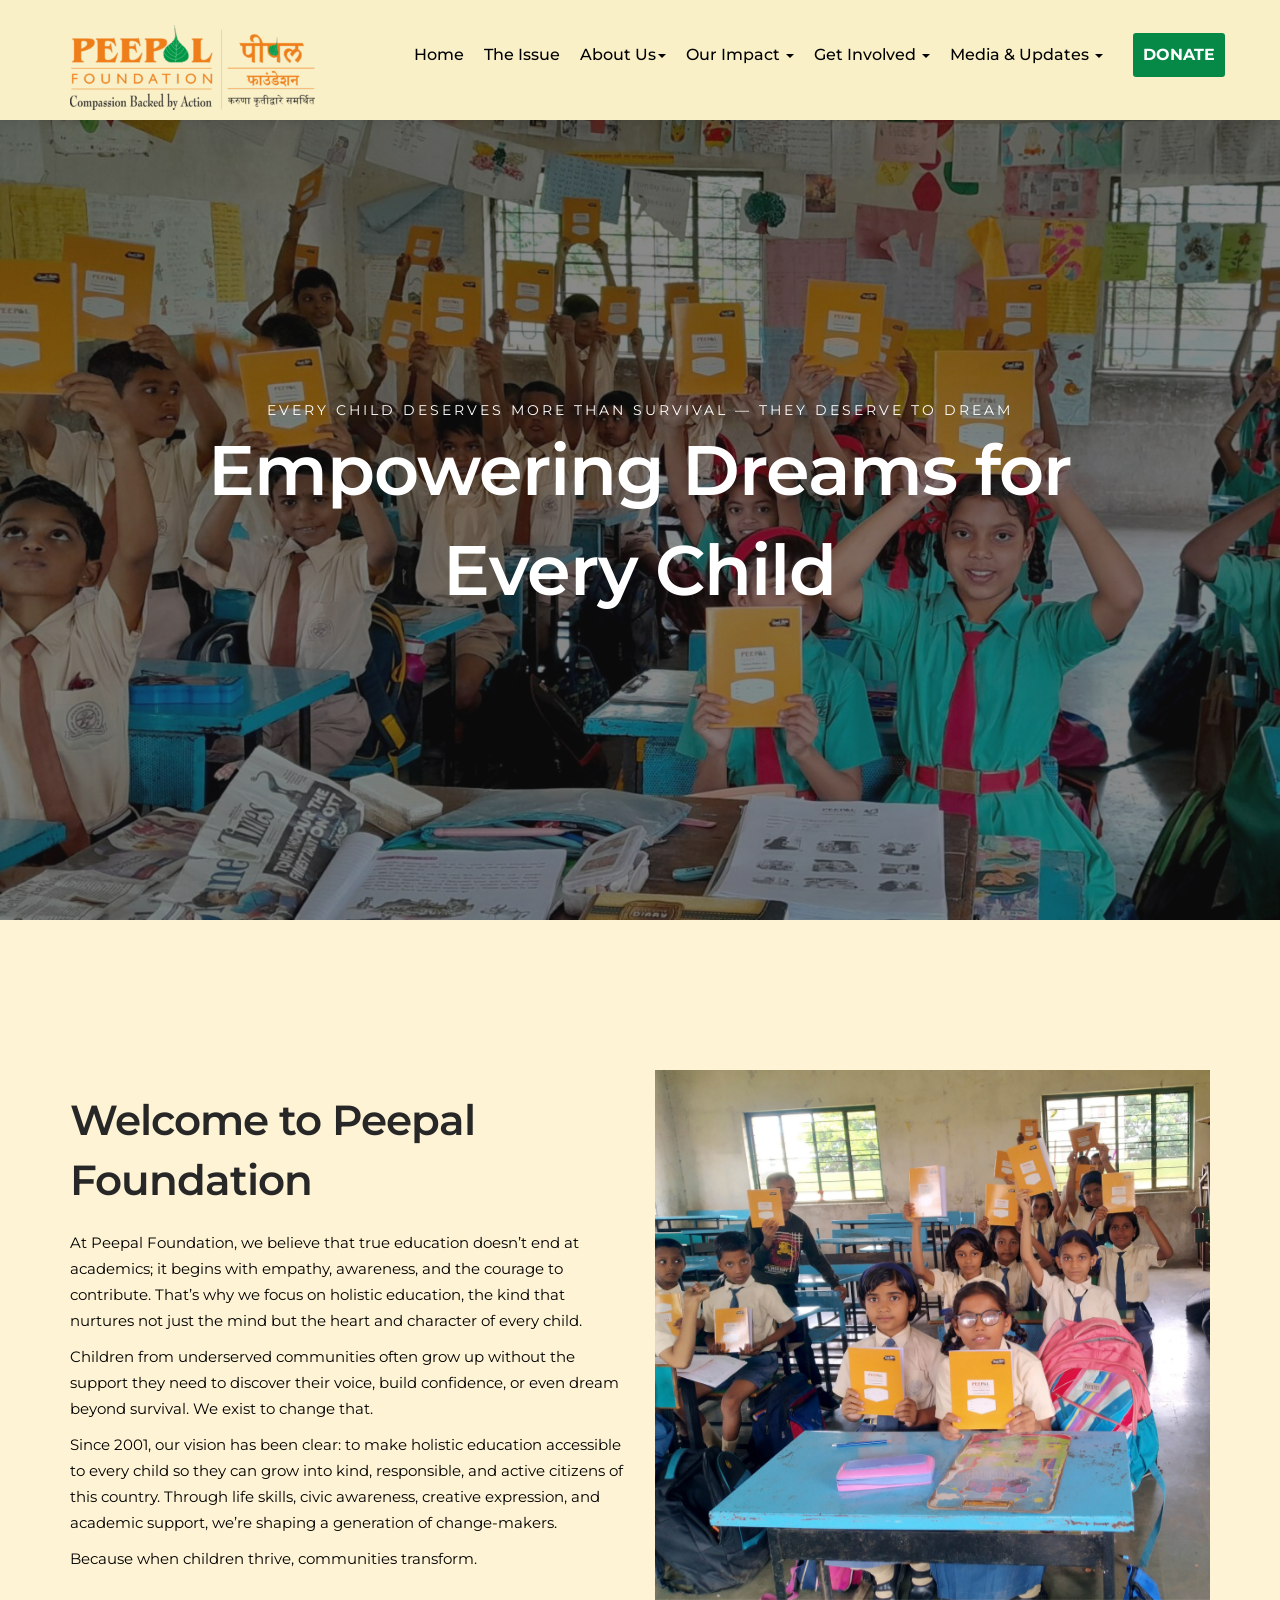
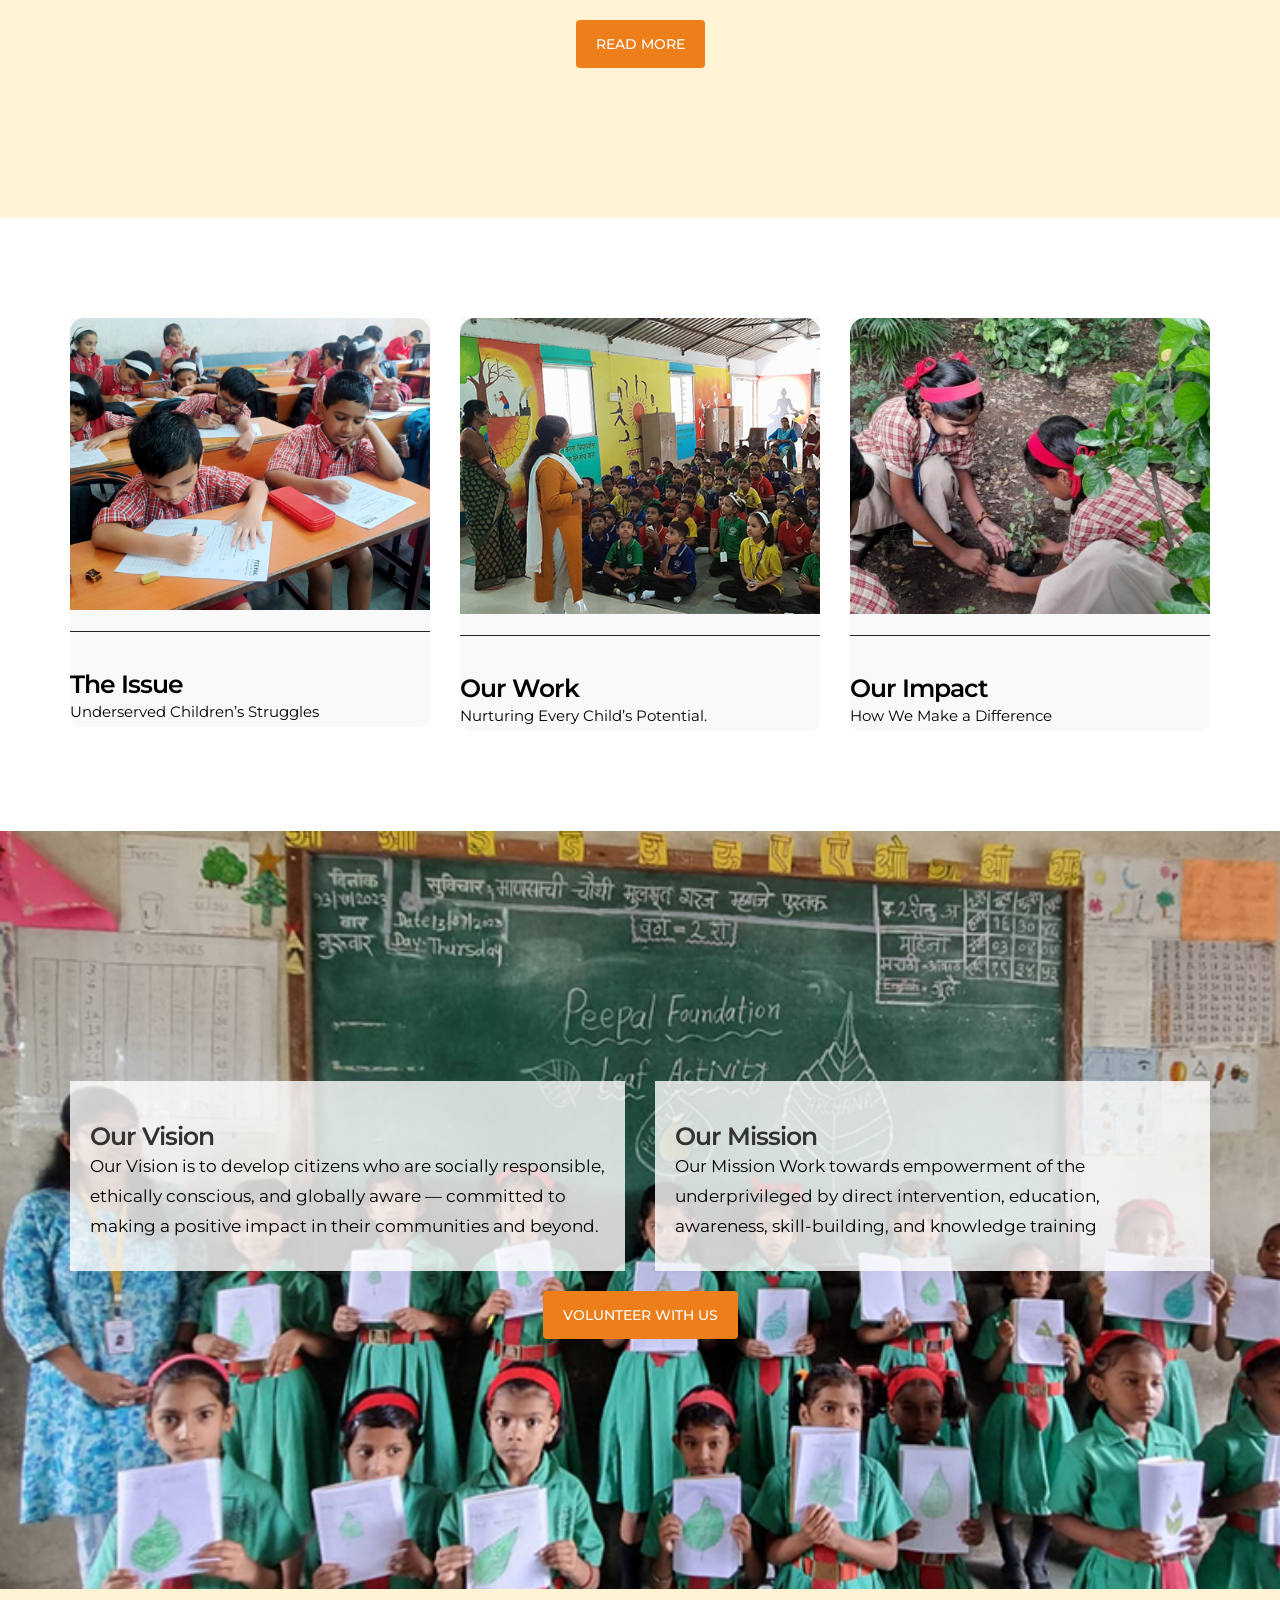
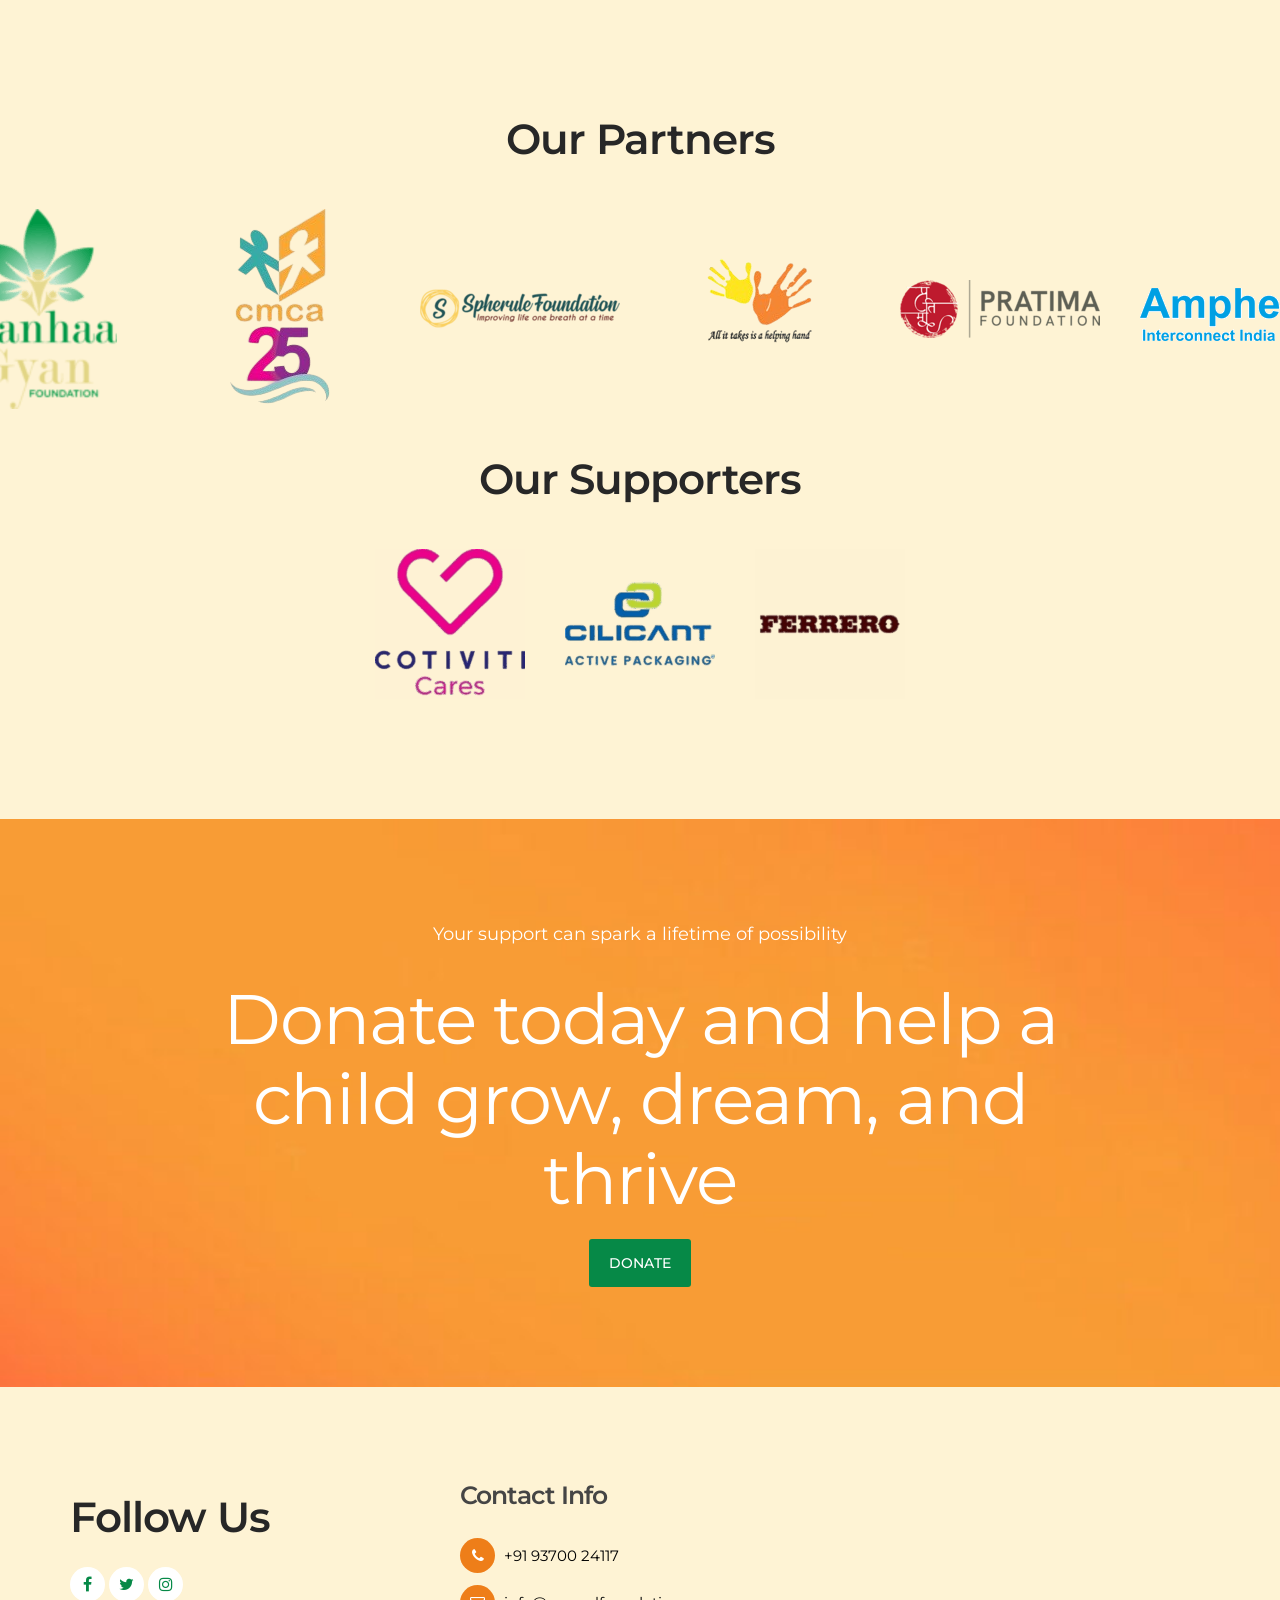
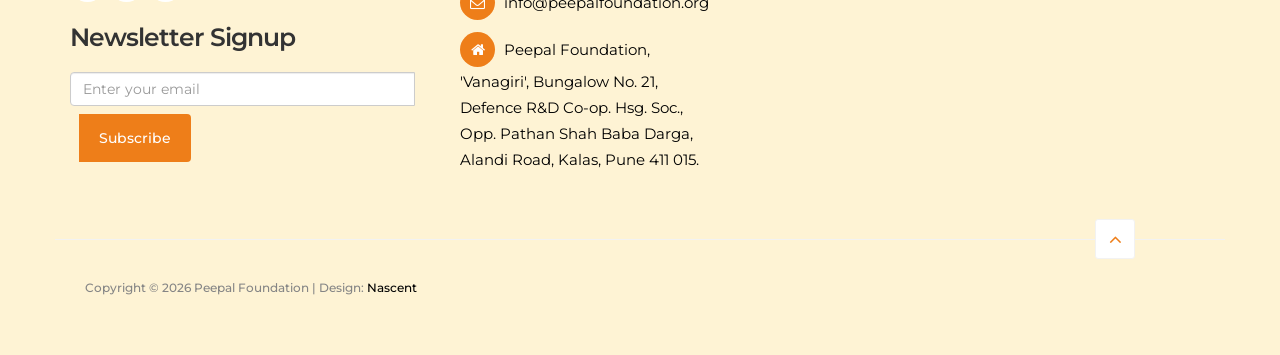
<file: index.html>
<!DOCTYPE html>
<html lang="en">

<head>

     <title>Peepal Foundation</title>
     <!--

Template 2098 Health

http://www.tooplate.com/view/2098-health

-->
     <meta charset="UTF-8">
     <meta http-equiv="X-UA-Compatible" content="IE=Edge">
     <meta name="description" content="">
     <meta name="keywords" content="">
     <meta name="author" content="Nascent">
     <meta name="viewport" content="width=device-width, initial-scale=1, maximum-scale=1">

     <link rel="stylesheet" href="css/bootstrap.min.css">
     <link rel="stylesheet" href="css/font-awesome.min.css">
     <link rel="stylesheet" href="css/animate.css">
     <link rel="stylesheet" href="css/owl.carousel.css">
     <link rel="stylesheet" href="css/owl.theme.default.min.css">

     <!-- MAIN CSS -->
     <link rel="stylesheet" href="css/peepal-style.css">

     <link rel="icon" type="image/x-icon" href="images/icon-01-1.png">


</head>

<body id="top" data-spy="scroll" data-target=".navbar-collapse" data-offset="50">

     <!-- PRE LOADER -->
     <section class="preloader">
          <div class="spinner">

               <span class="spinner-rotate"></span>

          </div>
     </section>


     <!-- MENU -->
     <section class="navbar navbar-default navbar-static-top" role="navigation">
          <div class="container">

               <div class="navbar-header">
                    <button class="navbar-toggle" data-toggle="collapse" data-target=".navbar-collapse">
                         <span class="icon icon-bar"></span>
                         <span class="icon icon-bar"></span>
                         <span class="icon icon-bar"></span>
                    </button>

                    <!-- lOGO TEXT HERE -->
                    <a href="index.html" class="navbar-brand"><img src="images/Peepal-Eng_Mar-Logo-scaled-245x85.png"
                              class="img-responsive" alt="Peepal Foundation"></a>
               </div>

               <!-- MENU LINKS -->
               <div class="collapse navbar-collapse">
                    <ul class="nav navbar-nav navbar-right">
                         <li><a href="index.html" class="smoothScroll">Home</a></li>
                         <li><a href="the-issue.html" class="smoothScroll">The Issue</a></li>
                         <li class="dropdown">
                              <a href="#" class="dropdown-toggle" data-toggle="dropdown" role="button"
                                   aria-haspopup="true" aria-expanded="false">About Us<span class="caret"></span></a>
                              <ul class="dropdown-menu">
                                   <li><a href="our-journey.html">Our Journey</a></li>
                                   <li role="separator" class="divider"></li>
                                   <li><a href="our-focus.html">Our Focus</a></li>
                                   <li role="separator" class="divider"></li>
                                   <li><a href="our-partners.html">Our Partner</a></li>
                                   <li role="separator" class="divider"></li>
                                   <li><a href="our-leadership.html">Our Leadership</a></li>
                                   <li role="separator" class="divider"></li>
                                   <li><a href="our-team.html">Our Team</a></li>
                                   <li role="separator" class="divider"></li>
                                   <li class="dropdown-submenu">
                                        <a href="#" class="dropdown-toggle">Our Policies</a>
                                        <ul class="dropdown-menu">
                                             <li><a href="Downloads/PF-CHILD-PROTECTION-POLICY.pdf"
                                                       target="_blank">Child Protection</a></li>
                                             <li role="separator" class="divider"></li>
                                             <li><a href="Downloads/PF-Sexual-harrasment-policy.pdf"
                                                       target="_blank">Sextual Harassment</a></li>
                                        </ul>
                                   </li>
                              </ul>
                         </li>
                         <li class="dropdown">
                              <a href="#" class="dropdown-toggle" data-toggle="dropdown" role="button"
                                   aria-haspopup="true" aria-expanded="false">Our Impact <span class="caret"></span></a>
                              <ul class="dropdown-menu">
                                   <li><a href="our-stories.html">Our Stories</a></li>
                                   <li role="separator" class="divider"></li>
                                   <li><a href="our-work.html">Our Work</a></li>
                              </ul>
                         </li>
                         <li class="dropdown">
                              <a href="#" class="dropdown-toggle" data-toggle="dropdown" role="button"
                                   aria-haspopup="true" aria-expanded="false">Get Involved <span
                                        class="caret"></span></a>
                              <ul class="dropdown-menu">
                                   <li><a href="donate.html">Donate</a></li>
                                   <li role="separator" class="divider"></li>
                                   <li><a href="volunteer.html">Volunteer With Us</a></li>
                              </ul>
                         </li>
                         <li class="dropdown">
                              <a href="#" class="dropdown-toggle" data-toggle="dropdown" role="button"
                                   aria-haspopup="true" aria-expanded="false">Media & Updates <span
                                        class="caret"></span></a>
                              <ul class="dropdown-menu">
                                   <li><a href="annual-reports.html">Annual Report</a></li>
                                   <li role="separator" class="divider"></li>
                                   <li><a href="newsletter.html">Newsletter</a></li>
                                   <li role="separator" class="divider"></li>
                                   <li><a href="papper-cuttings.html">Paper Cuttings</a></li>
                              </ul>
                         </li>
                         <li class="appointment-btn"><a href="donate.html">DONATE</a></li>
                    </ul>
               </div>

          </div>
     </section>


     <!-- HOME -->
     <section id="home" class="slider" data-stellar-background-ratio="0.5">
          <div class="container">
               <div class="row">

                    <div class="owl-carousel owl-theme">
                         <div class="item item-first">
                              <div class="caption">
                                   <div class="col-md-offset-1 col-md-10">
                                        <h3>Every child deserves more than survival — they deserve to dream</h3>
                                        <h1>Empowering Dreams for Every Child</h1>
                                        <!-- <a href="donate.html" class="section-btn btn btn-default smoothScroll">DONATE</a> -->
                                   </div>
                              </div>
                         </div>

                         <!-- <div class="item item-second">
                                   <div class="caption">
                                        <div class="col-md-offset-1 col-md-10">
                                             <h3>Aenean luctus lobortis tellus</h3>
                                             <h1>New Lifestyle</h1>
                                             <a href="#about" class="section-btn btn btn-default btn-gray smoothScroll">DONATE</a>
                                        </div>
                                   </div>
                              </div>

                              <div class="item item-third">
                                   <div class="caption">
                                        <div class="col-md-offset-1 col-md-10">
                                             <h3>Pellentesque nec libero nisi</h3>
                                             <h1>Your Health Benefits</h1>
                                             <a href="#news" class="section-btn btn btn-default btn-blue smoothScroll">Read Stories</a>
                                        </div>
                                   </div>
                              </div> -->
                    </div>

               </div>
          </div>
     </section>


     <!-- ABOUT -->
     <section id="about">
          <div class="container">
               <div class="row">
                    <div class="col-md-6 col-sm-6">
                         <div class="about-info">
                              <h2 class="wow fadeInUp" data-wow-delay="0.6s">Welcome to Peepal Foundation</h2>
                              <div class="wow fadeInUp" data-wow-delay="0.8s">
                                   <p>At Peepal Foundation, we believe that true education doesn’t end at academics; it
                                        begins with empathy, awareness, and the courage to contribute. That’s why we
                                        focus on holistic education, the kind that nurtures not just the mind but the
                                        heart and character of every child.</p>
                                   <p>Children from underserved communities often grow up without the support they need
                                        to discover their voice, build confidence, or even dream beyond survival. We
                                        exist to change that.</p>
                                   <p>Since 2001, our vision has been clear: to make holistic education accessible to
                                        every child so they can grow into kind, responsible, and active citizens of this
                                        country. Through life skills, civic awareness, creative expression, and academic
                                        support, we’re shaping a generation of change-makers.</p>
                                   <p>Because when children thrive, communities transform.</p>
                              </div>

                         </div>
                    </div>
                    <div class="col-md-6 col-sm-6">
                         <div class="wow fadeInUp" data-wow-delay="1s">
                              <img src="images/home-about-peepal-foundation.jpg" class="img-responsive" alt="">
                         </div>
                    </div>
               </div>
               <div class="row" style="margin-top: 20px;">
                    <div class="col-md-12 col-sm-12 wow fadeInUp" data-wow-delay="1.2s">
                         <center><a href="our-journey.html" class="btn btn-warning smoothScroll">READ MORE</a></center>
                    </div>
               </div>
          </div>
     </section>


     <section id="strategy" data-stellar-background-ratio="1">
          <div class="container">
               <div class="row">

                    <div class="col-md-4 col-sm-4">
                         <div class="strategy-thumb wow fadeInUp" data-wow-delay="0.2s">
                              <img src="images/strategy-image1.jpg" class="img-responsive" alt="">
                              <div class="strategy-info">
                                   <h3>The Issue</h3>
                                   <p>Underserved Children’s Struggles</p>
                              </div>
                         </div>
                    </div>
                    <div class="col-md-4 col-sm-4">
                         <div class="strategy-thumb wow fadeInUp" data-wow-delay="0.4s">
                              <img src="images/strategy-image2.jpg" class="img-responsive" alt="">
                              <div class="strategy-info">
                                   <h3>Our Work</h3>
                                   <p>Nurturing Every Child’s Potential.</p>
                              </div>
                         </div>
                    </div>
                    <div class="col-md-4 col-sm-4">
                         <div class="strategy-thumb wow fadeInUp" data-wow-delay="0.6s">
                              <img src="images/strategy-image3.jpg" class="img-responsive" alt="">
                              <div class="strategy-info">
                                   <h3>Our Impact</h3>
                                   <p>How We Make a Difference</p>
                              </div>
                         </div>
                    </div>
               </div>
          </div>
     </section>

     <section id="vision">
          <div class="container">
               <div class="row">
                    <div class="col-md-6 col-sm-6">
                         <div class="vision-info wow fadeInUp" data-wow-delay="0.2s">
                              <h3>Our Vision</h3>
                              <p>Our Vision is to develop citizens who are socially responsible, ethically conscious,
                                   and globally aware — committed to making a positive impact in their communities and
                                   beyond.</p>
                         </div>
                    </div>
                    <div class="col-md-6 col-sm-6">
                         <div class="vision-info wow fadeInUp" data-wow-delay="0.2s">
                              <h3>Our Mission</h3>
                              <p>Our Mission Work towards empowerment of the underprivileged by direct intervention,
                                   education, awareness, skill-building, and knowledge training</p>
                         </div>
                    </div>
               </div>
               <div class="row" style="margin-top: 20px;">
                    <div class="col-md-12 col-sm-12 wow fadeInUp" data-wow-delay="1.2s">
                         <center><a href="volunteer.html" class="btn btn-warning smoothScroll">VOLUNTEER WITH US</a>
                         </center>
                    </div>
               </div>
          </div>
     </section>


     <section id="partner">
          <div class="container">
               <center>
                    <h2 class="wow fadeInUp" data-wow-delay="0.2s">Our Partners</h2>
               </center>

               <div class="row">
                    <div class="partner-info">
                         <img src="images/partner/01_Nanhagyan-Foundation-2.png" class="img-responsive" alt="">
                         <img src="images/partner/02_CMCA-removebg-preview-1.png" class="img-responsive" alt="">
                         <img src="images/partner/03_Spherule-Foundation-1.png" class="img-responsive" alt="">
                         <img src="images/partner/04_Dr._Anjali_Morris_Foundation-removebg-preview-1.png"
                              class="img-responsive" alt="">
                         <img src="images/partner/05_Pratima-Foundation-2.png" class="img-responsive" alt="">
                         <img src="images/partner/06_Amphenol.png" class="img-responsive" alt="">
                    </div>
               </div>
               <center>
                    <h2 class="wow fadeInUp" data-wow-delay="0.2s">Our Supporters</h2>
                    </h2>
               </center>
               <div class="row">
                    <div class="partner-info">
                         <img src="images/supporter/8cf21d88-74ba-4789-96ed-d6de599c7d9a_removalai_preview-150x150.png"
                              class="img-responsive" alt="">
                         <img src="images/supporter/26da1ec6-cbab-4dba-9e02-1f4559dbd733_removalai_preview-150x150.png"
                              class="img-responsive" alt="">
                         <img src="images/supporter/132671f1-fcc9-4948-8b4f-b00dd2eeade1_removalai_preview-150x150.png"
                              class="img-responsive" alt="">
                    </div>
               </div>
          </div>
     </section>

     <section id="donate">
          <div class="container" style="display: flex;justify-content: center;align-items: center;">

               <div style="width: 80%;">
                    <center>
                         <p>
                              Your support can spark a lifetime of possibility</p>
                         <h2 class="wow fadeInUp" data-wow-delay="0.2s">Donate today and help a child grow, dream, and
                              thrive</h2>
                         <a href="donate.html" class="section-btn btn btn-default smoothScroll">DONATE</a>
                    </center>
               </div>
          </div>
     </section>


     <!-- FOOTER -->
     <footer data-stellar-background-ratio="5">
          <div class="container">
               <div class="row">

                    <div class="col-md-4 col-sm-4">
                         <div class="footer-thumb">
                              <div class="opening-hours">
                                   <h2 class="wow fadeInUp" data-wow-delay="0.4s">Follow Us</h2>
                              </div>

                              <ul class="social-icon">
                                   <li><a href="https://www.facebook.com/PeepalFoundationpune" class="fa fa-facebook"
                                             attr="facebook icon"></a></li>
                                   <li><a href="https://www.instagram.com/_peepalfoundation_official/"
                                             class="fa fa-twitter"></a></li>
                                   <li><a href="https://www.youtube.com/@peepalfoundation/featured"
                                             class="fa fa-instagram"></a></li>
                              </ul>
                              <div class="opening-hours">
                                   <h3 class="wow fadeInUp" data-wow-delay="0.4s">Newsletter Signup</h3>
                                   <div class="row">
                                        <div class="col-md-12">
                                             <form id="newsletterForm" action="#" method="get" class="wow fadeInUp"
                                                  data-wow-delay="0.8s">
                                                  <div class="input-group">
                                                       <input type="email" class="form-control"
                                                            placeholder="Enter your email" aria-label="Email Address"
                                                            aria-describedby="subscribe-button">
                                                       <span class="input-group-btn">
                                                            <button class="btn btn-warning" type="button"
                                                                 id="subscribe-button">Subscribe</button>
                                                       </span>
                                                  </div>
                                             </form>
                                        </div>
                                   </div>
                              </div>
                         </div>
                    </div>


                    <div class="col-md-4 col-sm-4">
                         <div class="footer-thumb">
                              <h4 class="wow fadeInUp" data-wow-delay="0.4s">Contact Info</h4>

                              <div class="contact-info">
                                   <p><i class="fa fa-phone"></i> <a hre="tel:+91937024117">+91 93700 24117</a></p>
                                   <p><i class="fa fa-envelope-o"></i> <a
                                             href="mailto:info@peepalfoundation.org">info@peepalfoundation.org</a></p>

                                   <p style="color:#000000;"><i class="fa fa-home"></i> Peepal Foundation,<br />
                                        'Vanagiri', Bungalow No. 21,<br />
                                        Defence R&D Co-op. Hsg. Soc.,<br />
                                        Opp. Pathan Shah Baba Darga,<br />
                                        Alandi Road, Kalas, Pune 411 015.</p>
                              </div>
                         </div>
                    </div>

                    <div class="col-md-4 col-sm-4">
                         <iframe
                              src="https://www.google.com/maps/embed?pb=!1m18!1m12!1m3!1d3781.8095839204148!2d73.87503267604535!3d18.582621482523063!2m3!1f0!2f0!3f0!3m2!1i1024!2i768!4f13.1!3m3!1m2!1s0x3bc2bf51898a632d%3A0xffb5db7c22df99db!2sPeepal%20Foundation!5e0!3m2!1sen!2sin!4v1781786557194!5m2!1sen!2sin"
                              width="100%" height="250" style="border:0;" allowfullscreen="" loading="lazy"
                              referrerpolicy="no-referrer-when-downgrade"></iframe>
                    </div>

                    <div class="col-md-12 col-sm-12 border-top">
                         <div class="col-md-4 col-sm-6">
                              <div class="copyright-text">
                                   <p>Copyright &copy;
                                        <script>document.write(new Date().getFullYear());</script> Peepal Foundation

                                        | Design: <a href="https://www.nascent.co.in" target="_parent">Nascent</a>
                                   </p>
                              </div>
                         </div>
                         <div class="col-md-6 col-sm-6">
                              <!-- <div class="footer-link"> 
                                   <a href="#">Laboratory Tests</a>
                                   <a href="#">Departments</a>
                                   <a href="#">Insurance Policy</a>
                                   <a href="#">Careers</a>
                              </div> -->
                         </div>
                         <div class="col-md-2 col-sm-2 text-align-center">
                              <div class="angle-up-btn">
                                   <a href="#top" class="smoothScroll wow fadeInUp" data-wow-delay="1.2s"><i
                                             class="fa fa-angle-up"></i></a>
                              </div>
                         </div>
                    </div>

               </div>
          </div>
     </footer>

     <!-- SCRIPTS -->
     <script src="js/jquery.js"></script>
     <script src="js/bootstrap.min.js"></script>
     <!-- <script src="js/jquery.sticky.js"></script> -->
     <script src="js/jquery.stellar.min.js"></script>
     <script src="js/wow.min.js"></script>
     <script src="js/smoothscroll.js"></script>
     <script src="js/owl.carousel.min.js"></script>
     <script src="js/custom.js"></script>

     <!--Menu Related Scripts-->
     <!-- <script src="https://ajax.googleapis.com/ajax/libs/jquery/1.12.4/jquery.min.js"></script>
          <script>
    // Enable click-to-open for submenu on mobile
    $('.dropdown-submenu a').on("click", function(e) {
        var submenu = $(this).next('.dropdown-menu');
        if (submenu.is(':visible')) {
            submenu.hide();
        } else {
            submenu.show();
        }
        e.stopPropagation();
        e.preventDefault();
    });
</script> -->

</body>

</html>
</file>
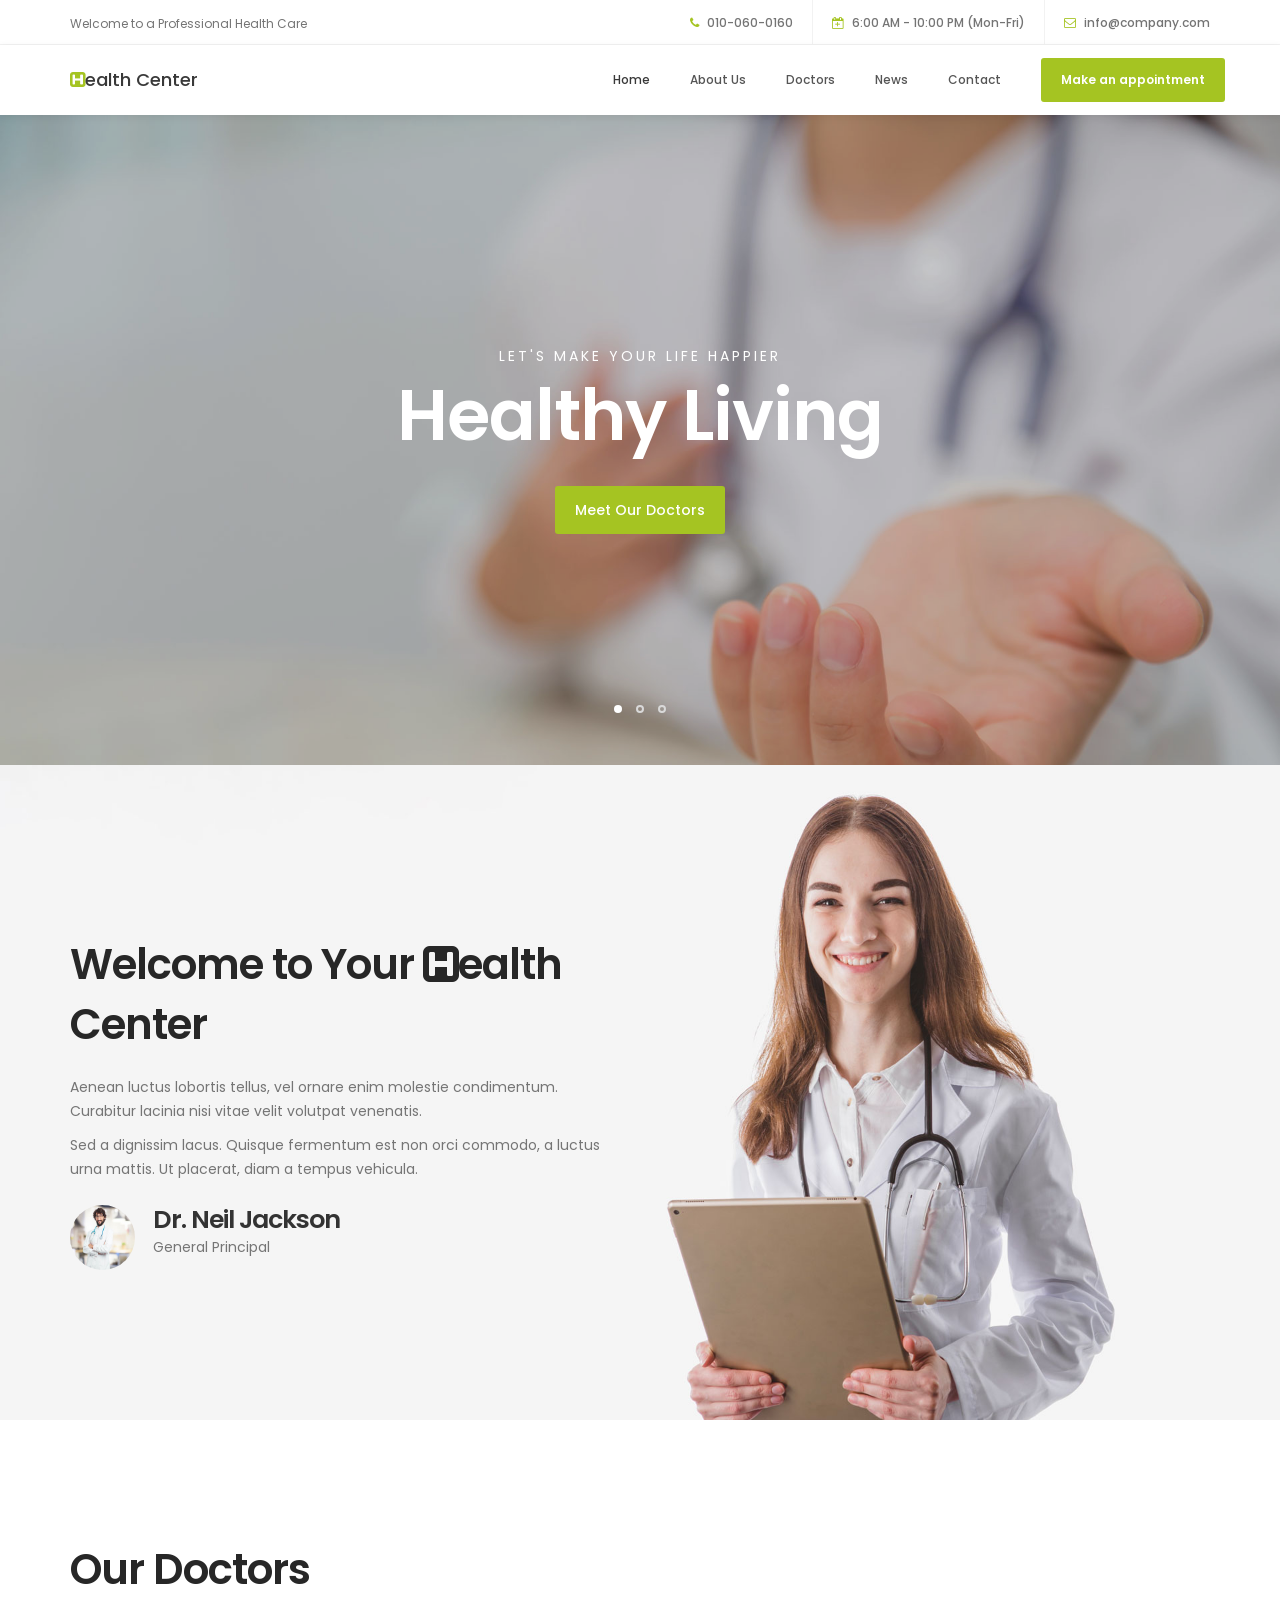
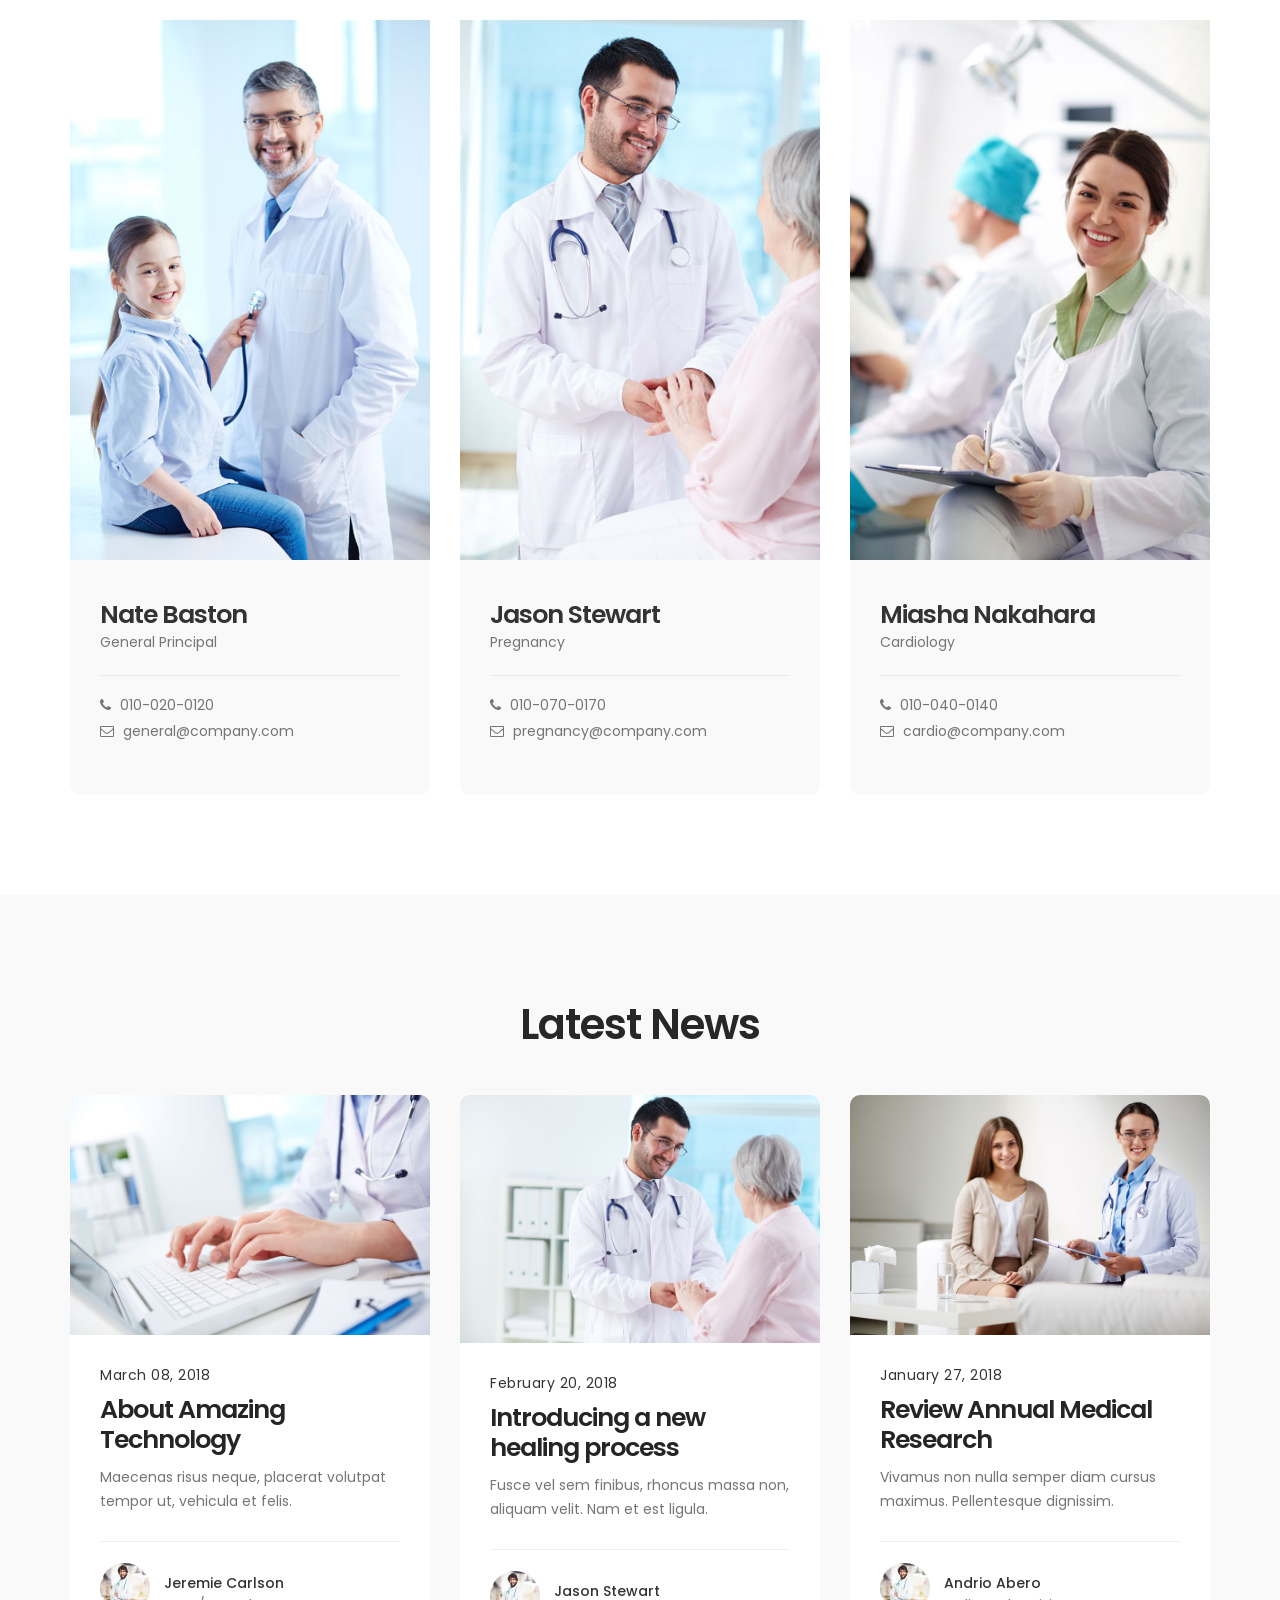
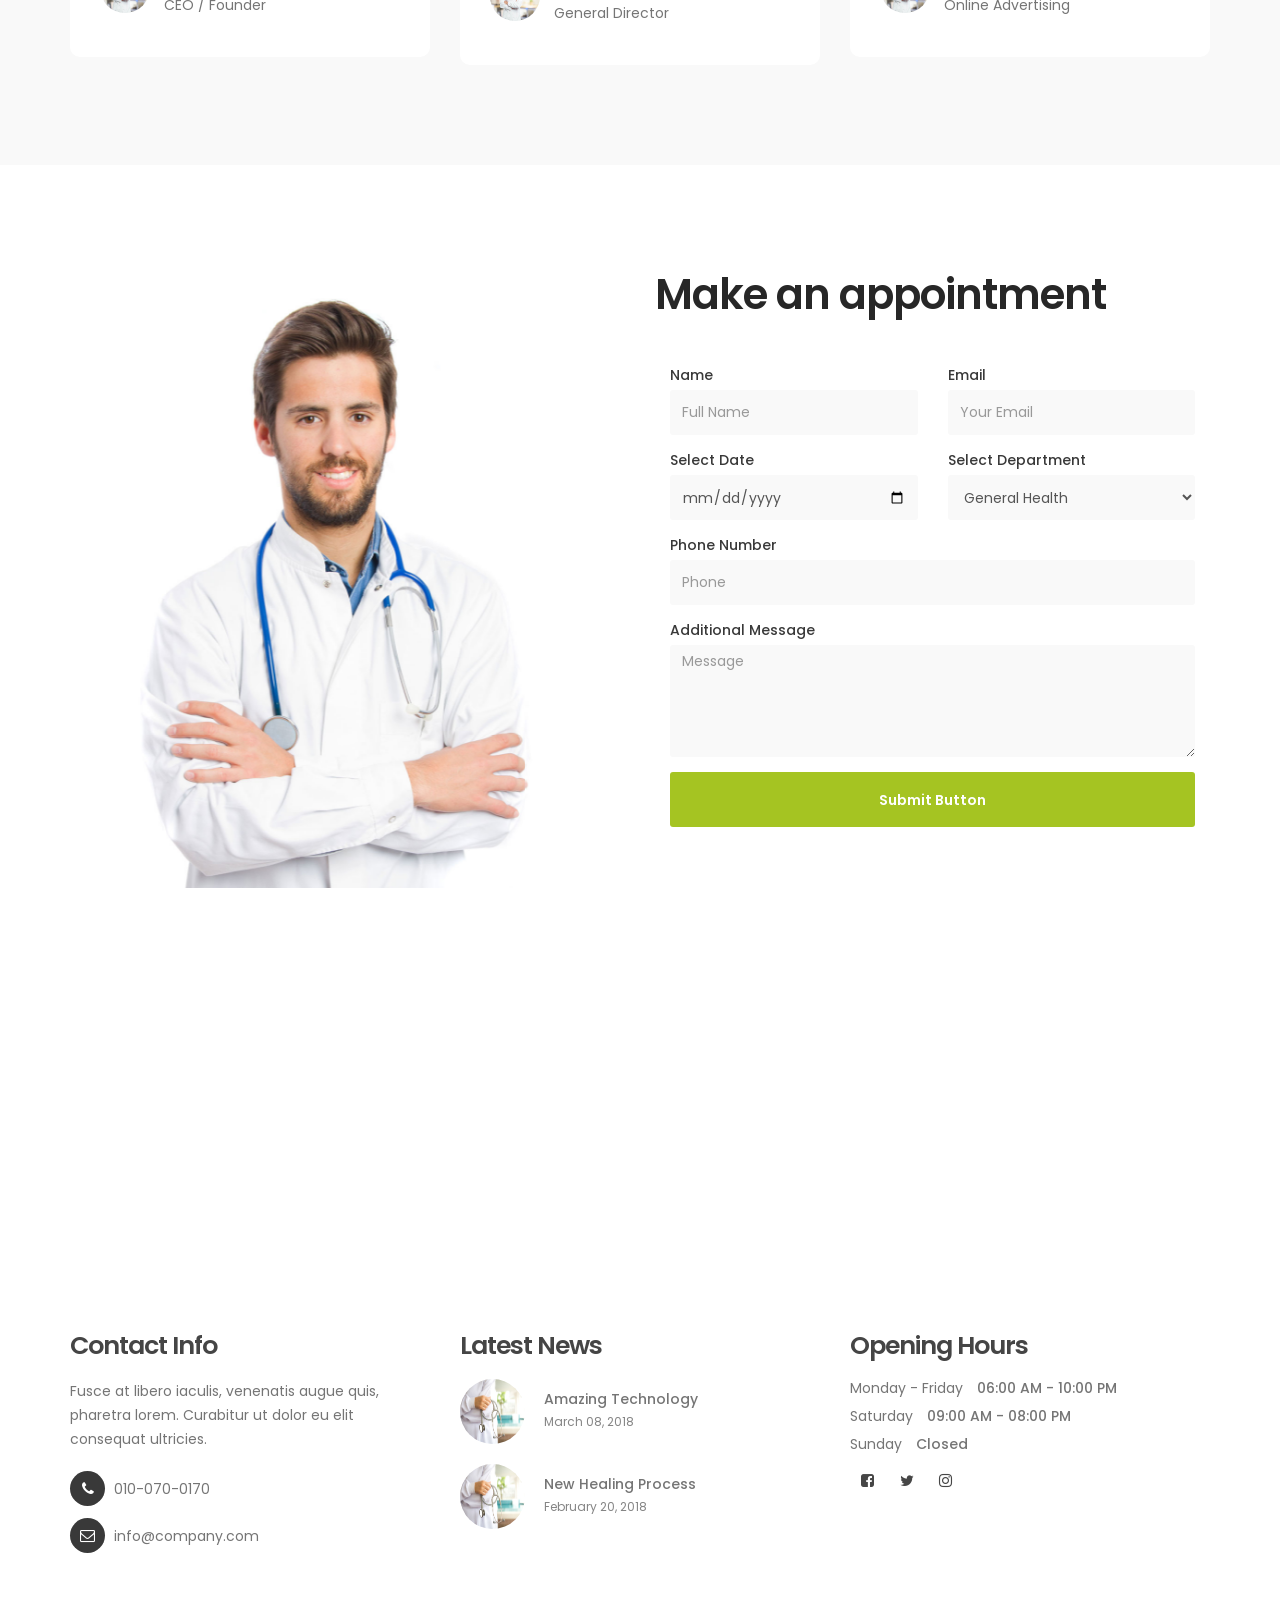
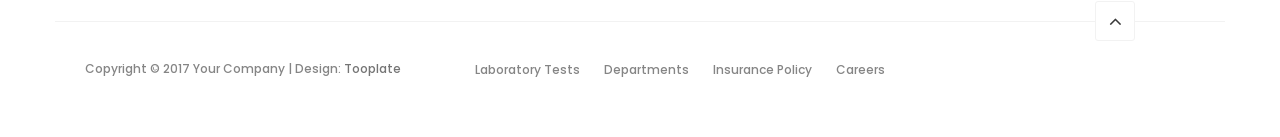
<file: Template/health-center-master/index.html>
<!DOCTYPE html>
<html lang="en">
<head>

     <title>Health - Medical Website Template</title>
<!--

Template 2098 Health

http://www.tooplate.com/view/2098-health

-->
     <meta charset="UTF-8">
     <meta http-equiv="X-UA-Compatible" content="IE=Edge">
     <meta name="description" content="">
     <meta name="keywords" content="">
     <meta name="author" content="Tooplate">
     <meta name="viewport" content="width=device-width, initial-scale=1, maximum-scale=1">

     <link rel="stylesheet" href="css/bootstrap.min.css">
     <link rel="stylesheet" href="css/font-awesome.min.css">
     <link rel="stylesheet" href="css/animate.css">
     <link rel="stylesheet" href="css/owl.carousel.css">
     <link rel="stylesheet" href="css/owl.theme.default.min.css">

     <!-- MAIN CSS -->
     <link rel="stylesheet" href="css/tooplate-style.css">

</head>
<body id="top" data-spy="scroll" data-target=".navbar-collapse" data-offset="50">

     <!-- PRE LOADER -->
     <section class="preloader">
          <div class="spinner">

               <span class="spinner-rotate"></span>
               
          </div>
     </section>


     <!-- HEADER -->
     <header>
          <div class="container">
               <div class="row">

                    <div class="col-md-4 col-sm-5">
                         <p>Welcome to a Professional Health Care</p>
                    </div>
                         
                    <div class="col-md-8 col-sm-7 text-align-right">
                         <span class="phone-icon"><i class="fa fa-phone"></i> 010-060-0160</span>
                         <span class="date-icon"><i class="fa fa-calendar-plus-o"></i> 6:00 AM - 10:00 PM (Mon-Fri)</span>
                         <span class="email-icon"><i class="fa fa-envelope-o"></i> <a href="#">info@company.com</a></span>
                    </div>

               </div>
          </div>
     </header>


     <!-- MENU -->
     <section class="navbar navbar-default navbar-static-top" role="navigation">
          <div class="container">

               <div class="navbar-header">
                    <button class="navbar-toggle" data-toggle="collapse" data-target=".navbar-collapse">
                         <span class="icon icon-bar"></span>
                         <span class="icon icon-bar"></span>
                         <span class="icon icon-bar"></span>
                    </button>

                    <!-- lOGO TEXT HERE -->
                    <a href="index.html" class="navbar-brand"><i class="fa fa-h-square"></i>ealth Center</a>
               </div>

               <!-- MENU LINKS -->
               <div class="collapse navbar-collapse">
                    <ul class="nav navbar-nav navbar-right">
                         <li><a href="#top" class="smoothScroll">Home</a></li>
                         <li><a href="#about" class="smoothScroll">About Us</a></li>
                         <li><a href="#team" class="smoothScroll">Doctors</a></li>
                         <li><a href="#news" class="smoothScroll">News</a></li>
                         <li><a href="#google-map" class="smoothScroll">Contact</a></li>
                         <li class="appointment-btn"><a href="#appointment">Make an appointment</a></li>
                    </ul>
               </div>

          </div>
     </section>


     <!-- HOME -->
     <section id="home" class="slider" data-stellar-background-ratio="0.5">
          <div class="container">
               <div class="row">

                         <div class="owl-carousel owl-theme">
                              <div class="item item-first">
                                   <div class="caption">
                                        <div class="col-md-offset-1 col-md-10">
                                             <h3>Let's make your life happier</h3>
                                             <h1>Healthy Living</h1>
                                             <a href="#team" class="section-btn btn btn-default smoothScroll">Meet Our Doctors</a>
                                        </div>
                                   </div>
                              </div>

                              <div class="item item-second">
                                   <div class="caption">
                                        <div class="col-md-offset-1 col-md-10">
                                             <h3>Aenean luctus lobortis tellus</h3>
                                             <h1>New Lifestyle</h1>
                                             <a href="#about" class="section-btn btn btn-default btn-gray smoothScroll">More About Us</a>
                                        </div>
                                   </div>
                              </div>

                              <div class="item item-third">
                                   <div class="caption">
                                        <div class="col-md-offset-1 col-md-10">
                                             <h3>Pellentesque nec libero nisi</h3>
                                             <h1>Your Health Benefits</h1>
                                             <a href="#news" class="section-btn btn btn-default btn-blue smoothScroll">Read Stories</a>
                                        </div>
                                   </div>
                              </div>
                         </div>

               </div>
          </div>
     </section>


     <!-- ABOUT -->
     <section id="about">
          <div class="container">
               <div class="row">

                    <div class="col-md-6 col-sm-6">
                         <div class="about-info">
                              <h2 class="wow fadeInUp" data-wow-delay="0.6s">Welcome to Your <i class="fa fa-h-square"></i>ealth Center</h2>
                              <div class="wow fadeInUp" data-wow-delay="0.8s">
                                   <p>Aenean luctus lobortis tellus, vel ornare enim molestie condimentum. Curabitur lacinia nisi vitae velit volutpat venenatis.</p>
                                   <p>Sed a dignissim lacus. Quisque fermentum est non orci commodo, a luctus urna mattis. Ut placerat, diam a tempus vehicula.</p>
                              </div>
                              <figure class="profile wow fadeInUp" data-wow-delay="1s">
                                   <img src="images/author-image.jpg" class="img-responsive" alt="">
                                   <figcaption>
                                        <h3>Dr. Neil Jackson</h3>
                                        <p>General Principal</p>
                                   </figcaption>
                              </figure>
                         </div>
                    </div>
                    
               </div>
          </div>
     </section>


     <!-- TEAM -->
     <section id="team" data-stellar-background-ratio="1">
          <div class="container">
               <div class="row">

                    <div class="col-md-6 col-sm-6">
                         <div class="about-info">
                              <h2 class="wow fadeInUp" data-wow-delay="0.1s">Our Doctors</h2>
                         </div>
                    </div>

                    <div class="clearfix"></div>

                    <div class="col-md-4 col-sm-6">
                         <div class="team-thumb wow fadeInUp" data-wow-delay="0.2s">
                              <img src="images/team-image1.jpg" class="img-responsive" alt="">

                                   <div class="team-info">
                                        <h3>Nate Baston</h3>
                                        <p>General Principal</p>
                                        <div class="team-contact-info">
                                             <p><i class="fa fa-phone"></i> 010-020-0120</p>
                                             <p><i class="fa fa-envelope-o"></i> <a href="#">general@company.com</a></p>
                                        </div>
                                        <ul class="social-icon">
                                             <li><a href="#" class="fa fa-linkedin-square"></a></li>
                                             <li><a href="#" class="fa fa-envelope-o"></a></li>
                                        </ul>
                                   </div>

                         </div>
                    </div>

                    <div class="col-md-4 col-sm-6">
                         <div class="team-thumb wow fadeInUp" data-wow-delay="0.4s">
                              <img src="images/team-image2.jpg" class="img-responsive" alt="">

                                   <div class="team-info">
                                        <h3>Jason Stewart</h3>
                                        <p>Pregnancy</p>
                                        <div class="team-contact-info">
                                             <p><i class="fa fa-phone"></i> 010-070-0170</p>
                                             <p><i class="fa fa-envelope-o"></i> <a href="#">pregnancy@company.com</a></p>
                                        </div>
                                        <ul class="social-icon">
                                             <li><a href="#" class="fa fa-facebook-square"></a></li>
                                             <li><a href="#" class="fa fa-envelope-o"></a></li>
                                             <li><a href="#" class="fa fa-flickr"></a></li>
                                        </ul>
                                   </div>

                         </div>
                    </div>

                    <div class="col-md-4 col-sm-6">
                         <div class="team-thumb wow fadeInUp" data-wow-delay="0.6s">
                              <img src="images/team-image3.jpg" class="img-responsive" alt="">

                                   <div class="team-info">
                                        <h3>Miasha Nakahara</h3>
                                        <p>Cardiology</p>
                                        <div class="team-contact-info">
                                             <p><i class="fa fa-phone"></i> 010-040-0140</p>
                                             <p><i class="fa fa-envelope-o"></i> <a href="#">cardio@company.com</a></p>
                                        </div>
                                        <ul class="social-icon">
                                             <li><a href="#" class="fa fa-twitter"></a></li>
                                             <li><a href="#" class="fa fa-envelope-o"></a></li>
                                        </ul>
                                   </div>

                         </div>
                    </div>
                    
               </div>
          </div>
     </section>


     <!-- NEWS -->
     <section id="news" data-stellar-background-ratio="2.5">
          <div class="container">
               <div class="row">

                    <div class="col-md-12 col-sm-12">
                         <!-- SECTION TITLE -->
                         <div class="section-title wow fadeInUp" data-wow-delay="0.1s">
                              <h2>Latest News</h2>
                         </div>
                    </div>

                    <div class="col-md-4 col-sm-6">
                         <!-- NEWS THUMB -->
                         <div class="news-thumb wow fadeInUp" data-wow-delay="0.4s">
                              <a href="news-detail.html">
                                   <img src="images/news-image1.jpg" class="img-responsive" alt="">
                              </a>
                              <div class="news-info">
                                   <span>March 08, 2018</span>
                                   <h3><a href="news-detail.html">About Amazing Technology</a></h3>
                                   <p>Maecenas risus neque, placerat volutpat tempor ut, vehicula et felis.</p>
                                   <div class="author">
                                        <img src="images/author-image.jpg" class="img-responsive" alt="">
                                        <div class="author-info">
                                             <h5>Jeremie Carlson</h5>
                                             <p>CEO / Founder</p>
                                        </div>
                                   </div>
                              </div>
                         </div>
                    </div>

                    <div class="col-md-4 col-sm-6">
                         <!-- NEWS THUMB -->
                         <div class="news-thumb wow fadeInUp" data-wow-delay="0.6s">
                              <a href="news-detail.html">
                                   <img src="images/news-image2.jpg" class="img-responsive" alt="">
                              </a>
                              <div class="news-info">
                                   <span>February 20, 2018</span>
                                   <h3><a href="news-detail.html">Introducing a new healing process</a></h3>
                                   <p>Fusce vel sem finibus, rhoncus massa non, aliquam velit. Nam et est ligula.</p>
                                   <div class="author">
                                        <img src="images/author-image.jpg" class="img-responsive" alt="">
                                        <div class="author-info">
                                             <h5>Jason Stewart</h5>
                                             <p>General Director</p>
                                        </div>
                                   </div>
                              </div>
                         </div>
                    </div>

                    <div class="col-md-4 col-sm-6">
                         <!-- NEWS THUMB -->
                         <div class="news-thumb wow fadeInUp" data-wow-delay="0.8s">
                              <a href="news-detail.html">
                                   <img src="images/news-image3.jpg" class="img-responsive" alt="">
                              </a>
                              <div class="news-info">
                                   <span>January 27, 2018</span>
                                   <h3><a href="news-detail.html">Review Annual Medical Research</a></h3>
                                   <p>Vivamus non nulla semper diam cursus maximus. Pellentesque dignissim.</p>
                                   <div class="author">
                                        <img src="images/author-image.jpg" class="img-responsive" alt="">
                                        <div class="author-info">
                                             <h5>Andrio Abero</h5>
                                             <p>Online Advertising</p>
                                        </div>
                                   </div>
                              </div>
                         </div>
                    </div>

               </div>
          </div>
     </section>


     <!-- MAKE AN APPOINTMENT -->
     <section id="appointment" data-stellar-background-ratio="3">
          <div class="container">
               <div class="row">

                    <div class="col-md-6 col-sm-6">
                         <img src="images/appointment-image.jpg" class="img-responsive" alt="">
                    </div>

                    <div class="col-md-6 col-sm-6">
                         <!-- CONTACT FORM HERE -->
                         <form id="appointment-form" role="form" method="post" action="#">

                              <!-- SECTION TITLE -->
                              <div class="section-title wow fadeInUp" data-wow-delay="0.4s">
                                   <h2>Make an appointment</h2>
                              </div>

                              <div class="wow fadeInUp" data-wow-delay="0.8s">
                                   <div class="col-md-6 col-sm-6">
                                        <label for="name">Name</label>
                                        <input type="text" class="form-control" id="name" name="name" placeholder="Full Name">
                                   </div>

                                   <div class="col-md-6 col-sm-6">
                                        <label for="email">Email</label>
                                        <input type="email" class="form-control" id="email" name="email" placeholder="Your Email">
                                   </div>

                                   <div class="col-md-6 col-sm-6">
                                        <label for="date">Select Date</label>
                                        <input type="date" name="date" value="" class="form-control">
                                   </div>

                                   <div class="col-md-6 col-sm-6">
                                        <label for="select">Select Department</label>
                                        <select class="form-control">
                                             <option>General Health</option>
                                             <option>Cardiology</option>
                                             <option>Dental</option>
                                             <option>Medical Research</option>
                                        </select>
                                   </div>

                                   <div class="col-md-12 col-sm-12">
                                        <label for="telephone">Phone Number</label>
                                        <input type="tel" class="form-control" id="phone" name="phone" placeholder="Phone">
                                        <label for="Message">Additional Message</label>
                                        <textarea class="form-control" rows="5" id="message" name="message" placeholder="Message"></textarea>
                                        <button type="submit" class="form-control" id="cf-submit" name="submit">Submit Button</button>
                                   </div>
                              </div>
                        </form>
                    </div>

               </div>
          </div>
     </section>


     <!-- GOOGLE MAP -->
     <section id="google-map">
     <!-- How to change your own map point
            1. Go to Google Maps
            2. Click on your location point
            3. Click "Share" and choose "Embed map" tab
            4. Copy only URL and paste it within the src="" field below
	-->
          <iframe src="https://www.google.com/maps/embed?pb=!1m18!1m12!1m3!1d3647.3030413476204!2d100.5641230193719!3d13.757206847615207!2m3!1f0!2f0!3f0!3m2!1i1024!2i768!4f13.1!3m3!1m2!1s0x0%3A0xf51ce6427b7918fc!2sG+Tower!5e0!3m2!1sen!2sth!4v1510722015945" width="100%" height="350" frameborder="0" style="border:0" allowfullscreen></iframe>
     </section>           


     <!-- FOOTER -->
     <footer data-stellar-background-ratio="5">
          <div class="container">
               <div class="row">

                    <div class="col-md-4 col-sm-4">
                         <div class="footer-thumb"> 
                              <h4 class="wow fadeInUp" data-wow-delay="0.4s">Contact Info</h4>
                              <p>Fusce at libero iaculis, venenatis augue quis, pharetra lorem. Curabitur ut dolor eu elit consequat ultricies.</p>

                              <div class="contact-info">
                                   <p><i class="fa fa-phone"></i> 010-070-0170</p>
                                   <p><i class="fa fa-envelope-o"></i> <a href="#">info@company.com</a></p>
                              </div>
                         </div>
                    </div>

                    <div class="col-md-4 col-sm-4"> 
                         <div class="footer-thumb"> 
                              <h4 class="wow fadeInUp" data-wow-delay="0.4s">Latest News</h4>
                              <div class="latest-stories">
                                   <div class="stories-image">
                                        <a href="#"><img src="images/news-image.jpg" class="img-responsive" alt=""></a>
                                   </div>
                                   <div class="stories-info">
                                        <a href="#"><h5>Amazing Technology</h5></a>
                                        <span>March 08, 2018</span>
                                   </div>
                              </div>

                              <div class="latest-stories">
                                   <div class="stories-image">
                                        <a href="#"><img src="images/news-image.jpg" class="img-responsive" alt=""></a>
                                   </div>
                                   <div class="stories-info">
                                        <a href="#"><h5>New Healing Process</h5></a>
                                        <span>February 20, 2018</span>
                                   </div>
                              </div>
                         </div>
                    </div>

                    <div class="col-md-4 col-sm-4"> 
                         <div class="footer-thumb">
                              <div class="opening-hours">
                                   <h4 class="wow fadeInUp" data-wow-delay="0.4s">Opening Hours</h4>
                                   <p>Monday - Friday <span>06:00 AM - 10:00 PM</span></p>
                                   <p>Saturday <span>09:00 AM - 08:00 PM</span></p>
                                   <p>Sunday <span>Closed</span></p>
                              </div> 

                              <ul class="social-icon">
                                   <li><a href="https://www.facebook.com/tooplate" class="fa fa-facebook-square" attr="facebook icon"></a></li>
                                   <li><a href="#" class="fa fa-twitter"></a></li>
                                   <li><a href="#" class="fa fa-instagram"></a></li>
                              </ul>
                         </div>
                    </div>

                    <div class="col-md-12 col-sm-12 border-top">
                         <div class="col-md-4 col-sm-6">
                              <div class="copyright-text"> 
                                   <p>Copyright &copy; 2017 Your Company 
                                   
                                   | Design: <a href="http://www.tooplate.com" target="_parent">Tooplate</a></p>
                              </div>
                         </div>
                         <div class="col-md-6 col-sm-6">
                              <div class="footer-link"> 
                                   <a href="#">Laboratory Tests</a>
                                   <a href="#">Departments</a>
                                   <a href="#">Insurance Policy</a>
                                   <a href="#">Careers</a>
                              </div>
                         </div>
                         <div class="col-md-2 col-sm-2 text-align-center">
                              <div class="angle-up-btn"> 
                                  <a href="#top" class="smoothScroll wow fadeInUp" data-wow-delay="1.2s"><i class="fa fa-angle-up"></i></a>
                              </div>
                         </div>   
                    </div>
                    
               </div>
          </div>
     </footer>

     <!-- SCRIPTS -->
     <script src="js/jquery.js"></script>
     <script src="js/bootstrap.min.js"></script>
     <script src="js/jquery.sticky.js"></script>
     <script src="js/jquery.stellar.min.js"></script>
     <script src="js/wow.min.js"></script>
     <script src="js/smoothscroll.js"></script>
     <script src="js/owl.carousel.min.js"></script>
     <script src="js/custom.js"></script>

</body>
</html>
</file>
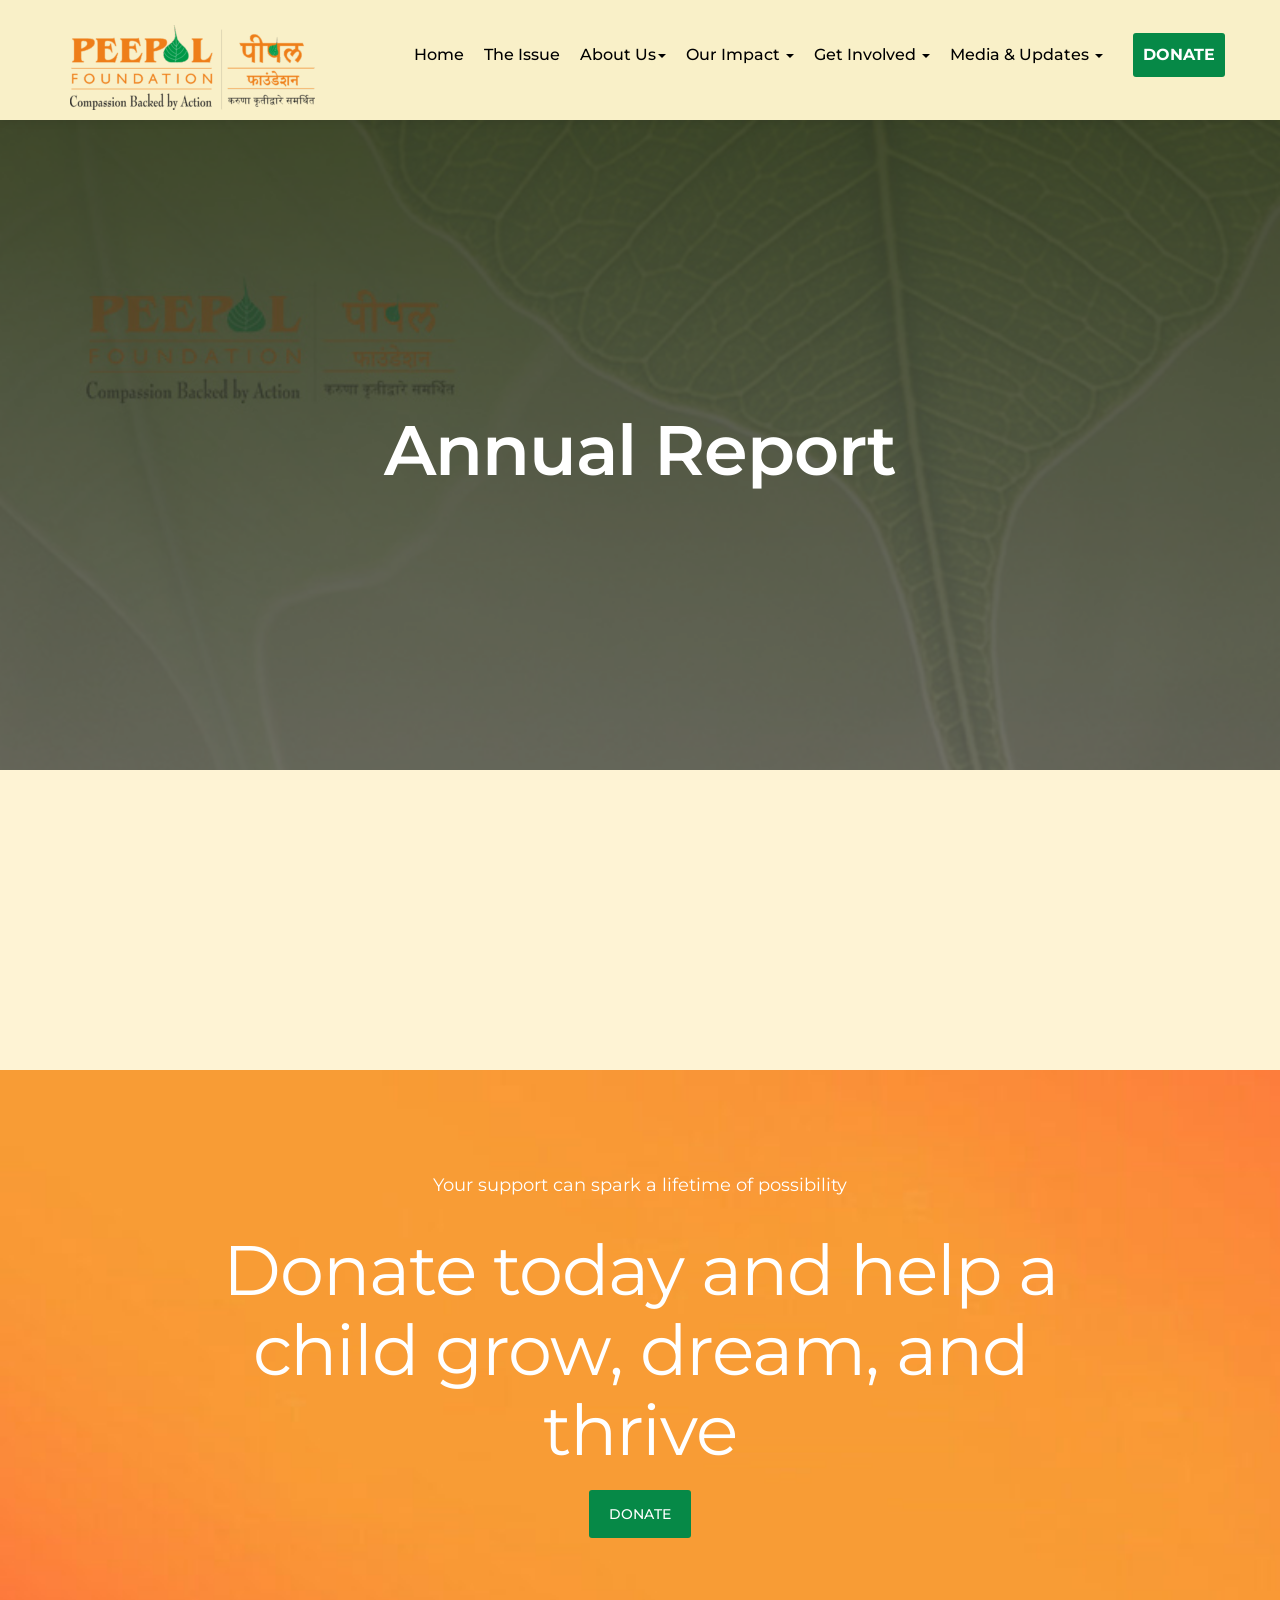
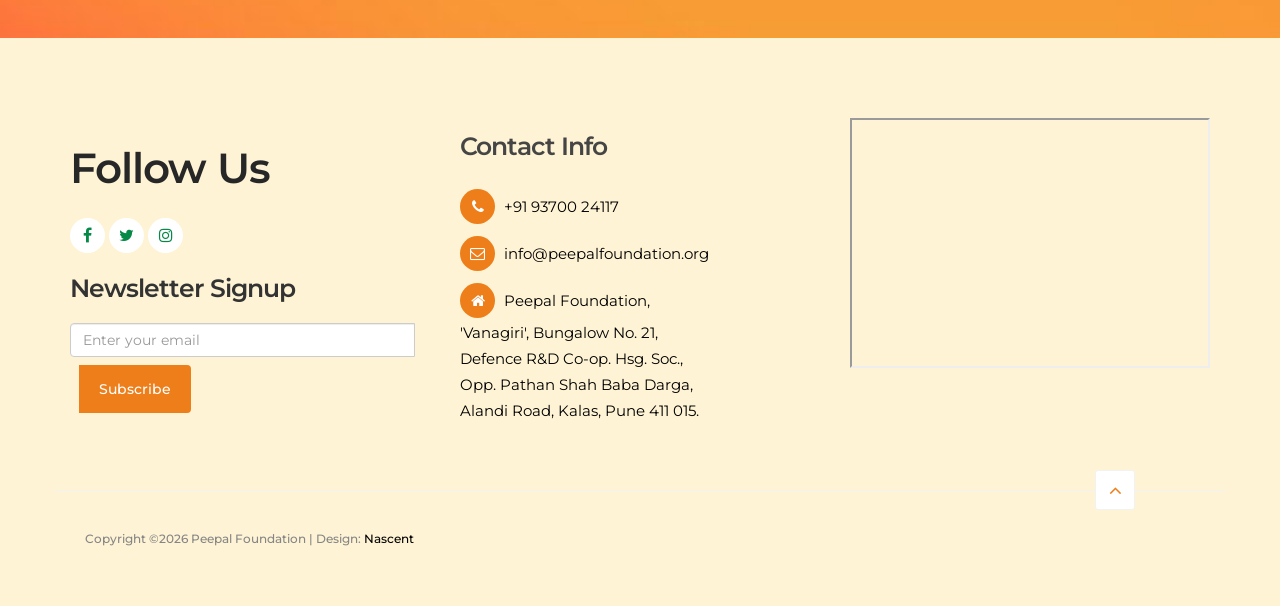
<file: annual-reports.html>
<!DOCTYPE html>
<html lang="en">
<head>

     <title>Annual Report - Peepal Foundation</title>
<!--

Template 2098 Health

http://www.tooplate.com/view/2098-health

-->
     <meta charset="UTF-8">
     <meta http-equiv="X-UA-Compatible" content="IE=Edge">
     <meta name="description" content="">
     <meta name="keywords" content="">
     <meta name="author" content="Nascent">
     <meta name="viewport" content="width=device-width, initial-scale=1, maximum-scale=1">

     <link rel="stylesheet" href="css/bootstrap.min.css">
     <link rel="stylesheet" href="css/font-awesome.min.css">
     <link rel="stylesheet" href="css/animate.css">
     <link rel="stylesheet" href="css/owl.carousel.css">
     <link rel="stylesheet" href="css/owl.theme.default.min.css">

     <!-- MAIN CSS -->
     <link rel="stylesheet" href="css/peepal-style.css">

     <link rel="icon" type="image/x-icon" href="images/icon-01-1.png">


</head>
<body id="top" data-spy="scroll" data-target=".navbar-collapse" data-offset="50">

     <!-- PRE LOADER -->
     <section class="preloader">
          <div class="spinner">

               <span class="spinner-rotate"></span>
               
          </div>
     </section>


     <!-- MENU -->
     <section class="navbar navbar-default navbar-static-top" role="navigation">
          <div class="container">

               <div class="navbar-header">
                    <button class="navbar-toggle" data-toggle="collapse" data-target=".navbar-collapse">
                         <span class="icon icon-bar"></span>
                         <span class="icon icon-bar"></span>
                         <span class="icon icon-bar"></span>
                    </button>

                    <!-- lOGO TEXT HERE -->
                    <a href="index.html" class="navbar-brand"><img src="images/Peepal-Eng_Mar-Logo-scaled-245x85.png"
                              class="img-responsive" alt="Peepal Foundation"></a>
               </div>

               <!-- MENU LINKS -->
               <div class="collapse navbar-collapse">
                    <ul class="nav navbar-nav navbar-right">
                         <li><a href="index.html" class="smoothScroll">Home</a></li>
                         <li><a href="the-issue.html" class="smoothScroll">The Issue</a></li>
                         <li class="dropdown">
                              <a href="#" class="dropdown-toggle" data-toggle="dropdown" role="button"
                                   aria-haspopup="true" aria-expanded="false">About Us<span class="caret"></span></a>
                              <ul class="dropdown-menu">
                                   <li><a href="our-journey.html">Our Journey</a></li>
                                   <li role="separator" class="divider"></li>
                                   <li><a href="our-focus.html">Our Focus</a></li>
                                   <li role="separator" class="divider"></li>
                                   <li><a href="our-partners.html">Our Partner</a></li>
                                   <li role="separator" class="divider"></li>
                                   <li><a href="our-leadership.html">Our Leadership</a></li>
                                   <li role="separator" class="divider"></li>
                                   <li><a href="our-team.html">Our Team</a></li>
                                   <li role="separator" class="divider"></li>
                                   <li class="dropdown-submenu">
                                        <a href="#" class="dropdown-toggle">Our Policies</a>
                                        <ul class="dropdown-menu">
                                             <li><a href="Downloads/PF-CHILD-PROTECTION-POLICY.pdf"
                                                       target="_blank">Child Protection</a></li>
                                             <li role="separator" class="divider"></li>
                                             <li><a href="Downloads/PF-Sexual-harrasment-policy.pdf"
                                                       target="_blank">Sextual Harassment</a></li>
                                        </ul>
                                   </li>
                              </ul>
                         </li>
                         <li class="dropdown">
                              <a href="#" class="dropdown-toggle" data-toggle="dropdown" role="button"
                                   aria-haspopup="true" aria-expanded="false">Our Impact <span class="caret"></span></a>
                              <ul class="dropdown-menu">
                                   <li><a href="our-stories.html">Our Stories</a></li>
                                   <li role="separator" class="divider"></li>
                                   <li><a href="our-work.html">Our Work</a></li>
                              </ul>
                         </li>
                         <li class="dropdown">
                              <a href="#" class="dropdown-toggle" data-toggle="dropdown" role="button"
                                   aria-haspopup="true" aria-expanded="false">Get Involved <span
                                        class="caret"></span></a>
                              <ul class="dropdown-menu">
                                   <li><a href="donate.html">Donate</a></li>
                                   <li role="separator" class="divider"></li>
                                   <li><a href="volunteer.html">Volunteer With Us</a></li>
                              </ul>
                         </li>
                         <li class="dropdown">
                              <a href="#" class="dropdown-toggle" data-toggle="dropdown" role="button"
                                   aria-haspopup="true" aria-expanded="false">Media & Updates <span
                                        class="caret"></span></a>
                              <ul class="dropdown-menu">
                                   <li><a href="annual-reports.html">Annual Report</a></li>
                                   <li role="separator" class="divider"></li>
                                   <li><a href="newsletter.html">Newsletter</a></li>
                                   <li role="separator" class="divider"></li>
                                   <li><a href="papper-cuttings.html">Paper Cuttings</a></li>
                              </ul>
                         </li>
                         <li class="appointment-btn"><a href="donate.html">DONATE</a></li>
                    </ul>
               </div>

          </div>
     </section>


     <!-- Content Header -->
    <section id="content-header" class="content-slider">
    <div class="container">
        <div class="row">
            <div class="item" style="background-image: url('images/banner/MEDIA-UPDATES-2.jpg');">               
                <div class="caption">
                    <div class="col-md-offset-1 col-md-10">
                         <!-- <p>From 30 Children to 35,000+ Lives Transformed</p> -->
                        <h1 class="row wow fadeInUp" data-wow-delay="0.4s">
                            Annual Report</h1>
                    </div>
                </div>
            </div>
        </div>
    </div>
</section>


     <!-- ABOUT -->
     <section id="about">
          <div class="container">
               <div class="row">
                    <div class="about-info">
                         
                    </div>
               </div>
          </div>
     </section>

     <section id="donate">
          <div class="container" style="display: flex;justify-content: center;align-items: center;">
               
               <div style="width: 80%;"><center><p>
Your support can spark a lifetime of possibility</p>
               <h2 class="wow fadeInUp" data-wow-delay="0.2s">Donate today and help a child grow, dream, and thrive</h2>
                               <a href="donate.html" class="section-btn btn btn-default smoothScroll">DONATE</a>   
                    </center>
          </div>
          </div>
          </section>
     

     <!-- FOOTER -->
     <footer data-stellar-background-ratio="5">
          <div class="container">
               <div class="row">

                    <div class="col-md-4 col-sm-4"> 
                         <div class="footer-thumb">
                              <div class="opening-hours">
                                   <h2 class="wow fadeInUp" data-wow-delay="0.4s">Follow Us</h2>
                              </div> 

                              <ul class="social-icon">
                                   <li><a href="https://www.facebook.com/PeepalFoundationpune" class="fa fa-facebook" attr="facebook icon"></a></li>
                                   <li><a href="https://www.instagram.com/_peepalfoundation_official/" class="fa fa-twitter"></a></li>
                                   <li><a href="https://www.youtube.com/@peepalfoundation/featured" class="fa fa-instagram"></a></li>
                              </ul>
                              <div class="opening-hours">
                                   <h3 class="wow fadeInUp" data-wow-delay="0.4s">Newsletter Signup</h3>
                                   <div class="row">
                                        <div class="col-md-12">
                                             <form id="newsletterForm" action="#" method="get" class="wow fadeInUp" data-wow-delay="0.8s">
                                                  <div class="input-group">
                                                       <input type="email" class="form-control" placeholder="Enter your email" aria-label="Email Address" aria-describedby="subscribe-button">
                                                       <span class="input-group-btn">
                                                            <button class="btn btn-warning" type="button" id="subscribe-button">Subscribe</button>
                                                       </span>
                                                  </div>
                                             </form>                                             
                                        </div>
                                   </div>
                              </div> 
                         </div>
                    </div>


                    <div class="col-md-4 col-sm-4">
                         <div class="footer-thumb"> 
                              <h4 class="wow fadeInUp" data-wow-delay="0.4s">Contact Info</h4>
                              
                              <div class="contact-info">
                                   <p><i class="fa fa-phone"></i> <a hre="tel:+91937024117">+91 93700 24117</a></p>
                                   <p><i class="fa fa-envelope-o"></i> <a href="mailto:info@peepalfoundation.org">info@peepalfoundation.org</a></p>
                                   
                              <p style="color:#000000;"><i class="fa fa-home"></i> Peepal Foundation,<br/>
'Vanagiri', Bungalow No. 21,<br/>
Defence R&D Co-op. Hsg. Soc.,<br/>
Opp. Pathan Shah Baba Darga,<br/>
Alandi Road, Kalas, Pune 411 015.</p>
                              </div>
                         </div>
                    </div>

                    <div class="col-md-4 col-sm-4"> 
                         <iframe style="width: 100%; height: 250px;" loading="lazy"
        src="https://maps.google.com/maps?q=%E2%80%98Vanagiri%E2%80%99%20Bungalow%20No.%2021%2C%20Defence%20R%26D%20Co-Op.Hsg.Soc.%2C%20Opp.%20Pathanshah%20Baba%20Darga%2C%20Alandi%20Road%2C%20Kalas%2C%20Pune%20411%20015&amp;t=m&amp;z=10&amp;output=embed&amp;iwloc=near"
        title="‘Vanagiri’ Bungalow No. 21, Defence R&amp;D Co-Op.Hsg.Soc., Opp. Pathanshah Baba Darga, Alandi Road, Kalas, Pune 411 015"
        aria-label="‘Vanagiri’ Bungalow No. 21, Defence R&amp;D Co-Op.Hsg.Soc., Opp. Pathanshah Baba Darga, Alandi Road, Kalas, Pune 411 015"></iframe>
                    </div>

                    <div class="col-md-12 col-sm-12 border-top">
                         <div class="col-md-4 col-sm-6">
                              <div class="copyright-text"> 
                                   <p>Copyright &copy;<script>document.write(new Date().getFullYear());</script> Peepal Foundation 
                                   
                                   | Design: <a href="https://www.nascent.co.in" target="_parent">Nascent</a></p>
                              </div>
                         </div>
                         <div class="col-md-6 col-sm-6">
                              <!-- <div class="footer-link"> 
                                   <a href="#">Laboratory Tests</a>
                                   <a href="#">Departments</a>
                                   <a href="#">Insurance Policy</a>
                                   <a href="#">Careers</a>
                              </div> -->
                         </div>
                         <div class="col-md-2 col-sm-2 text-align-center">
                              <div class="angle-up-btn"> 
                                  <a href="#top" class="smoothScroll wow fadeInUp" data-wow-delay="1.2s"><i class="fa fa-angle-up"></i></a>
                              </div>
                         </div>   
                    </div>
                    
               </div>
          </div>
     </footer>

     <!-- SCRIPTS -->
     <script src="js/jquery.js"></script>
     <script src="js/bootstrap.min.js"></script>
     <script src="js/jquery.sticky.js"></script>
     <script src="js/jquery.stellar.min.js"></script>
     <script src="js/wow.min.js"></script>
     <script src="js/smoothscroll.js"></script>
     <script src="js/owl.carousel.min.js"></script>
     <script src="js/custom.js"></script>

</body>
</html>
</file>
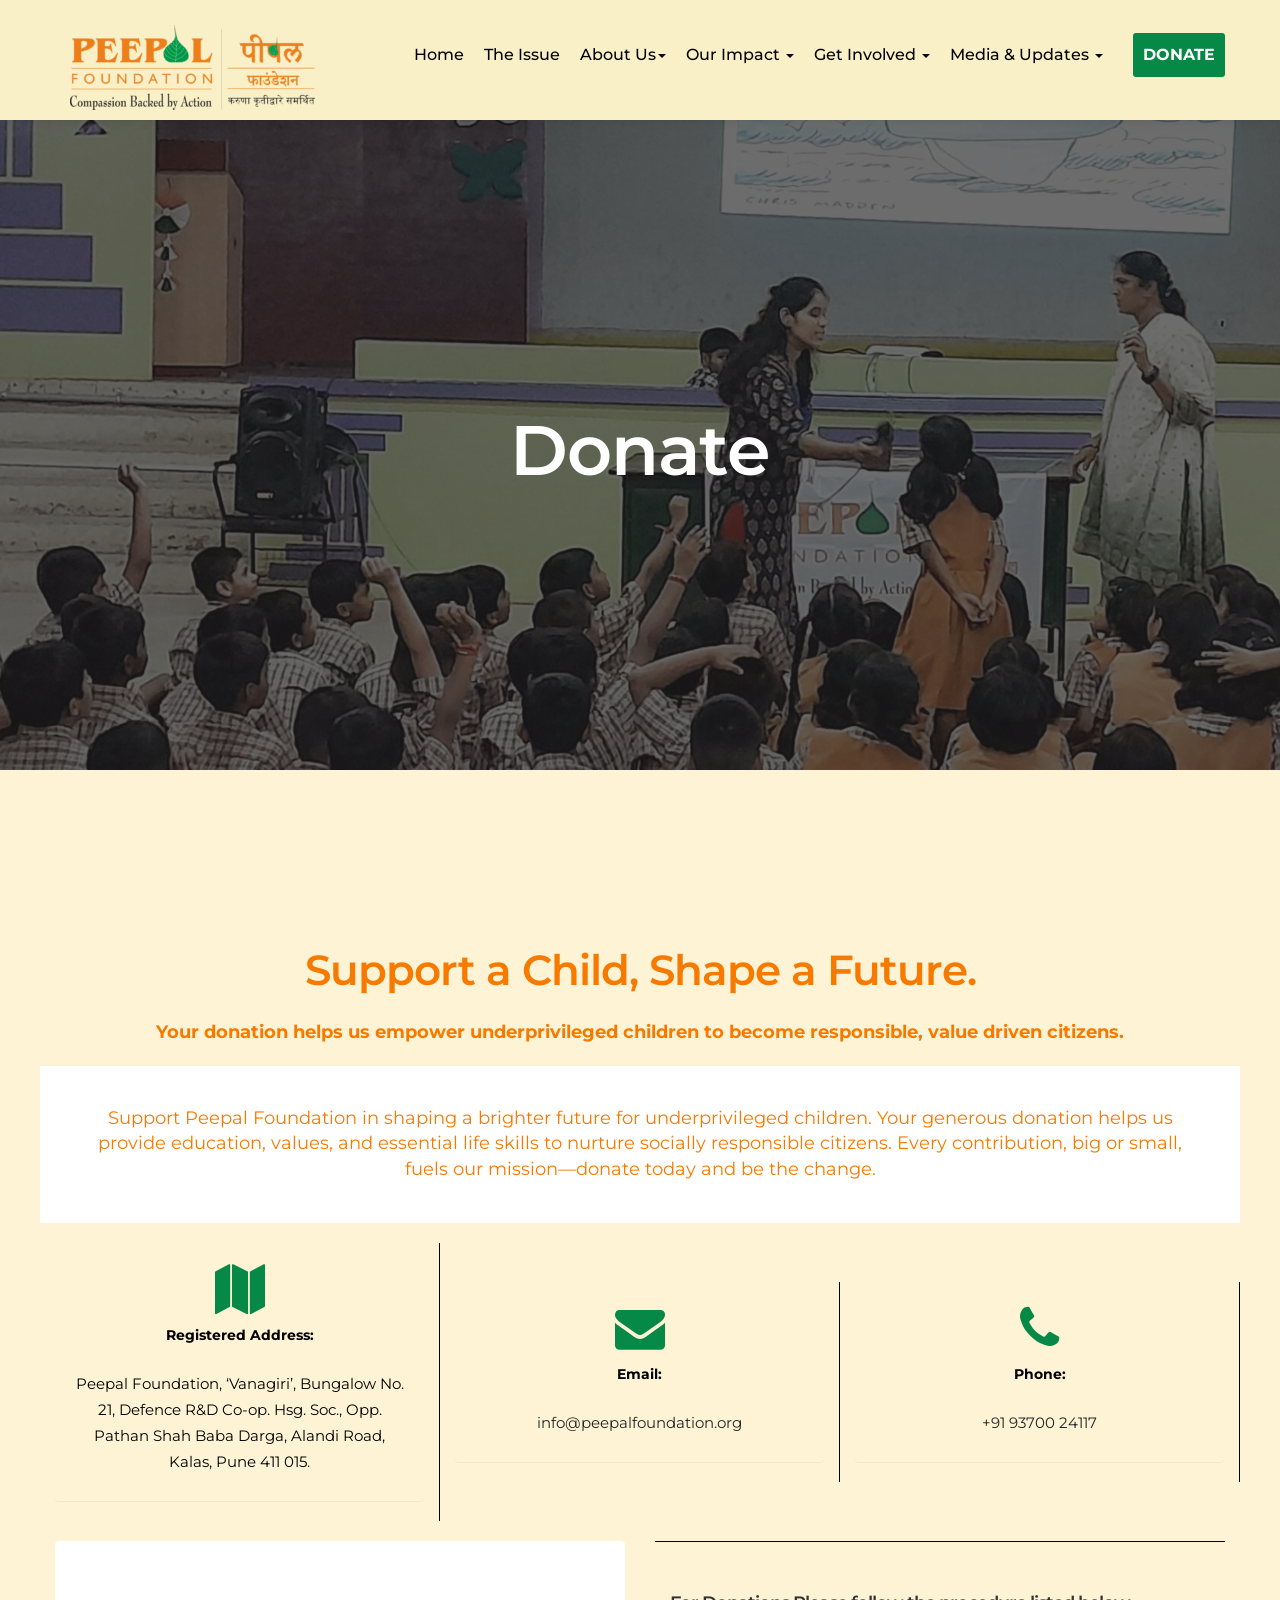
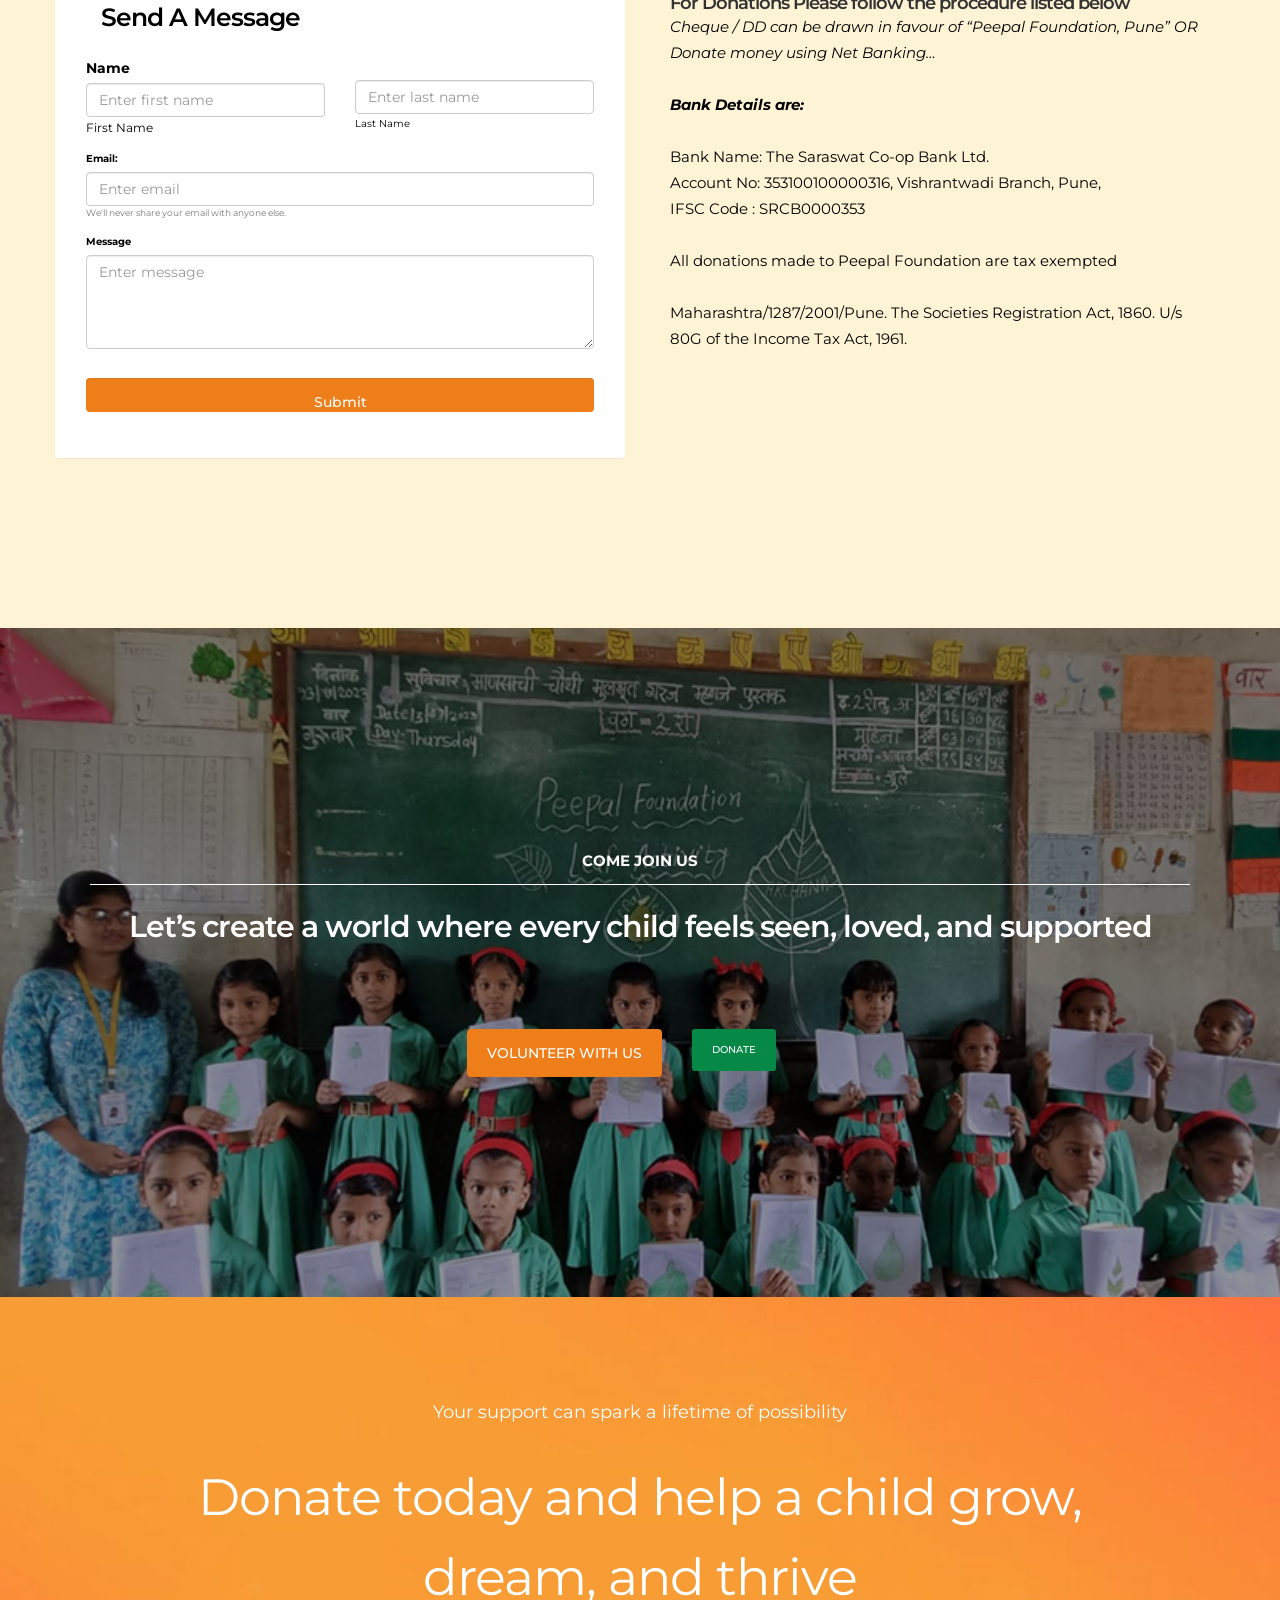
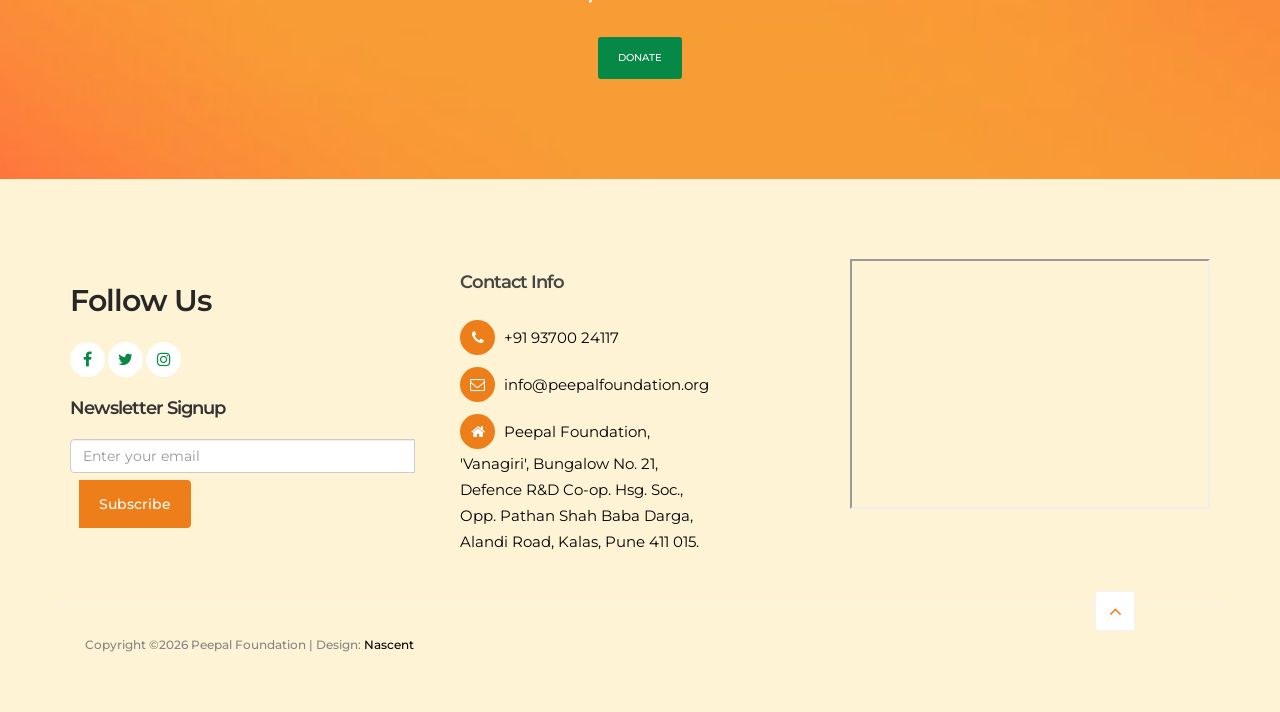
<file: donate.html>
<!DOCTYPE html>
<html lang="en">
<head>

     <title>Donate - Peepal Foundation</title>
<!--

Template 2098 Health

http://www.tooplate.com/view/2098-health

-->
     <meta charset="UTF-8">
     <meta http-equiv="X-UA-Compatible" content="IE=Edge">
     <meta name="description" content="">
     <meta name="keywords" content="">
     <meta name="author" content="Nascent">
     <meta name="viewport" content="width=device-width, initial-scale=1, maximum-scale=1">

     <link rel="stylesheet" href="css/bootstrap.min.css">
     <link rel="stylesheet" href="css/font-awesome.min.css">
     <link rel="stylesheet" href="css/animate.css">
     <link rel="stylesheet" href="css/owl.carousel.css">
     <link rel="stylesheet" href="css/owl.theme.default.min.css">

     <!-- MAIN CSS -->
     <link rel="stylesheet" href="css/peepal-style.css">

     <link rel="icon" type="image/x-icon" href="images/icon-01-1.png">

     <script src="https://challenges.cloudflare.com/turnstile/v0/api.js" async defer></script>
</head>
<body id="top" data-spy="scroll" data-target=".navbar-collapse" data-offset="50">

     <!-- PRE LOADER -->
     <section class="preloader">
          <div class="spinner">

               <span class="spinner-rotate"></span>
               
          </div>
     </section>


     <!-- MENU -->
     <section class="navbar navbar-default navbar-static-top" role="navigation">
          <div class="container">

               <div class="navbar-header">
                    <button class="navbar-toggle" data-toggle="collapse" data-target=".navbar-collapse">
                         <span class="icon icon-bar"></span>
                         <span class="icon icon-bar"></span>
                         <span class="icon icon-bar"></span>
                    </button>

                    <!-- lOGO TEXT HERE -->
                    <a href="index.html" class="navbar-brand"><img src="images/Peepal-Eng_Mar-Logo-scaled-245x85.png"
                              class="img-responsive" alt="Peepal Foundation"></a>
               </div>

               <!-- MENU LINKS -->
               <div class="collapse navbar-collapse">
                    <ul class="nav navbar-nav navbar-right">
                         <li><a href="index.html" class="smoothScroll">Home</a></li>
                         <li><a href="the-issue.html" class="smoothScroll">The Issue</a></li>
                         <li class="dropdown">
                              <a href="#" class="dropdown-toggle" data-toggle="dropdown" role="button"
                                   aria-haspopup="true" aria-expanded="false">About Us<span class="caret"></span></a>
                              <ul class="dropdown-menu">
                                   <li><a href="our-journey.html">Our Journey</a></li>
                                   <li role="separator" class="divider"></li>
                                   <li><a href="our-focus.html">Our Focus</a></li>
                                   <li role="separator" class="divider"></li>
                                   <li><a href="our-partners.html">Our Partner</a></li>
                                   <li role="separator" class="divider"></li>
                                   <li><a href="our-leadership.html">Our Leadership</a></li>
                                   <li role="separator" class="divider"></li>
                                   <li><a href="our-team.html">Our Team</a></li>
                                   <li role="separator" class="divider"></li>
                                   <li class="dropdown-submenu">
                                        <a href="#" class="dropdown-toggle">Our Policies</a>
                                        <ul class="dropdown-menu">
                                             <li><a href="Downloads/PF-CHILD-PROTECTION-POLICY.pdf"
                                                       target="_blank">Child Protection</a></li>
                                             <li role="separator" class="divider"></li>
                                             <li><a href="Downloads/PF-Sexual-harrasment-policy.pdf"
                                                       target="_blank">Sextual Harassment</a></li>
                                        </ul>
                                   </li>
                              </ul>
                         </li>
                         <li class="dropdown">
                              <a href="#" class="dropdown-toggle" data-toggle="dropdown" role="button"
                                   aria-haspopup="true" aria-expanded="false">Our Impact <span class="caret"></span></a>
                              <ul class="dropdown-menu">
                                   <li><a href="our-stories.html">Our Stories</a></li>
                                   <li role="separator" class="divider"></li>
                                   <li><a href="our-work.html">Our Work</a></li>
                              </ul>
                         </li>
                         <li class="dropdown">
                              <a href="#" class="dropdown-toggle" data-toggle="dropdown" role="button"
                                   aria-haspopup="true" aria-expanded="false">Get Involved <span
                                        class="caret"></span></a>
                              <ul class="dropdown-menu">
                                   <li><a href="donate.html">Donate</a></li>
                                   <li role="separator" class="divider"></li>
                                   <li><a href="volunteer.html">Volunteer With Us</a></li>
                              </ul>
                         </li>
                         <li class="dropdown">
                              <a href="#" class="dropdown-toggle" data-toggle="dropdown" role="button"
                                   aria-haspopup="true" aria-expanded="false">Media & Updates <span
                                        class="caret"></span></a>
                              <ul class="dropdown-menu">
                                   <li><a href="annual-reports.html">Annual Report</a></li>
                                   <li role="separator" class="divider"></li>
                                   <li><a href="newsletter.html">Newsletter</a></li>
                                   <li role="separator" class="divider"></li>
                                   <li><a href="papper-cuttings.html">Paper Cuttings</a></li>
                              </ul>
                         </li>
                         <li class="appointment-btn"><a href="donate.html">DONATE</a></li>
                    </ul>
               </div>

          </div>
     </section>


     <!-- Content Header -->
    <section id="content-header" class="content-slider">
    <div class="container">
        <div class="row">
            <div class="item" style="background-image: url('images/banner/OUR-WORK.jpg');">
                <div class="caption">
                    <div class="col-md-offset-1 col-md-10">
                         <!-- <p>From 30 Children to 35,000+ Lives Transformed</p> -->
                        <h1 class="row wow fadeInUp" data-wow-delay="0.4s">
                            Donate</h1>
                    </div>
                </div>
            </div>
        </div>
    </div>
</section>


     <!-- ABOUT -->
     <section id="about">
          <div class="container">
               <div class="row">
                    <div class="about-info">
                         <div class="row">
                              <center>
                                   <div class="wow fadeInUp" data-wow-delay="0.6s">
                                        <h2 style="color:#f77a00">Support a Child, Shape a Future.</h2>
                                        <span style="color:#f77a00;font-size: 18px;"><b>Your donation helps us empower underprivileged children to become responsible, value driven citizens.</b></span>                                        
                                   </div>
                                   <div style="background-color: #ffffff; padding: 40px 40px; margin-top:20px; margin-bottom: 20px;">

                                        <span style="color:#f77a00;font-size: 18px;">Support Peepal Foundation in shaping a brighter future for underprivileged children. Your generous donation helps us provide education, values, and essential life skills to nurture socially responsible citizens. Every contribution, big or small, fuels our mission—donate today and be the change.</span>
                                   </div>
                              </center>                              
                         </div>        
                         <div class="row wow fadeInUp" data-wow-delay="0.16s">
                              <div style="display: flex;justify-content: center;align-items: center;">
                                   <div class="col-md-4 col-sm-4" style="border-right: #000000 solid 1px;">
                                        <div class="panel" style="background-color: transparent;">
                                             <div class="panel-heading"><center>
                                                  <span style="color: #068947; font-size: 50px;"><i class="fa fa-map"></i></span><br>
                                                  <b>Registered Address:</b></center></div>
                                             <div class="panel-body">
                                        <center>                                             
                                             <p>Peepal Foundation, ‘Vanagiri’, Bungalow No. 21, Defence R&D Co-op. Hsg. Soc., Opp. Pathan Shah Baba Darga, Alandi Road, Kalas, Pune 411 015.</p>
                                        </center>
                                        </div>
                                        </div>
                                   </div>
                                   <div class="col-md-4 col-sm-4" style="border-right: #000000 solid 1px;">
                                        <div class="panel"style="background-color: transparent;">
                                             <div class="panel-heading"><center>
                                                  <span style="color: #068947; font-size: 50px;"><i class="fa fa-envelope"></i></span><br>
                                                  <b>Email:</b></center></div>
                                             <div class="panel-body">
                                        <center>                                             
                                             <p><a href="mailto:info@peepalfoundation.org">info@peepalfoundation.org</a></p>
                                        </center>
                                        </div>
                                        </div>
                                   </div>
                                   <div class="col-md-4 col-sm-4" style="border-right: #000000 solid 1px;">
                                        <div class="panel"style="background-color: transparent;">
                                             <div class="panel-heading"><center>
                                                  <span style="color: #068947; font-size: 50px;"><i class="fa fa-phone"></i></span><br>
                                                  <b>Phone:</b></center></div>
                                             <div class="panel-body">
                                        <center>                                             
                                             <p><a href="tel:+919370024117">+91 93700 24117</a></p>
                                        </center>
                                        </div>
                                        </div>
                                   </div>
                              </div>
                         </div>                                               
                         <br/>
                         <div class="row">
                              <div class="col-md-6 col-sm-6">
                                   <div class="panel donate-form wow fadeInUp" data-wow-delay="0.26s">
                                        <div class="panel-heading">
                                             <h3>Send A Message</h3>
                                        </div>
                                        <div class="panel-body">
                                             <form id="appointment-form" role="form" method="post" >
                                                  <div class="row">
                                                  
                                                       <div class="row">                                                       
                                                            <div class="col-md-6 col-sm-6">
                                                                 <div class="form-group">
                                                                      <label>Name</label>
                                                                      <input type="text" id="txtFirstName" class="form-control" placeholder="Enter first name" required/>                                                                 
                                                                      <small>First Name</sma>
                                                                 </div>
                                                            </div>
                                                            <div class="col-md-6 col-sm-6">
                                                                 <div class="form-group">
                                                                      <label>&nbsp;</label>
                                                                      <input type="text" id="txtLastName" class="form-control" placeholder="Enter last name"  required/>
                                                                      <small>Last Name</sma>
                                                                 </div>
                                                            </div>
                                                       </div>
                                                       <div class="row">
                                                            <div class="col-md-12 col-sm-12">
                                                                 <div class="form-group">
                                                                      <label>Email:</label>
                                                                      <input type="email" id="txtEmail" class="form-control" placeholder="Enter email"  required />
                                                                      <small id="FirstNameHelp" class="form-text text-muted">We'll never share your email with anyone else.</small>
                                                                 </div>
                                                            </div>
                                                       </div>
                                                       <div class="row">
                                                            <div class="col-md-12 col-sm-12">
                                                                 <div class="form-group">
                                                                      <label>Message</label>
                                                                      <textarea id="txtMessage" rows="4" class="form-control" placeholder="Enter message" required></textarea>
                                                                 </div>
                                                            </div>
                                                       </div>
                                                       <div class="row">
                                                            <div class="col-md-12 col-sm-12">
                                                                 <div class="cf-turnstile"
                                                                      data-sitekey="1x00000000000000000000AA">
                                                                 </div>
                                                                 <br/>
                                                            </div>
                                                       </div>
                                                       <div class="row">
                                                            <div class="col-md-12 col-sm-12">
                                                                 <button type="submit" class="btn btn-warning form-control">Submit</button>
                                                            </div>
                                                       </div>
                                                  </div>
                                             </form>
                                        </div>
                                   </div>
                              </div>
                              <div class="col-md-6 col-sm-6">
                                   <div class="wow fadeInUp" data-wow-delay="0.6s" style="background-color: #000000; height: 1px;" ></div>
                                   <div class="row">
                                        <div style="padding: 30px;" class="wow fadeInUp" data-wow-delay="0.6s"">

                                        <h3>For Donations Please follow the procedure listed below</h3>
                                        <p><i>Cheque / DD can be drawn in favour of “Peepal Foundation, Pune” OR<br/>

Donate money using Net Banking…<br/><br/>
<b>Bank Details are:</b></i><br/><br/>
Bank Name: The Saraswat Co-op Bank Ltd.<br/>
Account No: 353100100000316, Vishrantwadi Branch, Pune,<br/>
IFSC Code : SRCB0000353<br/>
<br/>
All donations made to Peepal Foundation are tax exempted<br/>
<br/>
Maharashtra/1287/2001/Pune. The Societies Registration Act, 1860. U/s 80G of the Income Tax Act, 1961.
</p></div>
                                   </div>
                              </div>
                         </div>
                              
                              
                               
                         </div>
               </div>
          </div>
     </section>

     <section id="joinus">
          <div class="container">
               <div class="row">
                    <div class="col-md-12 col-sm-12">
                         <div class="joinus-info wow fadeInUp" data-wow-delay="0.2s" style="text-align: center;"> 
                              <p> <b>COME JOIN US</b></p>
                              <div style="background-color: #ffffff; height: 1px;" ></div>
                              <h2>Let’s create a world where every child feels seen, loved, and supported</h2>
                         </div>
                    </div>                    
               </div>
               <div class="joinus-info wow fadeInUp" data-wow-delay="0.2s" style="text-align: center;">
                    <div class="row" style="margin-top: 20px; display: flex;   justify-content: center ;">
                         <div class="col-md-2 col-sm-2 wow fadeInUp" data-wow-delay="1.2s">
                              <a href="volunteer.html" class="btn btn-warning smoothScroll">VOLUNTEER WITH US</a>
</div><div class="col-md-2 col-sm-2 wow fadeInUp" data-wow-delay="1.2s">
                              <a href="donate.html" class="section-btn btn btn-default smoothScroll">DONATE</a>
                         </div>
                    </div>
                    </div>
               
          </div>
     </section>

     <section id="donate">
          <div class="container" style="display: flex;justify-content: center;align-items: center;">
               
               <div style="width: 80%;"><center><p>
Your support can spark a lifetime of possibility</p>
               <h2 class="wow fadeInUp" data-wow-delay="0.2s">Donate today and help a child grow, dream, and thrive</h2>
                               <a href="donate.html" class="section-btn btn btn-default smoothScroll">DONATE</a>   
                    </center>
          </div>
          </div>
          </section>
     

     <!-- FOOTER -->
     <footer data-stellar-background-ratio="5">
          <div class="container">
               <div class="row">

                    <div class="col-md-4 col-sm-4"> 
                         <div class="footer-thumb">
                              <div class="opening-hours">
                                   <h2 class="wow fadeInUp" data-wow-delay="0.4s">Follow Us</h2>
                              </div> 

                              <ul class="social-icon">
                                   <li><a href="https://www.facebook.com/PeepalFoundationpune" class="fa fa-facebook" attr="facebook icon"></a></li>
                                   <li><a href="https://www.instagram.com/_peepalfoundation_official/" class="fa fa-twitter"></a></li>
                                   <li><a href="https://www.youtube.com/@peepalfoundation/featured" class="fa fa-instagram"></a></li>
                              </ul>
                              <div class="opening-hours">
                                   <h3 class="wow fadeInUp" data-wow-delay="0.4s">Newsletter Signup</h3>
                                   <div class="row">
                                        <div class="col-md-12">
                                             <form id="newsletterForm" action="#" method="get" class="wow fadeInUp" data-wow-delay="0.8s">
                                                  <div class="input-group">
                                                       <input type="email" class="form-control" placeholder="Enter your email" aria-label="Email Address" aria-describedby="subscribe-button">
                                                       <span class="input-group-btn">
                                                            <button class="btn btn-warning" type="button" id="subscribe-button">Subscribe</button>
                                                       </span>
                                                  </div>
                                             </form>                                             
                                        </div>
                                   </div>
                              </div> 
                         </div>
                    </div>


                    <div class="col-md-4 col-sm-4">
                         <div class="footer-thumb"> 
                              <h4 class="wow fadeInUp" data-wow-delay="0.4s">Contact Info</h4>
                              
                              <div class="contact-info">
                                   <p><i class="fa fa-phone"></i> <a hre="tel:+91937024117">+91 93700 24117</a></p>
                                   <p><i class="fa fa-envelope-o"></i> <a href="mailto:info@peepalfoundation.org">info@peepalfoundation.org</a></p>
                                   
                              <p style="color:#000000;"><i class="fa fa-home"></i> Peepal Foundation,<br/>
'Vanagiri', Bungalow No. 21,<br/>
Defence R&D Co-op. Hsg. Soc.,<br/>
Opp. Pathan Shah Baba Darga,<br/>
Alandi Road, Kalas, Pune 411 015.</p>
                              </div>
                         </div>
                    </div>

                    <div class="col-md-4 col-sm-4"> 
                         <iframe style="width: 100%; height: 250px;" loading="lazy"
        src="https://maps.google.com/maps?q=%E2%80%98Vanagiri%E2%80%99%20Bungalow%20No.%2021%2C%20Defence%20R%26D%20Co-Op.Hsg.Soc.%2C%20Opp.%20Pathanshah%20Baba%20Darga%2C%20Alandi%20Road%2C%20Kalas%2C%20Pune%20411%20015&amp;t=m&amp;z=10&amp;output=embed&amp;iwloc=near"
        title="‘Vanagiri’ Bungalow No. 21, Defence R&amp;D Co-Op.Hsg.Soc., Opp. Pathanshah Baba Darga, Alandi Road, Kalas, Pune 411 015"
        aria-label="‘Vanagiri’ Bungalow No. 21, Defence R&amp;D Co-Op.Hsg.Soc., Opp. Pathanshah Baba Darga, Alandi Road, Kalas, Pune 411 015"></iframe>
                    </div>

                    <div class="col-md-12 col-sm-12 border-top">
                         <div class="col-md-4 col-sm-6">
                              <div class="copyright-text"> 
                                   <p>Copyright &copy;<script>document.write(new Date().getFullYear());</script> Peepal Foundation 
                                   
                                   | Design: <a href="https://www.nascent.co.in" target="_parent">Nascent</a></p>
                              </div>
                         </div>
                         <div class="col-md-6 col-sm-6">
                              <!-- <div class="footer-link"> 
                                   <a href="#">Laboratory Tests</a>
                                   <a href="#">Departments</a>
                                   <a href="#">Insurance Policy</a>
                                   <a href="#">Careers</a>
                              </div> -->
                         </div>
                         <div class="col-md-2 col-sm-2 text-align-center">
                              <div class="angle-up-btn"> 
                                  <a href="#top" class="smoothScroll wow fadeInUp" data-wow-delay="1.2s"><i class="fa fa-angle-up"></i></a>
                              </div>
                         </div>   
                    </div>
                    
               </div>
          </div>
     </footer>

     <!-- SCRIPTS -->
     <script src="js/jquery.js"></script>
     <script src="js/bootstrap.min.js"></script>
     <script src="js/jquery.sticky.js"></script>
     <script src="js/jquery.stellar.min.js"></script>
     <script src="js/wow.min.js"></script>
     <script src="js/smoothscroll.js"></script>
     <script src="js/owl.carousel.min.js"></script>
     <script src="js/custom.js"></script>

</body>
</html>
</file>
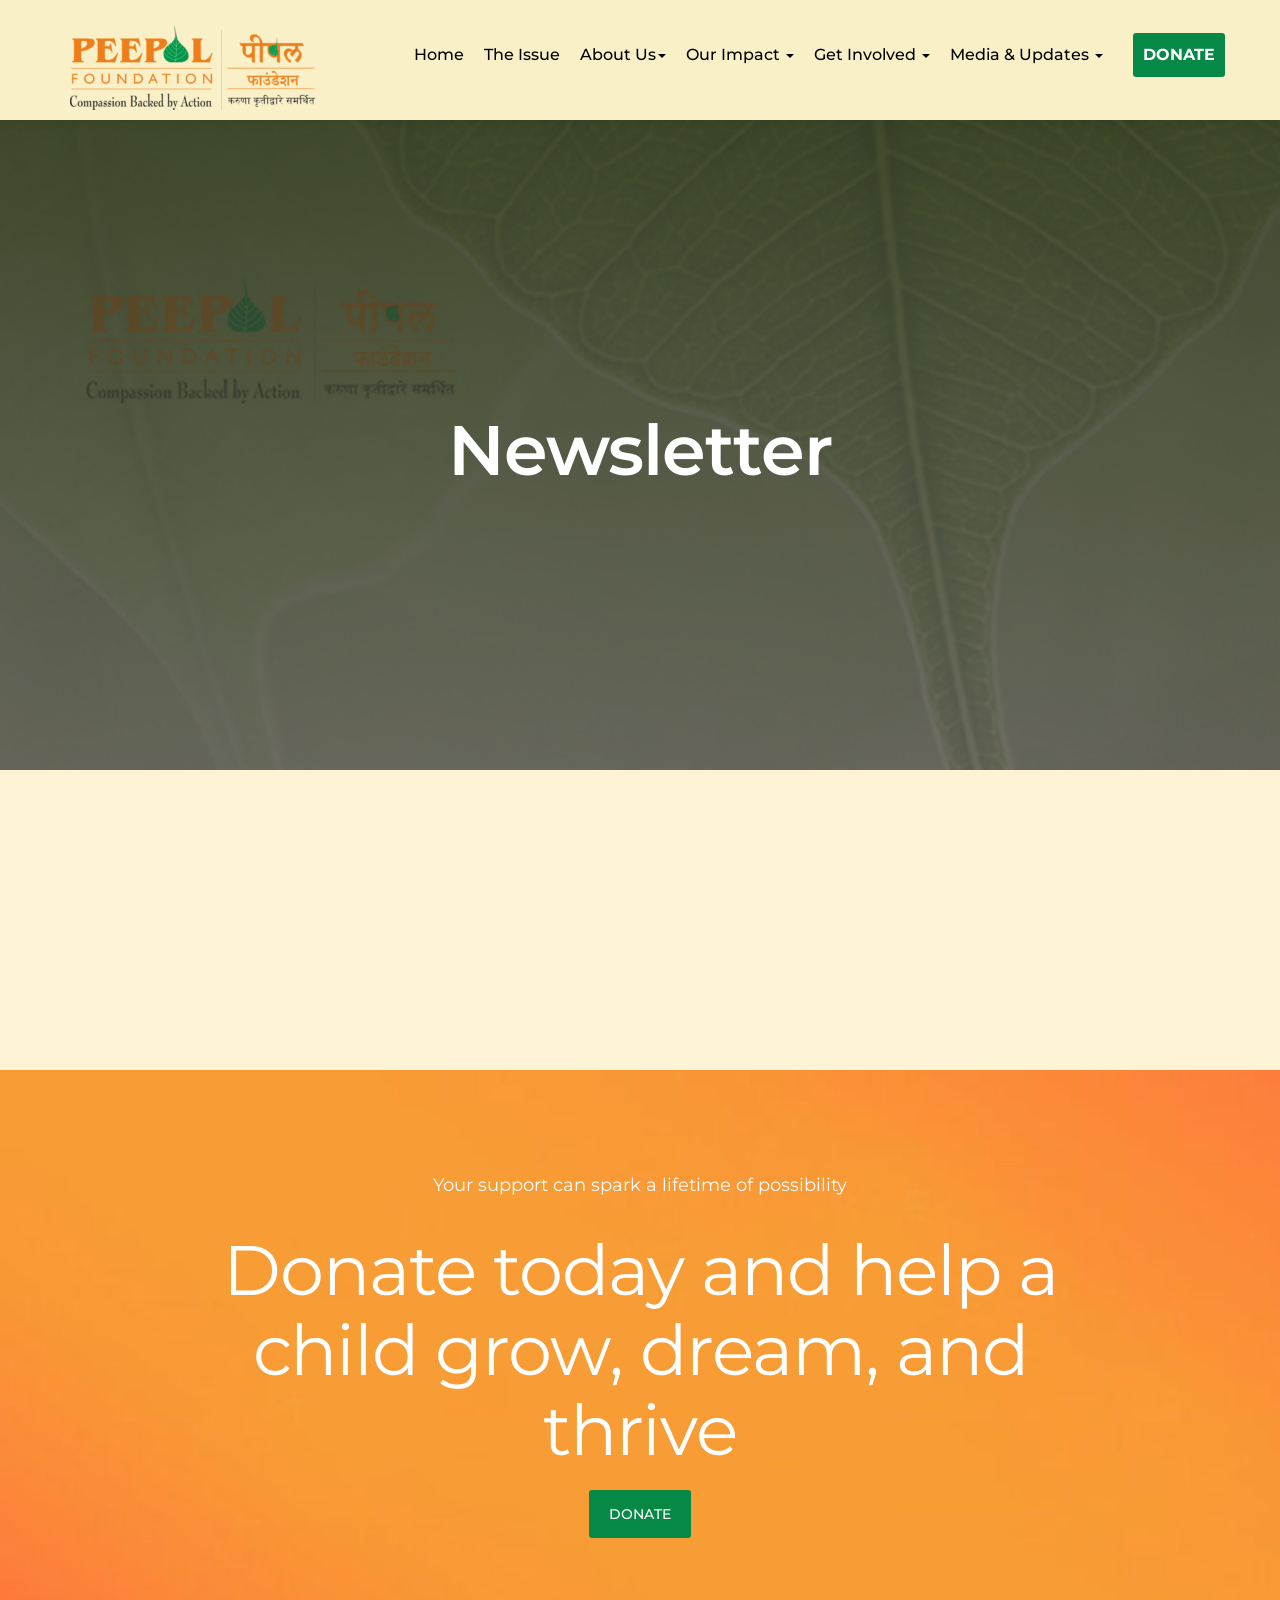
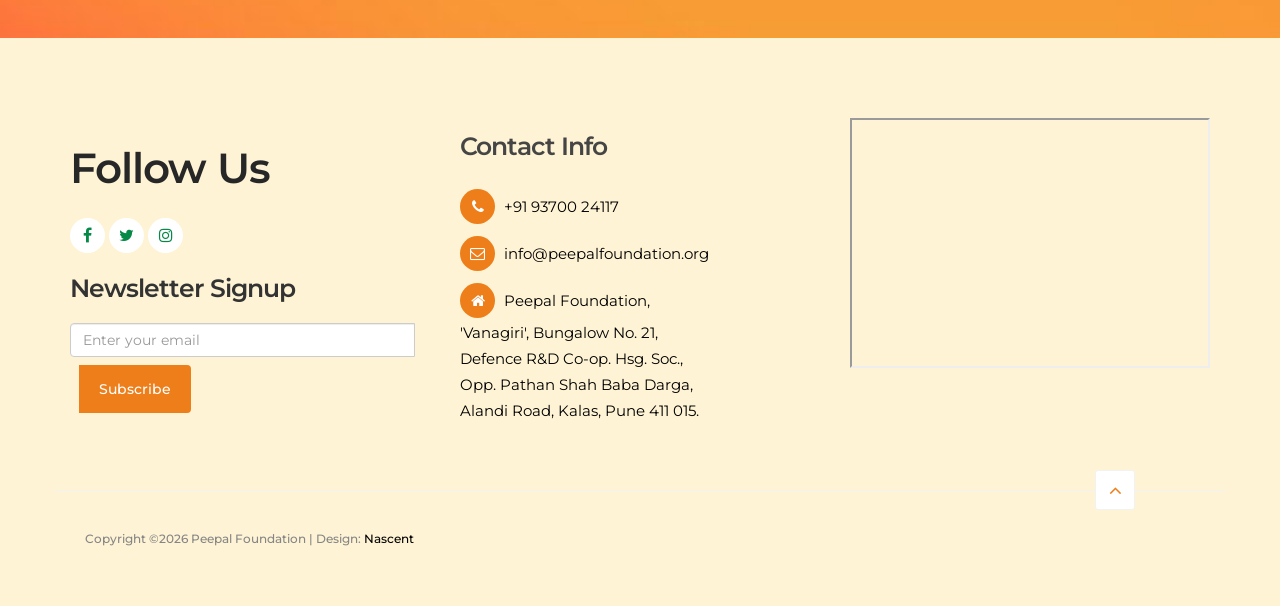
<file: newsletter.html>
<!DOCTYPE html>
<html lang="en">
<head>

     <title>Newsletter - Peepal Foundation</title>
<!--

Template 2098 Health

http://www.tooplate.com/view/2098-health

-->
     <meta charset="UTF-8">
     <meta http-equiv="X-UA-Compatible" content="IE=Edge">
     <meta name="description" content="">
     <meta name="keywords" content="">
     <meta name="author" content="Nascent">
     <meta name="viewport" content="width=device-width, initial-scale=1, maximum-scale=1">

     <link rel="stylesheet" href="css/bootstrap.min.css">
     <link rel="stylesheet" href="css/font-awesome.min.css">
     <link rel="stylesheet" href="css/animate.css">
     <link rel="stylesheet" href="css/owl.carousel.css">
     <link rel="stylesheet" href="css/owl.theme.default.min.css">

     <!-- MAIN CSS -->
     <link rel="stylesheet" href="css/peepal-style.css">

     <link rel="icon" type="image/x-icon" href="images/icon-01-1.png">


</head>
<body id="top" data-spy="scroll" data-target=".navbar-collapse" data-offset="50">

     <!-- PRE LOADER -->
     <section class="preloader">
          <div class="spinner">

               <span class="spinner-rotate"></span>
               
          </div>
     </section>


     <!-- MENU -->
     <section class="navbar navbar-default navbar-static-top" role="navigation">
          <div class="container">

               <div class="navbar-header">
                    <button class="navbar-toggle" data-toggle="collapse" data-target=".navbar-collapse">
                         <span class="icon icon-bar"></span>
                         <span class="icon icon-bar"></span>
                         <span class="icon icon-bar"></span>
                    </button>

                    <!-- lOGO TEXT HERE -->
                    <a href="index.html" class="navbar-brand"><img src="images/Peepal-Eng_Mar-Logo-scaled-245x85.png"
                              class="img-responsive" alt="Peepal Foundation"></a>
               </div>

               <!-- MENU LINKS -->
               <div class="collapse navbar-collapse">
                    <ul class="nav navbar-nav navbar-right">
                         <li><a href="index.html" class="smoothScroll">Home</a></li>
                         <li><a href="the-issue.html" class="smoothScroll">The Issue</a></li>
                         <li class="dropdown">
                              <a href="#" class="dropdown-toggle" data-toggle="dropdown" role="button"
                                   aria-haspopup="true" aria-expanded="false">About Us<span class="caret"></span></a>
                              <ul class="dropdown-menu">
                                   <li><a href="our-journey.html">Our Journey</a></li>
                                   <li role="separator" class="divider"></li>
                                   <li><a href="our-focus.html">Our Focus</a></li>
                                   <li role="separator" class="divider"></li>
                                   <li><a href="our-partners.html">Our Partner</a></li>
                                   <li role="separator" class="divider"></li>
                                   <li><a href="our-leadership.html">Our Leadership</a></li>
                                   <li role="separator" class="divider"></li>
                                   <li><a href="our-team.html">Our Team</a></li>
                                   <li role="separator" class="divider"></li>
                                   <li class="dropdown-submenu">
                                        <a href="#" class="dropdown-toggle">Our Policies</a>
                                        <ul class="dropdown-menu">
                                             <li><a href="Downloads/PF-CHILD-PROTECTION-POLICY.pdf"
                                                       target="_blank">Child Protection</a></li>
                                             <li role="separator" class="divider"></li>
                                             <li><a href="Downloads/PF-Sexual-harrasment-policy.pdf"
                                                       target="_blank">Sextual Harassment</a></li>
                                        </ul>
                                   </li>
                              </ul>
                         </li>
                         <li class="dropdown">
                              <a href="#" class="dropdown-toggle" data-toggle="dropdown" role="button"
                                   aria-haspopup="true" aria-expanded="false">Our Impact <span class="caret"></span></a>
                              <ul class="dropdown-menu">
                                   <li><a href="our-stories.html">Our Stories</a></li>
                                   <li role="separator" class="divider"></li>
                                   <li><a href="our-work.html">Our Work</a></li>
                              </ul>
                         </li>
                         <li class="dropdown">
                              <a href="#" class="dropdown-toggle" data-toggle="dropdown" role="button"
                                   aria-haspopup="true" aria-expanded="false">Get Involved <span
                                        class="caret"></span></a>
                              <ul class="dropdown-menu">
                                   <li><a href="donate.html">Donate</a></li>
                                   <li role="separator" class="divider"></li>
                                   <li><a href="volunteer.html">Volunteer With Us</a></li>
                              </ul>
                         </li>
                         <li class="dropdown">
                              <a href="#" class="dropdown-toggle" data-toggle="dropdown" role="button"
                                   aria-haspopup="true" aria-expanded="false">Media & Updates <span
                                        class="caret"></span></a>
                              <ul class="dropdown-menu">
                                   <li><a href="annual-reports.html">Annual Report</a></li>
                                   <li role="separator" class="divider"></li>
                                   <li><a href="newsletter.html">Newsletter</a></li>
                                   <li role="separator" class="divider"></li>
                                   <li><a href="papper-cuttings.html">Paper Cuttings</a></li>
                              </ul>
                         </li>
                         <li class="appointment-btn"><a href="donate.html">DONATE</a></li>
                    </ul>
               </div>

          </div>
     </section>


     <!-- Content Header -->
    <section id="content-header" class="content-slider">
    <div class="container">
        <div class="row">
            <div class="item" style="background-image: url('images/banner/MEDIA-UPDATES-2.jpg');">
                <div class="caption">
                    <div class="col-md-offset-1 col-md-10">
                         <!-- <p>From 30 Children to 35,000+ Lives Transformed</p> -->
                        <h1 class="row wow fadeInUp" data-wow-delay="0.4s">
                            Newsletter</h1>
                    </div>
                </div>
            </div>
        </div>
    </div>
</section>


     <!-- ABOUT -->
     <section id="about">
          <div class="container">
               <div class="row">
                    <div class="about-info">
                         
                    </div>
               </div>
          </div>
     </section>

     <section id="donate">
          <div class="container" style="display: flex;justify-content: center;align-items: center;">
               
               <div style="width: 80%;"><center><p>
Your support can spark a lifetime of possibility</p>
               <h2 class="wow fadeInUp" data-wow-delay="0.2s">Donate today and help a child grow, dream, and thrive</h2>
                               <a href="donate.html" class="section-btn btn btn-default smoothScroll">DONATE</a>   
                    </center>
          </div>
          </div>
          </section>
     

     <!-- FOOTER -->
     <footer data-stellar-background-ratio="5">
          <div class="container">
               <div class="row">

                    <div class="col-md-4 col-sm-4"> 
                         <div class="footer-thumb">
                              <div class="opening-hours">
                                   <h2 class="wow fadeInUp" data-wow-delay="0.4s">Follow Us</h2>
                              </div> 

                              <ul class="social-icon">
                                   <li><a href="https://www.facebook.com/PeepalFoundationpune" class="fa fa-facebook" attr="facebook icon"></a></li>
                                   <li><a href="https://www.instagram.com/_peepalfoundation_official/" class="fa fa-twitter"></a></li>
                                   <li><a href="https://www.youtube.com/@peepalfoundation/featured" class="fa fa-instagram"></a></li>
                              </ul>
                              <div class="opening-hours">
                                   <h3 class="wow fadeInUp" data-wow-delay="0.4s">Newsletter Signup</h3>
                                   <div class="row">
                                        <div class="col-md-12">
                                             <form id="newsletterForm" action="#" method="get" class="wow fadeInUp" data-wow-delay="0.8s">
                                                  <div class="input-group">
                                                       <input type="email" class="form-control" placeholder="Enter your email" aria-label="Email Address" aria-describedby="subscribe-button">
                                                       <span class="input-group-btn">
                                                            <button class="btn btn-warning" type="button" id="subscribe-button">Subscribe</button>
                                                       </span>
                                                  </div>
                                             </form>                                             
                                        </div>
                                   </div>
                              </div> 
                         </div>
                    </div>


                    <div class="col-md-4 col-sm-4">
                         <div class="footer-thumb"> 
                              <h4 class="wow fadeInUp" data-wow-delay="0.4s">Contact Info</h4>
                              
                              <div class="contact-info">
                                   <p><i class="fa fa-phone"></i> <a hre="tel:+91937024117">+91 93700 24117</a></p>
                                   <p><i class="fa fa-envelope-o"></i> <a href="mailto:info@peepalfoundation.org">info@peepalfoundation.org</a></p>
                                   
                              <p style="color:#000000;"><i class="fa fa-home"></i> Peepal Foundation,<br/>
'Vanagiri', Bungalow No. 21,<br/>
Defence R&D Co-op. Hsg. Soc.,<br/>
Opp. Pathan Shah Baba Darga,<br/>
Alandi Road, Kalas, Pune 411 015.</p>
                              </div>
                         </div>
                    </div>

                    <div class="col-md-4 col-sm-4"> 
                         <iframe style="width: 100%; height: 250px;" loading="lazy"
        src="https://maps.google.com/maps?q=%E2%80%98Vanagiri%E2%80%99%20Bungalow%20No.%2021%2C%20Defence%20R%26D%20Co-Op.Hsg.Soc.%2C%20Opp.%20Pathanshah%20Baba%20Darga%2C%20Alandi%20Road%2C%20Kalas%2C%20Pune%20411%20015&amp;t=m&amp;z=10&amp;output=embed&amp;iwloc=near"
        title="‘Vanagiri’ Bungalow No. 21, Defence R&amp;D Co-Op.Hsg.Soc., Opp. Pathanshah Baba Darga, Alandi Road, Kalas, Pune 411 015"
        aria-label="‘Vanagiri’ Bungalow No. 21, Defence R&amp;D Co-Op.Hsg.Soc., Opp. Pathanshah Baba Darga, Alandi Road, Kalas, Pune 411 015"></iframe>
                    </div>

                    <div class="col-md-12 col-sm-12 border-top">
                         <div class="col-md-4 col-sm-6">
                              <div class="copyright-text"> 
                                   <p>Copyright &copy;<script>document.write(new Date().getFullYear());</script> Peepal Foundation 
                                   
                                   | Design: <a href="https://www.nascent.co.in" target="_parent">Nascent</a></p>
                              </div>
                         </div>
                         <div class="col-md-6 col-sm-6">
                              <!-- <div class="footer-link"> 
                                   <a href="#">Laboratory Tests</a>
                                   <a href="#">Departments</a>
                                   <a href="#">Insurance Policy</a>
                                   <a href="#">Careers</a>
                              </div> -->
                         </div>
                         <div class="col-md-2 col-sm-2 text-align-center">
                              <div class="angle-up-btn"> 
                                  <a href="#top" class="smoothScroll wow fadeInUp" data-wow-delay="1.2s"><i class="fa fa-angle-up"></i></a>
                              </div>
                         </div>   
                    </div>
                    
               </div>
          </div>
     </footer>

     <!-- SCRIPTS -->
     <script src="js/jquery.js"></script>
     <script src="js/bootstrap.min.js"></script>
     <script src="js/jquery.sticky.js"></script>
     <script src="js/jquery.stellar.min.js"></script>
     <script src="js/wow.min.js"></script>
     <script src="js/smoothscroll.js"></script>
     <script src="js/owl.carousel.min.js"></script>
     <script src="js/custom.js"></script>

</body>
</html>
</file>
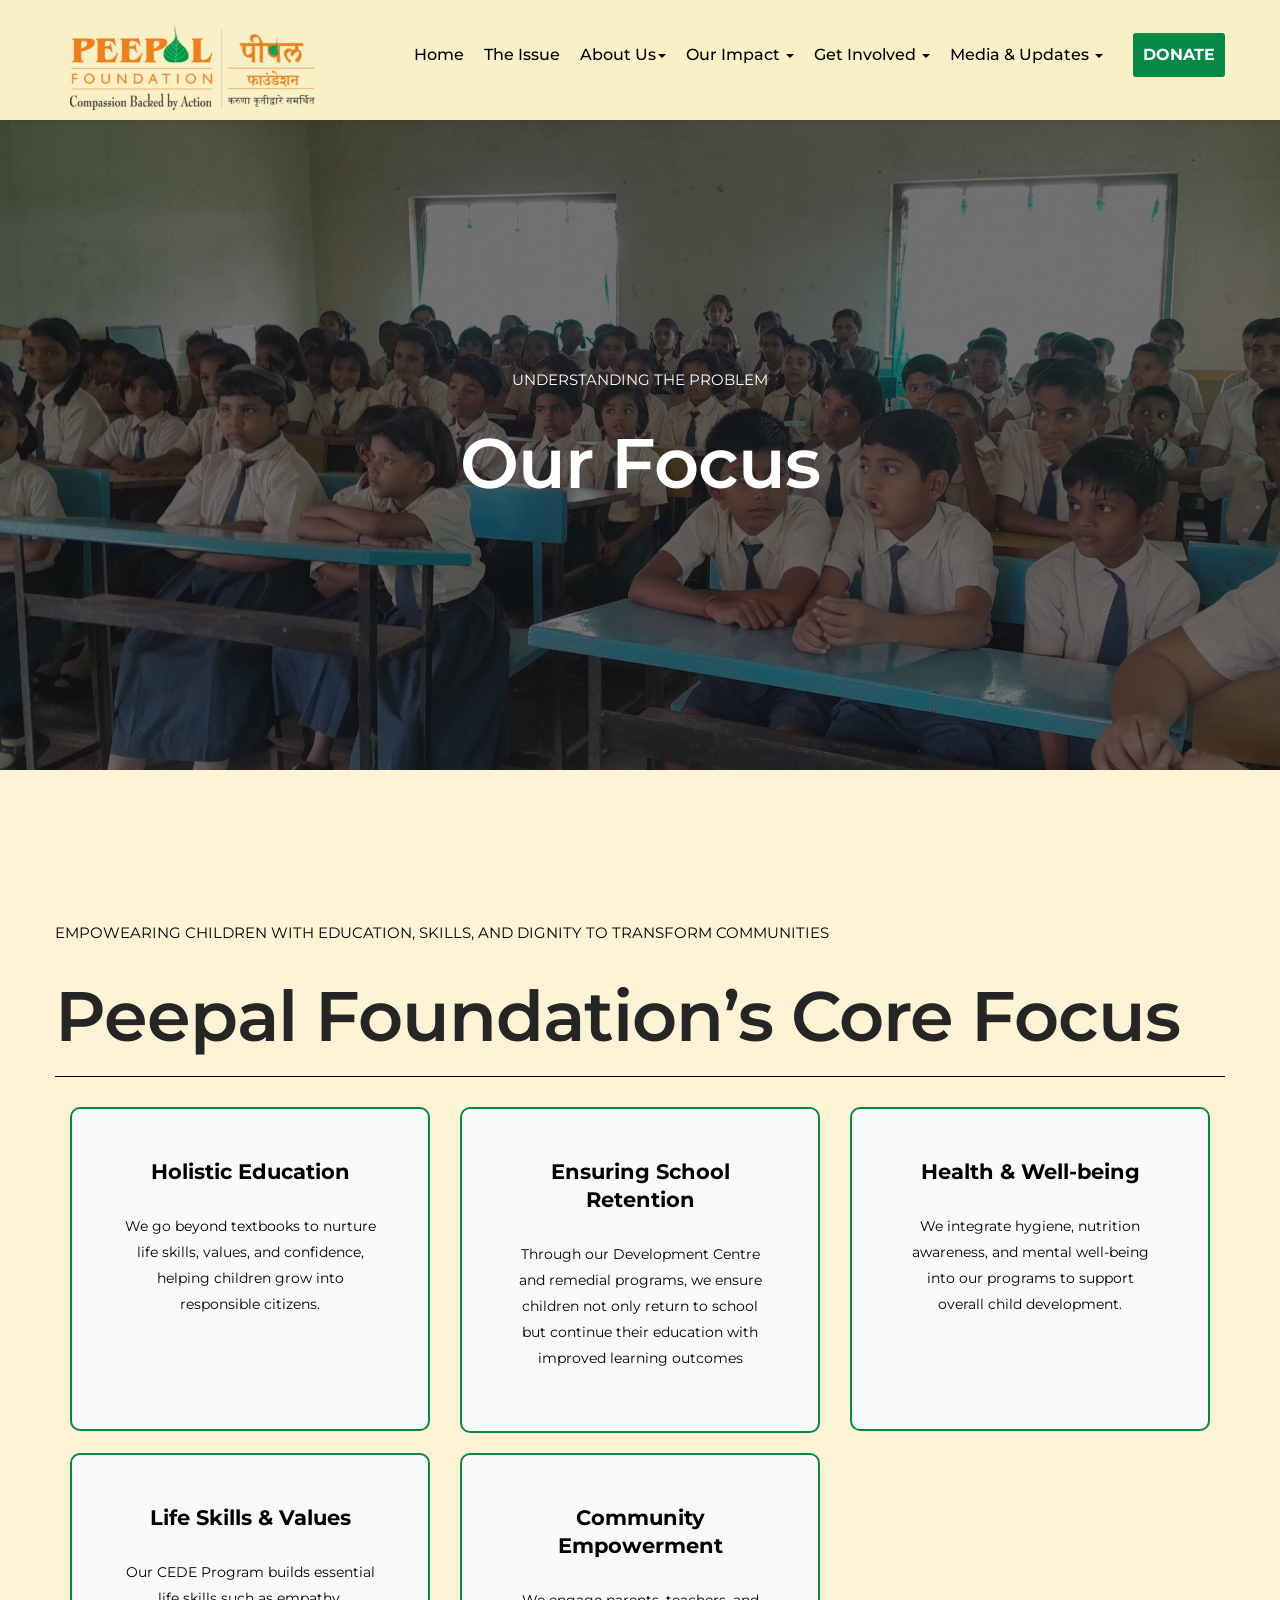
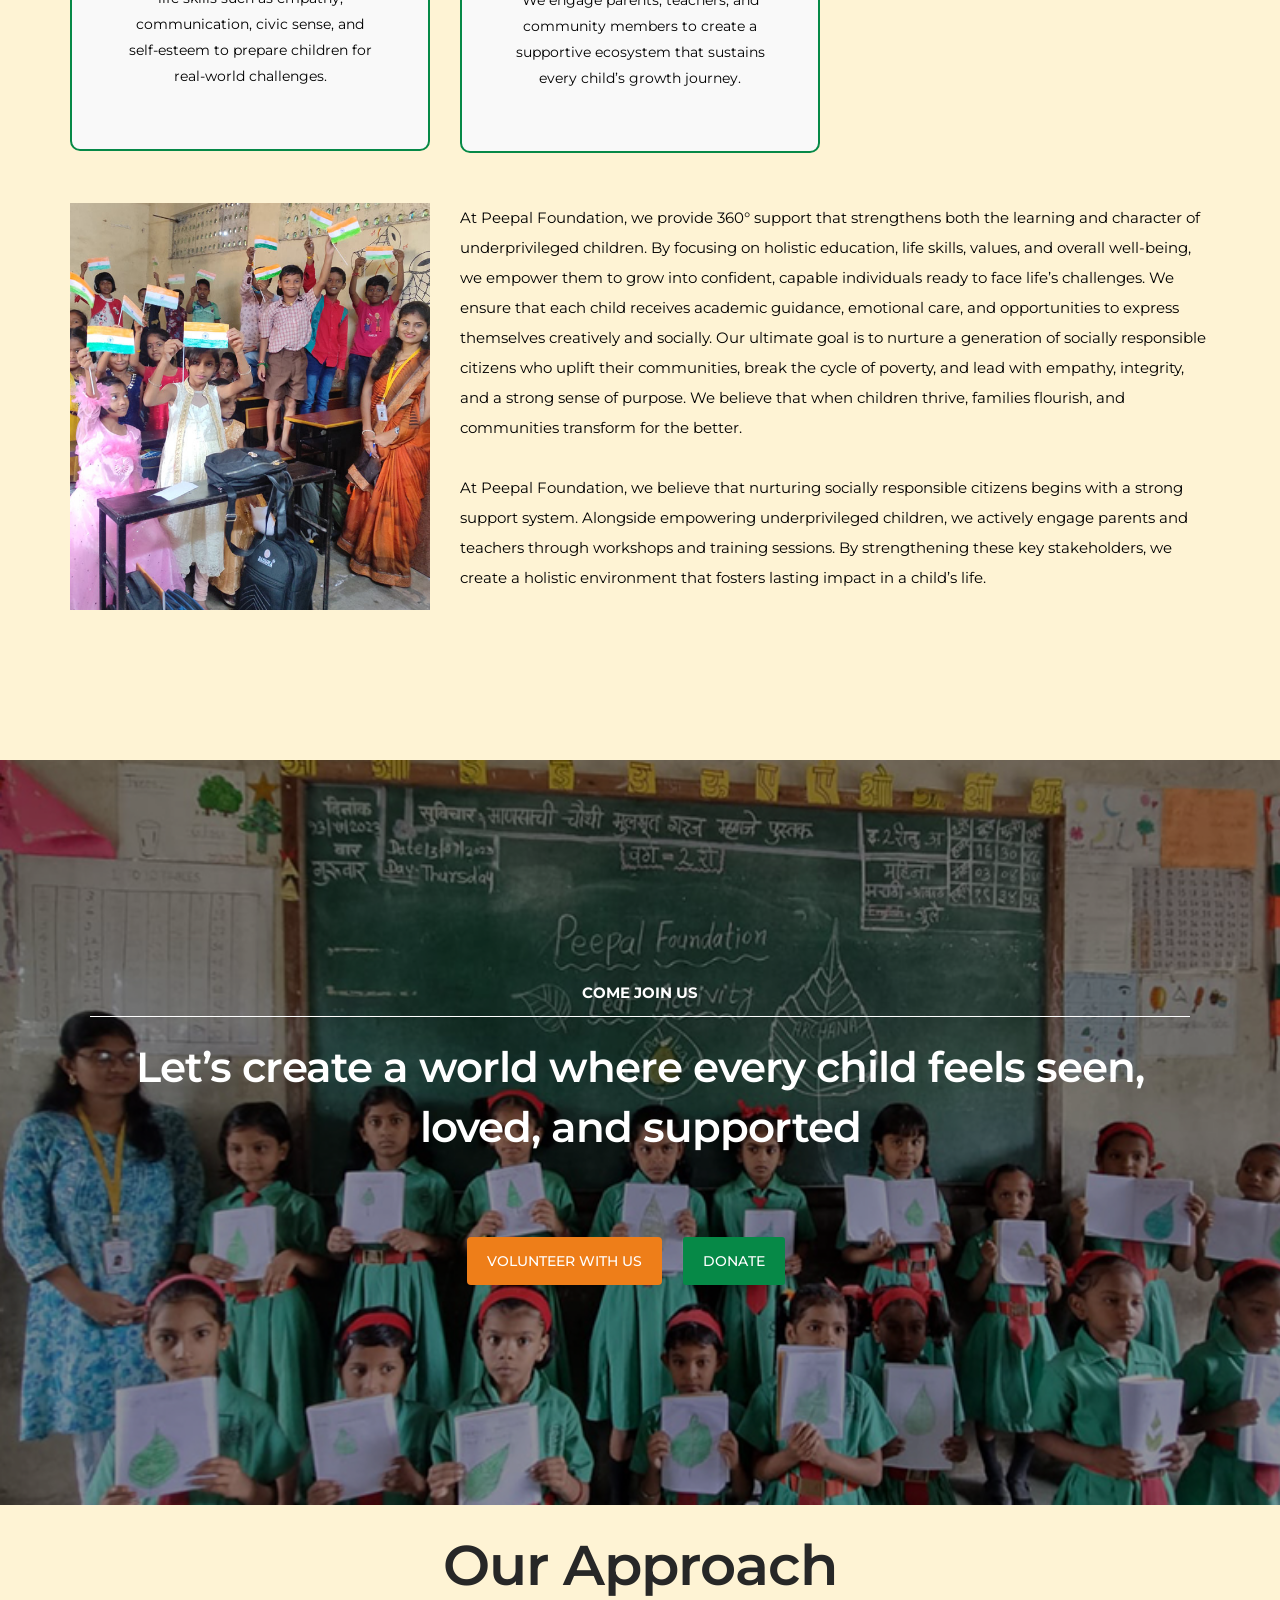
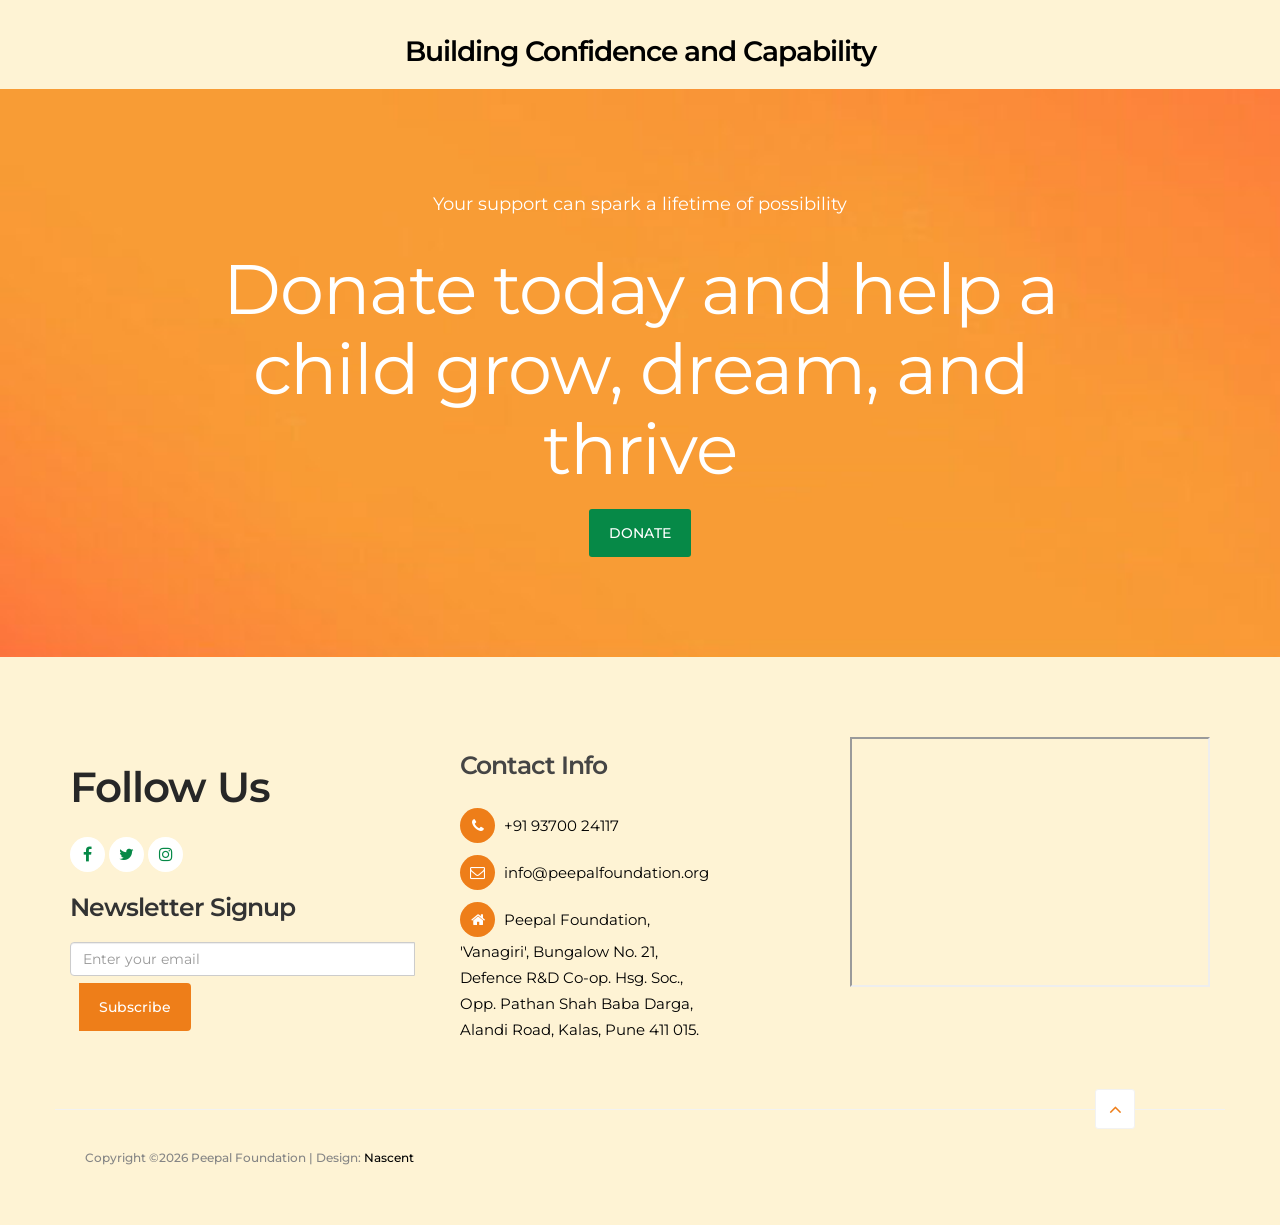
<file: our-focus.html>
<!DOCTYPE html>
<html lang="en">
<head>

     <title>Our Focus - Peepal Foundation</title>
<!--

Template 2098 Health

http://www.tooplate.com/view/2098-health

-->
     <meta charset="UTF-8">
     <meta http-equiv="X-UA-Compatible" content="IE=Edge">
     <meta name="description" content="">
     <meta name="keywords" content="">
     <meta name="author" content="Nascent">
     <meta name="viewport" content="width=device-width, initial-scale=1, maximum-scale=1">

     <link rel="stylesheet" href="css/bootstrap.min.css">
     <link rel="stylesheet" href="css/font-awesome.min.css">
     <link rel="stylesheet" href="css/animate.css">
     <link rel="stylesheet" href="css/owl.carousel.css">
     <link rel="stylesheet" href="css/owl.theme.default.min.css">

     <!-- MAIN CSS -->
     <link rel="stylesheet" href="css/peepal-style.css">

     <link rel="icon" type="image/x-icon" href="images/icon-01-1.png">


</head>
<body id="top" data-spy="scroll" data-target=".navbar-collapse" data-offset="50">

     <!-- PRE LOADER -->
     <section class="preloader">
          <div class="spinner">

               <span class="spinner-rotate"></span>
               
          </div>
     </section>


     <!-- MENU -->
     <section class="navbar navbar-default navbar-static-top" role="navigation">
          <div class="container">

               <div class="navbar-header">
                    <button class="navbar-toggle" data-toggle="collapse" data-target=".navbar-collapse">
                         <span class="icon icon-bar"></span>
                         <span class="icon icon-bar"></span>
                         <span class="icon icon-bar"></span>
                    </button>

                    <!-- lOGO TEXT HERE -->
                    <a href="index.html" class="navbar-brand"><img src="images/Peepal-Eng_Mar-Logo-scaled-245x85.png"
                              class="img-responsive" alt="Peepal Foundation"></a>
               </div>

               <!-- MENU LINKS -->
               <div class="collapse navbar-collapse">
                    <ul class="nav navbar-nav navbar-right">
                         <li><a href="index.html" class="smoothScroll">Home</a></li>
                         <li><a href="the-issue.html" class="smoothScroll">The Issue</a></li>
                         <li class="dropdown">
                              <a href="#" class="dropdown-toggle" data-toggle="dropdown" role="button"
                                   aria-haspopup="true" aria-expanded="false">About Us<span class="caret"></span></a>
                              <ul class="dropdown-menu">
                                   <li><a href="our-journey.html">Our Journey</a></li>
                                   <li role="separator" class="divider"></li>
                                   <li><a href="our-focus.html">Our Focus</a></li>
                                   <li role="separator" class="divider"></li>
                                   <li><a href="our-partners.html">Our Partner</a></li>
                                   <li role="separator" class="divider"></li>
                                   <li><a href="our-leadership.html">Our Leadership</a></li>
                                   <li role="separator" class="divider"></li>
                                   <li><a href="our-team.html">Our Team</a></li>
                                   <li role="separator" class="divider"></li>
                                   <li class="dropdown-submenu">
                                        <a href="#" class="dropdown-toggle">Our Policies</a>
                                        <ul class="dropdown-menu">
                                             <li><a href="Downloads/PF-CHILD-PROTECTION-POLICY.pdf"
                                                       target="_blank">Child Protection</a></li>
                                             <li role="separator" class="divider"></li>
                                             <li><a href="Downloads/PF-Sexual-harrasment-policy.pdf"
                                                       target="_blank">Sextual Harassment</a></li>
                                        </ul>
                                   </li>
                              </ul>
                         </li>
                         <li class="dropdown">
                              <a href="#" class="dropdown-toggle" data-toggle="dropdown" role="button"
                                   aria-haspopup="true" aria-expanded="false">Our Impact <span class="caret"></span></a>
                              <ul class="dropdown-menu">
                                   <li><a href="our-stories.html">Our Stories</a></li>
                                   <li role="separator" class="divider"></li>
                                   <li><a href="our-work.html">Our Work</a></li>
                              </ul>
                         </li>
                         <li class="dropdown">
                              <a href="#" class="dropdown-toggle" data-toggle="dropdown" role="button"
                                   aria-haspopup="true" aria-expanded="false">Get Involved <span
                                        class="caret"></span></a>
                              <ul class="dropdown-menu">
                                   <li><a href="donate.html">Donate</a></li>
                                   <li role="separator" class="divider"></li>
                                   <li><a href="volunteer.html">Volunteer With Us</a></li>
                              </ul>
                         </li>
                         <li class="dropdown">
                              <a href="#" class="dropdown-toggle" data-toggle="dropdown" role="button"
                                   aria-haspopup="true" aria-expanded="false">Media & Updates <span
                                        class="caret"></span></a>
                              <ul class="dropdown-menu">
                                   <li><a href="annual-reports.html">Annual Report</a></li>
                                   <li role="separator" class="divider"></li>
                                   <li><a href="newsletter.html">Newsletter</a></li>
                                   <li role="separator" class="divider"></li>
                                   <li><a href="papper-cuttings.html">Paper Cuttings</a></li>
                              </ul>
                         </li>
                         <li class="appointment-btn"><a href="donate.html">DONATE</a></li>
                    </ul>
               </div>

          </div>
     </section>


     <!-- Content Header -->
    <section id="content-header" class="content-slider">
    <div class="container">
        <div class="row">
            <div class="item" style="background-image: url('images/banner/OUR-FOCUS.jpg');">
                <div class="caption">
                    <div class="col-md-offset-1 col-md-10">
                         <p>Understanding the Problem</p>
                        <h1 class="row wow fadeInUp" data-wow-delay="0.4s">
                            Our Focus</h1>
                    </div>
                </div>
            </div>
        </div>
    </div>
</section>


     <!-- ABOUT -->
     <section id="about">
          <div class="container">
               <div class="row">
                    <div class="about-info">
                              <p class="wow fadeInUp" data-wow-delay="0.6s">EMPOWEARING CHILDREN WITH EDUCATION, SKILLS, AND DIGNITY TO TRANSFORM COMMUNITIES</p>
                              <h1 class="wow fadeInUp" data-wow-delay="0.6s">Peepal Foundation’s Core Focus</h1>
                              <div class="wow fadeInUp" data-wow-delay="0.6s" style="background-color: #000000; height: 1px;" ></div><br>

                    </div>
               </div>
               <div class="row">                    
                         <div class="col-md-4 col-sm-4">
                              <div class="ourfocus-thumb wow fadeInUp" data-wow-delay="0.2s">
                                   <p><span style="font-weight: bold; font-size: 1.5em;">Holistic Education</span><br><br>
                                   We go beyond textbooks to nurture life skills, values, and confidence, helping children grow into responsible citizens.<br/><br/><br/></p>
                              </div>
                         </div>
                         <div class="col-md-4 col-sm-4">
                              <div class="ourfocus-thumb wow fadeInUp" data-wow-delay="0.2s">
                                   <p><span style="font-weight: bold;font-size: 1.5em;">Ensuring School Retention</span><br><br>
                                   Through our Development Centre and remedial programs, we ensure children not only return to school but continue their education with improved learning outcomes</p>
                              </div>
                         </div>
                         <div class="col-md-4 col-sm-4">
                              <div class="ourfocus-thumb wow fadeInUp" data-wow-delay="0.2s">
                                   <p><span style="font-weight: bold;font-size: 1.5em;">Health & Well-being</span><br><br>
                                   We integrate hygiene, nutrition awareness, and mental well-being into our programs to support overall child development.<br/><br/><br/></p>
                              </div>
                         </div>
               </div>
               <div class="row"> 
                         <div class="col-md-4 col-sm-4">
                              <div class="ourfocus-thumb wow fadeInUp" data-wow-delay="0.2s">
                                   <p><span style="font-weight: bold;font-size: 1.5em;">Life Skills & Values</span><br><br>
                                   Our CEDE Program builds essential life skills such as empathy, communication, civic sense, and self-esteem to prepare children for real-world challenges.</p>
                              </div>
                         </div>
                         <div class="col-md-4 col-sm-4">
                              <div class="ourfocus-thumb wow fadeInUp" data-wow-delay="0.2s">
                                   <p><span style="font-weight: bold;font-size: 1.5em;">Community Empowerment</span><br><br>
                                   We engage parents, teachers, and community members to create a supportive ecosystem that sustains every child’s growth journey.</p>
                              </div>
                         </div>
                    
               </div>
               <br/><br/>
               <div class="row"> 
                         <div class="col-md-4 col-sm-4">
                              <div class="wow fadeInUp" data-wow-delay="0.2s">
                                   <img src="images/MISSION.jpg" class="img-responsive" alt="Peepal Foundation Mission">
                              </div>
                         </div>
                         <div class="col-md-8 col-sm-8">
                              <div class="wow fadeInUp" data-wow-delay="0.2s">
                                   <p style="line-height: 30px;">At Peepal Foundation, we provide 360° support that strengthens both the learning and character of underprivileged children. By focusing on holistic education, life skills, values, and overall well-being, we empower them to grow into confident, capable individuals ready to face life’s challenges. We ensure that each child receives academic guidance, emotional care, and opportunities to express themselves creatively and socially. Our ultimate goal is to nurture a generation of socially responsible citizens who uplift their communities, break the cycle of poverty, and lead with empathy, integrity, and a strong sense of purpose. We believe that when children thrive, families flourish, and communities transform for the better.<br><br>

At Peepal Foundation, we believe that nurturing socially responsible citizens begins with a strong support system. Alongside empowering underprivileged children, we actively engage parents and teachers through workshops and training sessions. By strengthening these key stakeholders, we create a holistic environment that fosters lasting impact in a child’s life.</p>
                              </div>
                         </div>
               </div>
          </div>
     </section>

     <section id="joinus">
          <div class="container">
               <div class="row">
                    <div class="col-md-12 col-sm-12">
                         <div class="joinus-info wow fadeInUp" data-wow-delay="0.2s" style="text-align: center;"> 
                              <p> <b>COME JOIN US</b></p>
                              <div style="background-color: #ffffff; height: 1px;" ></div>
                              <h2>Let’s create a world where every child feels seen, loved, and supported</h2>
                         </div>
                    </div>                    
               </div>
               <div class="joinus-info wow fadeInUp" data-wow-delay="0.2s" style="text-align: center;">
                    <div class="row" style="margin-top: 20px; display: flex;   justify-content: center ;">
                         <div class="col-md-2 col-sm-2 wow fadeInUp" data-wow-delay="1.2s">
                              <a href="volunteer.html" class="btn btn-warning smoothScroll">VOLUNTEER WITH US</a>
</div><div class="col-md-2 col-sm-2 wow fadeInUp" data-wow-delay="1.2s">
                              <a href="donate.html" class="section-btn btn btn-default smoothScroll">DONATE</a>
                         </div>
                    </div>
                    </div>
               
          </div>
     </section>

     <section id="ourapproach">
          <div class="container">
               <div class="ourapproach-info">
               <center><h2 class="wow fadeInUp" data-wow-delay="0.2s">Our Approach</h2>
               <h3 class="wow fadeInUp" data-wow-delay="0.4s">Building Confidence and Capability</h3></center><br>
               
          </div>
     </section>

     <section id="donate">
          <div class="container" style="display: flex;justify-content: center;align-items: center;">
               
               <div style="width: 80%;"><center><p>
Your support can spark a lifetime of possibility</p>
               <h2 class="wow fadeInUp" data-wow-delay="0.2s">Donate today and help a child grow, dream, and thrive</h2>
                               <a href="donate.html" class="section-btn btn btn-default smoothScroll">DONATE</a>   
                    </center>
          </div>
          </div>
          </section>
     

     <!-- FOOTER -->
     <footer data-stellar-background-ratio="5">
          <div class="container">
               <div class="row">

                    <div class="col-md-4 col-sm-4"> 
                         <div class="footer-thumb">
                              <div class="opening-hours">
                                   <h2 class="wow fadeInUp" data-wow-delay="0.4s">Follow Us</h2>
                              </div> 

                              <ul class="social-icon">
                                   <li><a href="https://www.facebook.com/PeepalFoundationpune" class="fa fa-facebook" attr="facebook icon"></a></li>
                                   <li><a href="https://www.instagram.com/_peepalfoundation_official/" class="fa fa-twitter"></a></li>
                                   <li><a href="https://www.youtube.com/@peepalfoundation/featured" class="fa fa-instagram"></a></li>
                              </ul>
                              <div class="opening-hours">
                                   <h3 class="wow fadeInUp" data-wow-delay="0.4s">Newsletter Signup</h3>
                                   <div class="row">
                                        <div class="col-md-12">
                                             <form id="newsletterForm" action="#" method="get" class="wow fadeInUp" data-wow-delay="0.8s">
                                                  <div class="input-group">
                                                       <input type="email" class="form-control" placeholder="Enter your email" aria-label="Email Address" aria-describedby="subscribe-button">
                                                       <span class="input-group-btn">
                                                            <button class="btn btn-warning" type="button" id="subscribe-button">Subscribe</button>
                                                       </span>
                                                  </div>
                                             </form>                                             
                                        </div>
                                   </div>
                              </div> 
                         </div>
                    </div>


                    <div class="col-md-4 col-sm-4">
                         <div class="footer-thumb"> 
                              <h4 class="wow fadeInUp" data-wow-delay="0.4s">Contact Info</h4>
                              
                              <div class="contact-info">
                                   <p><i class="fa fa-phone"></i> <a hre="tel:+91937024117">+91 93700 24117</a></p>
                                   <p><i class="fa fa-envelope-o"></i> <a href="mailto:info@peepalfoundation.org">info@peepalfoundation.org</a></p>
                                   
                              <p style="color:#000000;"><i class="fa fa-home"></i> Peepal Foundation,<br/>
'Vanagiri', Bungalow No. 21,<br/>
Defence R&D Co-op. Hsg. Soc.,<br/>
Opp. Pathan Shah Baba Darga,<br/>
Alandi Road, Kalas, Pune 411 015.</p>
                              </div>
                         </div>
                    </div>

                    <div class="col-md-4 col-sm-4"> 
                         <iframe style="width: 100%; height: 250px;" loading="lazy"
        src="https://maps.google.com/maps?q=%E2%80%98Vanagiri%E2%80%99%20Bungalow%20No.%2021%2C%20Defence%20R%26D%20Co-Op.Hsg.Soc.%2C%20Opp.%20Pathanshah%20Baba%20Darga%2C%20Alandi%20Road%2C%20Kalas%2C%20Pune%20411%20015&amp;t=m&amp;z=10&amp;output=embed&amp;iwloc=near"
        title="‘Vanagiri’ Bungalow No. 21, Defence R&amp;D Co-Op.Hsg.Soc., Opp. Pathanshah Baba Darga, Alandi Road, Kalas, Pune 411 015"
        aria-label="‘Vanagiri’ Bungalow No. 21, Defence R&amp;D Co-Op.Hsg.Soc., Opp. Pathanshah Baba Darga, Alandi Road, Kalas, Pune 411 015"></iframe>
                    </div>

                    <div class="col-md-12 col-sm-12 border-top">
                         <div class="col-md-4 col-sm-6">
                              <div class="copyright-text"> 
                                   <p>Copyright &copy;<script>document.write(new Date().getFullYear());</script> Peepal Foundation 
                                   
                                   | Design: <a href="https://www.nascent.co.in" target="_parent">Nascent</a></p>
                              </div>
                         </div>
                         <div class="col-md-6 col-sm-6">
                              <!-- <div class="footer-link"> 
                                   <a href="#">Laboratory Tests</a>
                                   <a href="#">Departments</a>
                                   <a href="#">Insurance Policy</a>
                                   <a href="#">Careers</a>
                              </div> -->
                         </div>
                         <div class="col-md-2 col-sm-2 text-align-center">
                              <div class="angle-up-btn"> 
                                  <a href="#top" class="smoothScroll wow fadeInUp" data-wow-delay="1.2s"><i class="fa fa-angle-up"></i></a>
                              </div>
                         </div>   
                    </div>
                    
               </div>
          </div>
     </footer>

     <!-- SCRIPTS -->
     <script src="js/jquery.js"></script>
     <script src="js/bootstrap.min.js"></script>
     <script src="js/jquery.sticky.js"></script>
     <script src="js/jquery.stellar.min.js"></script>
     <script src="js/wow.min.js"></script>
     <script src="js/smoothscroll.js"></script>
     <script src="js/owl.carousel.min.js"></script>
     <script src="js/custom.js"></script>

</body>
</html>
</file>
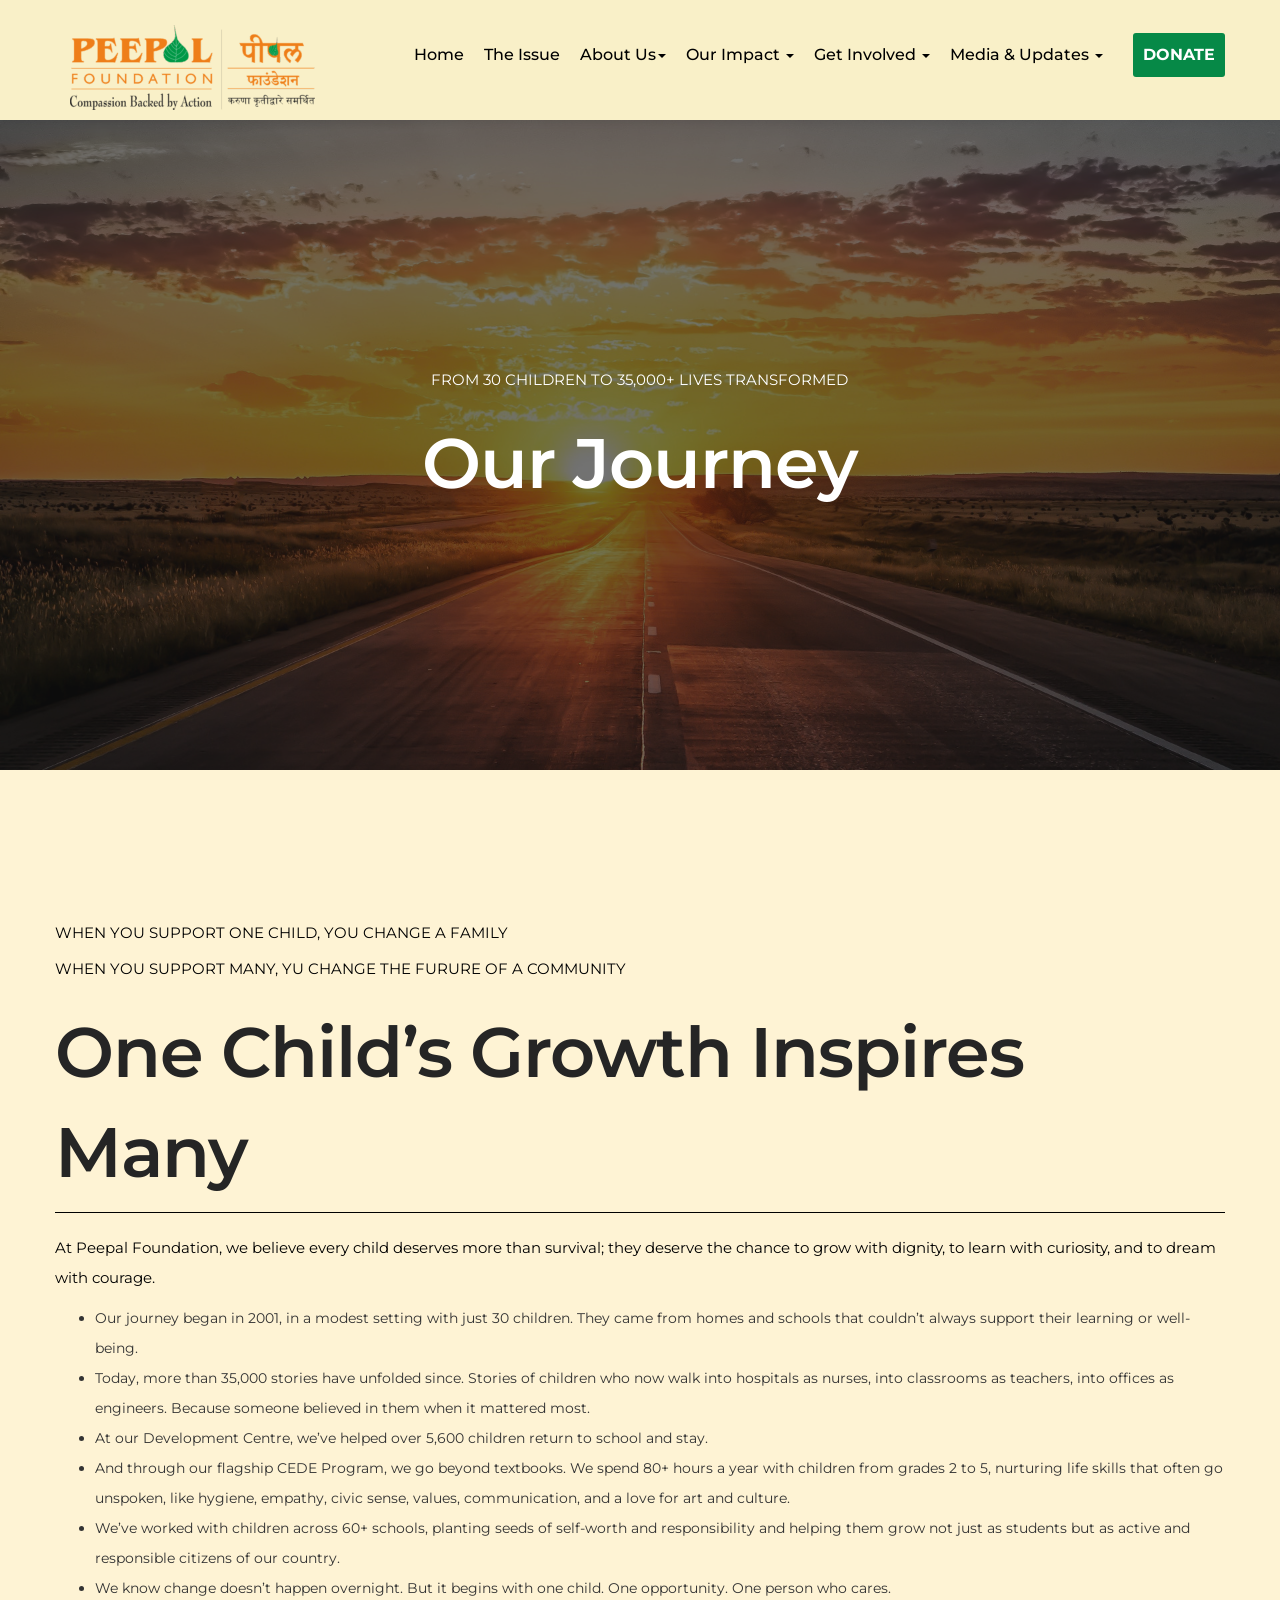
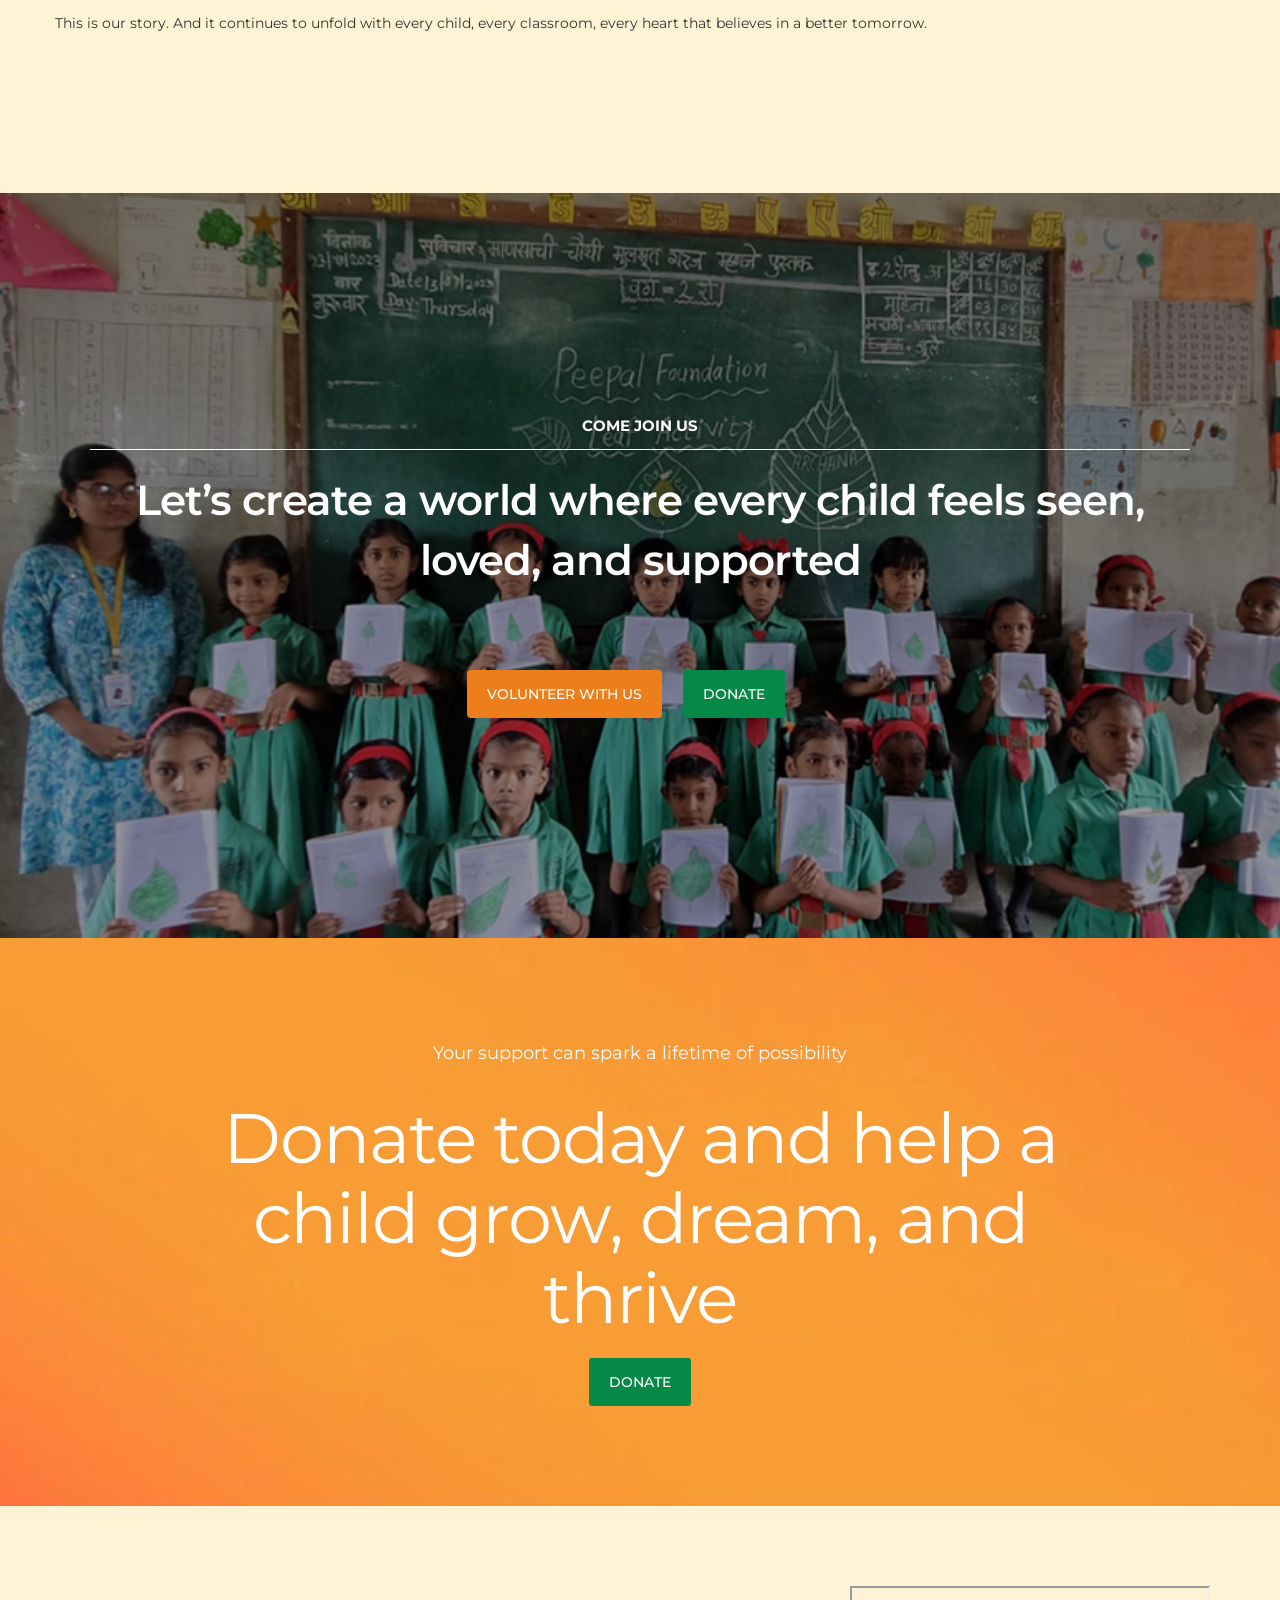
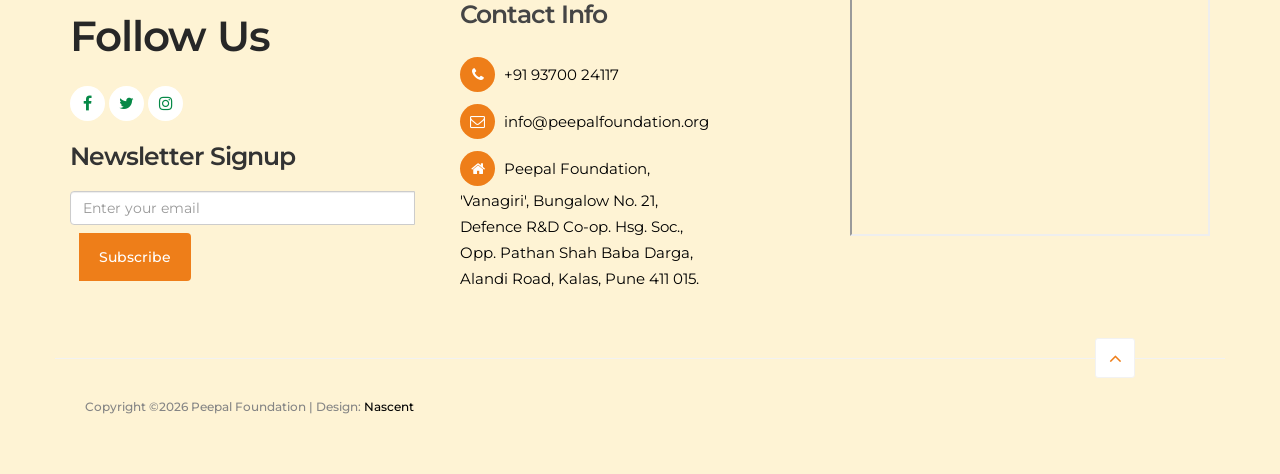
<file: our-journey.html>
<!DOCTYPE html>
<html lang="en">
<head>

     <title>Our Journey - Peepal Foundation</title>
<!--

Template 2098 Health

http://www.tooplate.com/view/2098-health

-->
     <meta charset="UTF-8">
     <meta http-equiv="X-UA-Compatible" content="IE=Edge">
     <meta name="description" content="">
     <meta name="keywords" content="">
     <meta name="author" content="Nascent">
     <meta name="viewport" content="width=device-width, initial-scale=1, maximum-scale=1">

     <link rel="stylesheet" href="css/bootstrap.min.css">
     <link rel="stylesheet" href="css/font-awesome.min.css">
     <link rel="stylesheet" href="css/animate.css">
     <link rel="stylesheet" href="css/owl.carousel.css">
     <link rel="stylesheet" href="css/owl.theme.default.min.css">

     <!-- MAIN CSS -->
     <link rel="stylesheet" href="css/peepal-style.css">

     <link rel="icon" type="image/x-icon" href="images/icon-01-1.png">


</head>
<body id="top" data-spy="scroll" data-target=".navbar-collapse" data-offset="50">

     <!-- PRE LOADER -->
     <section class="preloader">
          <div class="spinner">

               <span class="spinner-rotate"></span>
               
          </div>
     </section>


     <!-- MENU -->
     <section class="navbar navbar-default navbar-static-top" role="navigation">
          <div class="container">

               <div class="navbar-header">
                    <button class="navbar-toggle" data-toggle="collapse" data-target=".navbar-collapse">
                         <span class="icon icon-bar"></span>
                         <span class="icon icon-bar"></span>
                         <span class="icon icon-bar"></span>
                    </button>

                    <!-- lOGO TEXT HERE -->
                    <a href="index.html" class="navbar-brand"><img src="images/Peepal-Eng_Mar-Logo-scaled-245x85.png"
                              class="img-responsive" alt="Peepal Foundation"></a>
               </div>

               <!-- MENU LINKS -->
               <div class="collapse navbar-collapse">
                    <ul class="nav navbar-nav navbar-right">
                         <li><a href="index.html" class="smoothScroll">Home</a></li>
                         <li><a href="the-issue.html" class="smoothScroll">The Issue</a></li>
                         <li class="dropdown">
                              <a href="#" class="dropdown-toggle" data-toggle="dropdown" role="button"
                                   aria-haspopup="true" aria-expanded="false">About Us<span class="caret"></span></a>
                              <ul class="dropdown-menu">
                                   <li><a href="our-journey.html">Our Journey</a></li>
                                   <li role="separator" class="divider"></li>
                                   <li><a href="our-focus.html">Our Focus</a></li>
                                   <li role="separator" class="divider"></li>
                                   <li><a href="our-partners.html">Our Partner</a></li>
                                   <li role="separator" class="divider"></li>
                                   <li><a href="our-leadership.html">Our Leadership</a></li>
                                   <li role="separator" class="divider"></li>
                                   <li><a href="our-team.html">Our Team</a></li>
                                   <li role="separator" class="divider"></li>
                                   <li class="dropdown-submenu">
                                        <a href="#" class="dropdown-toggle">Our Policies</a>
                                        <ul class="dropdown-menu">
                                             <li><a href="Downloads/PF-CHILD-PROTECTION-POLICY.pdf"
                                                       target="_blank">Child Protection</a></li>
                                             <li role="separator" class="divider"></li>
                                             <li><a href="Downloads/PF-Sexual-harrasment-policy.pdf"
                                                       target="_blank">Sextual Harassment</a></li>
                                        </ul>
                                   </li>
                              </ul>
                         </li>
                         <li class="dropdown">
                              <a href="#" class="dropdown-toggle" data-toggle="dropdown" role="button"
                                   aria-haspopup="true" aria-expanded="false">Our Impact <span class="caret"></span></a>
                              <ul class="dropdown-menu">
                                   <li><a href="our-stories.html">Our Stories</a></li>
                                   <li role="separator" class="divider"></li>
                                   <li><a href="our-work.html">Our Work</a></li>
                              </ul>
                         </li>
                         <li class="dropdown">
                              <a href="#" class="dropdown-toggle" data-toggle="dropdown" role="button"
                                   aria-haspopup="true" aria-expanded="false">Get Involved <span
                                        class="caret"></span></a>
                              <ul class="dropdown-menu">
                                   <li><a href="donate.html">Donate</a></li>
                                   <li role="separator" class="divider"></li>
                                   <li><a href="volunteer.html">Volunteer With Us</a></li>
                              </ul>
                         </li>
                         <li class="dropdown">
                              <a href="#" class="dropdown-toggle" data-toggle="dropdown" role="button"
                                   aria-haspopup="true" aria-expanded="false">Media & Updates <span
                                        class="caret"></span></a>
                              <ul class="dropdown-menu">
                                   <li><a href="annual-reports.html">Annual Report</a></li>
                                   <li role="separator" class="divider"></li>
                                   <li><a href="newsletter.html">Newsletter</a></li>
                                   <li role="separator" class="divider"></li>
                                   <li><a href="papper-cuttings.html">Paper Cuttings</a></li>
                              </ul>
                         </li>
                         <li class="appointment-btn"><a href="donate.html">DONATE</a></li>
                    </ul>
               </div>

          </div>
     </section>


     <!-- Content Header -->
    <section id="content-header" class="content-slider">
    <div class="container">
        <div class="row">
            <div class="item" style="background-image: url('images/banner/OUR-JOURNEY.jpg');">
                <div class="caption">
                    <div class="col-md-offset-1 col-md-10">
                         <p>From 30 Children to 35,000+ Lives Transformed</p>
                        <h1 class="row wow fadeInUp" data-wow-delay="0.4s">
                            Our Journey</h1>
                    </div>
                </div>
            </div>
        </div>
    </div>
</section>


     <!-- ABOUT -->
     <section id="about">
          <div class="container">
               <div class="row">
                    <div class="about-info">
                              <p class="wow fadeInUp" data-wow-delay="0.6s">WHEN YOU SUPPORT ONE CHILD, YOU CHANGE A FAMILY</p>
                              <p class="wow fadeInUp" data-wow-delay="0.6s">WHEN YOU SUPPORT MANY, YU CHANGE THE FURURE OF A COMMUNITY</p>
                              <h1 class="wow fadeInUp" data-wow-delay="0.6s">One Child’s Growth Inspires Many</h1>
                              <div class="wow fadeInUp" data-wow-delay="0.6s" style="background-color: #000000; height: 1px;" ></div><br>
                              <div class="wow fadeInUp" data-wow-delay="0.8s">
                                   <p style="line-height: 30px;">At Peepal Foundation, we believe every child deserves more than survival; they deserve the chance to grow with dignity, to learn with curiosity, and to dream with courage.
<ul style="line-height: 30px;">
<li>Our journey began in 2001, in a modest setting with just 30 children. They came from homes and schools that couldn’t always support their learning or well-being.</li>
<li>Today, more than 35,000 stories have unfolded since. Stories of children who now walk into hospitals as nurses, into classrooms as teachers, into offices as engineers. Because someone believed in them when it mattered most.</li>
<li>At our Development Centre, we’ve helped over 5,600 children return to school and stay.</li>
<li>And through our flagship CEDE Program, we go beyond textbooks. We spend 80+ hours a year with children from grades 2 to 5, nurturing life skills that often go unspoken, like hygiene, empathy, civic sense, values, communication, and a love for art and culture.</li>
<li>We’ve worked with children across 60+ schools, planting seeds of self-worth and responsibility and helping them grow not just as students but as active and responsible citizens of our country.</li>
<li>We know change doesn’t happen overnight. But it begins with one child. One opportunity. One person who cares.</li>
</ul>
This is our story. And it continues to unfold with every child, every classroom, every heart that believes in a better tomorrow.</p>
                              </div>
                              
                         </div>
               </div>
          </div>
     </section>

     <section id="joinus">
          <div class="container">
               <div class="row">
                    <div class="col-md-12 col-sm-12">
                         <div class="joinus-info wow fadeInUp" data-wow-delay="0.2s" style="text-align: center;"> 
                              <p> <b>COME JOIN US</b></p>
                              <div style="background-color: #ffffff; height: 1px;" ></div>
                              <h2>Let’s create a world where every child feels seen, loved, and supported</h2>
                         </div>
                    </div>                    
               </div>
               <div class="joinus-info wow fadeInUp" data-wow-delay="0.2s" style="text-align: center;">
                    <div class="row" style="margin-top: 20px; display: flex;   justify-content: center ;">
                         <div class="col-md-2 col-sm-2 wow fadeInUp" data-wow-delay="1.2s">
                              <a href="volunteer.html" class="btn btn-warning smoothScroll">VOLUNTEER WITH US</a>
</div><div class="col-md-2 col-sm-2 wow fadeInUp" data-wow-delay="1.2s">
                              <a href="donate.html" class="section-btn btn btn-default smoothScroll">DONATE</a>
                         </div>
                    </div>
                    </div>
               
          </div>
     </section>

     <section id="donate">
          <div class="container" style="display: flex;justify-content: center;align-items: center;">
               
               <div style="width: 80%;"><center><p>
Your support can spark a lifetime of possibility</p>
               <h2 class="wow fadeInUp" data-wow-delay="0.2s">Donate today and help a child grow, dream, and thrive</h2>
                               <a href="donate.html" class="section-btn btn btn-default smoothScroll">DONATE</a>   
                    </center>
          </div>
          </div>
          </section>
     

     <!-- FOOTER -->
     <footer data-stellar-background-ratio="5">
          <div class="container">
               <div class="row">

                    <div class="col-md-4 col-sm-4"> 
                         <div class="footer-thumb">
                              <div class="opening-hours">
                                   <h2 class="wow fadeInUp" data-wow-delay="0.4s">Follow Us</h2>
                              </div> 

                              <ul class="social-icon">
                                   <li><a href="https://www.facebook.com/PeepalFoundationpune" class="fa fa-facebook" attr="facebook icon"></a></li>
                                   <li><a href="https://www.instagram.com/_peepalfoundation_official/" class="fa fa-twitter"></a></li>
                                   <li><a href="https://www.youtube.com/@peepalfoundation/featured" class="fa fa-instagram"></a></li>
                              </ul>
                              <div class="opening-hours">
                                   <h3 class="wow fadeInUp" data-wow-delay="0.4s">Newsletter Signup</h3>
                                   <div class="row">
                                        <div class="col-md-12">
                                             <form id="newsletterForm" action="#" method="get" class="wow fadeInUp" data-wow-delay="0.8s">
                                                  <div class="input-group">
                                                       <input type="email" class="form-control" placeholder="Enter your email" aria-label="Email Address" aria-describedby="subscribe-button">
                                                       <span class="input-group-btn">
                                                            <button class="btn btn-warning" type="button" id="subscribe-button">Subscribe</button>
                                                       </span>
                                                  </div>
                                             </form>                                             
                                        </div>
                                   </div>
                              </div> 
                         </div>
                    </div>


                    <div class="col-md-4 col-sm-4">
                         <div class="footer-thumb"> 
                              <h4 class="wow fadeInUp" data-wow-delay="0.4s">Contact Info</h4>
                              
                              <div class="contact-info">
                                   <p><i class="fa fa-phone"></i> <a hre="tel:+91937024117">+91 93700 24117</a></p>
                                   <p><i class="fa fa-envelope-o"></i> <a href="mailto:info@peepalfoundation.org">info@peepalfoundation.org</a></p>
                                   
                              <p style="color:#000000;"><i class="fa fa-home"></i> Peepal Foundation,<br/>
'Vanagiri', Bungalow No. 21,<br/>
Defence R&D Co-op. Hsg. Soc.,<br/>
Opp. Pathan Shah Baba Darga,<br/>
Alandi Road, Kalas, Pune 411 015.</p>
                              </div>
                         </div>
                    </div>

                    <div class="col-md-4 col-sm-4"> 
                         <iframe style="width: 100%; height: 250px;" loading="lazy"
        src="https://maps.google.com/maps?q=%E2%80%98Vanagiri%E2%80%99%20Bungalow%20No.%2021%2C%20Defence%20R%26D%20Co-Op.Hsg.Soc.%2C%20Opp.%20Pathanshah%20Baba%20Darga%2C%20Alandi%20Road%2C%20Kalas%2C%20Pune%20411%20015&amp;t=m&amp;z=10&amp;output=embed&amp;iwloc=near"
        title="‘Vanagiri’ Bungalow No. 21, Defence R&amp;D Co-Op.Hsg.Soc., Opp. Pathanshah Baba Darga, Alandi Road, Kalas, Pune 411 015"
        aria-label="‘Vanagiri’ Bungalow No. 21, Defence R&amp;D Co-Op.Hsg.Soc., Opp. Pathanshah Baba Darga, Alandi Road, Kalas, Pune 411 015"></iframe>
                    </div>

                    <div class="col-md-12 col-sm-12 border-top">
                         <div class="col-md-4 col-sm-6">
                              <div class="copyright-text"> 
                                   <p>Copyright &copy;<script>document.write(new Date().getFullYear());</script> Peepal Foundation 
                                   
                                   | Design: <a href="https://www.nascent.co.in" target="_parent">Nascent</a></p>
                              </div>
                         </div>
                         <div class="col-md-6 col-sm-6">
                              <!-- <div class="footer-link"> 
                                   <a href="#">Laboratory Tests</a>
                                   <a href="#">Departments</a>
                                   <a href="#">Insurance Policy</a>
                                   <a href="#">Careers</a>
                              </div> -->
                         </div>
                         <div class="col-md-2 col-sm-2 text-align-center">
                              <div class="angle-up-btn"> 
                                  <a href="#top" class="smoothScroll wow fadeInUp" data-wow-delay="1.2s"><i class="fa fa-angle-up"></i></a>
                              </div>
                         </div>   
                    </div>
                    
               </div>
          </div>
     </footer>

     <!-- SCRIPTS -->
     <script src="js/jquery.js"></script>
     <script src="js/bootstrap.min.js"></script>
     <script src="js/jquery.sticky.js"></script>
     <script src="js/jquery.stellar.min.js"></script>
     <script src="js/wow.min.js"></script>
     <script src="js/smoothscroll.js"></script>
     <script src="js/owl.carousel.min.js"></script>
     <script src="js/custom.js"></script>

</body>
</html>
</file>
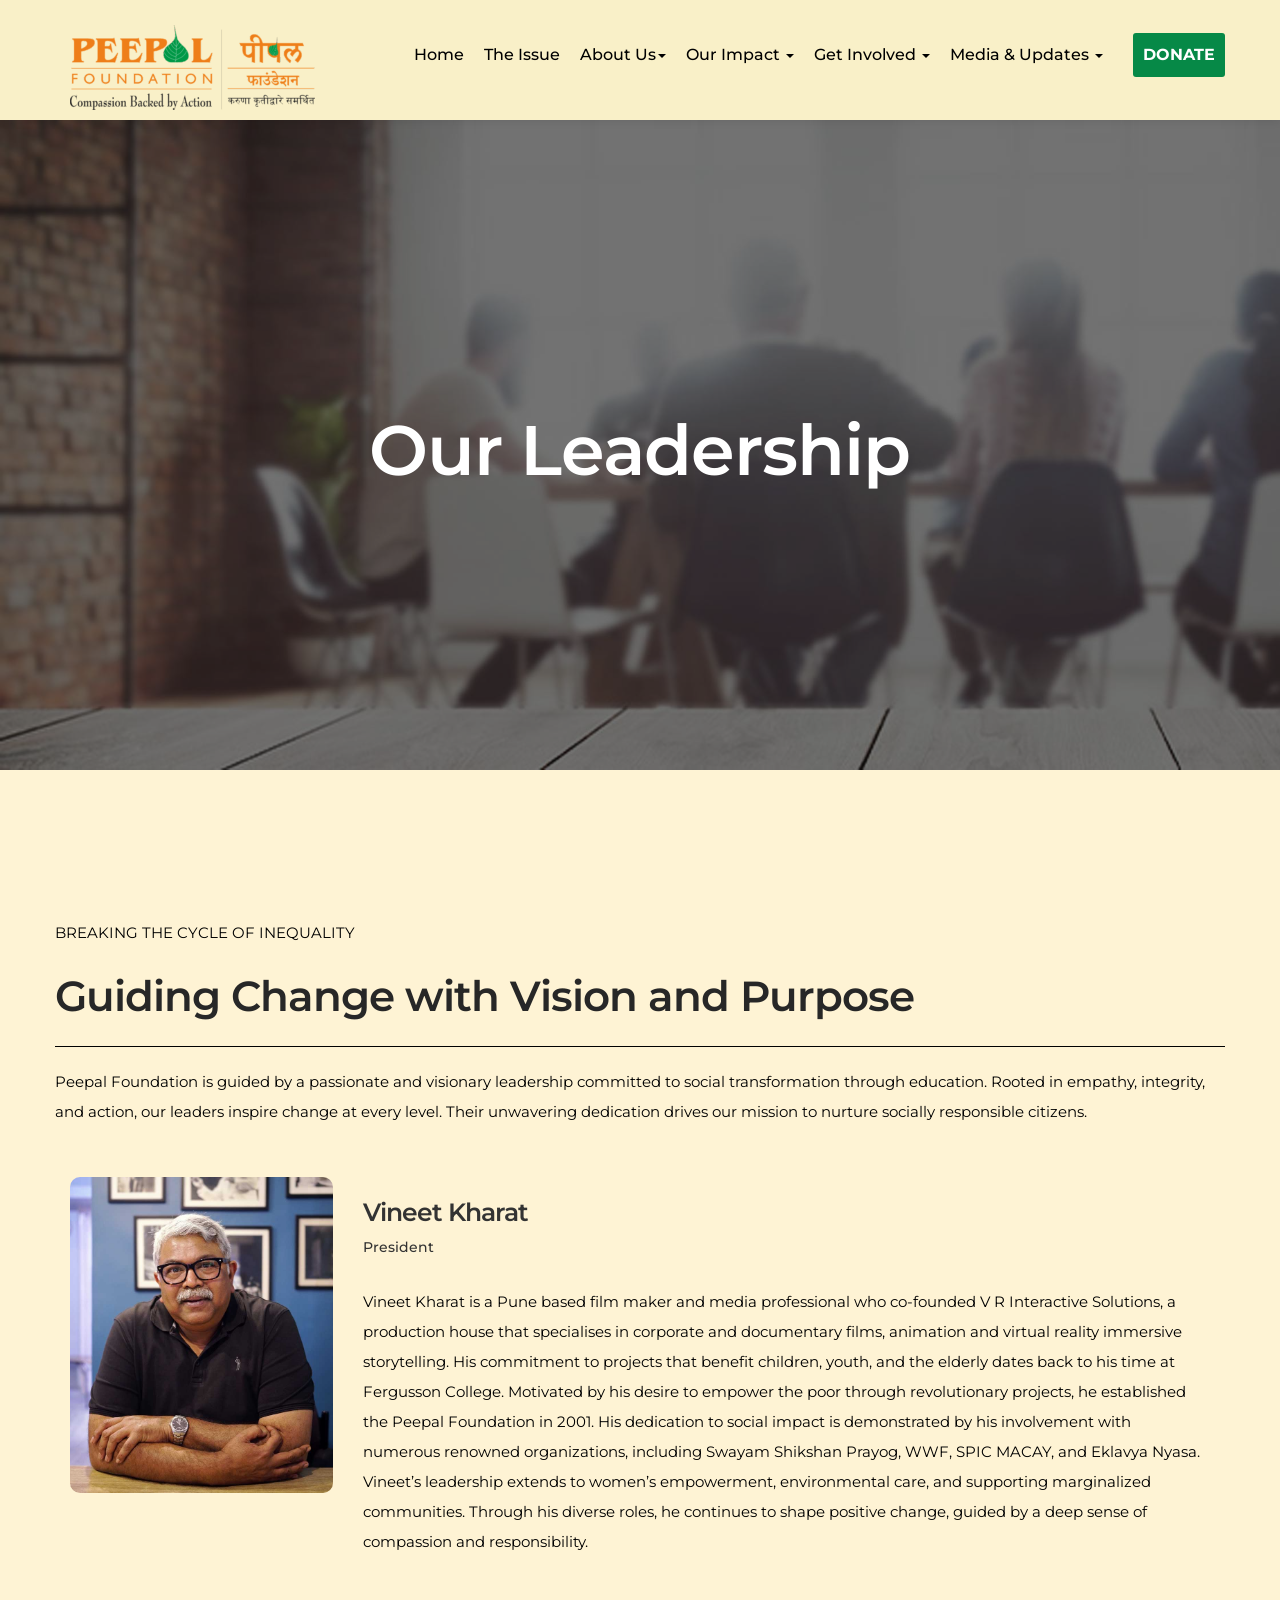
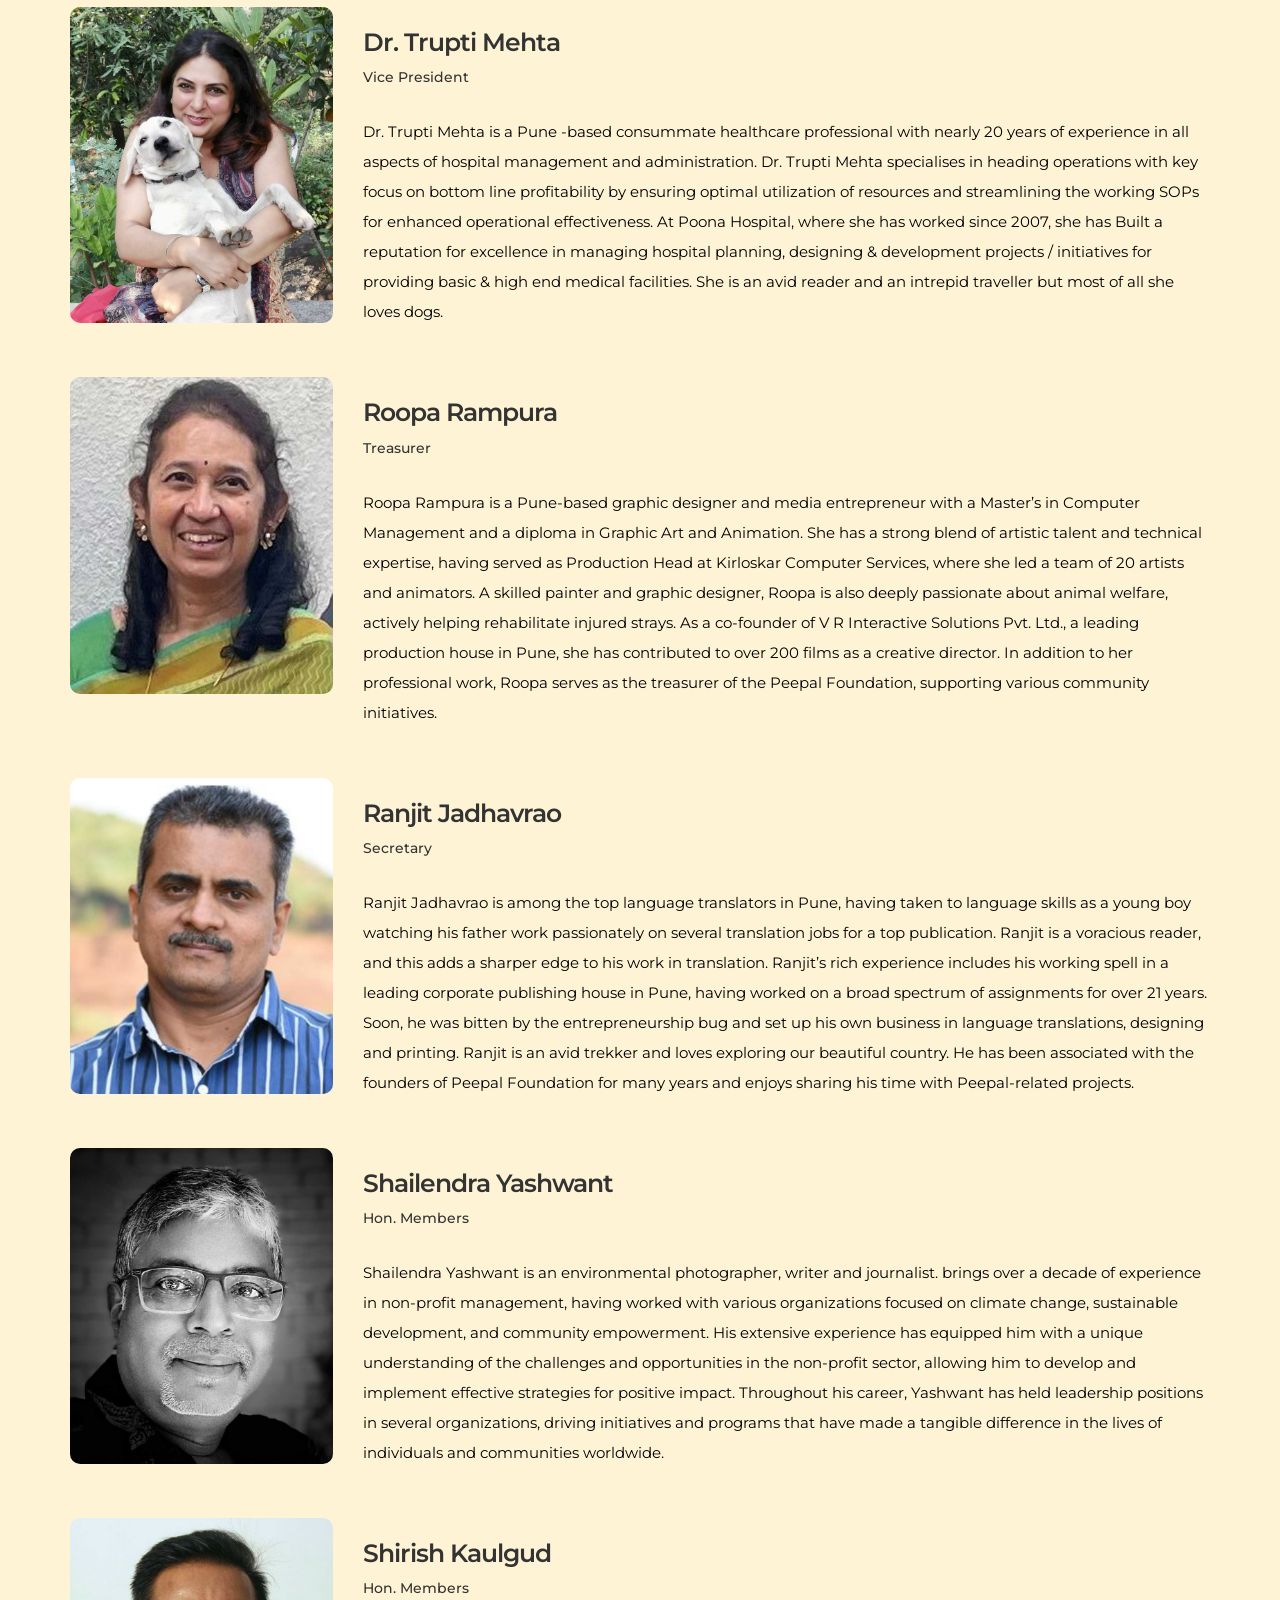
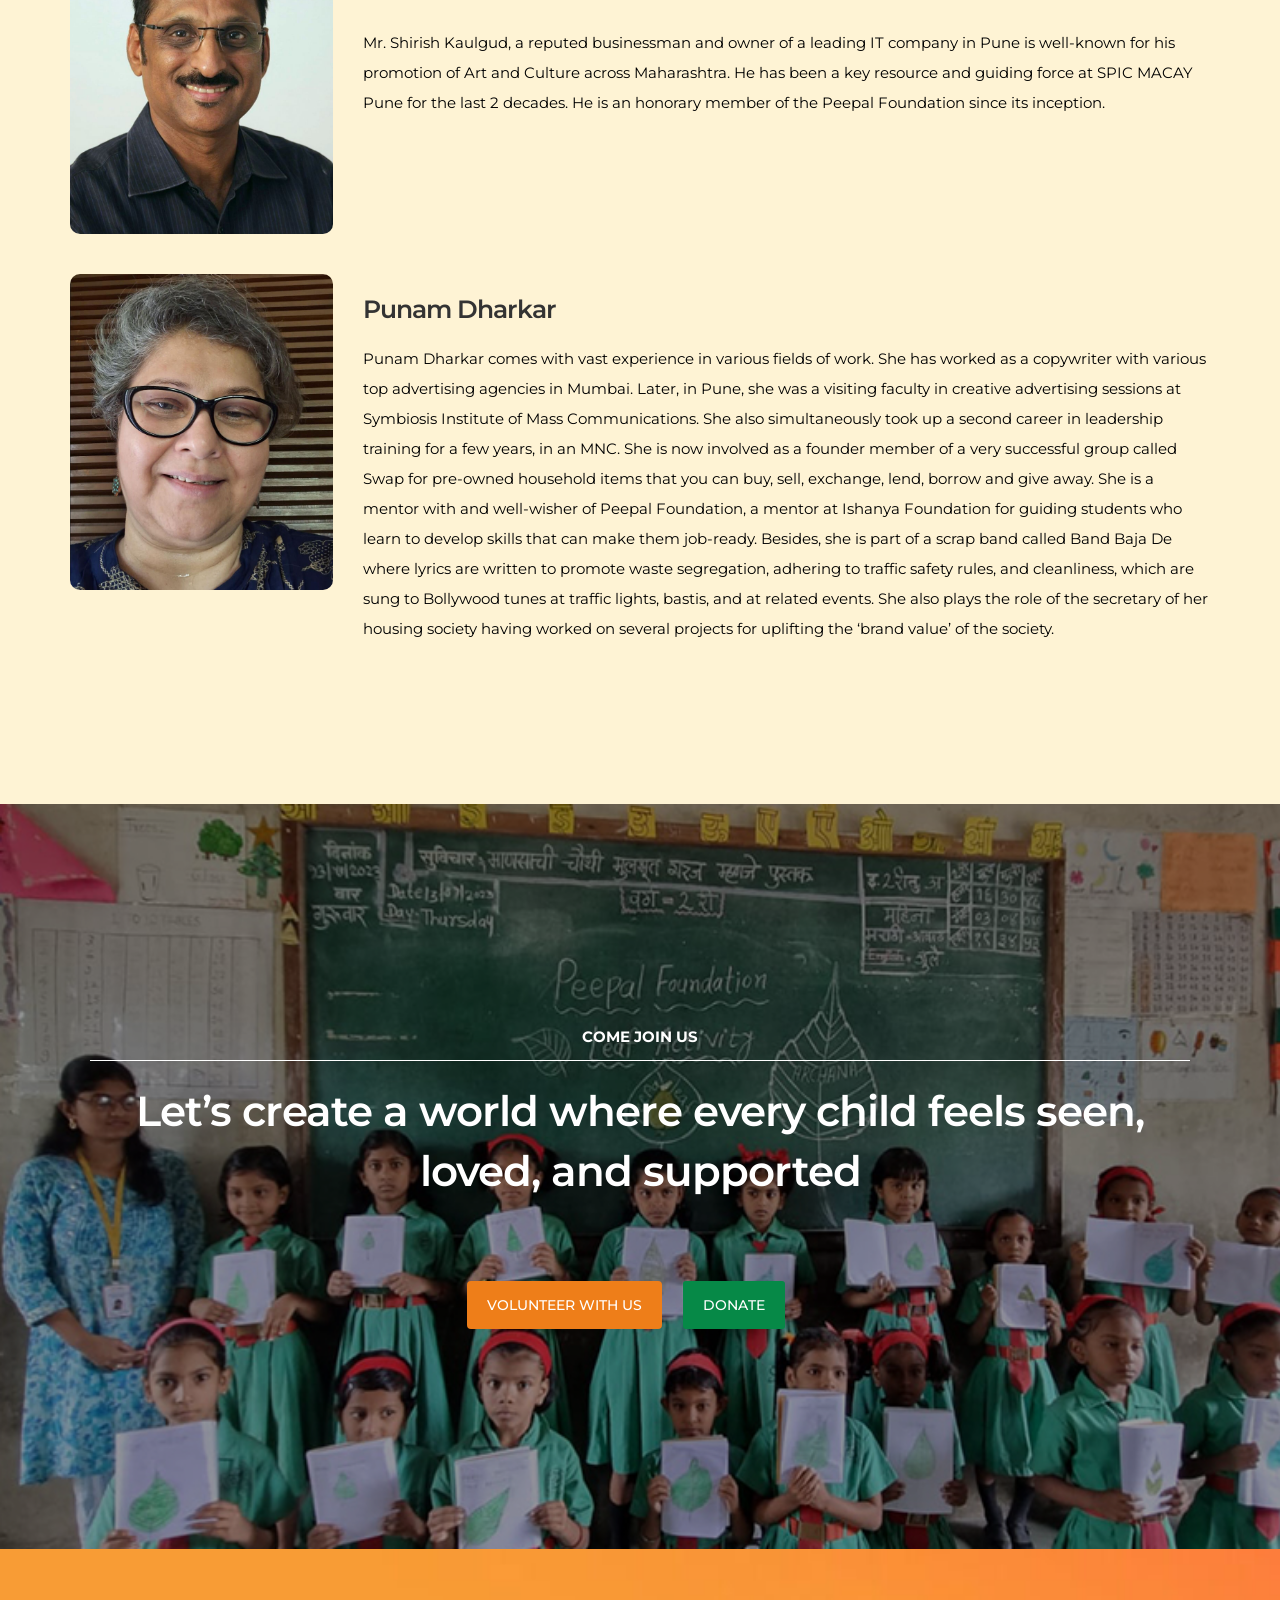
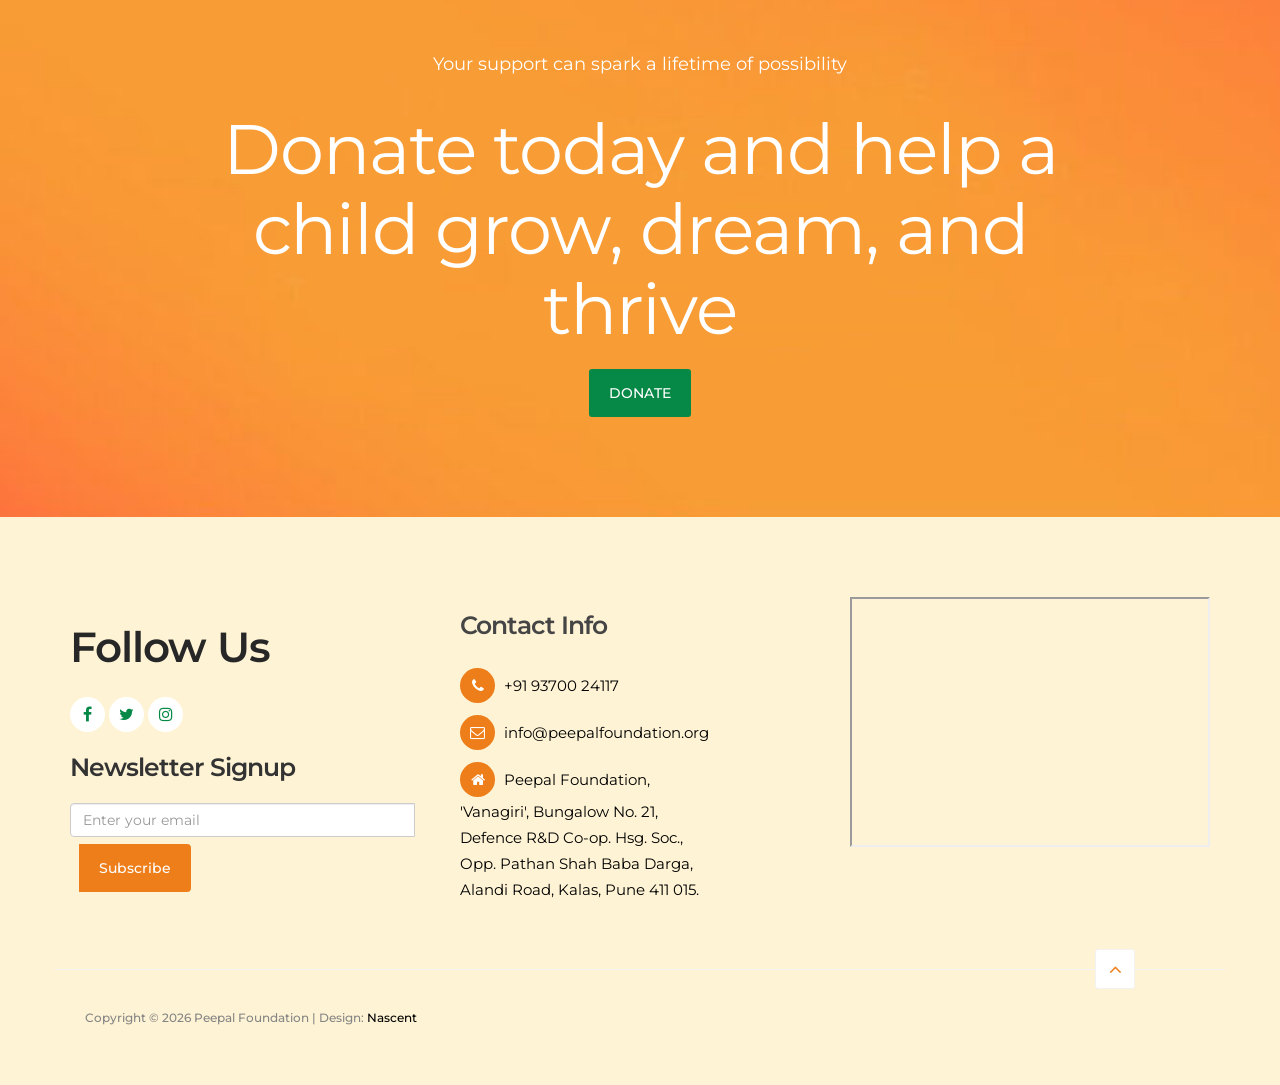
<file: our-leadership.html>
<!DOCTYPE html>
<html lang="en">

<head>

     <title>Our Leadership - Peepal Foundation</title>
     <!--

Template 2098 Health

http://www.tooplate.com/view/2098-health

-->
     <meta charset="UTF-8">
     <meta http-equiv="X-UA-Compatible" content="IE=Edge">
     <meta name="description" content="">
     <meta name="keywords" content="">
     <meta name="author" content="Nascent">
     <meta name="viewport" content="width=device-width, initial-scale=1, maximum-scale=1">

     <link rel="stylesheet" href="css/bootstrap.min.css">
     <link rel="stylesheet" href="css/font-awesome.min.css">
     <link rel="stylesheet" href="css/animate.css">
     <link rel="stylesheet" href="css/owl.carousel.css">
     <link rel="stylesheet" href="css/owl.theme.default.min.css">

     <!-- MAIN CSS -->
     <link rel="stylesheet" href="css/peepal-style.css">

     <link rel="icon" type="image/x-icon" href="images/icon-01-1.png">


</head>

<body id="top" data-spy="scroll" data-target=".navbar-collapse" data-offset="50">

     <!-- PRE LOADER -->
     <section class="preloader">
          <div class="spinner">

               <span class="spinner-rotate"></span>

          </div>
     </section>


     <!-- MENU -->
     <section class="navbar navbar-default navbar-static-top" role="navigation">
          <div class="container">

               <div class="navbar-header">
                    <button class="navbar-toggle" data-toggle="collapse" data-target=".navbar-collapse">
                         <span class="icon icon-bar"></span>
                         <span class="icon icon-bar"></span>
                         <span class="icon icon-bar"></span>
                    </button>

                    <!-- lOGO TEXT HERE -->
                    <a href="index.html" class="navbar-brand"><img src="images/Peepal-Eng_Mar-Logo-scaled-245x85.png"
                              class="img-responsive" alt="Peepal Foundation"></a>
               </div>

               <!-- MENU LINKS -->
               <div class="collapse navbar-collapse">
                    <ul class="nav navbar-nav navbar-right">
                         <li><a href="index.html" class="smoothScroll">Home</a></li>
                         <li><a href="the-issue.html" class="smoothScroll">The Issue</a></li>
                         <li class="dropdown">
                              <a href="#" class="dropdown-toggle" data-toggle="dropdown" role="button"
                                   aria-haspopup="true" aria-expanded="false">About Us<span class="caret"></span></a>
                              <ul class="dropdown-menu">
                                   <li><a href="our-journey.html">Our Journey</a></li>
                                   <li role="separator" class="divider"></li>
                                   <li><a href="our-focus.html">Our Focus</a></li>
                                   <li role="separator" class="divider"></li>
                                   <li><a href="our-partners.html">Our Partner</a></li>
                                   <li role="separator" class="divider"></li>
                                   <li><a href="our-leadership.html">Our Leadership</a></li>
                                   <li role="separator" class="divider"></li>
                                   <li><a href="our-team.html">Our Team</a></li>
                                   <li role="separator" class="divider"></li>
                                   <li class="dropdown-submenu">
                                        <a href="#" class="dropdown-toggle">Our Policies</a>
                                        <ul class="dropdown-menu">
                                             <li><a href="Downloads/PF-CHILD-PROTECTION-POLICY.pdf"
                                                       target="_blank">Child Protection</a></li>
                                             <li role="separator" class="divider"></li>
                                             <li><a href="Downloads/PF-Sexual-harrasment-policy.pdf"
                                                       target="_blank">Sextual Harassment</a></li>
                                        </ul>
                                   </li>
                              </ul>
                         </li>
                         <li class="dropdown">
                              <a href="#" class="dropdown-toggle" data-toggle="dropdown" role="button"
                                   aria-haspopup="true" aria-expanded="false">Our Impact <span class="caret"></span></a>
                              <ul class="dropdown-menu">
                                   <li><a href="our-stories.html">Our Stories</a></li>
                                   <li role="separator" class="divider"></li>
                                   <li><a href="our-work.html">Our Work</a></li>
                              </ul>
                         </li>
                         <li class="dropdown">
                              <a href="#" class="dropdown-toggle" data-toggle="dropdown" role="button"
                                   aria-haspopup="true" aria-expanded="false">Get Involved <span
                                        class="caret"></span></a>
                              <ul class="dropdown-menu">
                                   <li><a href="donate.html">Donate</a></li>
                                   <li role="separator" class="divider"></li>
                                   <li><a href="volunteer.html">Volunteer With Us</a></li>
                              </ul>
                         </li>
                         <li class="dropdown">
                              <a href="#" class="dropdown-toggle" data-toggle="dropdown" role="button"
                                   aria-haspopup="true" aria-expanded="false">Media & Updates <span
                                        class="caret"></span></a>
                              <ul class="dropdown-menu">
                                   <li><a href="annual-reports.html">Annual Report</a></li>
                                   <li role="separator" class="divider"></li>
                                   <li><a href="newsletter.html">Newsletter</a></li>
                                   <li role="separator" class="divider"></li>
                                   <li><a href="papper-cuttings.html">Paper Cuttings</a></li>
                              </ul>
                         </li>
                         <li class="appointment-btn"><a href="donate.html">DONATE</a></li>
                    </ul>
               </div>

          </div>
     </section>


     <!-- Content Header -->
     <section id="content-header" class="content-slider">
          <div class="container">
               <div class="row">
                    <div class="item" style="background-image: url('images/banner/OUR-LEADERSHIP.jpg');">
                         <div class="caption">
                              <div class="col-md-offset-1 col-md-10">
                                   <!-- <p>Understanding the Problem</p> -->
                                   <h1 class="row wow fadeInUp" data-wow-delay="0.4s">
                                        Our Leadership</h1>
                              </div>
                         </div>
                    </div>
               </div>
          </div>
     </section>


     <!-- ABOUT -->
     <section id="about">
          <div class="container">
               <div class="row">
                    <div class="about-info">
                         <p class="wow fadeInUp" data-wow-delay="0.6s">BREAKING THE CYCLE OF INEQUALITY</p>
                         <h2 class="wow fadeInUp" data-wow-delay="0.6s">Guiding Change with Vision and Purpose</h2>
                         <div class="wow fadeInUp" data-wow-delay="0.6s"
                              style="background-color: #000000; height: 1px;"></div><br>
                         <div class="wow fadeInUp" data-wow-delay="0.8s">
                              <p style="line-height: 30px;">Peepal Foundation is guided by a passionate and visionary
                                   leadership committed to social transformation through education. Rooted in empathy,
                                   integrity, and action, our leaders inspire change at every level. Their unwavering
                                   dedication drives our mission to nurture socially responsible citizens.</p>
                         </div>
                    </div>
               </div>
               <br /><br />
               <div class="row wow fadeInUp" data-wow-delay="0.6s">
                    <div class="col-md-3 col-sm-3">
                         <img src="images/leaders/VINEET.jpg" class="img-responsive" alt="Vineet Kharat"
                              style="border-radius: 10px;">
                    </div>
                    <div class="col-md-9 col-sm-9">
                         <h3>Vineet Kharat</h3>
                         <h5>President</h5><br />
                         <p style="line-height: 30px;">Vineet Kharat is a Pune based film maker and media
                              professional
                              who co-founded V R Interactive Solutions, a production house that specialises in
                              corporate
                              and documentary films, animation and virtual reality immersive storytelling. His
                              commitment to projects that benefit children, youth, and the elderly dates back to
                              his
                              time at Fergusson College. Motivated by his desire to empower the poor through
                              revolutionary projects, he established the Peepal Foundation in 2001. His dedication
                              to
                              social impact is demonstrated by his involvement with numerous renowned
                              organizations,
                              including Swayam Shikshan Prayog, WWF, SPIC MACAY, and Eklavya Nyasa. Vineet’s
                              leadership
                              extends to women’s empowerment, environmental care, and supporting marginalized
                              communities. Through his diverse roles, he continues to shape positive change, guided
                              by a
                              deep sense of compassion and responsibility.</p>
                    </div>
               </div>
               <br /><br />
               <div class="row wow fadeInUp" data-wow-delay="0.6s">
                    <div class="col-md-3 col-sm-3">
                         <img src="images/leaders/TRUPTI-2.jpg" class="img-responsive" alt="Dr. Trupti Mehta"
                              style="border-radius: 10px;">
                    </div>
                    <div class="col-md-9 col-sm-9">
                         <h3>Dr. Trupti Mehta</h3>
                         <h5>Vice President</h5><br />
                         <p style="line-height: 30px;">Dr. Trupti Mehta is a Pune ‑based consummate healthcare
                              professional with nearly 20 years of experience in all aspects of hospital management and
                              administration. Dr. Trupti Mehta specialises in heading operations with key focus on
                              bottom line profitability by ensuring optimal utilization of resources and streamlining
                              the working SOPs for enhanced operational effectiveness. At Poona Hospital, where she has
                              worked since 2007, she has Built a reputation for excellence in managing hospital
                              planning, designing & development projects / initiatives for providing basic & high end
                              medical facilities. She is an avid reader and an intrepid traveller but most of all she
                              loves dogs.</p>
                    </div>
               </div>
               <br /><br />
               <div class="row wow fadeInUp" data-wow-delay="0.6s">
                    <div class="col-md-3 col-sm-3">
                         <img src="images/leaders/ROOPA-2-e1736923759186-1.jpg" class="img-responsive"
                              alt="Roopa Rampura" style="border-radius: 10px;">
                    </div>
                    <div class="col-md-9 col-sm-9">
                         <h3>Roopa Rampura</h3>
                         <h5>Treasurer</h5><br />
                         <p style="line-height: 30px;">Roopa Rampura is a Pune-based graphic designer and media
                              entrepreneur with a Master’s in Computer Management and a diploma in Graphic Art and
                              Animation. She has a strong blend of artistic talent and technical expertise, having
                              served as Production Head at Kirloskar Computer Services, where she led a team of 20
                              artists and animators. A skilled painter and graphic designer, Roopa is also deeply
                              passionate about animal welfare, actively helping rehabilitate injured strays. As a
                              co-founder of V R Interactive Solutions Pvt. Ltd., a leading production house in Pune, she
                              has contributed to over 200 films as a creative director. In addition to her professional
                              work, Roopa serves as the treasurer of the Peepal Foundation, supporting various community
                              initiatives.</p>
                    </div>
               </div>
               <br /><br />
               <div class="row wow fadeInUp" data-wow-delay="0.6s">
                    <div class="col-md-3 col-sm-3">
                         <img src="images/leaders/ranjit-760x915-1.jpg" class="img-responsive" alt="Ranjit Jadhavrao"
                              style="border-radius: 10px;">
                    </div>
                    <div class="col-md-9 col-sm-9">
                         <h3>Ranjit Jadhavrao</h3>
                         <h5>Secretary</h5><br />
                         <p style="line-height: 30px;">Ranjit Jadhavrao is among the top language translators in Pune,
                              having taken to language skills as a young boy watching his father work passionately on
                              several translation jobs for a top publication. Ranjit is a voracious reader, and this
                              adds a sharper edge to his work in translation. Ranjit’s rich experience includes his
                              working spell in a leading corporate publishing house in Pune, having worked on a broad
                              spectrum of assignments for over 21 years. Soon, he was bitten by the entrepreneurship bug
                              and set up his own business in language translations, designing and printing. Ranjit is an
                              avid trekker and loves exploring our beautiful country. He has been associated with the
                              founders of Peepal Foundation for many years and enjoys sharing his time with
                              Peepal-related projects.</p>
                    </div>
               </div>
               <br /><br />
               <div class="row wow fadeInUp" data-wow-delay="0.6s">
                    <div class="col-md-3 col-sm-3">
                         <img src="images/leaders/Shailendra.jpg" class="img-responsive" alt="Shailendra Yashwant"
                              style="border-radius: 10px;">
                    </div>
                    <div class="col-md-9 col-sm-9">
                         <h3>Shailendra Yashwant</h3>
                         <h5>Hon. Members</h5><br />
                         <p style="line-height: 30px;">Shailendra Yashwant is an environmental photographer, writer and
                              journalist. brings over a decade of experience in non-profit management, having worked
                              with various organizations focused on climate change, sustainable development, and
                              community empowerment. His extensive experience has equipped him with a unique
                              understanding of the challenges and opportunities in the non-profit sector, allowing him
                              to develop and implement effective strategies for positive impact. Throughout his career,
                              Yashwant has held leadership positions in several organizations, driving initiatives and
                              programs that have made a tangible difference in the lives of individuals and communities
                              worldwide.</p>
                    </div>
               </div>
               <br /><br />
               <div class="row wow fadeInUp" data-wow-delay="0.6s">
                    <div class="col-md-3 col-sm-3">
                         <img src="images/leaders/shirish-760x915-1.jpg" class="img-responsive" alt="Shirish Kaulgud"
                              style="border-radius: 10px;">
                    </div>
                    <div class="col-md-9 col-sm-9">
                         <h3>Shirish Kaulgud</h3>
                         <h5>Hon. Members</h5><br />
                         <p style="line-height: 30px;">Mr. Shirish Kaulgud, a reputed businessman and owner of a leading
                              IT company in Pune is well-known for his promotion of Art and Culture across Maharashtra.
                              He has been a key resource and guiding force at SPIC MACAY Pune for the last 2 decades. He
                              is an honorary member of the Peepal Foundation since its inception.</p>
                    </div>
               </div>
               <br /><br />
               <div class="row wow fadeInUp" data-wow-delay="0.6s">
                    <div class="col-md-3 col-sm-3">
                         <img src="images/leaders/poonam1-760x915-1.jpg" class="img-responsive" alt="Punam Dharkar"
                              style="border-radius: 10px;">
                    </div>
                    <div class="col-md-9 col-sm-9">
                         <h3>Punam Dharkar</h3><br />
                         <p style="line-height: 30px;">Punam Dharkar comes with vast experience in various fields of
                              work. She has worked as a copywriter with various top advertising agencies in Mumbai.
                              Later, in Pune, she was a visiting faculty in creative advertising sessions at Symbiosis
                              Institute of Mass Communications. She also simultaneously took up a second career in
                              leadership training for a few years, in an MNC. She is now involved as a founder member of
                              a very successful group called Swap for pre-owned household items that you can buy, sell,
                              exchange, lend, borrow and give away. She is a mentor with and well-wisher of Peepal
                              Foundation, a mentor at Ishanya Foundation for guiding students who learn to develop
                              skills that can make them job-ready. Besides, she is part of a scrap band called Band Baja
                              De where lyrics are written to promote waste segregation, adhering to traffic safety
                              rules, and cleanliness, which are sung to Bollywood tunes at traffic lights, bastis, and
                              at related events. She also plays the role of the secretary of her housing society having
                              worked on several projects for uplifting the ‘brand value’ of the society.</p>
                    </div>
               </div>
          </div>
     </section>

     <section id="joinus">
          <div class="container">
               <div class="row">
                    <div class="col-md-12 col-sm-12">
                         <div class="joinus-info wow fadeInUp" data-wow-delay="0.2s" style="text-align: center;">
                              <p> <b>COME JOIN US</b></p>
                              <div style="background-color: #ffffff; height: 1px;"></div>
                              <h2>Let’s create a world where every child feels seen, loved, and supported</h2>
                         </div>
                    </div>
               </div>
               <div class="joinus-info wow fadeInUp" data-wow-delay="0.2s" style="text-align: center;">
                    <div class="row" style="margin-top: 20px; display: flex;   justify-content: center ;">
                         <div class="col-md-2 col-sm-2 wow fadeInUp" data-wow-delay="1.2s">
                              <a href="volunteer.html" class="btn btn-warning smoothScroll">VOLUNTEER WITH US</a>
                         </div>
                         <div class="col-md-2 col-sm-2 wow fadeInUp" data-wow-delay="1.2s">
                              <a href="donate.html" class="section-btn btn btn-default smoothScroll">DONATE</a>
                         </div>
                    </div>
               </div>

          </div>
     </section>


     <section id="donate">
          <div class="container" style="display: flex;justify-content: center;align-items: center;">

               <div style="width: 80%;">
                    <center>
                         <p>
                              Your support can spark a lifetime of possibility</p>
                         <h2 class="wow fadeInUp" data-wow-delay="0.2s">Donate today and help a child grow, dream, and
                              thrive</h2>
                         <a href="donate.html" class="section-btn btn btn-default smoothScroll">DONATE</a>
                    </center>
               </div>
          </div>
     </section>


     <!-- FOOTER -->
     <footer data-stellar-background-ratio="5">
          <div class="container">
               <div class="row">

                    <div class="col-md-4 col-sm-4">
                         <div class="footer-thumb">
                              <div class="opening-hours">
                                   <h2 class="wow fadeInUp" data-wow-delay="0.4s">Follow Us</h2>
                              </div>

                              <ul class="social-icon">
                                   <li><a href="https://www.facebook.com/PeepalFoundationpune" class="fa fa-facebook"
                                             attr="facebook icon"></a></li>
                                   <li><a href="https://www.instagram.com/_peepalfoundation_official/"
                                             class="fa fa-twitter"></a></li>
                                   <li><a href="https://www.youtube.com/@peepalfoundation/featured"
                                             class="fa fa-instagram"></a></li>
                              </ul>
                              <div class="opening-hours">
                                   <h3 class="wow fadeInUp" data-wow-delay="0.4s">Newsletter Signup</h3>
                                   <div class="row">
                                        <div class="col-md-12">
                                             <form id="newsletterForm" action="#" method="get" class="wow fadeInUp"
                                                  data-wow-delay="0.8s">
                                                  <div class="input-group">
                                                       <input type="email" class="form-control"
                                                            placeholder="Enter your email" aria-label="Email Address"
                                                            aria-describedby="subscribe-button">
                                                       <span class="input-group-btn">
                                                            <button class="btn btn-warning" type="button"
                                                                 id="subscribe-button">Subscribe</button>
                                                       </span>
                                                  </div>
                                             </form>
                                        </div>
                                   </div>
                              </div>
                         </div>
                    </div>


                    <div class="col-md-4 col-sm-4">
                         <div class="footer-thumb">
                              <h4 class="wow fadeInUp" data-wow-delay="0.4s">Contact Info</h4>

                              <div class="contact-info">
                                   <p><i class="fa fa-phone"></i> <a hre="tel:+91937024117">+91 93700 24117</a></p>
                                   <p><i class="fa fa-envelope-o"></i> <a
                                             href="mailto:info@peepalfoundation.org">info@peepalfoundation.org</a></p>

                                   <p style="color:#000000;"><i class="fa fa-home"></i> Peepal Foundation,<br />
                                        'Vanagiri', Bungalow No. 21,<br />
                                        Defence R&D Co-op. Hsg. Soc.,<br />
                                        Opp. Pathan Shah Baba Darga,<br />
                                        Alandi Road, Kalas, Pune 411 015.</p>
                              </div>
                         </div>
                    </div>

                    <div class="col-md-4 col-sm-4">
                         <iframe style="width: 100%; height: 250px;" loading="lazy"
                              src="https://maps.google.com/maps?q=%E2%80%98Vanagiri%E2%80%99%20Bungalow%20No.%2021%2C%20Defence%20R%26D%20Co-Op.Hsg.Soc.%2C%20Opp.%20Pathanshah%20Baba%20Darga%2C%20Alandi%20Road%2C%20Kalas%2C%20Pune%20411%20015&amp;t=m&amp;z=10&amp;output=embed&amp;iwloc=near"
                              title="‘Vanagiri’ Bungalow No. 21, Defence R&amp;D Co-Op.Hsg.Soc., Opp. Pathanshah Baba Darga, Alandi Road, Kalas, Pune 411 015"
                              aria-label="‘Vanagiri’ Bungalow No. 21, Defence R&amp;D Co-Op.Hsg.Soc., Opp. Pathanshah Baba Darga, Alandi Road, Kalas, Pune 411 015"></iframe>
                    </div>

                    <div class="col-md-12 col-sm-12 border-top">
                         <div class="col-md-4 col-sm-6">
                              <div class="copyright-text">
                                   <p>Copyright &copy;
                                        <script>document.write(new Date().getFullYear());</script> Peepal Foundation

                                        | Design: <a href="https://www.nascent.co.in" target="_parent">Nascent</a>
                                   </p>
                              </div>
                         </div>
                         <div class="col-md-6 col-sm-6">
                              <!-- <div class="footer-link"> 
                                   <a href="#">Laboratory Tests</a>
                                   <a href="#">Departments</a>
                                   <a href="#">Insurance Policy</a>
                                   <a href="#">Careers</a>
                              </div> -->
                         </div>
                         <div class="col-md-2 col-sm-2 text-align-center">
                              <div class="angle-up-btn">
                                   <a href="#top" class="smoothScroll wow fadeInUp" data-wow-delay="1.2s"><i
                                             class="fa fa-angle-up"></i></a>
                              </div>
                         </div>
                    </div>

               </div>
          </div>
     </footer>

     <!-- SCRIPTS -->
     <script src="js/jquery.js"></script>
     <script src="js/bootstrap.min.js"></script>
     <script src="js/jquery.sticky.js"></script>
     <script src="js/jquery.stellar.min.js"></script>
     <script src="js/wow.min.js"></script>
     <script src="js/smoothscroll.js"></script>
     <script src="js/owl.carousel.min.js"></script>
     <script src="js/custom.js"></script>

</body>

</html>
</file>
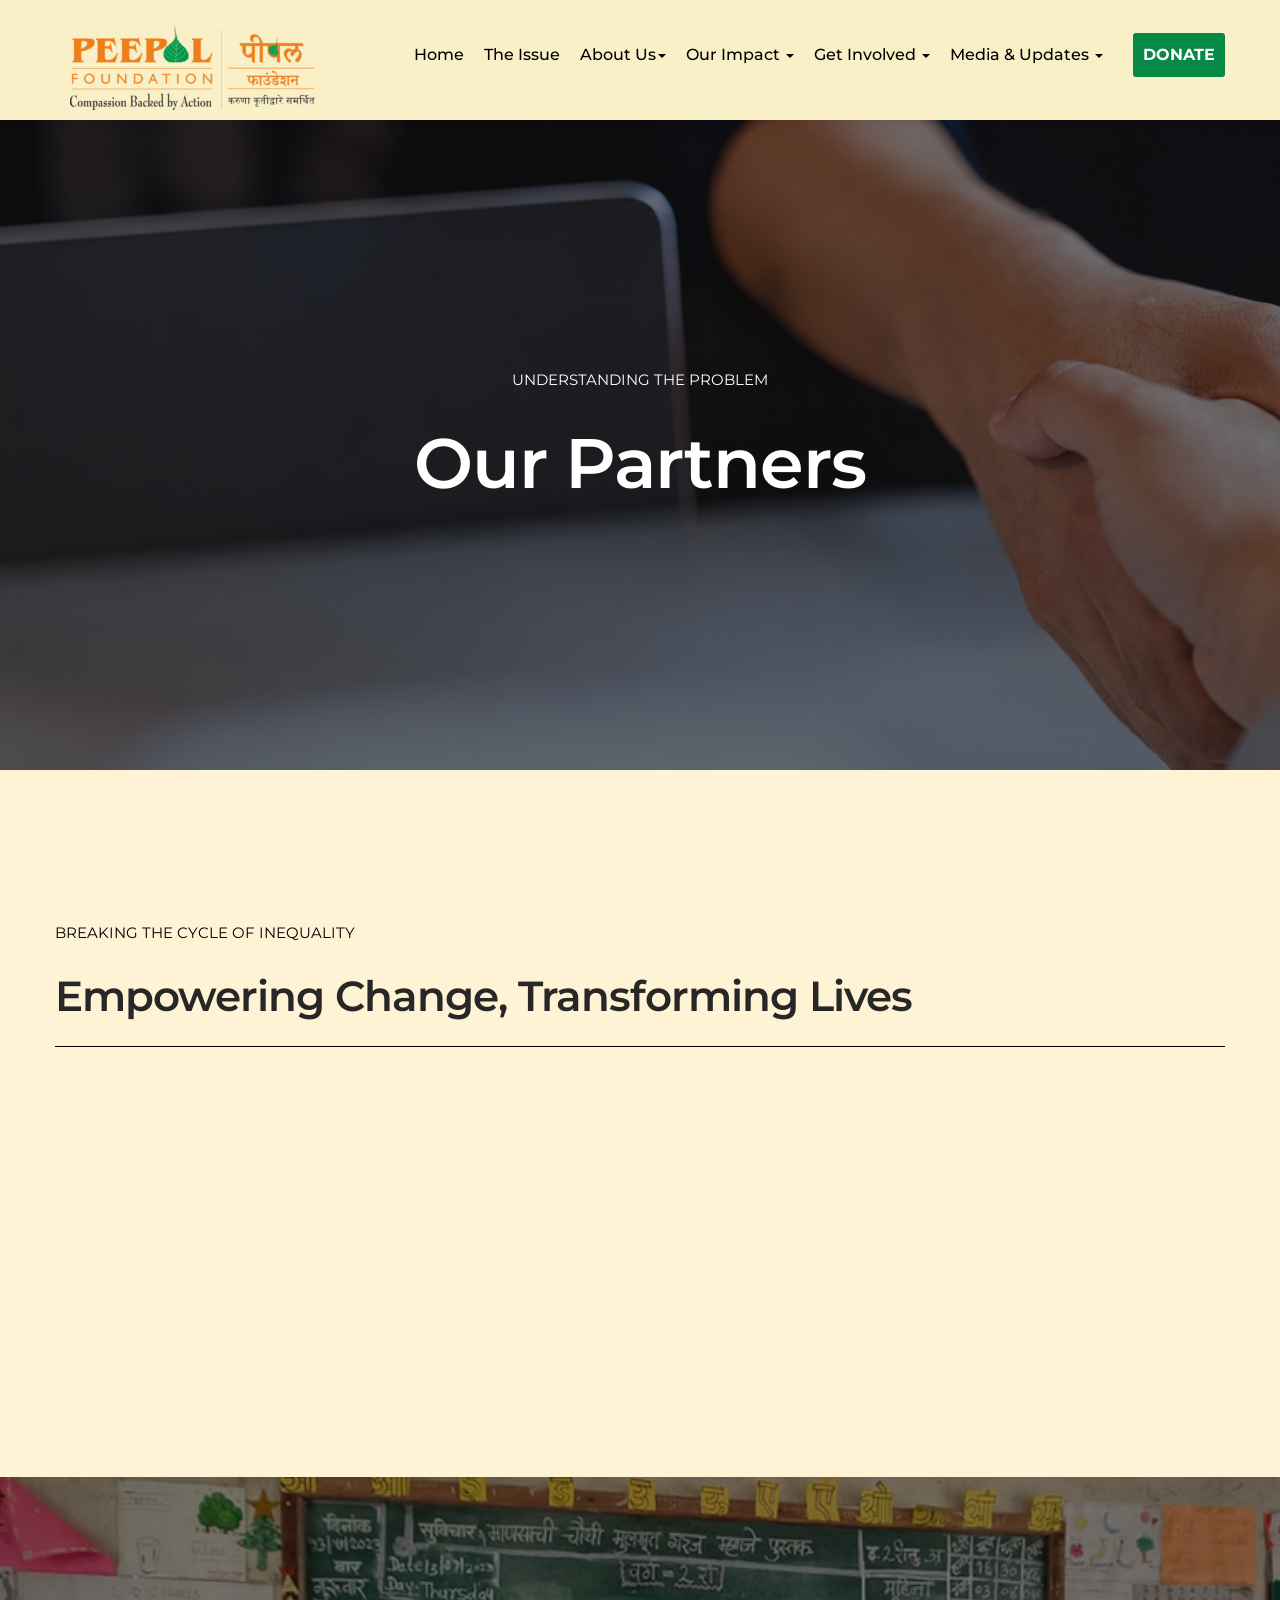
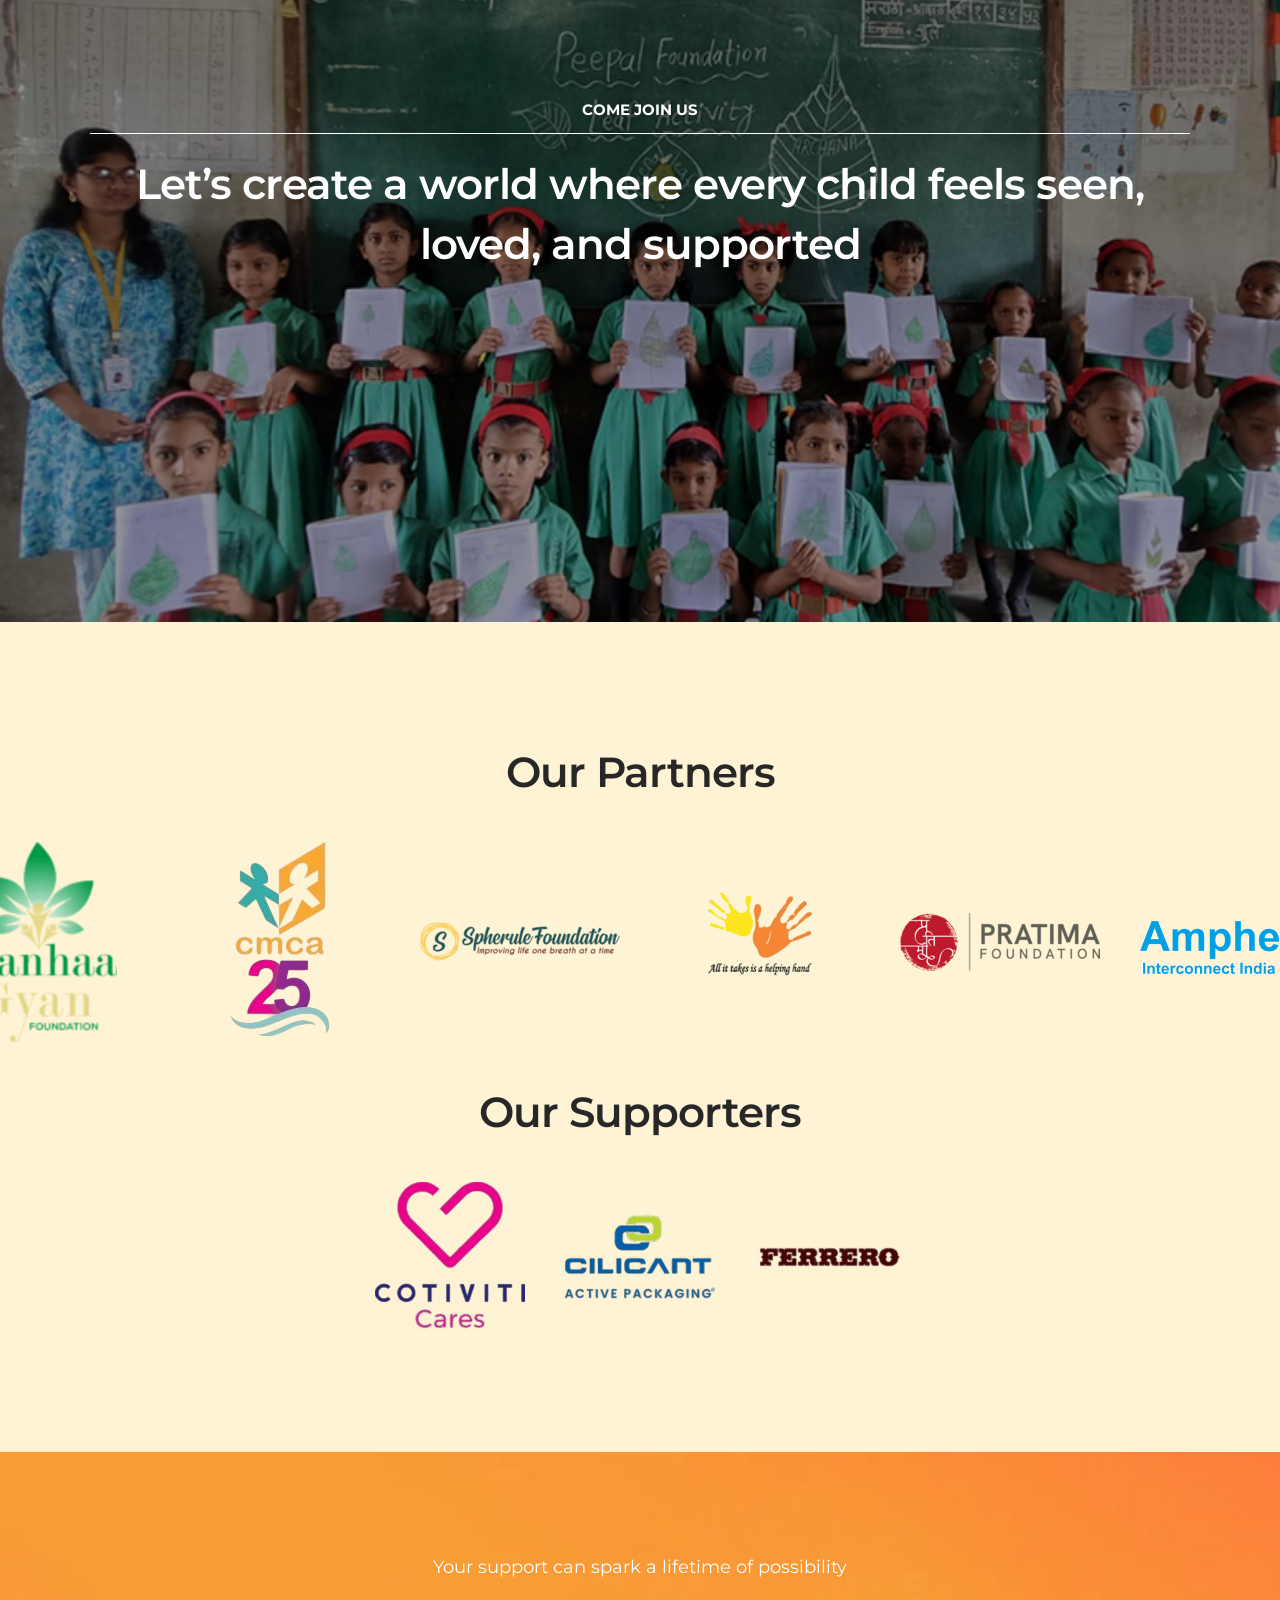
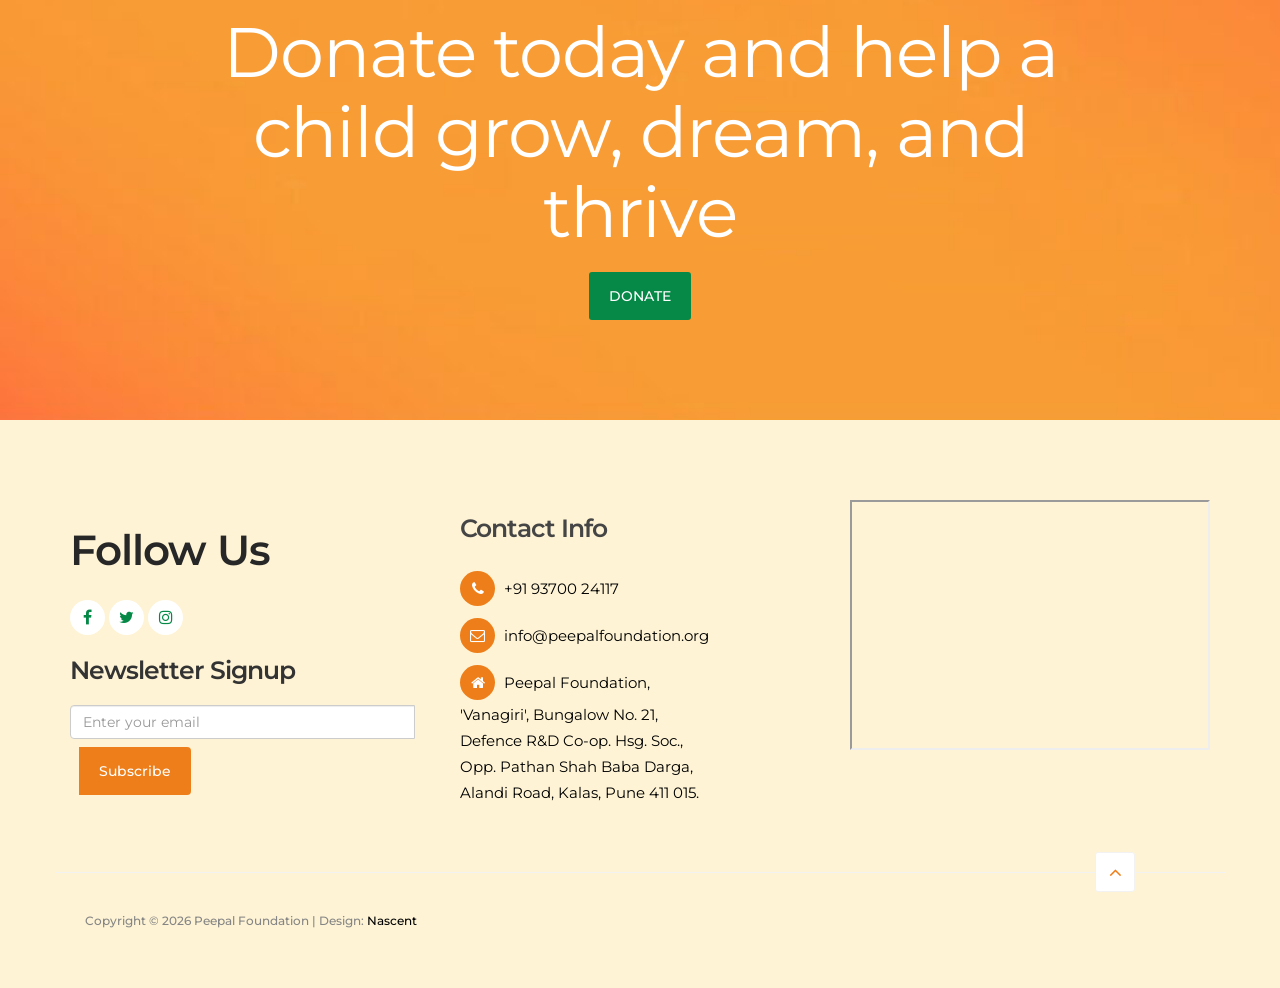
<file: our-partners.html>
<!DOCTYPE html>
<html lang="en">

<head>

     <title>Our Leadership - Peepal Foundation</title>
     <!--

Template 2098 Health

http://www.tooplate.com/view/2098-health

-->
     <meta charset="UTF-8">
     <meta http-equiv="X-UA-Compatible" content="IE=Edge">
     <meta name="description" content="">
     <meta name="keywords" content="">
     <meta name="author" content="Nascent">
     <meta name="viewport" content="width=device-width, initial-scale=1, maximum-scale=1">

     <link rel="stylesheet" href="css/bootstrap.min.css">
     <link rel="stylesheet" href="css/font-awesome.min.css">
     <link rel="stylesheet" href="css/animate.css">
     <link rel="stylesheet" href="css/owl.carousel.css">
     <link rel="stylesheet" href="css/owl.theme.default.min.css">

     <!-- MAIN CSS -->
     <link rel="stylesheet" href="css/peepal-style.css">

     <link rel="icon" type="image/x-icon" href="images/icon-01-1.png">


</head>

<body id="top" data-spy="scroll" data-target=".navbar-collapse" data-offset="50">

     <!-- PRE LOADER -->
     <section class="preloader">
          <div class="spinner">

               <span class="spinner-rotate"></span>

          </div>
     </section>


     <!-- MENU -->
     <section class="navbar navbar-default navbar-static-top" role="navigation">
          <div class="container">

               <div class="navbar-header">
                    <button class="navbar-toggle" data-toggle="collapse" data-target=".navbar-collapse">
                         <span class="icon icon-bar"></span>
                         <span class="icon icon-bar"></span>
                         <span class="icon icon-bar"></span>
                    </button>

                    <!-- lOGO TEXT HERE -->
                    <a href="index.html" class="navbar-brand"><img src="images/Peepal-Eng_Mar-Logo-scaled-245x85.png"
                              class="img-responsive" alt="Peepal Foundation"></a>
               </div>

               <!-- MENU LINKS -->
               <div class="collapse navbar-collapse">
                    <ul class="nav navbar-nav navbar-right">
                         <li><a href="index.html" class="smoothScroll">Home</a></li>
                         <li><a href="the-issue.html" class="smoothScroll">The Issue</a></li>
                         <li class="dropdown">
                              <a href="#" class="dropdown-toggle" data-toggle="dropdown" role="button"
                                   aria-haspopup="true" aria-expanded="false">About Us<span class="caret"></span></a>
                              <ul class="dropdown-menu">
                                   <li><a href="our-journey.html">Our Journey</a></li>
                                   <li role="separator" class="divider"></li>
                                   <li><a href="our-focus.html">Our Focus</a></li>
                                   <li role="separator" class="divider"></li>
                                   <li><a href="our-partners.html">Our Partner</a></li>
                                   <li role="separator" class="divider"></li>
                                   <li><a href="our-leadership.html">Our Leadership</a></li>
                                   <li role="separator" class="divider"></li>
                                   <li><a href="our-team.html">Our Team</a></li>
                                   <li role="separator" class="divider"></li>
                                   <li class="dropdown-submenu">
                                        <a href="#" class="dropdown-toggle">Our Policies</a>
                                        <ul class="dropdown-menu">
                                             <li><a href="Downloads/PF-CHILD-PROTECTION-POLICY.pdf"
                                                       target="_blank">Child Protection</a></li>
                                             <li role="separator" class="divider"></li>
                                             <li><a href="Downloads/PF-Sexual-harrasment-policy.pdf"
                                                       target="_blank">Sextual Harassment</a></li>
                                        </ul>
                                   </li>
                              </ul>
                         </li>
                         <li class="dropdown">
                              <a href="#" class="dropdown-toggle" data-toggle="dropdown" role="button"
                                   aria-haspopup="true" aria-expanded="false">Our Impact <span class="caret"></span></a>
                              <ul class="dropdown-menu">
                                   <li><a href="our-stories.html">Our Stories</a></li>
                                   <li role="separator" class="divider"></li>
                                   <li><a href="our-work.html">Our Work</a></li>
                              </ul>
                         </li>
                         <li class="dropdown">
                              <a href="#" class="dropdown-toggle" data-toggle="dropdown" role="button"
                                   aria-haspopup="true" aria-expanded="false">Get Involved <span
                                        class="caret"></span></a>
                              <ul class="dropdown-menu">
                                   <li><a href="donate.html">Donate</a></li>
                                   <li role="separator" class="divider"></li>
                                   <li><a href="volunteer.html">Volunteer With Us</a></li>
                              </ul>
                         </li>
                         <li class="dropdown">
                              <a href="#" class="dropdown-toggle" data-toggle="dropdown" role="button"
                                   aria-haspopup="true" aria-expanded="false">Media & Updates <span
                                        class="caret"></span></a>
                              <ul class="dropdown-menu">
                                   <li><a href="annual-reports.html">Annual Report</a></li>
                                   <li role="separator" class="divider"></li>
                                   <li><a href="newsletter.html">Newsletter</a></li>
                                   <li role="separator" class="divider"></li>
                                   <li><a href="papper-cuttings.html">Paper Cuttings</a></li>
                              </ul>
                         </li>
                         <li class="appointment-btn"><a href="donate.html">DONATE</a></li>
                    </ul>
               </div>

          </div>
     </section>


     <!-- Content Header -->
     <section id="content-header" class="content-slider">
          <div class="container">
               <div class="row">
                    <div class="item" style="background-image: url('images/banner/OUR-PARTNERS.png');">
                         <div class="caption">
                              <div class="col-md-offset-1 col-md-10">
                                   <p>Understanding the Problem</p>
                                   <h1 class="row wow fadeInUp" data-wow-delay="0.4s">
                                        Our Partners</h1>
                              </div>
                         </div>
                    </div>
               </div>
          </div>
     </section>


     <!-- ABOUT -->
     <section id="about">
          <div class="container">
               <div class="row">
                    <div class="about-info">
                         <p class="wow fadeInUp" data-wow-delay="0.6s">BREAKING THE CYCLE OF INEQUALITY</p>
                         <h2 class="wow fadeInUp" data-wow-delay="0.6s">Empowering Change, Transforming Lives</h2>
                         <div class="wow fadeInUp" data-wow-delay="0.6s"
                              style="background-color: #000000; height: 1px;"></div><br>
                         <div class="wow fadeInUp" data-wow-delay="0.8s">
                              <p style="line-height: 30px;">At Peepal Foundation, our journey is made stronger by the
                                   unwavering support of our valued partners. Their commitment, resources, and belief in
                                   our mission help us reach deeper and grow wider. Together, we make the vision of
                                   nurturing socially responsible citizens a living reality.</p>
                              <h3 class="wow fadeInUp" data-wow-delay="0.6s">Our Supporters</h3><br />
                              <p style="line-height: 30px;">We are deeply grateful to our esteemed corporate partners,
                                   including <b>Ferrero India Pvt. Ltd., Cotiviti India Pvt. Ltd., Fronius</b>, and
                                   <b>Cilicant</b>. Their trust, commitment, and generosity have played a pivotal role
                                   in expanding our reach and making a lasting impact in the communities we serve.

                                   Through their collaboration, we have been able to scale our efforts, creating
                                   opportunities for thousands of children to access quality education, a supportive
                                   learning environment, and the tools they need to succeed in life.</p>
                         </div>
                    </div>
               </div>
          </div>
     </section>

     <section id="joinus">
          <div class="container">
               <div class="row">
                    <div class="col-md-12 col-sm-12">
                         <div class="joinus-info wow fadeInUp" data-wow-delay="0.2s" style="text-align: center;">
                              <p> <b>COME JOIN US</b></p>
                              <div style="background-color: #ffffff; height: 1px;"></div>
                              <h2>Let’s create a world where every child feels seen, loved, and supported</h2>
                         </div>
                    </div>
               </div>
               <div class="joinus-info wow fadeInUp" data-wow-delay="0.2s" style="text-align: center;">
                    <div class="row" style="margin-top: 20px; display: flex;   justify-content: center ;">
                         <div class="col-md-2 col-sm-2 wow fadeInUp" data-wow-delay="1.2s">
                              <a href="volunteer.html" class="btn btn-warning smoothScroll">VOLUNTEER WITH US</a>
                         </div>
                         <div class="col-md-2 col-sm-2 wow fadeInUp" data-wow-delay="1.2s">
                              <a href="donate.html" class="section-btn btn btn-default smoothScroll">DONATE</a>
                         </div>
                    </div>
               </div>

          </div>
     </section>

     <section id="partner">
          <div class="container">
               <center>
                    <h2 class="wow fadeInUp" data-wow-delay="0.2s">Our Partners</h2>
               </center>

               <div class="row">
                    <div class="partner-info">
                         <img src="images/partner/01_Nanhagyan-Foundation-2.png" class="img-responsive" alt="">
                         <img src="images/partner/02_CMCA-removebg-preview-1.png" class="img-responsive" alt="">
                         <img src="images/partner/03_Spherule-Foundation-1.png" class="img-responsive" alt="">
                         <img src="images/partner/04_Dr._Anjali_Morris_Foundation-removebg-preview-1.png"
                              class="img-responsive" alt="">
                         <img src="images/partner/05_Pratima-Foundation-2.png" class="img-responsive" alt="">
                         <img src="images/partner/06_Amphenol.png" class="img-responsive" alt="">
                    </div>
               </div>
               <center>
                    <h2 class="wow fadeInUp" data-wow-delay="0.2s">Our Supporters</h2>
                    </h2>
               </center>
               <div class="row">
                    <div class="partner-info">
                         <img src="images/supporter/8cf21d88-74ba-4789-96ed-d6de599c7d9a_removalai_preview-150x150.png"
                              class="img-responsive" alt="">
                         <img src="images/supporter/26da1ec6-cbab-4dba-9e02-1f4559dbd733_removalai_preview-150x150.png"
                              class="img-responsive" alt="">
                         <img src="images/supporter/132671f1-fcc9-4948-8b4f-b00dd2eeade1_removalai_preview-150x150.png"
                              class="img-responsive" alt="">
                    </div>
               </div>
          </div>
     </section>

     <section id="donate">
          <div class="container" style="display: flex;justify-content: center;align-items: center;">

               <div style="width: 80%;">
                    <center>
                         <p>
                              Your support can spark a lifetime of possibility</p>
                         <h2 class="wow fadeInUp" data-wow-delay="0.2s">Donate today and help a child grow, dream, and
                              thrive</h2>
                         <a href="donate.html" class="section-btn btn btn-default smoothScroll">DONATE</a>
                    </center>
               </div>
          </div>
     </section>


     <!-- FOOTER -->
     <footer data-stellar-background-ratio="5">
          <div class="container">
               <div class="row">

                    <div class="col-md-4 col-sm-4">
                         <div class="footer-thumb">
                              <div class="opening-hours">
                                   <h2 class="wow fadeInUp" data-wow-delay="0.4s">Follow Us</h2>
                              </div>

                              <ul class="social-icon">
                                   <li><a href="https://www.facebook.com/PeepalFoundationpune" class="fa fa-facebook"
                                             attr="facebook icon"></a></li>
                                   <li><a href="https://www.instagram.com/_peepalfoundation_official/"
                                             class="fa fa-twitter"></a></li>
                                   <li><a href="https://www.youtube.com/@peepalfoundation/featured"
                                             class="fa fa-instagram"></a></li>
                              </ul>
                              <div class="opening-hours">
                                   <h3 class="wow fadeInUp" data-wow-delay="0.4s">Newsletter Signup</h3>
                                   <div class="row">
                                        <div class="col-md-12">
                                             <form id="newsletterForm" action="#" method="get" class="wow fadeInUp"
                                                  data-wow-delay="0.8s">
                                                  <div class="input-group">
                                                       <input type="email" class="form-control"
                                                            placeholder="Enter your email" aria-label="Email Address"
                                                            aria-describedby="subscribe-button">
                                                       <span class="input-group-btn">
                                                            <button class="btn btn-warning" type="button"
                                                                 id="subscribe-button">Subscribe</button>
                                                       </span>
                                                  </div>
                                             </form>
                                        </div>
                                   </div>
                              </div>
                         </div>
                    </div>


                    <div class="col-md-4 col-sm-4">
                         <div class="footer-thumb">
                              <h4 class="wow fadeInUp" data-wow-delay="0.4s">Contact Info</h4>

                              <div class="contact-info">
                                   <p><i class="fa fa-phone"></i> <a hre="tel:+91937024117">+91 93700 24117</a></p>
                                   <p><i class="fa fa-envelope-o"></i> <a
                                             href="mailto:info@peepalfoundation.org">info@peepalfoundation.org</a></p>

                                   <p style="color:#000000;"><i class="fa fa-home"></i> Peepal Foundation,<br />
                                        'Vanagiri', Bungalow No. 21,<br />
                                        Defence R&D Co-op. Hsg. Soc.,<br />
                                        Opp. Pathan Shah Baba Darga,<br />
                                        Alandi Road, Kalas, Pune 411 015.</p>
                              </div>
                         </div>
                    </div>

                    <div class="col-md-4 col-sm-4">
                         <iframe style="width: 100%; height: 250px;" loading="lazy"
                              src="https://maps.google.com/maps?q=%E2%80%98Vanagiri%E2%80%99%20Bungalow%20No.%2021%2C%20Defence%20R%26D%20Co-Op.Hsg.Soc.%2C%20Opp.%20Pathanshah%20Baba%20Darga%2C%20Alandi%20Road%2C%20Kalas%2C%20Pune%20411%20015&amp;t=m&amp;z=10&amp;output=embed&amp;iwloc=near"
                              title="‘Vanagiri’ Bungalow No. 21, Defence R&amp;D Co-Op.Hsg.Soc., Opp. Pathanshah Baba Darga, Alandi Road, Kalas, Pune 411 015"
                              aria-label="‘Vanagiri’ Bungalow No. 21, Defence R&amp;D Co-Op.Hsg.Soc., Opp. Pathanshah Baba Darga, Alandi Road, Kalas, Pune 411 015"></iframe>
                    </div>

                    <div class="col-md-12 col-sm-12 border-top">
                         <div class="col-md-4 col-sm-6">
                              <div class="copyright-text">
                                   <p>Copyright &copy;
                                        <script>document.write(new Date().getFullYear());</script> Peepal Foundation

                                        | Design: <a href="https://www.nascent.co.in" target="_parent">Nascent</a>
                                   </p>
                              </div>
                         </div>
                         <div class="col-md-6 col-sm-6">
                              <!-- <div class="footer-link"> 
                                   <a href="#">Laboratory Tests</a>
                                   <a href="#">Departments</a>
                                   <a href="#">Insurance Policy</a>
                                   <a href="#">Careers</a>
                              </div> -->
                         </div>
                         <div class="col-md-2 col-sm-2 text-align-center">
                              <div class="angle-up-btn">
                                   <a href="#top" class="smoothScroll wow fadeInUp" data-wow-delay="1.2s"><i
                                             class="fa fa-angle-up"></i></a>
                              </div>
                         </div>
                    </div>

               </div>
          </div>
     </footer>

     <!-- SCRIPTS -->
     <script src="js/jquery.js"></script>
     <script src="js/bootstrap.min.js"></script>
     <script src="js/jquery.sticky.js"></script>
     <script src="js/jquery.stellar.min.js"></script>
     <script src="js/wow.min.js"></script>
     <script src="js/smoothscroll.js"></script>
     <script src="js/owl.carousel.min.js"></script>
     <script src="js/custom.js"></script>

</body>

</html>
</file>
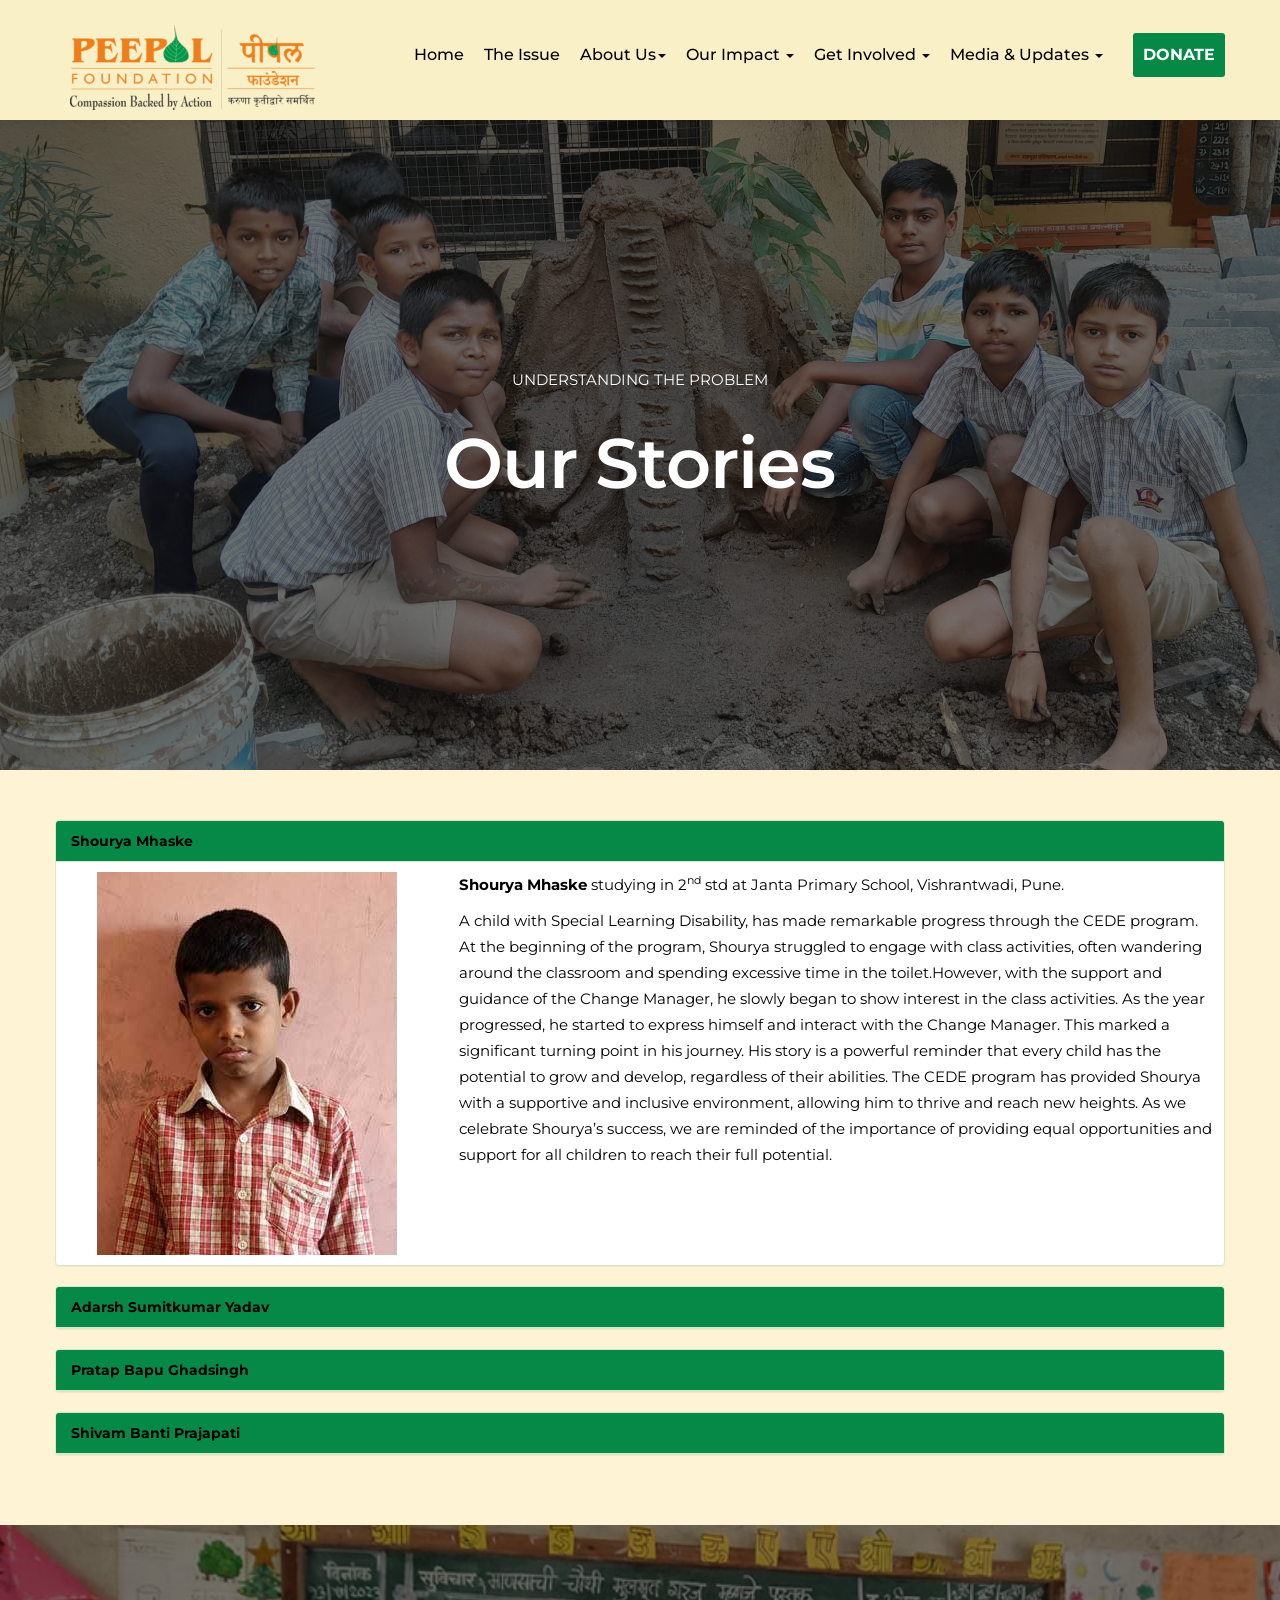
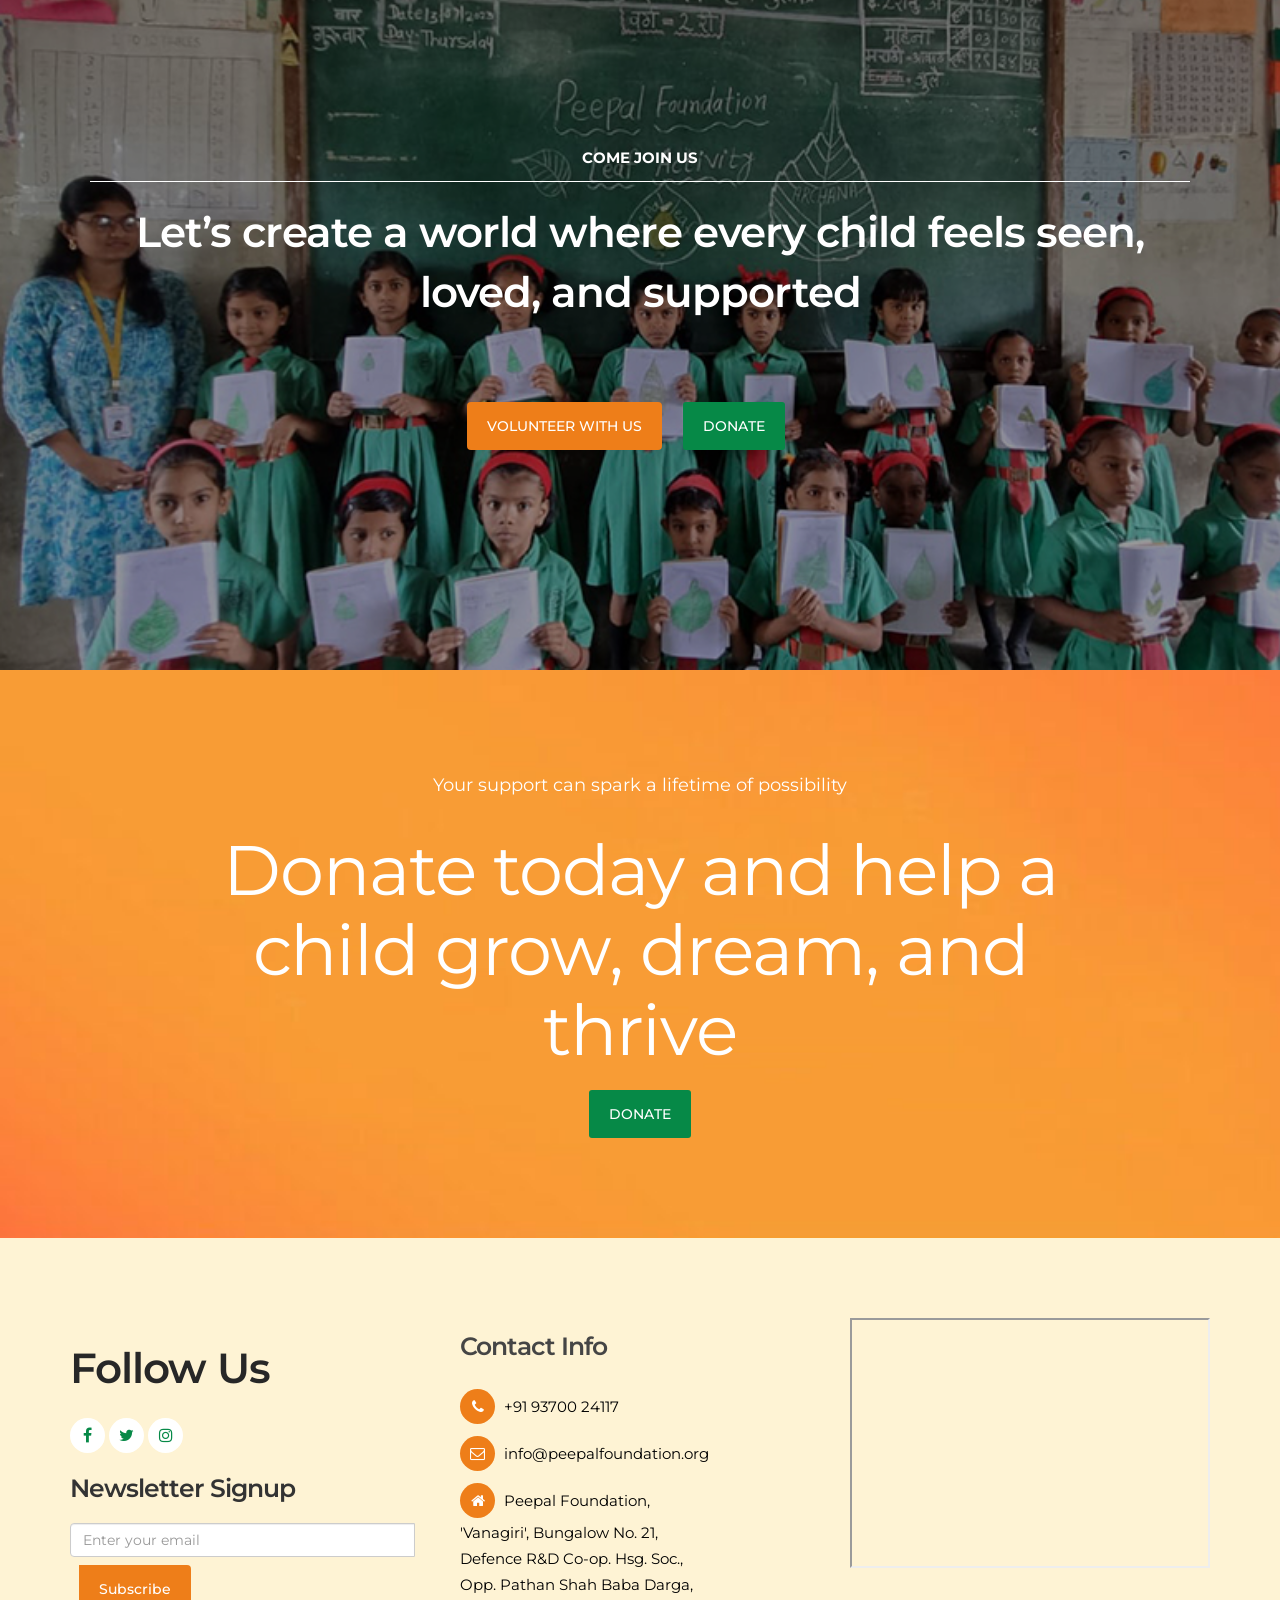
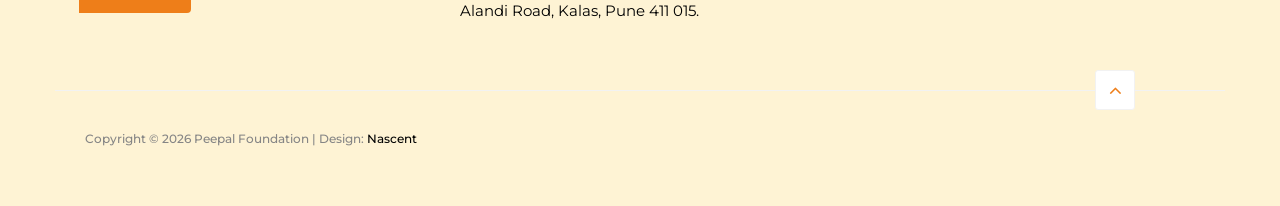
<file: our-stories.html>
<!DOCTYPE html>
<html lang="en">

<head>

     <title>Our Stories - Peepal Foundation</title>
     <!--

Template 2098 Health

http://www.tooplate.com/view/2098-health

-->
     <meta charset="UTF-8">
     <meta http-equiv="X-UA-Compatible" content="IE=Edge">
     <meta name="description" content="">
     <meta name="keywords" content="">
     <meta name="author" content="Nascent">
     <meta name="viewport" content="width=device-width, initial-scale=1, maximum-scale=1">

     <link rel="stylesheet" href="css/bootstrap.min.css">
     <link rel="stylesheet" href="css/font-awesome.min.css">
     <link rel="stylesheet" href="css/animate.css">
     <link rel="stylesheet" href="css/owl.carousel.css">
     <link rel="stylesheet" href="css/owl.theme.default.min.css">

     <!-- MAIN CSS -->
     <link rel="stylesheet" href="css/peepal-style.css">

     <link rel="icon" type="image/x-icon" href="images/icon-01-1.png">


</head>

<body id="top" data-spy="scroll" data-target=".navbar-collapse" data-offset="50">

     <!-- PRE LOADER -->
     <section class="preloader">
          <div class="spinner">

               <span class="spinner-rotate"></span>

          </div>
     </section>


     <!-- MENU -->
     <section class="navbar navbar-default navbar-static-top" role="navigation">
          <div class="container">

               <div class="navbar-header">
                    <button class="navbar-toggle" data-toggle="collapse" data-target=".navbar-collapse">
                         <span class="icon icon-bar"></span>
                         <span class="icon icon-bar"></span>
                         <span class="icon icon-bar"></span>
                    </button>

                    <!-- lOGO TEXT HERE -->
                    <a href="index.html" class="navbar-brand"><img src="images/Peepal-Eng_Mar-Logo-scaled-245x85.png"
                              class="img-responsive" alt="Peepal Foundation"></a>
               </div>

               <!-- MENU LINKS -->
               <div class="collapse navbar-collapse">
                    <ul class="nav navbar-nav navbar-right">
                         <li><a href="index.html" class="smoothScroll">Home</a></li>
                         <li><a href="the-issue.html" class="smoothScroll">The Issue</a></li>
                         <li class="dropdown">
                              <a href="#" class="dropdown-toggle" data-toggle="dropdown" role="button"
                                   aria-haspopup="true" aria-expanded="false">About Us<span class="caret"></span></a>
                              <ul class="dropdown-menu">
                                   <li><a href="our-journey.html">Our Journey</a></li>
                                   <li role="separator" class="divider"></li>
                                   <li><a href="our-focus.html">Our Focus</a></li>
                                   <li role="separator" class="divider"></li>
                                   <li><a href="our-partners.html">Our Partner</a></li>
                                   <li role="separator" class="divider"></li>
                                   <li><a href="our-leadership.html">Our Leadership</a></li>
                                   <li role="separator" class="divider"></li>
                                   <li><a href="our-team.html">Our Team</a></li>
                                   <li role="separator" class="divider"></li>
                                   <li class="dropdown-submenu">
                                        <a href="#" class="dropdown-toggle">Our Policies</a>
                                        <ul class="dropdown-menu">
                                             <li><a href="Downloads/PF-CHILD-PROTECTION-POLICY.pdf"
                                                       target="_blank">Child Protection</a></li>
                                             <li role="separator" class="divider"></li>
                                             <li><a href="Downloads/PF-Sexual-harrasment-policy.pdf"
                                                       target="_blank">Sextual Harassment</a></li>
                                        </ul>
                                   </li>
                              </ul>
                         </li>
                         <li class="dropdown">
                              <a href="#" class="dropdown-toggle" data-toggle="dropdown" role="button"
                                   aria-haspopup="true" aria-expanded="false">Our Impact <span class="caret"></span></a>
                              <ul class="dropdown-menu">
                                   <li><a href="our-stories.html">Our Stories</a></li>
                                   <li role="separator" class="divider"></li>
                                   <li><a href="our-work.html">Our Work</a></li>
                              </ul>
                         </li>
                         <li class="dropdown">
                              <a href="#" class="dropdown-toggle" data-toggle="dropdown" role="button"
                                   aria-haspopup="true" aria-expanded="false">Get Involved <span
                                        class="caret"></span></a>
                              <ul class="dropdown-menu">
                                   <li><a href="donate.html">Donate</a></li>
                                   <li role="separator" class="divider"></li>
                                   <li><a href="volunteer.html">Volunteer With Us</a></li>
                              </ul>
                         </li>
                         <li class="dropdown">
                              <a href="#" class="dropdown-toggle" data-toggle="dropdown" role="button"
                                   aria-haspopup="true" aria-expanded="false">Media & Updates <span
                                        class="caret"></span></a>
                              <ul class="dropdown-menu">
                                   <li><a href="annual-reports.html">Annual Report</a></li>
                                   <li role="separator" class="divider"></li>
                                   <li><a href="newsletter.html">Newsletter</a></li>
                                   <li role="separator" class="divider"></li>
                                   <li><a href="papper-cuttings.html">Paper Cuttings</a></li>
                              </ul>
                         </li>
                         <li class="appointment-btn"><a href="donate.html">DONATE</a></li>
                    </ul>
               </div>

          </div>
     </section>


     <!-- Content Header -->
     <section id="content-header" class="content-slider">
          <div class="container">
               <div class="row">
                    <div class="item" style="background-image: url('images/banner/OUR-STORIES.jpg');">
                         <div class="caption">
                              <div class="col-md-offset-1 col-md-10">
                                   <p>Understanding the Problem</p>
                                   <h1 class="row wow fadeInUp" data-wow-delay="0.4s">
                                        Our Stories</h1>
                              </div>
                         </div>
                    </div>
               </div>
          </div>
     </section>


     <!-- ABOUT -->
     <section id="stories">
          <div class="container">
               <div class="row">
                    <div class="panel panel-success">
                         <div class="panel-heading" data-toggle="collapse" data-target="#Shourya">Shourya Mhaske</div>
                         <div class="panel-body" id="Shourya">
                              <div class="row">
                                   <div class="col-md-4 col-sm-4">
                                        <div style="display: flex;justify-content: center;align-items: center;"><img
                                                  src="images/stories/Picture-1-3.jpg" class="img-responsive"
                                                  alt="Shourya Mhaske"></div>
                                   </div>
                                   <div class="col-md-8 col-sm-8">
                                        <div>
                                             <p><b>Shourya Mhaske</b> studying in 2<sup>nd</sup> std at Janta Primary
                                                  School, Vishrantwadi, Pune.</p>
                                             <p>A child with Special Learning Disability, has made remarkable progress
                                                  through the CEDE program. At the beginning of the program, Shourya
                                                  struggled to engage with class activities, often wandering around the
                                                  classroom and spending excessive time in the toilet.However, with the
                                                  support and guidance of the Change Manager, he slowly began to show
                                                  interest in the class activities. As the year progressed, he started
                                                  to express himself and interact with the Change Manager. This marked a
                                                  significant turning point in his journey. His story is a powerful
                                                  reminder that every child has the potential to grow and develop,
                                                  regardless of their abilities. The CEDE program has provided Shourya
                                                  with a supportive and inclusive environment, allowing him to thrive
                                                  and reach new heights. As we celebrate Shourya’s success, we are
                                                  reminded of the importance of providing equal opportunities and
                                                  support for all children to reach their full potential.</p>
                                        </div>
                                   </div>
                              </div>
                         </div>
                    </div>
                    <div class="panel panel-success">
                         <div class="panel-heading" data-toggle="collapse" data-target="#ADARSH">Adarsh Sumitkumar Yadav
                         </div>
                         <div class="panel-body collapse" id="ADARSH">
                              <div class="row">
                                   <div class="col-md-4 col-sm-4">
                                        <div style="display: flex;justify-content: center;align-items: center;"><img
                                                  src="images/stories/Picture-2-3.jpg" class="img-responsive"
                                                  alt="Adarsh Sumitkumar Yadav"></div>
                                   </div>
                                   <div class="col-md-8 col-sm-8">
                                        <div>
                                             <p><b>Adarsh Sumitkumar Yadav</b> studying in 4<sup>th</sup> std at
                                                  Dhaneshwar Primary School.</p>
                                             <p>Adarsh, a hyperactive child, initially struggled with following
                                                  cleanliness and good habits. His aggression towards classmates often
                                                  led to fights, making it challenging for him to connect with his
                                                  peers.However, after participating in our sessions, Adarsh underwent a
                                                  remarkable transformation. He began to take pride in his personal
                                                  hygiene, eagerly showing off his haircut and clean uniform. This
                                                  newfound enthusiasm for cleanliness marked a significant shift in his
                                                  behavior. Adarsh’s transformation is a shining example of the impact
                                                  that positive guidance and support can have on a child’s life. As he
                                                  continues to grow and develop, we are confident that he will become an
                                                  empathetic and responsible individual, equipped to navigate the
                                                  challenges of life with confidence and kindness.</p>
                                        </div>
                                   </div>
                              </div>
                         </div>
                    </div>
                    <div class="panel panel-success">
                         <div class="panel-heading" data-toggle="collapse" data-target="#Pratap">Pratap Bapu Ghadsingh
                         </div>
                         <div class="panel-body collapse" id="Pratap">
                              <div class="row">
                                   <div class="col-md-4 col-sm-4">
                                        <div style="display: flex;justify-content: center;align-items: center;"><img
                                                  src="images/stories/Picture3-1.jpg" class="img-responsive"
                                                  alt="Pratap Bapu Ghadsingh"></div>
                                   </div>
                                   <div class="col-md-8 col-sm-8">
                                        <div>
                                             <p><b>Pratap Bapu Ghadsingh</b>a 3<sup>rd</sup> standardstudent at
                                                  Narayanrao Gyanba Moze Marathi Medium School, has undergone a
                                                  remarkable transformation. His overall behavior has shown significant
                                                  improvement, bringing joy to his family and teachers.</p>
                                             <p>Pratap’s mother is thrilled to see her son adopting good habits not only
                                                  in school but also at home. His newfound responsibility and discipline
                                                  have created a positive impact on his daily life.Pratap has also
                                                  started developing healthy eating habits, which is a crucial aspect of
                                                  his overall growth and development. This change in his eating habits
                                                  will have a long-term impact on his physical and mental well-being.
                                             </p>
                                        </div>
                                   </div>
                              </div>
                         </div>
                    </div>
                    <div class="panel panel-success">
                         <div class="panel-heading" data-toggle="collapse" data-target="#Shivam">Shivam Banti Prajapati
                         </div>
                         <div class="panel-body collapse" id="Shivam">
                              <div class="row">
                                   <div class="col-md-4 col-sm-4">
                                        <div style="display: flex;justify-content: center;align-items: center;"><img
                                                  src="images/stories/Picture4-1.jpg" class="img-responsive"
                                                  alt="Shivam Banti Prajapati"></div>
                                   </div>
                                   <div class="col-md-8 col-sm-8">
                                        <div>
                                             <p><b>Shivam Banti Prajapati</b>a 3<sup>rd</sup> standard student at
                                                  Narayanrao Gyanba Moze English Medium School, has undergone a
                                                  remarkable transformation. Initially, Shivam was a shy and reserved
                                                  child, struggling to find his voice and express himself.</p>
                                             <p>However, after participating in the CEDE program, Shivam discovered a
                                                  new passion for art and cultural activities. He started taking a keen
                                                  interest in these activities, which helped him break out of his shell
                                                  and express himself in new and exciting ways.</p>
                                        </div>
                                   </div>
                              </div>
                         </div>
                    </div>
               </div>
          </div>
     </section>

     <section id="joinus">
          <div class="container">
               <div class="row">
                    <div class="col-md-12 col-sm-12">
                         <div class="joinus-info wow fadeInUp" data-wow-delay="0.2s" style="text-align: center;">
                              <p> <b>COME JOIN US</b></p>
                              <div style="background-color: #ffffff; height: 1px;"></div>
                              <h2>Let’s create a world where every child feels seen, loved, and supported</h2>
                         </div>
                    </div>
               </div>
               <div class="joinus-info wow fadeInUp" data-wow-delay="0.2s" style="text-align: center;">
                    <div class="row" style="margin-top: 20px; display: flex;   justify-content: center ;">
                         <div class="col-md-2 col-sm-2 wow fadeInUp" data-wow-delay="1.2s">
                              <a href="volunteer.html" class="btn btn-warning smoothScroll">VOLUNTEER WITH US</a>
                         </div>
                         <div class="col-md-2 col-sm-2 wow fadeInUp" data-wow-delay="1.2s">
                              <a href="donate.html" class="section-btn btn btn-default smoothScroll">DONATE</a>
                         </div>
                    </div>
               </div>
          </div>

          </div>
     </section>

     <section id="donate">
          <div class="container" style="display: flex;justify-content: center;align-items: center;">

               <div style="width: 80%;">
                    <center>
                         <p>
                              Your support can spark a lifetime of possibility</p>
                         <h2 class="wow fadeInUp" data-wow-delay="0.2s">Donate today and help a child grow, dream, and
                              thrive</h2>
                         <a href="donate.html" class="section-btn btn btn-default smoothScroll">DONATE</a>
                    </center>
               </div>
          </div>
     </section>


     <!-- FOOTER -->
     <footer data-stellar-background-ratio="5">
          <div class="container">
               <div class="row">

                    <div class="col-md-4 col-sm-4">
                         <div class="footer-thumb">
                              <div class="opening-hours">
                                   <h2 class="wow fadeInUp" data-wow-delay="0.4s">Follow Us</h2>
                              </div>

                              <ul class="social-icon">
                                   <li><a href="https://www.facebook.com/PeepalFoundationpune" class="fa fa-facebook"
                                             attr="facebook icon"></a></li>
                                   <li><a href="https://www.instagram.com/_peepalfoundation_official/"
                                             class="fa fa-twitter"></a></li>
                                   <li><a href="https://www.youtube.com/@peepalfoundation/featured"
                                             class="fa fa-instagram"></a></li>
                              </ul>
                              <div class="opening-hours">
                                   <h3 class="wow fadeInUp" data-wow-delay="0.4s">Newsletter Signup</h3>
                                   <div class="row">
                                        <div class="col-md-12">
                                             <form id="newsletterForm" action="#" method="get" class="wow fadeInUp"
                                                  data-wow-delay="0.8s">
                                                  <div class="input-group">
                                                       <input type="email" class="form-control"
                                                            placeholder="Enter your email" aria-label="Email Address"
                                                            aria-describedby="subscribe-button">
                                                       <span class="input-group-btn">
                                                            <button class="btn btn-warning" type="button"
                                                                 id="subscribe-button">Subscribe</button>
                                                       </span>
                                                  </div>
                                             </form>
                                        </div>
                                   </div>
                              </div>
                         </div>
                    </div>


                    <div class="col-md-4 col-sm-4">
                         <div class="footer-thumb">
                              <h4 class="wow fadeInUp" data-wow-delay="0.4s">Contact Info</h4>

                              <div class="contact-info">
                                   <p><i class="fa fa-phone"></i> <a hre="tel:+91937024117">+91 93700 24117</a></p>
                                   <p><i class="fa fa-envelope-o"></i> <a
                                             href="mailto:info@peepalfoundation.org">info@peepalfoundation.org</a></p>

                                   <p style="color:#000000;"><i class="fa fa-home"></i> Peepal Foundation,<br />
                                        'Vanagiri', Bungalow No. 21,<br />
                                        Defence R&D Co-op. Hsg. Soc.,<br />
                                        Opp. Pathan Shah Baba Darga,<br />
                                        Alandi Road, Kalas, Pune 411 015.</p>
                              </div>
                         </div>
                    </div>

                    <div class="col-md-4 col-sm-4">
                         <iframe style="width: 100%; height: 250px;" loading="lazy"
                              src="https://maps.google.com/maps?q=%E2%80%98Vanagiri%E2%80%99%20Bungalow%20No.%2021%2C%20Defence%20R%26D%20Co-Op.Hsg.Soc.%2C%20Opp.%20Pathanshah%20Baba%20Darga%2C%20Alandi%20Road%2C%20Kalas%2C%20Pune%20411%20015&amp;t=m&amp;z=10&amp;output=embed&amp;iwloc=near"
                              title="‘Vanagiri’ Bungalow No. 21, Defence R&amp;D Co-Op.Hsg.Soc., Opp. Pathanshah Baba Darga, Alandi Road, Kalas, Pune 411 015"
                              aria-label="‘Vanagiri’ Bungalow No. 21, Defence R&amp;D Co-Op.Hsg.Soc., Opp. Pathanshah Baba Darga, Alandi Road, Kalas, Pune 411 015"></iframe>
                    </div>

                    <div class="col-md-12 col-sm-12 border-top">
                         <div class="col-md-4 col-sm-6">
                              <div class="copyright-text">
                                   <p>Copyright &copy;
                                        <script>document.write(new Date().getFullYear());</script> Peepal Foundation

                                        | Design: <a href="https://www.nascent.co.in" target="_parent">Nascent</a>
                                   </p>
                              </div>
                         </div>
                         <div class="col-md-6 col-sm-6">
                              <!-- <div class="footer-link"> 
                                   <a href="#">Laboratory Tests</a>
                                   <a href="#">Departments</a>
                                   <a href="#">Insurance Policy</a>
                                   <a href="#">Careers</a>
                              </div> -->
                         </div>
                         <div class="col-md-2 col-sm-2 text-align-center">
                              <div class="angle-up-btn">
                                   <a href="#top" class="smoothScroll wow fadeInUp" data-wow-delay="1.2s"><i
                                             class="fa fa-angle-up"></i></a>
                              </div>
                         </div>
                    </div>

               </div>
          </div>
     </footer>

     <!-- SCRIPTS -->
     <script src="js/jquery.js"></script>
     <script src="js/bootstrap.min.js"></script>
     <script src="js/jquery.sticky.js"></script>
     <script src="js/jquery.stellar.min.js"></script>
     <script src="js/wow.min.js"></script>
     <script src="js/smoothscroll.js"></script>
     <script src="js/owl.carousel.min.js"></script>
     <script src="js/custom.js"></script>

</body>

</html>
</file>
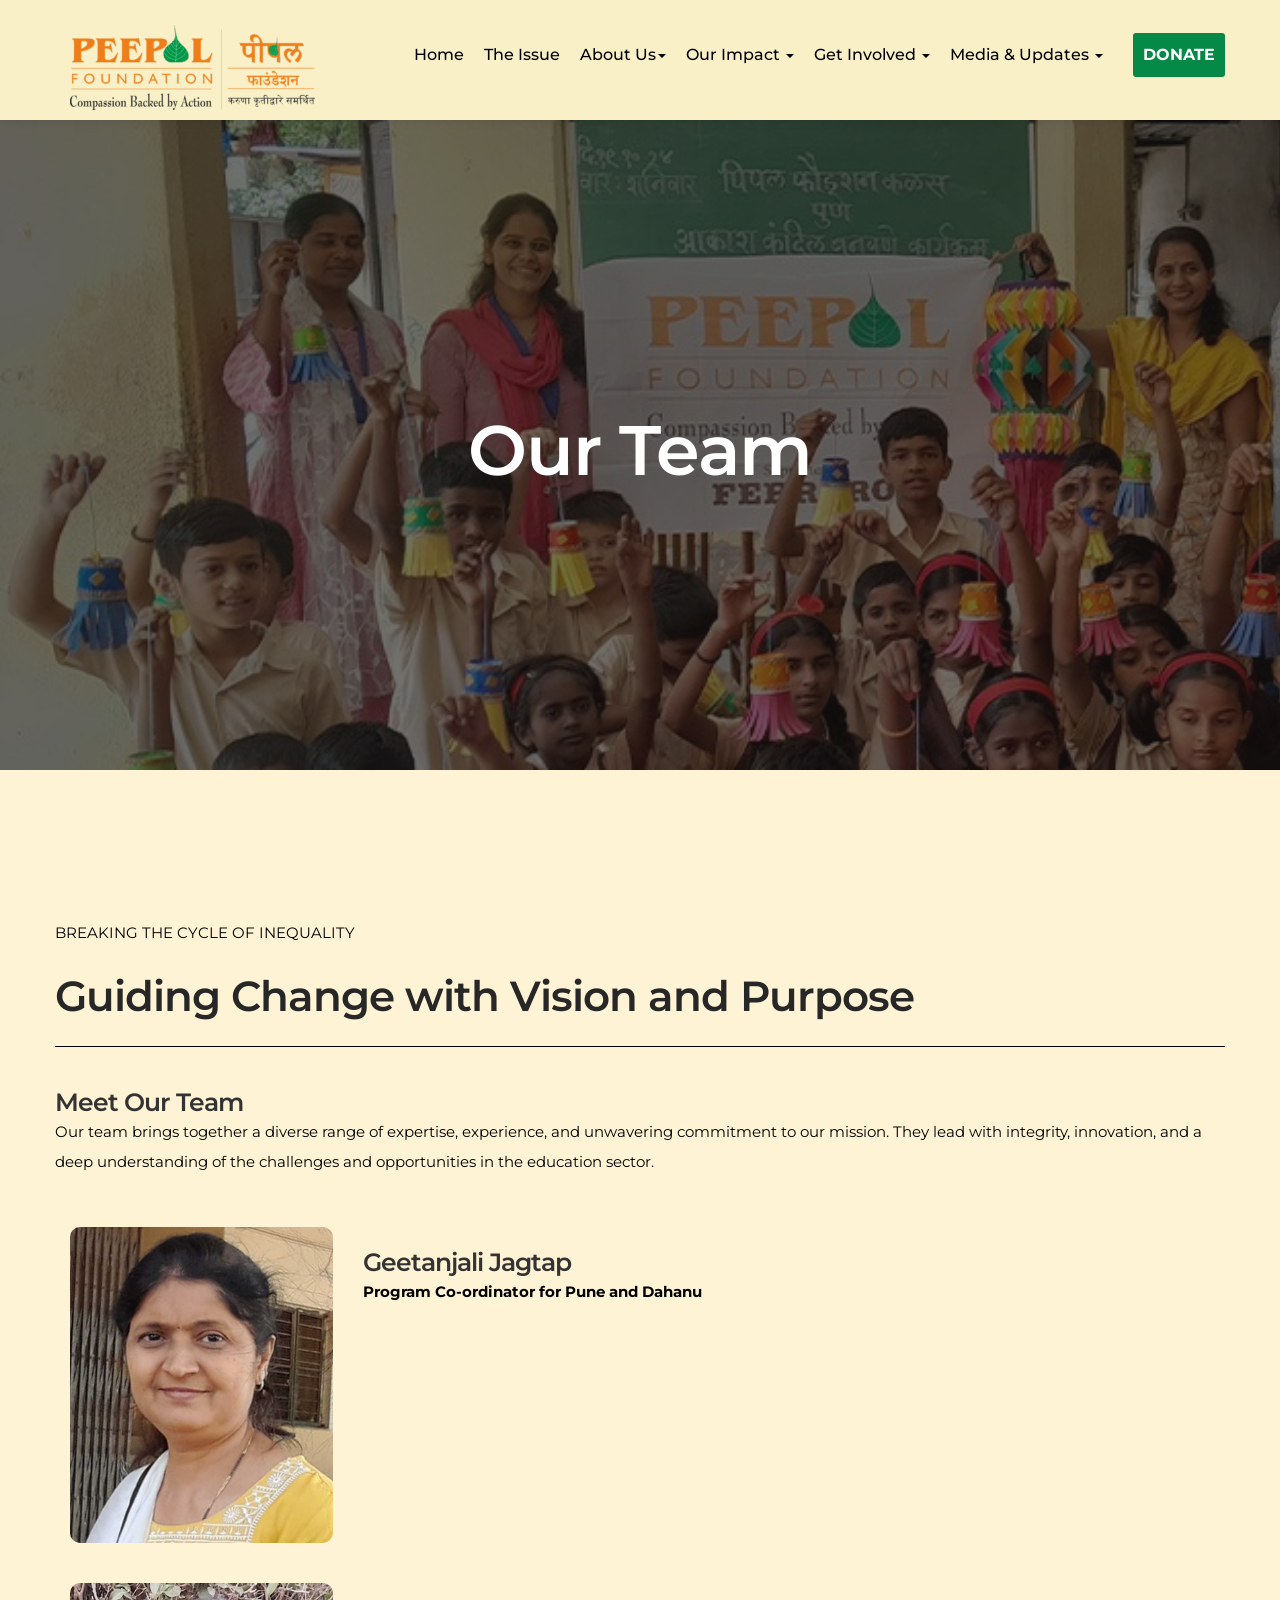
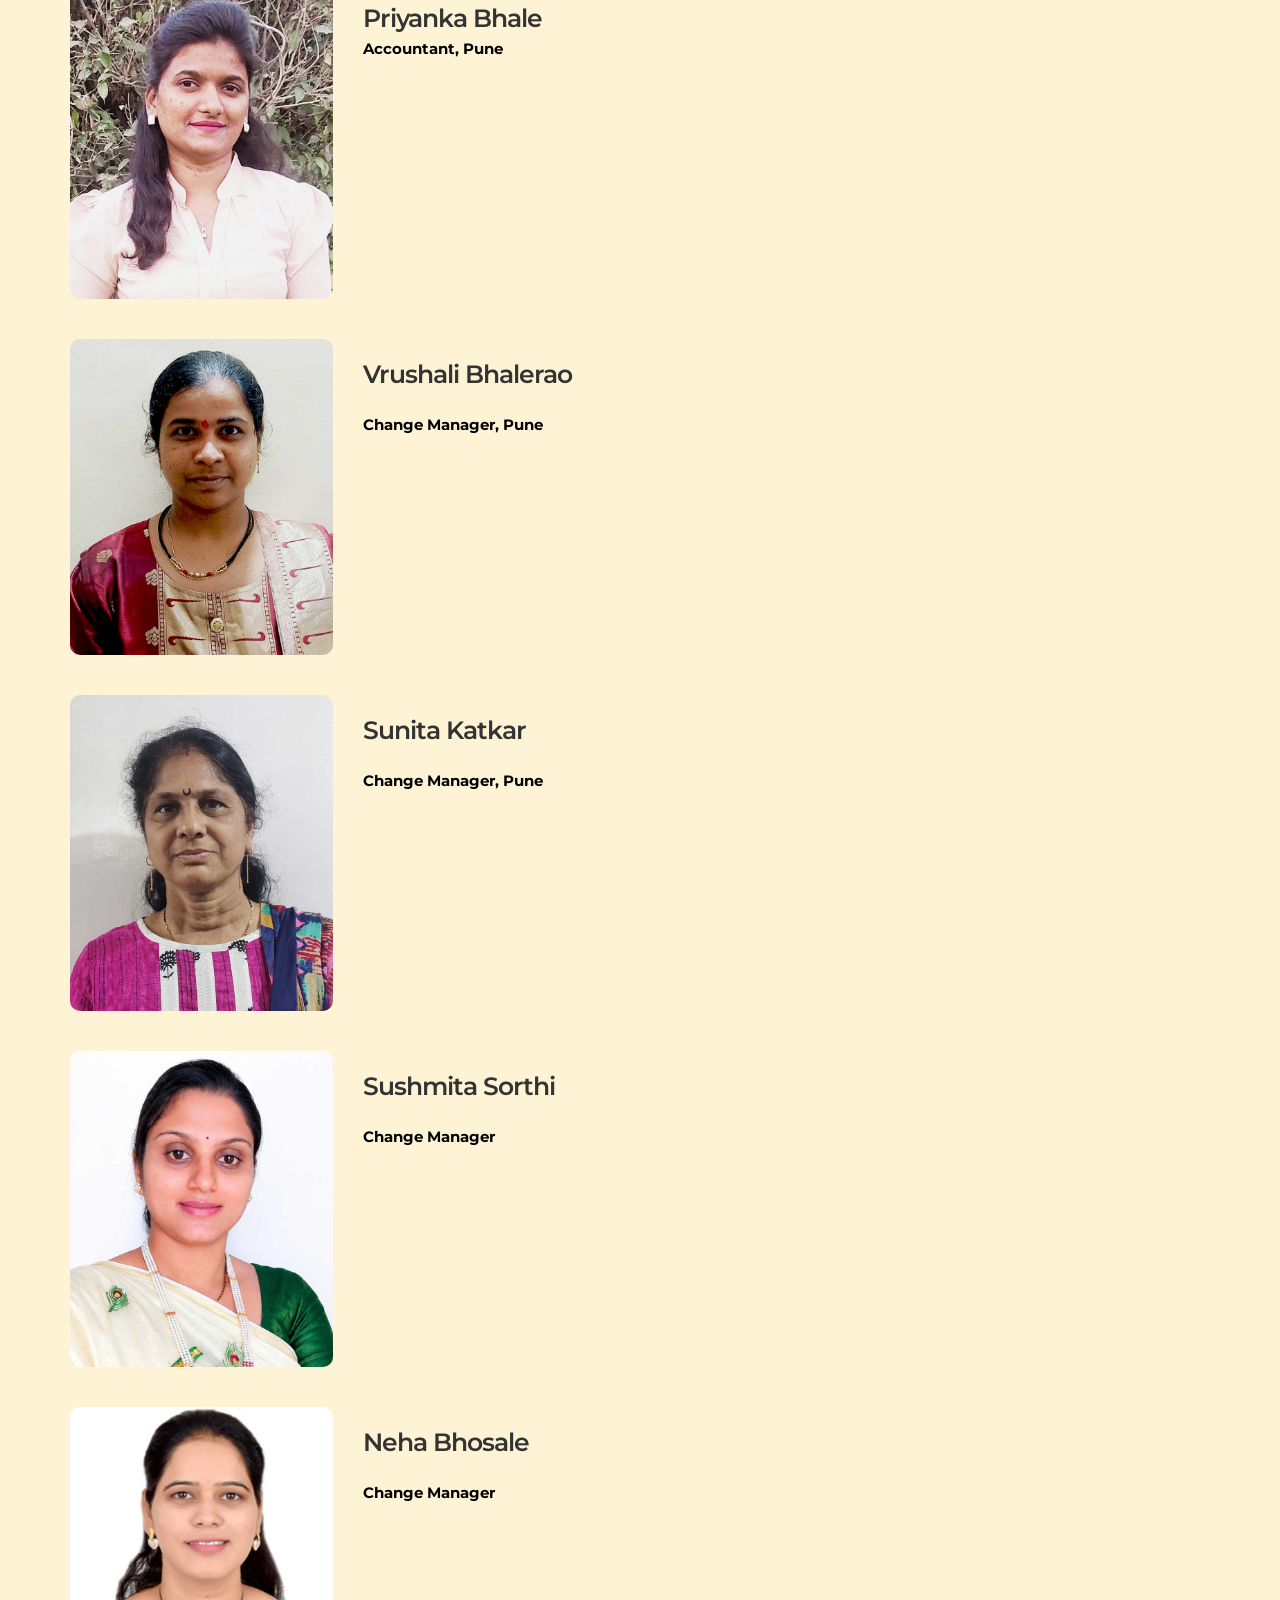
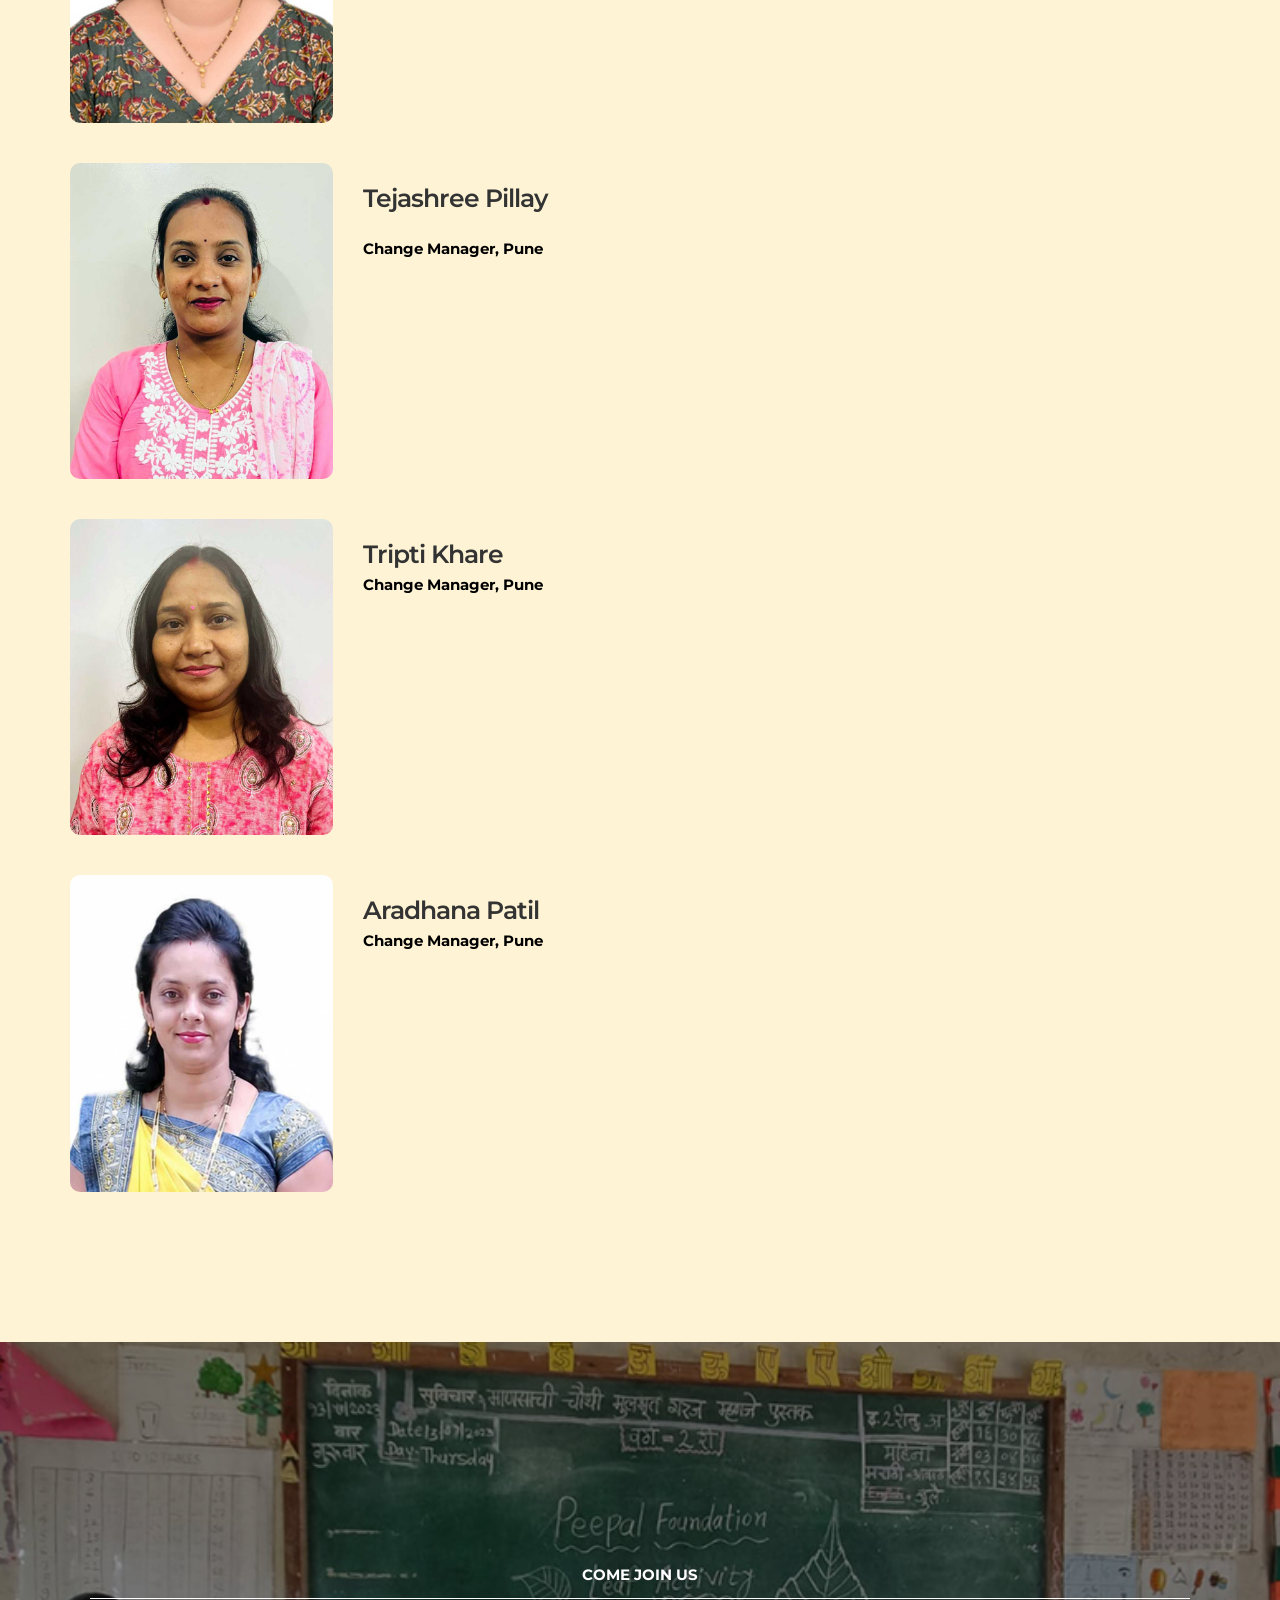
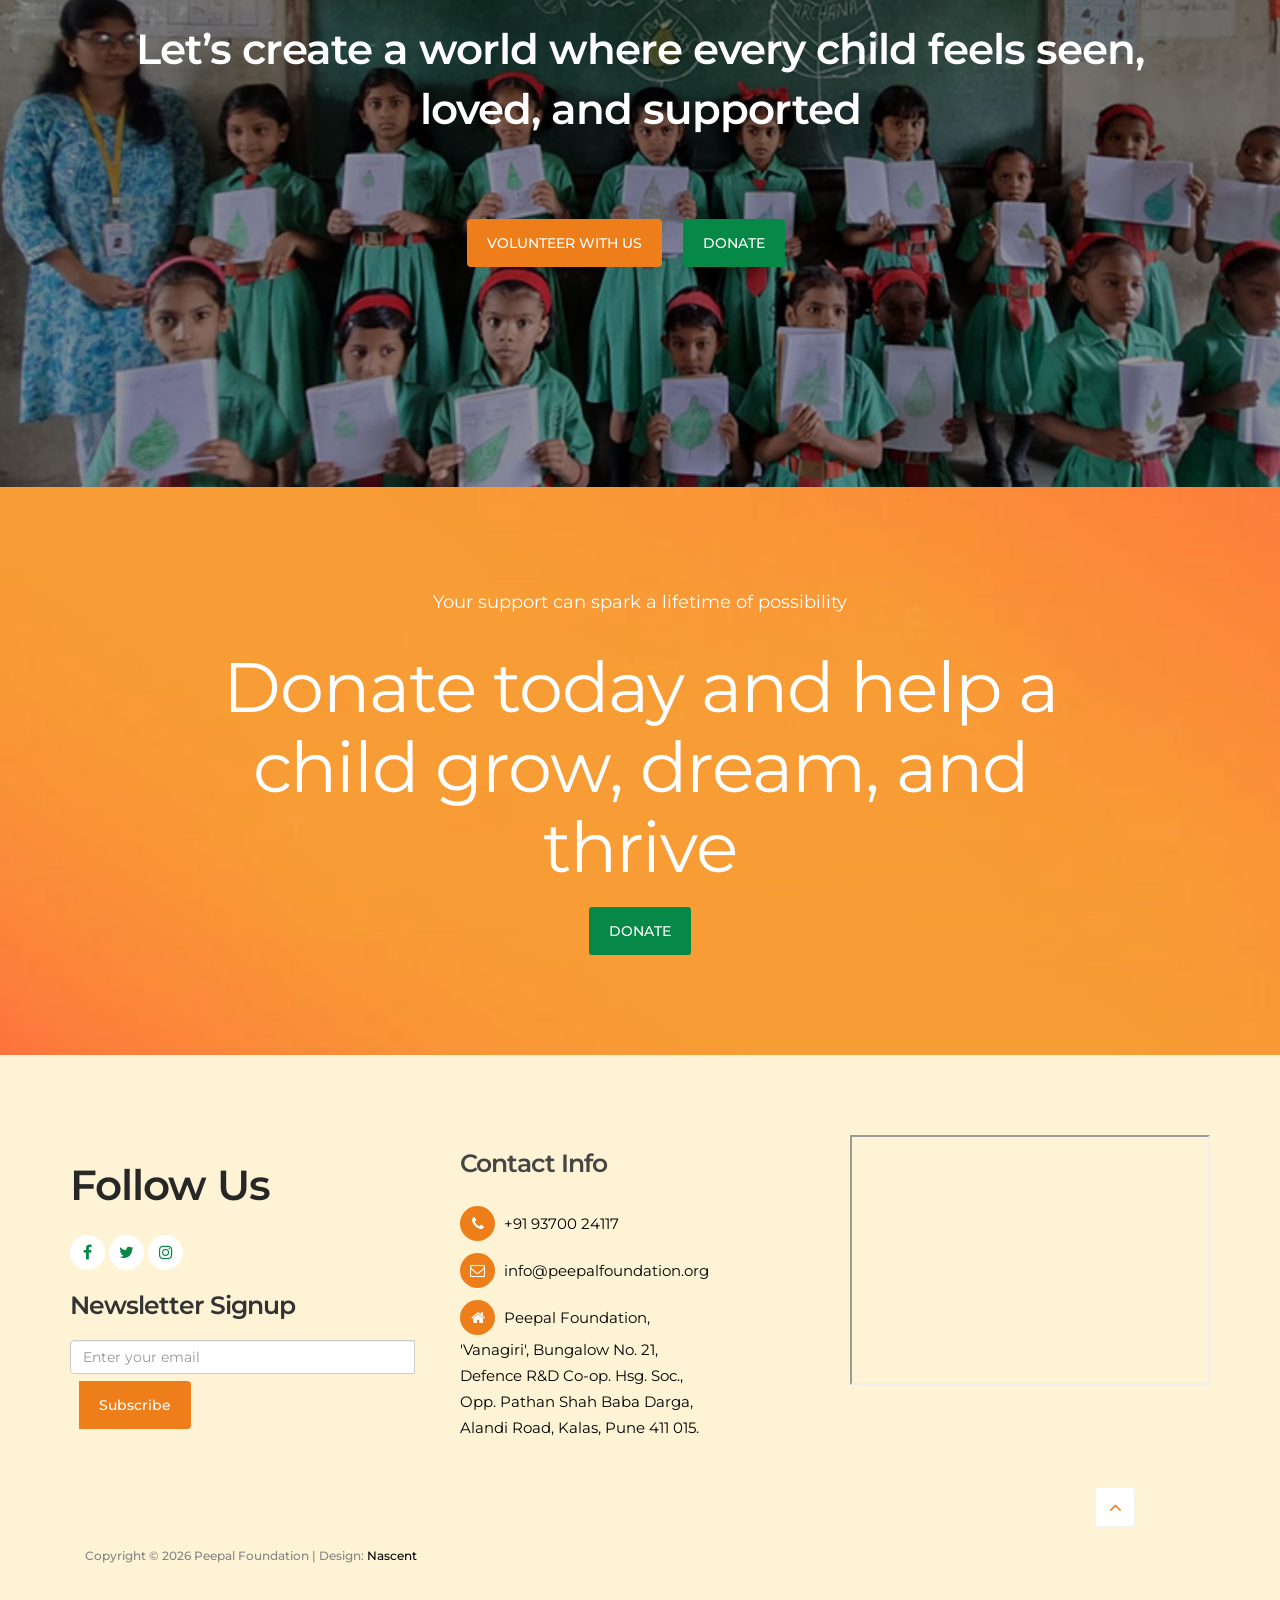
<file: our-team.html>
<!DOCTYPE html>
<html lang="en">

<head>

     <title>Our Team - Peepal Foundation</title>
     <!--

Template 2098 Health

http://www.tooplate.com/view/2098-health

-->
     <meta charset="UTF-8">
     <meta http-equiv="X-UA-Compatible" content="IE=Edge">
     <meta name="description" content="">
     <meta name="keywords" content="">
     <meta name="author" content="Nascent">
     <meta name="viewport" content="width=device-width, initial-scale=1, maximum-scale=1">

     <link rel="stylesheet" href="css/bootstrap.min.css">
     <link rel="stylesheet" href="css/font-awesome.min.css">
     <link rel="stylesheet" href="css/animate.css">
     <link rel="stylesheet" href="css/owl.carousel.css">
     <link rel="stylesheet" href="css/owl.theme.default.min.css">

     <!-- MAIN CSS -->
     <link rel="stylesheet" href="css/peepal-style.css">

     <link rel="icon" type="image/x-icon" href="images/icon-01-1.png">


</head>

<body id="top" data-spy="scroll" data-target=".navbar-collapse" data-offset="50">

     <!-- PRE LOADER -->
     <section class="preloader">
          <div class="spinner">

               <span class="spinner-rotate"></span>

          </div>
     </section>


     <!-- MENU -->
     <section class="navbar navbar-default navbar-static-top" role="navigation">
          <div class="container">

               <div class="navbar-header">
                    <button class="navbar-toggle" data-toggle="collapse" data-target=".navbar-collapse">
                         <span class="icon icon-bar"></span>
                         <span class="icon icon-bar"></span>
                         <span class="icon icon-bar"></span>
                    </button>

                    <!-- lOGO TEXT HERE -->
                    <a href="index.html" class="navbar-brand"><img src="images/Peepal-Eng_Mar-Logo-scaled-245x85.png"
                              class="img-responsive" alt="Peepal Foundation"></a>
               </div>

               <!-- MENU LINKS -->
               <div class="collapse navbar-collapse">
                    <ul class="nav navbar-nav navbar-right">
                         <li><a href="index.html" class="smoothScroll">Home</a></li>
                         <li><a href="the-issue.html" class="smoothScroll">The Issue</a></li>
                         <li class="dropdown">
                              <a href="#" class="dropdown-toggle" data-toggle="dropdown" role="button"
                                   aria-haspopup="true" aria-expanded="false">About Us<span class="caret"></span></a>
                              <ul class="dropdown-menu">
                                   <li><a href="our-journey.html">Our Journey</a></li>
                                   <li role="separator" class="divider"></li>
                                   <li><a href="our-focus.html">Our Focus</a></li>
                                   <li role="separator" class="divider"></li>
                                   <li><a href="our-partners.html">Our Partner</a></li>
                                   <li role="separator" class="divider"></li>
                                   <li><a href="our-leadership.html">Our Leadership</a></li>
                                   <li role="separator" class="divider"></li>
                                   <li><a href="our-team.html">Our Team</a></li>
                                   <li role="separator" class="divider"></li>
                                   <li class="dropdown-submenu">
                                        <a href="#" class="dropdown-toggle">Our Policies</a>
                                        <ul class="dropdown-menu">
                                             <li><a href="Downloads/PF-CHILD-PROTECTION-POLICY.pdf"
                                                       target="_blank">Child Protection</a></li>
                                             <li role="separator" class="divider"></li>
                                             <li><a href="Downloads/PF-Sexual-harrasment-policy.pdf"
                                                       target="_blank">Sextual Harassment</a></li>
                                        </ul>
                                   </li>
                              </ul>
                         </li>
                         <li class="dropdown">
                              <a href="#" class="dropdown-toggle" data-toggle="dropdown" role="button"
                                   aria-haspopup="true" aria-expanded="false">Our Impact <span class="caret"></span></a>
                              <ul class="dropdown-menu">
                                   <li><a href="our-stories.html">Our Stories</a></li>
                                   <li role="separator" class="divider"></li>
                                   <li><a href="our-work.html">Our Work</a></li>
                              </ul>
                         </li>
                         <li class="dropdown">
                              <a href="#" class="dropdown-toggle" data-toggle="dropdown" role="button"
                                   aria-haspopup="true" aria-expanded="false">Get Involved <span
                                        class="caret"></span></a>
                              <ul class="dropdown-menu">
                                   <li><a href="donate.html">Donate</a></li>
                                   <li role="separator" class="divider"></li>
                                   <li><a href="volunteer.html">Volunteer With Us</a></li>
                              </ul>
                         </li>
                         <li class="dropdown">
                              <a href="#" class="dropdown-toggle" data-toggle="dropdown" role="button"
                                   aria-haspopup="true" aria-expanded="false">Media & Updates <span
                                        class="caret"></span></a>
                              <ul class="dropdown-menu">
                                   <li><a href="annual-reports.html">Annual Report</a></li>
                                   <li role="separator" class="divider"></li>
                                   <li><a href="newsletter.html">Newsletter</a></li>
                                   <li role="separator" class="divider"></li>
                                   <li><a href="papper-cuttings.html">Paper Cuttings</a></li>
                              </ul>
                         </li>
                         <li class="appointment-btn"><a href="donate.html">DONATE</a></li>
                    </ul>
               </div>

          </div>
     </section>


     <!-- Content Header -->
     <section id="content-header" class="content-slider">
          <div class="container">
               <div class="row">
                    <div class="item" style="background-image: url('images/banner/Our-Team.jpg');">
                         <div class="caption">
                              <div class="col-md-offset-1 col-md-10">
                                   <!-- <p>Understanding the Problem</p> -->
                                   <h1 class="row wow fadeInUp" data-wow-delay="0.4s">
                                        Our Team</h1>
                              </div>
                         </div>
                    </div>
               </div>
          </div>
     </section>


     <!-- ABOUT -->
     <section id="about">
          <div class="container">
               <div class="row">
                    <div class="about-info">
                         <p class="wow fadeInUp" data-wow-delay="0.6s">BREAKING THE CYCLE OF INEQUALITY</p>
                         <h2 class="wow fadeInUp" data-wow-delay="0.6s">Guiding Change with Vision and Purpose</h2>
                         <div class="wow fadeInUp" data-wow-delay="0.6s"
                              style="background-color: #000000; height: 1px;"></div><br>
                         <h3 class="wow fadeInUp" data-wow-delay="0.6s">Meet Our Team</h3>
                         <div class="wow fadeInUp" data-wow-delay="0.8s">
                              <p style="line-height: 30px;">Our team brings together a diverse range of expertise,
                                   experience, and unwavering commitment to our mission. They lead with integrity,
                                   innovation, and a deep understanding of the challenges and opportunities in the
                                   education sector.</p>
                         </div>
                    </div>
               </div>
               <br /><br />
               <div class="row wow fadeInUp" data-wow-delay="0.6s">
                    <div class="col-md-3 col-sm-3">
                         <img src="images/team/Geetanjali-Jagtap.jpg" class="img-responsive" alt="Geetanjali Jagtap"
                              style="border-radius: 10px;">
                    </div>
                    <div class="col-md-9 col-sm-9">
                         <h3>Geetanjali Jagtap</h3>
                         <p style="line-height: 30px;"><b>Program Co-ordinator for Pune and Dahanu</b></p>
                    </div>
               </div>
               <br /><br />
               <div class="row wow fadeInUp" data-wow-delay="0.6s">
                    <div class="col-md-3 col-sm-3">
                         <img src="images/team/Priyanka-Bhale.jpg" class="img-responsive" alt="Priyanka Bhale"
                              style="border-radius: 10px;">
                    </div>
                    <div class="col-md-9 col-sm-9">
                         <h3>Priyanka Bhale</h3>
                         <p style="line-height: 30px;"><b>Accountant, Pune</b></p>
                    </div>
               </div>
               <br /><br />
               <div class="row wow fadeInUp" data-wow-delay="0.6s">
                    <div class="col-md-3 col-sm-3">
                         <img src="images/team/Vrushali-Bhalerao.jpg" class="img-responsive" alt="Vrushali Bhalerao"
                              style="border-radius: 10px;">
                    </div>
                    <div class="col-md-9 col-sm-9">
                         <h3>Vrushali Bhalerao</h3><br />
                         <p style="line-height: 30px;"><b>Change Manager, Pune</b></p>
                    </div>
               </div>
               <br /><br />
               <div class="row wow fadeInUp" data-wow-delay="0.6s">
                    <div class="col-md-3 col-sm-3">
                         <img src="images/team/Sunita-Katkar.jpg" class="img-responsive" alt="Sunita Katkar"
                              style="border-radius: 10px;">
                    </div>
                    <div class="col-md-9 col-sm-9">
                         <h3>Sunita Katkar</h3><br />
                         <p style="line-height: 30px;"><b>Change Manager, Pune</b></p>
                    </div>
               </div>
               <br /><br />
               <div class="row wow fadeInUp" data-wow-delay="0.6s">
                    <div class="col-md-3 col-sm-3">
                         <img src="images/team/Sushmita-Sorthi.jpg" class="img-responsive" alt="Sushmita Sorthi"
                              style="border-radius: 10px;">
                    </div>
                    <div class="col-md-9 col-sm-9">
                         <h3>Sushmita Sorthi</h3><br />
                         <p style="line-height: 30px;"><b>Change Manager</b></p>
                    </div>
               </div>
               <br /><br />
               <div class="row wow fadeInUp" data-wow-delay="0.6s">
                    <div class="col-md-3 col-sm-3">
                         <img src="images/team/Neha-Bhosale.jpg" class="img-responsive" alt="Neha Bhosale"
                              style="border-radius: 10px;">
                    </div>
                    <div class="col-md-9 col-sm-9">
                         <h3>Neha Bhosale</h3><br />
                         <p style="line-height: 30px;"><b>Change Manager</b></p>
                    </div>
               </div>
               <br /><br />
               <div class="row wow fadeInUp" data-wow-delay="0.6s">
                    <div class="col-md-3 col-sm-3">
                         <img src="images/team/Tejashree-Pillay.jpg" class="img-responsive" alt="ejashree Pillay"
                              style="border-radius: 10px;">
                    </div>
                    <div class="col-md-9 col-sm-9">
                         <h3>Tejashree Pillay</h3><br />
                         <p style="line-height: 30px;"><b>Change Manager, Pune</b></p>
                    </div>
               </div>
               <br /><br />
               <div class="row wow fadeInUp" data-wow-delay="0.6s">
                    <div class="col-md-3 col-sm-3">
                         <img src="images/team/Tripti-Khare.jpg" class="img-responsive" alt="Tripti Khare"
                              style="border-radius: 10px;">
                    </div>
                    <div class="col-md-9 col-sm-9">
                         <h3>Tripti Khare</h3>
                         <p style="line-height: 30px;"><b>Change Manager, Pune</b></p>
                    </div>
               </div>
               <br /><br />
               <div class="row wow fadeInUp" data-wow-delay="0.6s">
                    <div class="col-md-3 col-sm-3">
                         <img src="images/team/Aradhana-Patil.jpg" class="img-responsive" alt="Aradhana Patil"
                              style="border-radius: 10px;">
                    </div>
                    <div class="col-md-9 col-sm-9">
                         <h3>Aradhana Patil</h3>
                         <p style="line-height: 30px;"><b>Change Manager, Pune</b></p>
                    </div>
               </div>
          </div>
     </section>

     <section id="joinus">
          <div class="container">
               <div class="row">
                    <div class="col-md-12 col-sm-12">
                         <div class="joinus-info wow fadeInUp" data-wow-delay="0.2s" style="text-align: center;">
                              <p> <b>COME JOIN US</b></p>
                              <div style="background-color: #ffffff; height: 1px;"></div>
                              <h2>Let’s create a world where every child feels seen, loved, and supported</h2>
                         </div>
                    </div>
               </div>
               <div class="joinus-info wow fadeInUp" data-wow-delay="0.2s" style="text-align: center;">
                    <div class="row" style="margin-top: 20px; display: flex;   justify-content: center ;">
                         <div class="col-md-2 col-sm-2 wow fadeInUp" data-wow-delay="1.2s">
                              <a href="volunteer.html" class="btn btn-warning smoothScroll">VOLUNTEER WITH US</a>
                         </div>
                         <div class="col-md-2 col-sm-2 wow fadeInUp" data-wow-delay="1.2s">
                              <a href="donate.html" class="section-btn btn btn-default smoothScroll">DONATE</a>
                         </div>
                    </div>
               </div>
          </div>

          </div>
     </section>

     <section id="donate">
          <div class="container" style="display: flex;justify-content: center;align-items: center;">

               <div style="width: 80%;">
                    <center>
                         <p>
                              Your support can spark a lifetime of possibility</p>
                         <h2 class="wow fadeInUp" data-wow-delay="0.2s">Donate today and help a child grow, dream, and
                              thrive</h2>
                         <a href="donate.html" class="section-btn btn btn-default smoothScroll">DONATE</a>
                    </center>
               </div>
          </div>
     </section>


     <!-- FOOTER -->
     <footer data-stellar-background-ratio="5">
          <div class="container">
               <div class="row">

                    <div class="col-md-4 col-sm-4">
                         <div class="footer-thumb">
                              <div class="opening-hours">
                                   <h2 class="wow fadeInUp" data-wow-delay="0.4s">Follow Us</h2>
                              </div>

                              <ul class="social-icon">
                                   <li><a href="https://www.facebook.com/PeepalFoundationpune" class="fa fa-facebook"
                                             attr="facebook icon"></a></li>
                                   <li><a href="https://www.instagram.com/_peepalfoundation_official/"
                                             class="fa fa-twitter"></a></li>
                                   <li><a href="https://www.youtube.com/@peepalfoundation/featured"
                                             class="fa fa-instagram"></a></li>
                              </ul>
                              <div class="opening-hours">
                                   <h3 class="wow fadeInUp" data-wow-delay="0.4s">Newsletter Signup</h3>
                                   <div class="row">
                                        <div class="col-md-12">
                                             <form id="newsletterForm" action="#" method="get" class="wow fadeInUp"
                                                  data-wow-delay="0.8s">
                                                  <div class="input-group">
                                                       <input type="email" class="form-control"
                                                            placeholder="Enter your email" aria-label="Email Address"
                                                            aria-describedby="subscribe-button">
                                                       <span class="input-group-btn">
                                                            <button class="btn btn-warning" type="button"
                                                                 id="subscribe-button">Subscribe</button>
                                                       </span>
                                                  </div>
                                             </form>
                                        </div>
                                   </div>
                              </div>
                         </div>
                    </div>


                    <div class="col-md-4 col-sm-4">
                         <div class="footer-thumb">
                              <h4 class="wow fadeInUp" data-wow-delay="0.4s">Contact Info</h4>

                              <div class="contact-info">
                                   <p><i class="fa fa-phone"></i> <a hre="tel:+91937024117">+91 93700 24117</a></p>
                                   <p><i class="fa fa-envelope-o"></i> <a
                                             href="mailto:info@peepalfoundation.org">info@peepalfoundation.org</a></p>

                                   <p style="color:#000000;"><i class="fa fa-home"></i> Peepal Foundation,<br />
                                        'Vanagiri', Bungalow No. 21,<br />
                                        Defence R&D Co-op. Hsg. Soc.,<br />
                                        Opp. Pathan Shah Baba Darga,<br />
                                        Alandi Road, Kalas, Pune 411 015.</p>
                              </div>
                         </div>
                    </div>

                    <div class="col-md-4 col-sm-4">
                         <iframe style="width: 100%; height: 250px;" loading="lazy"
                              src="https://maps.google.com/maps?q=%E2%80%98Vanagiri%E2%80%99%20Bungalow%20No.%2021%2C%20Defence%20R%26D%20Co-Op.Hsg.Soc.%2C%20Opp.%20Pathanshah%20Baba%20Darga%2C%20Alandi%20Road%2C%20Kalas%2C%20Pune%20411%20015&amp;t=m&amp;z=10&amp;output=embed&amp;iwloc=near"
                              title="‘Vanagiri’ Bungalow No. 21, Defence R&amp;D Co-Op.Hsg.Soc., Opp. Pathanshah Baba Darga, Alandi Road, Kalas, Pune 411 015"
                              aria-label="‘Vanagiri’ Bungalow No. 21, Defence R&amp;D Co-Op.Hsg.Soc., Opp. Pathanshah Baba Darga, Alandi Road, Kalas, Pune 411 015"></iframe>
                    </div>

                    <div class="col-md-12 col-sm-12 border-top">
                         <div class="col-md-4 col-sm-6">
                              <div class="copyright-text">
                                   <p>Copyright &copy;
                                        <script>document.write(new Date().getFullYear());</script> Peepal Foundation

                                        | Design: <a href="https://www.nascent.co.in" target="_parent">Nascent</a>
                                   </p>
                              </div>
                         </div>
                         <div class="col-md-6 col-sm-6">
                              <!-- <div class="footer-link"> 
                                   <a href="#">Laboratory Tests</a>
                                   <a href="#">Departments</a>
                                   <a href="#">Insurance Policy</a>
                                   <a href="#">Careers</a>
                              </div> -->
                         </div>
                         <div class="col-md-2 col-sm-2 text-align-center">
                              <div class="angle-up-btn">
                                   <a href="#top" class="smoothScroll wow fadeInUp" data-wow-delay="1.2s"><i
                                             class="fa fa-angle-up"></i></a>
                              </div>
                         </div>
                    </div>

               </div>
          </div>
     </footer>

     <!-- SCRIPTS -->
     <script src="js/jquery.js"></script>
     <script src="js/bootstrap.min.js"></script>
     <script src="js/jquery.sticky.js"></script>
     <script src="js/jquery.stellar.min.js"></script>
     <script src="js/wow.min.js"></script>
     <script src="js/smoothscroll.js"></script>
     <script src="js/owl.carousel.min.js"></script>
     <script src="js/custom.js"></script>

</body>

</html>
</file>
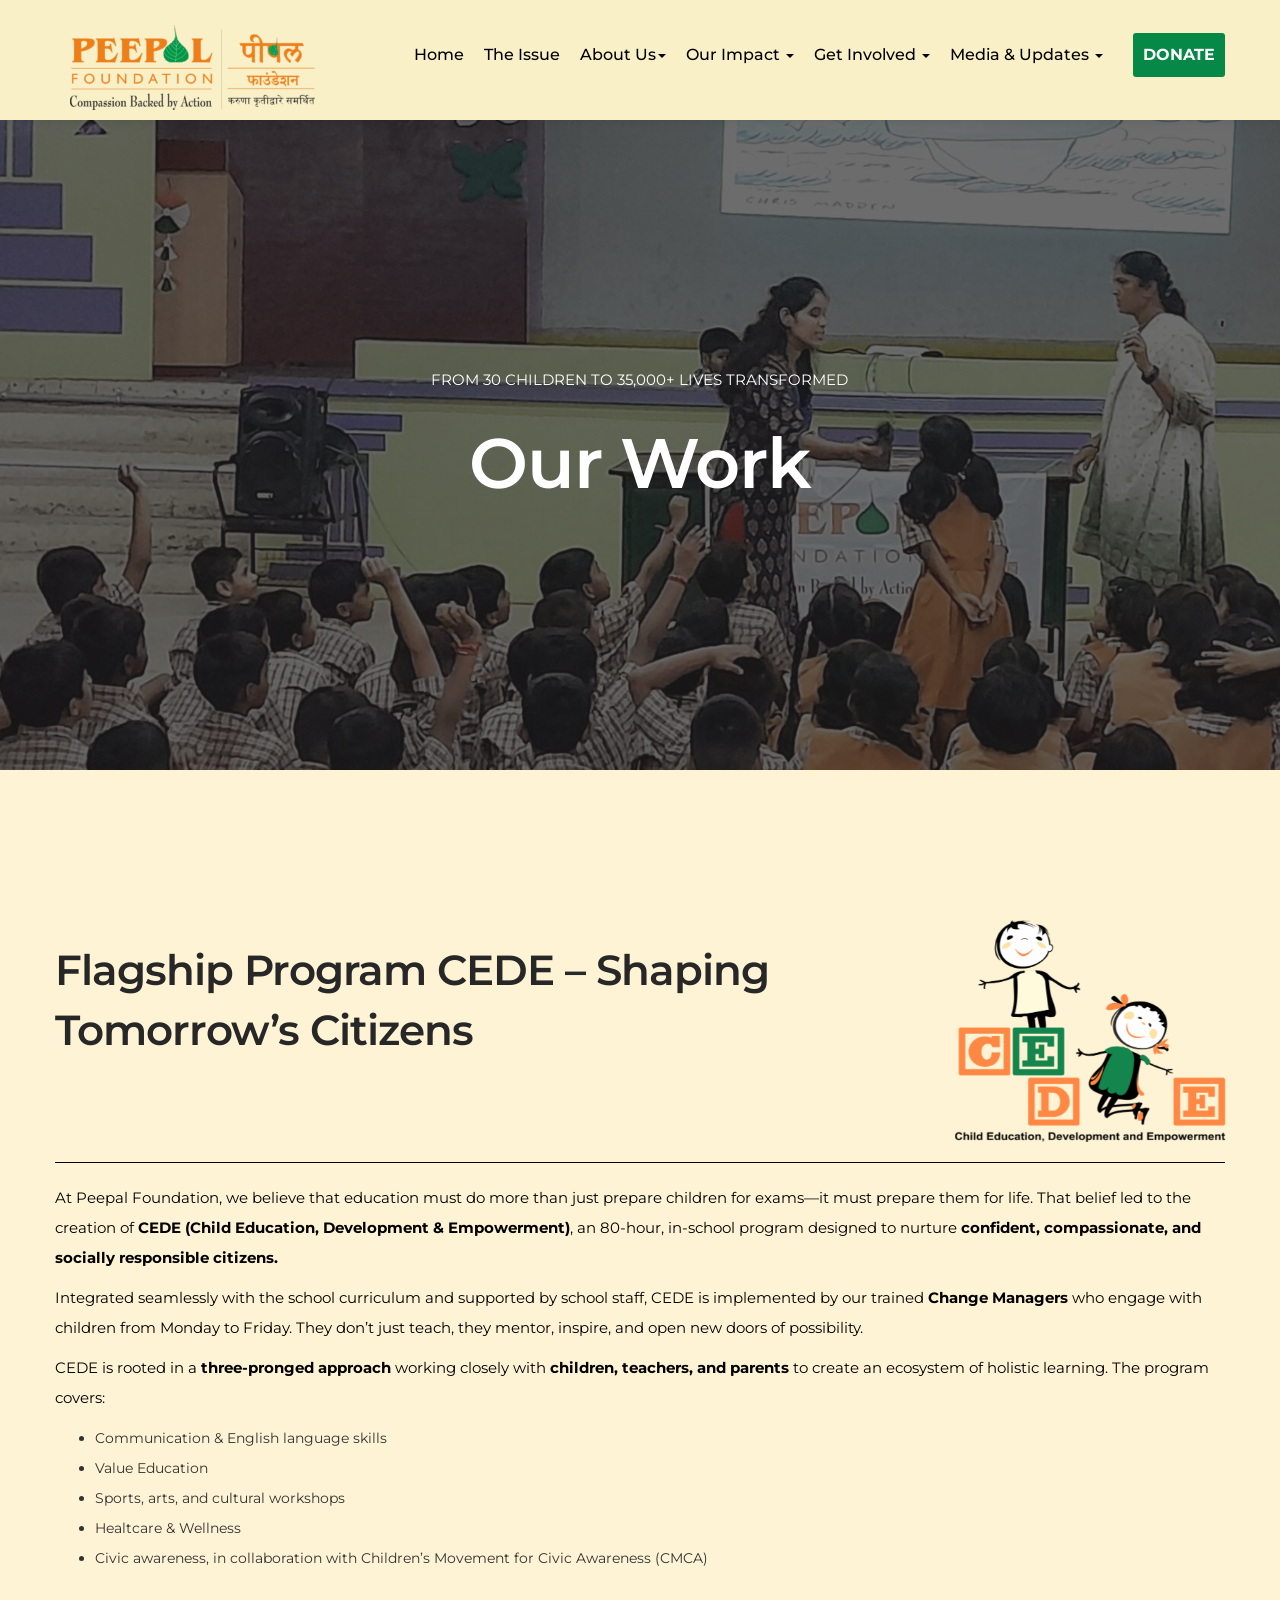
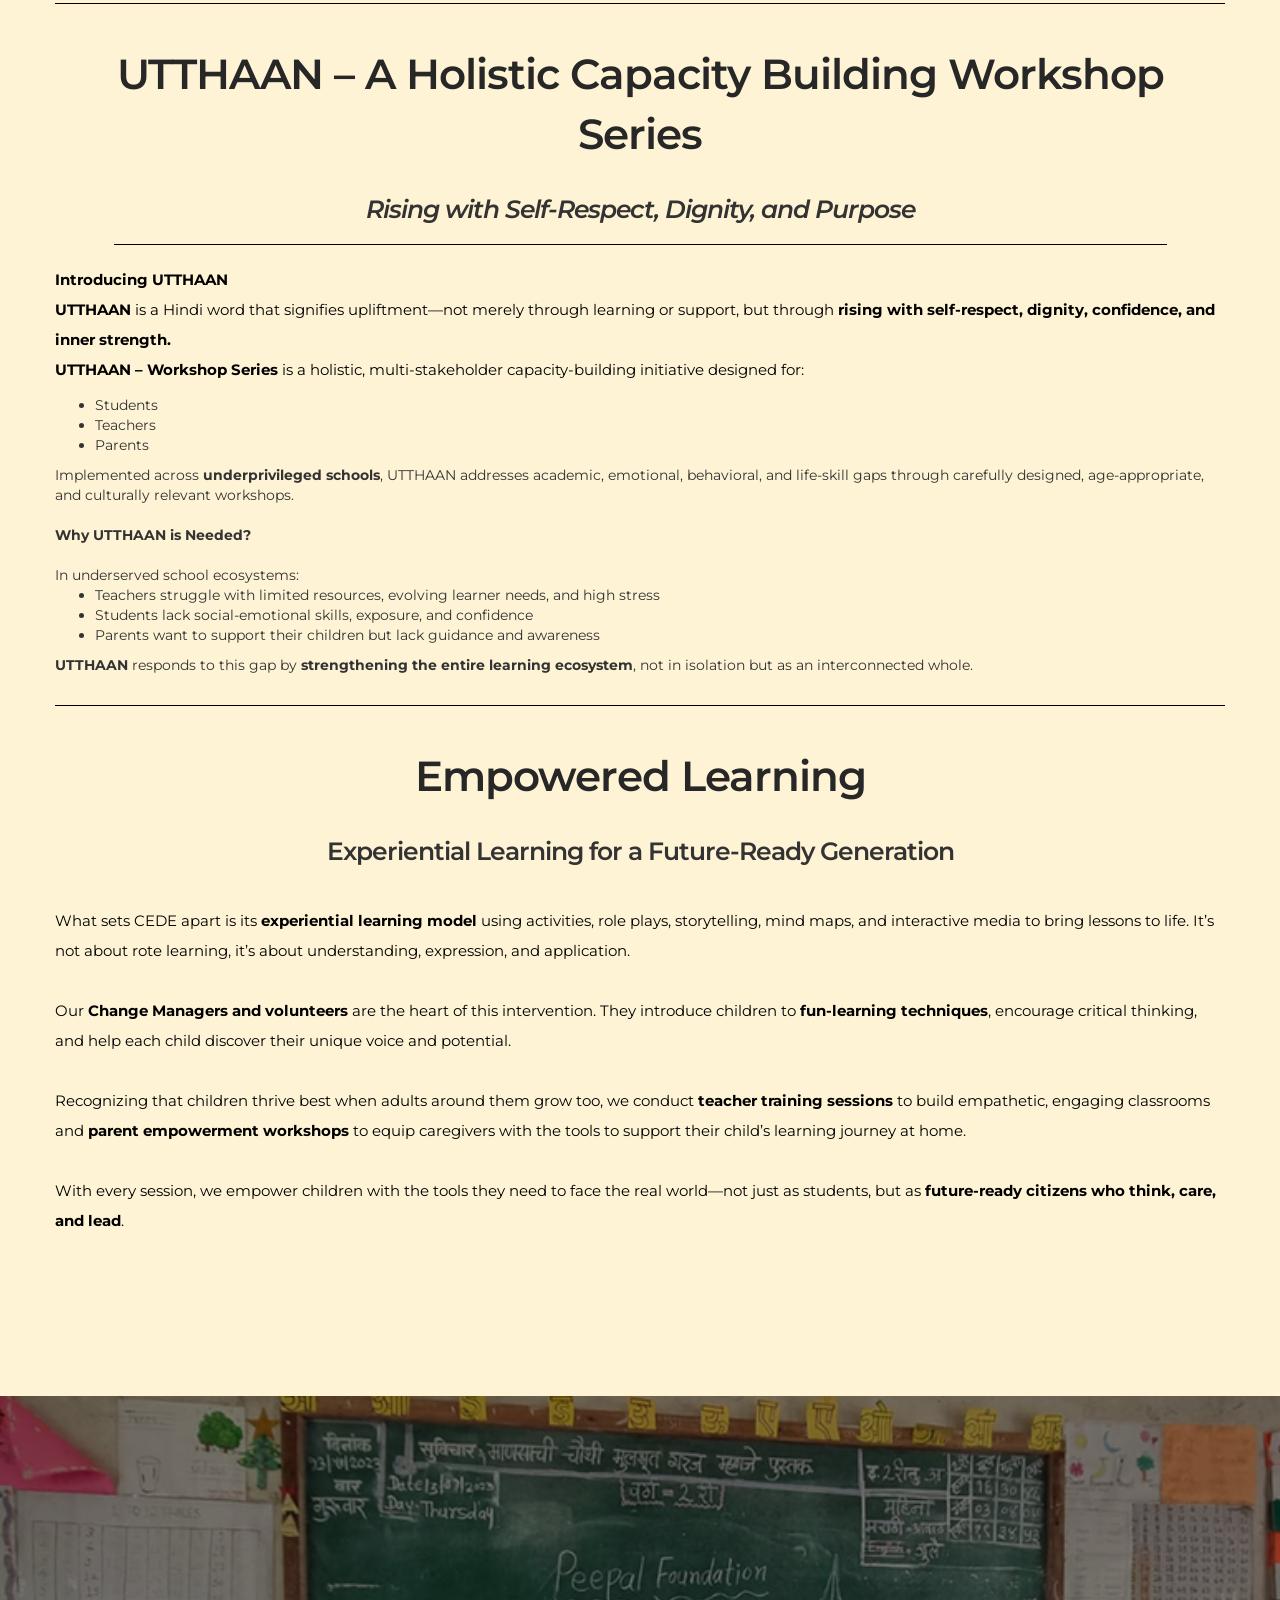
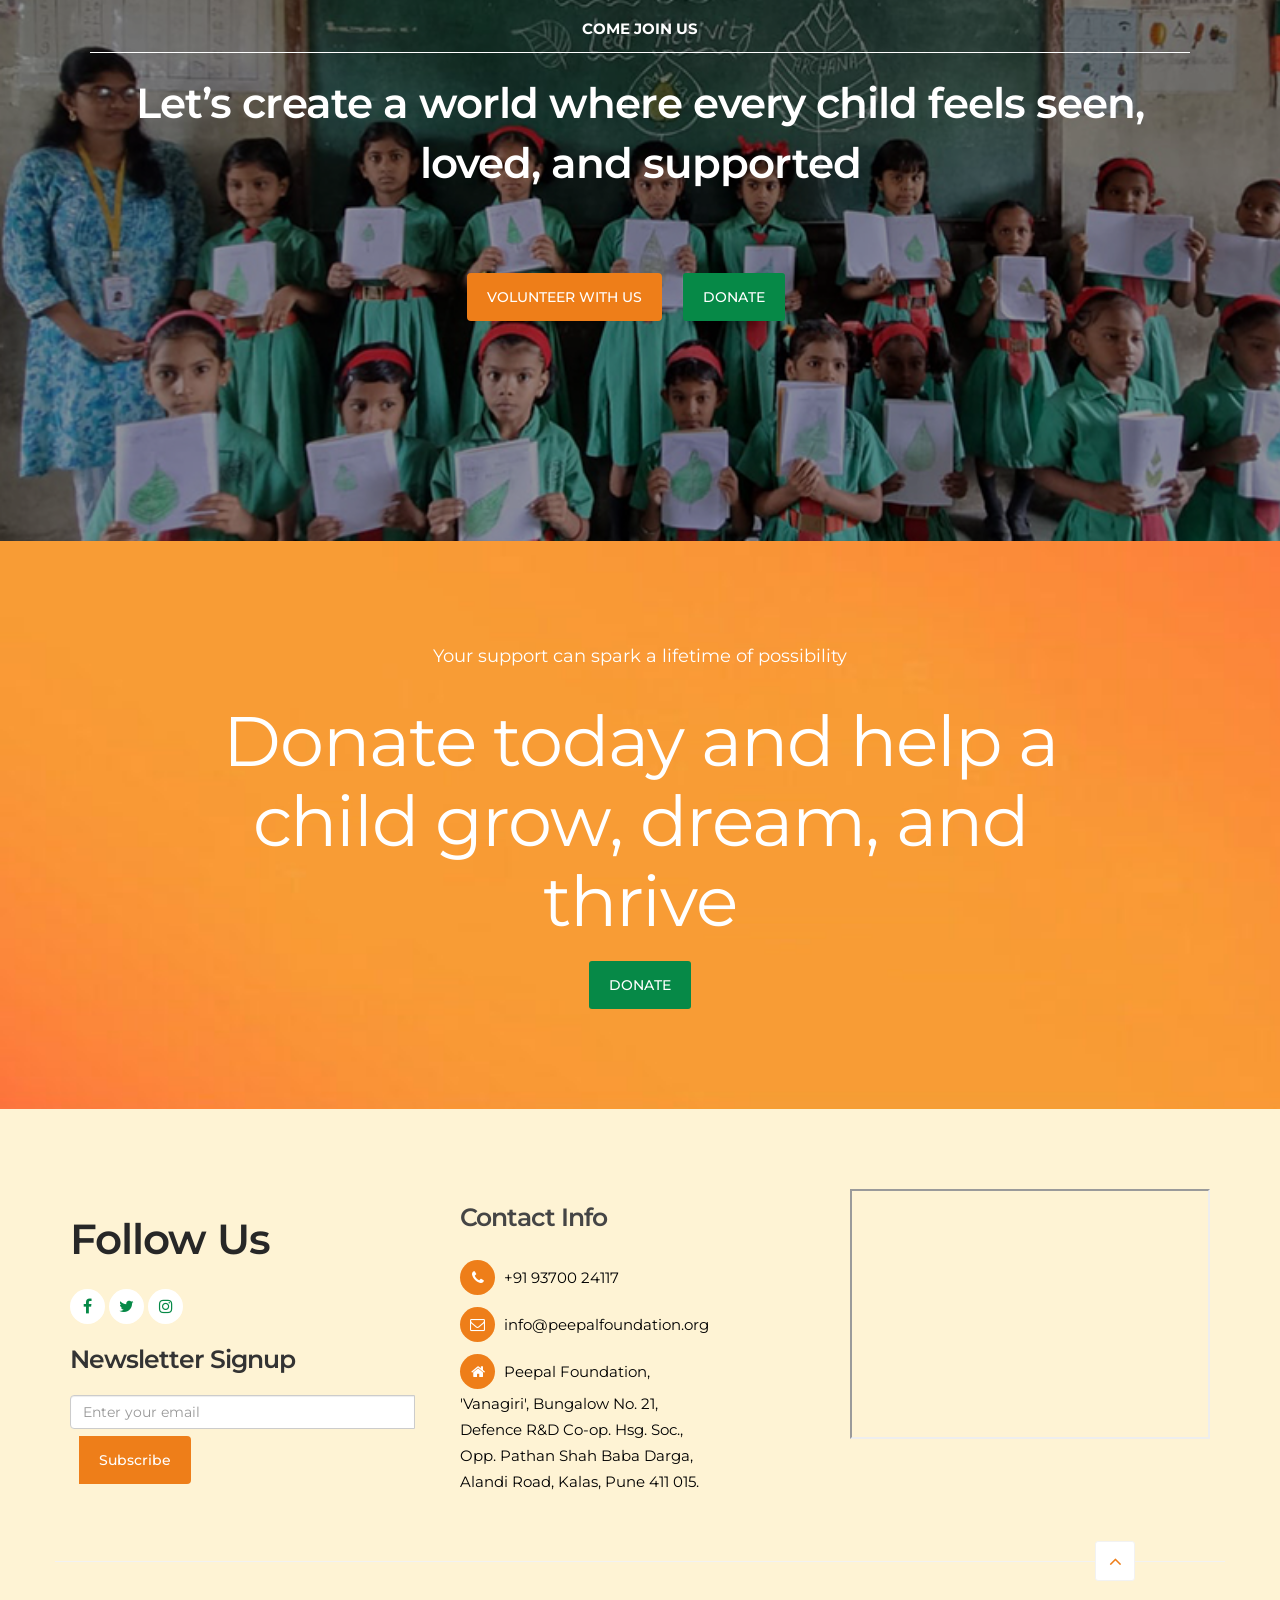
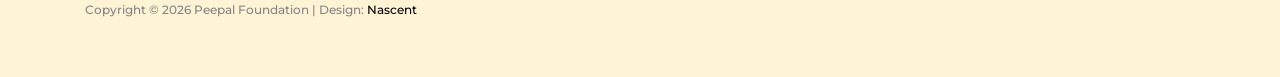
<file: our-work.html>
<!DOCTYPE html>
<html lang="en">

<head>

     <title>Our Work - Peepal Foundation</title>
     <!--

Template 2098 Health

http://www.tooplate.com/view/2098-health

-->
     <meta charset="UTF-8">
     <meta http-equiv="X-UA-Compatible" content="IE=Edge">
     <meta name="description" content="">
     <meta name="keywords" content="">
     <meta name="author" content="Nascent">
     <meta name="viewport" content="width=device-width, initial-scale=1, maximum-scale=1">

     <link rel="stylesheet" href="css/bootstrap.min.css">
     <link rel="stylesheet" href="css/font-awesome.min.css">
     <link rel="stylesheet" href="css/animate.css">
     <link rel="stylesheet" href="css/owl.carousel.css">
     <link rel="stylesheet" href="css/owl.theme.default.min.css">

     <!-- MAIN CSS -->
     <link rel="stylesheet" href="css/peepal-style.css">

     <link rel="icon" type="image/x-icon" href="images/icon-01-1.png">


</head>

<body id="top" data-spy="scroll" data-target=".navbar-collapse" data-offset="50">

     <!-- PRE LOADER -->
     <section class="preloader">
          <div class="spinner">

               <span class="spinner-rotate"></span>

          </div>
     </section>


     <!-- MENU -->
     <section class="navbar navbar-default navbar-static-top" role="navigation">
          <div class="container">

               <div class="navbar-header">
                    <button class="navbar-toggle" data-toggle="collapse" data-target=".navbar-collapse">
                         <span class="icon icon-bar"></span>
                         <span class="icon icon-bar"></span>
                         <span class="icon icon-bar"></span>
                    </button>

                    <!-- lOGO TEXT HERE -->
                    <a href="index.html" class="navbar-brand"><img src="images/Peepal-Eng_Mar-Logo-scaled-245x85.png"
                              class="img-responsive" alt="Peepal Foundation"></a>
               </div>

               <!-- MENU LINKS -->
               <div class="collapse navbar-collapse">
                    <ul class="nav navbar-nav navbar-right">
                         <li><a href="index.html" class="smoothScroll">Home</a></li>
                         <li><a href="the-issue.html" class="smoothScroll">The Issue</a></li>
                         <li class="dropdown">
                              <a href="#" class="dropdown-toggle" data-toggle="dropdown" role="button"
                                   aria-haspopup="true" aria-expanded="false">About Us<span class="caret"></span></a>
                              <ul class="dropdown-menu">
                                   <li><a href="our-journey.html">Our Journey</a></li>
                                   <li role="separator" class="divider"></li>
                                   <li><a href="our-focus.html">Our Focus</a></li>
                                   <li role="separator" class="divider"></li>
                                   <li><a href="our-partners.html">Our Partner</a></li>
                                   <li role="separator" class="divider"></li>
                                   <li><a href="our-leadership.html">Our Leadership</a></li>
                                   <li role="separator" class="divider"></li>
                                   <li><a href="our-team.html">Our Team</a></li>
                                   <li role="separator" class="divider"></li>
                                   <li class="dropdown-submenu">
                                        <a href="#" class="dropdown-toggle">Our Policies</a>
                                        <ul class="dropdown-menu">
                                             <li><a href="Downloads/PF-CHILD-PROTECTION-POLICY.pdf"
                                                       target="_blank">Child Protection</a></li>
                                             <li role="separator" class="divider"></li>
                                             <li><a href="Downloads/PF-Sexual-harrasment-policy.pdf"
                                                       target="_blank">Sextual Harassment</a></li>
                                        </ul>
                                   </li>
                              </ul>
                         </li>
                         <li class="dropdown">
                              <a href="#" class="dropdown-toggle" data-toggle="dropdown" role="button"
                                   aria-haspopup="true" aria-expanded="false">Our Impact <span class="caret"></span></a>
                              <ul class="dropdown-menu">
                                   <li><a href="our-stories.html">Our Stories</a></li>
                                   <li role="separator" class="divider"></li>
                                   <li><a href="our-work.html">Our Work</a></li>
                              </ul>
                         </li>
                         <li class="dropdown">
                              <a href="#" class="dropdown-toggle" data-toggle="dropdown" role="button"
                                   aria-haspopup="true" aria-expanded="false">Get Involved <span
                                        class="caret"></span></a>
                              <ul class="dropdown-menu">
                                   <li><a href="donate.html">Donate</a></li>
                                   <li role="separator" class="divider"></li>
                                   <li><a href="volunteer.html">Volunteer With Us</a></li>
                              </ul>
                         </li>
                         <li class="dropdown">
                              <a href="#" class="dropdown-toggle" data-toggle="dropdown" role="button"
                                   aria-haspopup="true" aria-expanded="false">Media & Updates <span
                                        class="caret"></span></a>
                              <ul class="dropdown-menu">
                                   <li><a href="annual-reports.html">Annual Report</a></li>
                                   <li role="separator" class="divider"></li>
                                   <li><a href="newsletter.html">Newsletter</a></li>
                                   <li role="separator" class="divider"></li>
                                   <li><a href="papper-cuttings.html">Paper Cuttings</a></li>
                              </ul>
                         </li>
                         <li class="appointment-btn"><a href="donate.html">DONATE</a></li>
                    </ul>
               </div>

          </div>
     </section>


     <!-- Content Header -->
     <section id="content-header" class="content-slider">
          <div class="container">
               <div class="row">
                    <div class="item" style="background-image: url('images/banner/OUR-WORK.jpg');">
                         <div class="caption">
                              <div class="col-md-offset-1 col-md-10">
                                   <p>From 30 Children to 35,000+ Lives Transformed</p>
                                   <h1 class="row wow fadeInUp" data-wow-delay="0.4s">
                                        Our Work</h1>
                              </div>
                         </div>
                    </div>
               </div>
          </div>
     </section>


     <!-- ABOUT -->
     <section id="about">
          <div class="container">
               <div class="row">
                    <div class="about-info">
                         <div class="row">
                              <div class="col-md-9 col-sm-9">
                                   <h2 class="wow fadeInUp" data-wow-delay="0.6s">Flagship Program CEDE – Shaping
                                        Tomorrow’s Citizens</h2>
                              </div>
                              <div class="col-md-3 col-sm-3">
                                   <img src="images/cede-logo-1536x1263.png" class="img-responsive "
                                        alt="Peepal Foundation">
                              </div>
                         </div>
                         <br />
                         <div class="wow fadeInUp" data-wow-delay="0.6s"
                              style="background-color: #000000; height: 1px;"></div><br>

                         <div class="wow fadeInUp" data-wow-delay="0.8s">
                              <p style="line-height: 30px;">At Peepal Foundation, we believe that education must do more
                                   than just prepare children for exams—it must prepare them for life. That belief led
                                   to the creation of <b>CEDE (Child Education, Development & Empowerment)</b>, an
                                   80-hour, in-school program designed to nurture <b>confident, compassionate, and
                                        socially responsible citizens.</b></p>
                              <p style="line-height: 30px;">Integrated seamlessly with the school curriculum and
                                   supported by school staff, CEDE is implemented by our trained <b>Change Managers</b>
                                   who engage with children from Monday to Friday. They don’t just teach, they mentor,
                                   inspire, and open new doors of possibility.</p>
                              <p style="line-height: 30px;">CEDE is rooted in a <b>three-pronged approach</b> working
                                   closely with <b>children, teachers, and parents</b> to create an ecosystem of
                                   holistic learning. The program covers:</p>
                              <ul style="line-height: 30px;">
                                   <li>Communication & English language skills</li>
                                   <li>Value Education</li>
                                   <li>Sports, arts, and cultural workshops</li>
                                   <li>Healtcare & Wellness</li>
                                   <li>Civic awareness, in collaboration with Children’s Movement for Civic Awareness
                                        (CMCA)</li>
                              </ul>
                              <br />
                              <div class="wow fadeInUp" data-wow-delay="0.6s"
                                   style="background-color: #000000; height: 1px;"></div><br>
                              <center>
                                   <h2 class="wow fadeInUp" data-wow-delay="0.6s">UTTHAAN – A Holistic Capacity Building
                                        Workshop Series</h2>
                                   <h3><i>Rising with Self-Respect, Dignity, and Purpose</i></h3>
                                   <br />
                                   <div class="wow fadeInUp" data-wow-delay="0.6s"
                                        style="background-color: #000000; height: 1px;width: 90%;"></div><br>
                              </center>
                              <p style="line-height: 30px;"><b>Introducing UTTHAAN</b><br />

                                   <b>UTTHAAN</b> is a Hindi word that signifies upliftment—not merely through
                                   learning or
                                   support, but through <b>rising with self-respect, dignity, confidence, and inner
                                        strength.</b><br />

                                   <b>UTTHAAN – Workshop Series</b> is a holistic, multi-stakeholder
                                   capacity-building
                                   initiative designed for:
                              <uL>
                                   <li>Students</li>
                                   <li>Teachers</li>
                                   <li>Parents</li>
                              </uL>
                              Implemented across <b>underprivileged schools</b>, UTTHAAN addresses academic,
                              emotional, behavioral, and life-skill gaps through carefully designed,
                              age-appropriate, and culturally relevant workshops.<br /><br />

                              <b>Why UTTHAAN is Needed?</b><br /><br />

                              In underserved school ecosystems:
                              <ul>
                                   <li>Teachers struggle with limited resources, evolving learner needs, and high
                                        stress</li>
                                   <li>Students lack social-emotional skills, exposure, and confidence</li>
                                   <li>Parents want to support their children but lack guidance and awareness</li>
                              </ul>
                              <b>UTTHAAN</b> responds to this gap by <b>strengthening the entire learning ecosystem</b>,
                              not
                              in isolation but as an interconnected whole.
                              </p>


                              <br />
                              <div class="wow fadeInUp" data-wow-delay="0.6s"
                                   style="background-color: #000000; height: 1px;"></div><br>
                              <center>
                                   <h2 class="wow fadeInUp" data-wow-delay="0.6s">Empowered Learning</h2>
                                   <h3 class="wow fadeInUp" data-wow-delay="0.6s">Experiential Learning for a
                                        Future-Ready Generation</h3>
                              </center><br /><br />
                              <p style="line-height: 30px;">What sets CEDE apart is its <b>experiential learning
                                        model</b> using activities, role plays, storytelling, mind maps, and
                                   interactive media to bring lessons to life. It’s not about rote learning, it’s
                                   about understanding, expression, and application.<br /><br />

                                   Our <b>Change Managers and volunteers</b> are the heart of this intervention.
                                   They introduce children to <b>fun-learning techniques</b>, encourage critical
                                   thinking, and help each child discover their unique voice and
                                   potential.<br /><br />

                                   Recognizing that children thrive best when adults around them grow too, we
                                   conduct <b>teacher training sessions</b> to build empathetic, engaging
                                   classrooms and <b>parent empowerment workshops</b> to equip caregivers with the
                                   tools to support their child’s learning journey at home.<br /><br />

                                   With every session, we empower children with the tools they need to face the
                                   real world—not just as students, but as <b>future-ready citizens who think,
                                        care, and lead</b>.</p>
                         </div>

                    </div>
               </div>
          </div>
     </section>

     <section id="joinus">
          <div class="container">
               <div class="row">
                    <div class="col-md-12 col-sm-12">
                         <div class="joinus-info wow fadeInUp" data-wow-delay="0.2s" style="text-align: center;">
                              <p> <b>COME JOIN US</b></p>
                              <div style="background-color: #ffffff; height: 1px;"></div>
                              <h2>Let’s create a world where every child feels seen, loved, and supported</h2>
                         </div>
                    </div>
               </div>
               <div class="joinus-info wow fadeInUp" data-wow-delay="0.2s" style="text-align: center;">
                    <div class="row" style="margin-top: 20px; display: flex;   justify-content: center ;">
                         <div class="col-md-2 col-sm-2 wow fadeInUp" data-wow-delay="1.2s">
                              <a href="volunteer.html" class="btn btn-warning smoothScroll">VOLUNTEER WITH US</a>
                         </div>
                         <div class="col-md-2 col-sm-2 wow fadeInUp" data-wow-delay="1.2s">
                              <a href="donate.html" class="section-btn btn btn-default smoothScroll">DONATE</a>
                         </div>
                    </div>
               </div>

          </div>
     </section>

     <section id="donate">
          <div class="container" style="display: flex;justify-content: center;align-items: center;">

               <div style="width: 80%;">
                    <center>
                         <p>
                              Your support can spark a lifetime of possibility</p>
                         <h2 class="wow fadeInUp" data-wow-delay="0.2s">Donate today and help a child grow, dream, and
                              thrive</h2>
                         <a href="donate.html" class="section-btn btn btn-default smoothScroll">DONATE</a>
                    </center>
               </div>
          </div>
     </section>


     <!-- FOOTER -->
     <footer data-stellar-background-ratio="5">
          <div class="container">
               <div class="row">

                    <div class="col-md-4 col-sm-4">
                         <div class="footer-thumb">
                              <div class="opening-hours">
                                   <h2 class="wow fadeInUp" data-wow-delay="0.4s">Follow Us</h2>
                              </div>

                              <ul class="social-icon">
                                   <li><a href="https://www.facebook.com/PeepalFoundationpune" class="fa fa-facebook"
                                             attr="facebook icon"></a></li>
                                   <li><a href="https://www.instagram.com/_peepalfoundation_official/"
                                             class="fa fa-twitter"></a></li>
                                   <li><a href="https://www.youtube.com/@peepalfoundation/featured"
                                             class="fa fa-instagram"></a></li>
                              </ul>
                              <div class="opening-hours">
                                   <h3 class="wow fadeInUp" data-wow-delay="0.4s">Newsletter Signup</h3>
                                   <div class="row">
                                        <div class="col-md-12">
                                             <form id="newsletterForm" action="#" method="get" class="wow fadeInUp"
                                                  data-wow-delay="0.8s">
                                                  <div class="input-group">
                                                       <input type="email" class="form-control"
                                                            placeholder="Enter your email" aria-label="Email Address"
                                                            aria-describedby="subscribe-button">
                                                       <span class="input-group-btn">
                                                            <button class="btn btn-warning" type="button"
                                                                 id="subscribe-button">Subscribe</button>
                                                       </span>
                                                  </div>
                                             </form>
                                        </div>
                                   </div>
                              </div>
                         </div>
                    </div>


                    <div class="col-md-4 col-sm-4">
                         <div class="footer-thumb">
                              <h4 class="wow fadeInUp" data-wow-delay="0.4s">Contact Info</h4>

                              <div class="contact-info">
                                   <p><i class="fa fa-phone"></i> <a hre="tel:+91937024117">+91 93700 24117</a></p>
                                   <p><i class="fa fa-envelope-o"></i> <a
                                             href="mailto:info@peepalfoundation.org">info@peepalfoundation.org</a></p>

                                   <p style="color:#000000;"><i class="fa fa-home"></i> Peepal Foundation,<br />
                                        'Vanagiri', Bungalow No. 21,<br />
                                        Defence R&D Co-op. Hsg. Soc.,<br />
                                        Opp. Pathan Shah Baba Darga,<br />
                                        Alandi Road, Kalas, Pune 411 015.</p>
                              </div>
                         </div>
                    </div>

                    <div class="col-md-4 col-sm-4">
                         <iframe style="width: 100%; height: 250px;" loading="lazy"
                              src="https://maps.google.com/maps?q=%E2%80%98Vanagiri%E2%80%99%20Bungalow%20No.%2021%2C%20Defence%20R%26D%20Co-Op.Hsg.Soc.%2C%20Opp.%20Pathanshah%20Baba%20Darga%2C%20Alandi%20Road%2C%20Kalas%2C%20Pune%20411%20015&amp;t=m&amp;z=10&amp;output=embed&amp;iwloc=near"
                              title="‘Vanagiri’ Bungalow No. 21, Defence R&amp;D Co-Op.Hsg.Soc., Opp. Pathanshah Baba Darga, Alandi Road, Kalas, Pune 411 015"
                              aria-label="‘Vanagiri’ Bungalow No. 21, Defence R&amp;D Co-Op.Hsg.Soc., Opp. Pathanshah Baba Darga, Alandi Road, Kalas, Pune 411 015"></iframe>
                    </div>

                    <div class="col-md-12 col-sm-12 border-top">
                         <div class="col-md-4 col-sm-6">
                              <div class="copyright-text">
                                   <p>Copyright &copy;
                                        <script>document.write(new Date().getFullYear());</script> Peepal Foundation

                                        | Design: <a href="https://www.nascent.co.in" target="_parent">Nascent</a>
                                   </p>
                              </div>
                         </div>
                         <div class="col-md-6 col-sm-6">
                              <!-- <div class="footer-link"> 
                                   <a href="#">Laboratory Tests</a>
                                   <a href="#">Departments</a>
                                   <a href="#">Insurance Policy</a>
                                   <a href="#">Careers</a>
                              </div> -->
                         </div>
                         <div class="col-md-2 col-sm-2 text-align-center">
                              <div class="angle-up-btn">
                                   <a href="#top" class="smoothScroll wow fadeInUp" data-wow-delay="1.2s"><i
                                             class="fa fa-angle-up"></i></a>
                              </div>
                         </div>
                    </div>

               </div>
          </div>
     </footer>

     <!-- SCRIPTS -->
     <script src="js/jquery.js"></script>
     <script src="js/bootstrap.min.js"></script>
     <script src="js/jquery.sticky.js"></script>
     <script src="js/jquery.stellar.min.js"></script>
     <script src="js/wow.min.js"></script>
     <script src="js/smoothscroll.js"></script>
     <script src="js/owl.carousel.min.js"></script>
     <script src="js/custom.js"></script>

</body>

</html>
</file>
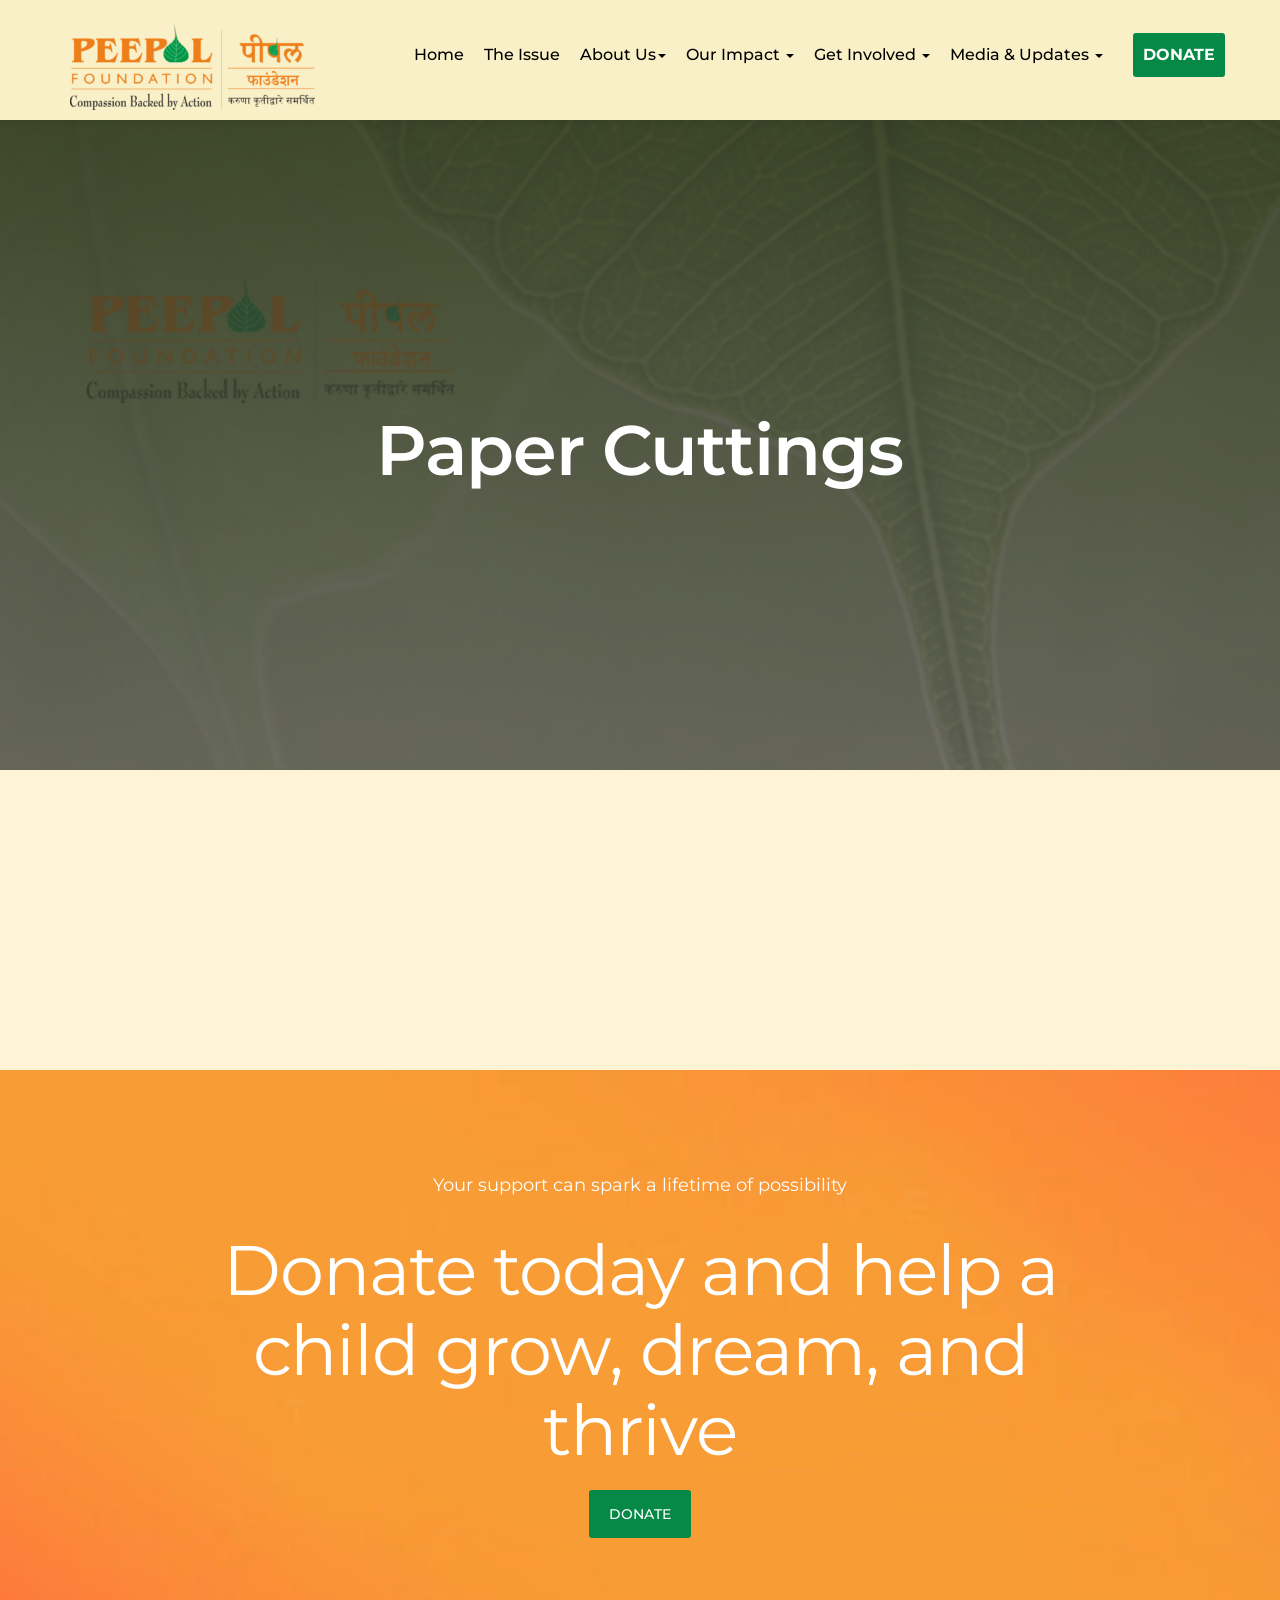
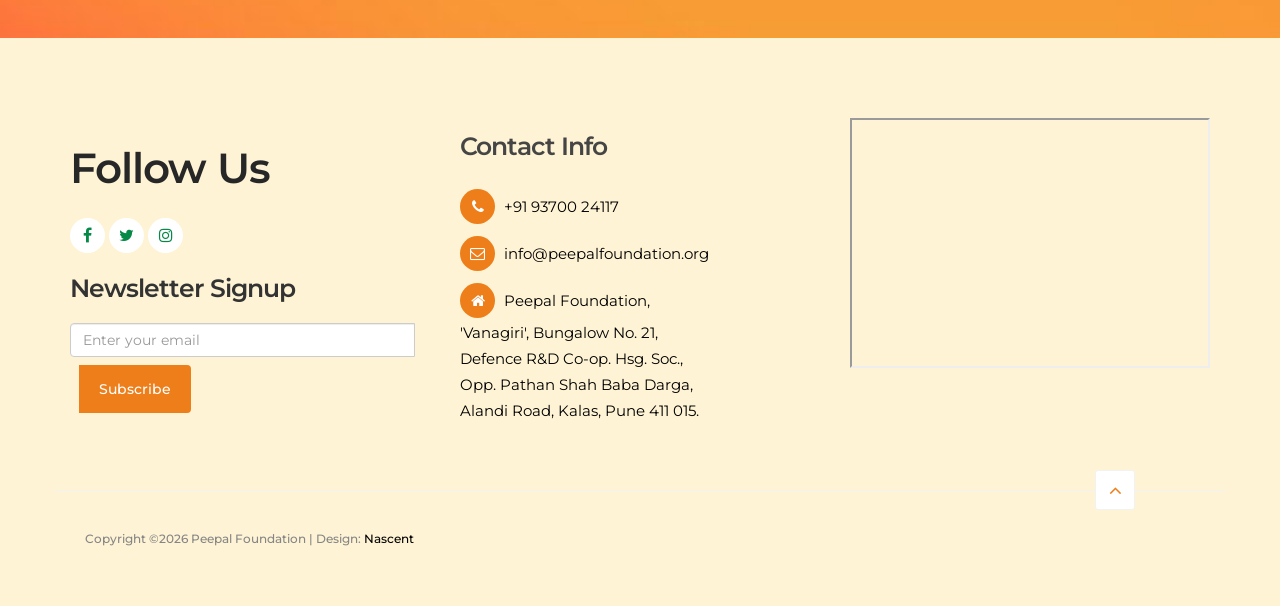
<file: papper-cuttings.html>
<!DOCTYPE html>
<html lang="en">
<head>

     <title>Paper Cuttings - Peepal Foundation</title>
<!--

Template 2098 Health

http://www.tooplate.com/view/2098-health

-->
     <meta charset="UTF-8">
     <meta http-equiv="X-UA-Compatible" content="IE=Edge">
     <meta name="description" content="">
     <meta name="keywords" content="">
     <meta name="author" content="Nascent">
     <meta name="viewport" content="width=device-width, initial-scale=1, maximum-scale=1">

     <link rel="stylesheet" href="css/bootstrap.min.css">
     <link rel="stylesheet" href="css/font-awesome.min.css">
     <link rel="stylesheet" href="css/animate.css">
     <link rel="stylesheet" href="css/owl.carousel.css">
     <link rel="stylesheet" href="css/owl.theme.default.min.css">

     <!-- MAIN CSS -->
     <link rel="stylesheet" href="css/peepal-style.css">

     <link rel="icon" type="image/x-icon" href="images/icon-01-1.png">


</head>
<body id="top" data-spy="scroll" data-target=".navbar-collapse" data-offset="50">

     <!-- PRE LOADER -->
     <section class="preloader">
          <div class="spinner">

               <span class="spinner-rotate"></span>
               
          </div>
     </section>


     <!-- MENU -->
     <section class="navbar navbar-default navbar-static-top" role="navigation">
          <div class="container">

               <div class="navbar-header">
                    <button class="navbar-toggle" data-toggle="collapse" data-target=".navbar-collapse">
                         <span class="icon icon-bar"></span>
                         <span class="icon icon-bar"></span>
                         <span class="icon icon-bar"></span>
                    </button>

                    <!-- lOGO TEXT HERE -->
                    <a href="index.html" class="navbar-brand"><img src="images/Peepal-Eng_Mar-Logo-scaled-245x85.png"
                              class="img-responsive" alt="Peepal Foundation"></a>
               </div>

               <!-- MENU LINKS -->
               <div class="collapse navbar-collapse">
                    <ul class="nav navbar-nav navbar-right">
                         <li><a href="index.html" class="smoothScroll">Home</a></li>
                         <li><a href="the-issue.html" class="smoothScroll">The Issue</a></li>
                         <li class="dropdown">
                              <a href="#" class="dropdown-toggle" data-toggle="dropdown" role="button"
                                   aria-haspopup="true" aria-expanded="false">About Us<span class="caret"></span></a>
                              <ul class="dropdown-menu">
                                   <li><a href="our-journey.html">Our Journey</a></li>
                                   <li role="separator" class="divider"></li>
                                   <li><a href="our-focus.html">Our Focus</a></li>
                                   <li role="separator" class="divider"></li>
                                   <li><a href="our-partners.html">Our Partner</a></li>
                                   <li role="separator" class="divider"></li>
                                   <li><a href="our-leadership.html">Our Leadership</a></li>
                                   <li role="separator" class="divider"></li>
                                   <li><a href="our-team.html">Our Team</a></li>
                                   <li role="separator" class="divider"></li>
                                   <li class="dropdown-submenu">
                                        <a href="#" class="dropdown-toggle">Our Policies</a>
                                        <ul class="dropdown-menu">
                                             <li><a href="Downloads/PF-CHILD-PROTECTION-POLICY.pdf"
                                                       target="_blank">Child Protection</a></li>
                                             <li role="separator" class="divider"></li>
                                             <li><a href="Downloads/PF-Sexual-harrasment-policy.pdf"
                                                       target="_blank">Sextual Harassment</a></li>
                                        </ul>
                                   </li>
                              </ul>
                         </li>
                         <li class="dropdown">
                              <a href="#" class="dropdown-toggle" data-toggle="dropdown" role="button"
                                   aria-haspopup="true" aria-expanded="false">Our Impact <span class="caret"></span></a>
                              <ul class="dropdown-menu">
                                   <li><a href="our-stories.html">Our Stories</a></li>
                                   <li role="separator" class="divider"></li>
                                   <li><a href="our-work.html">Our Work</a></li>
                              </ul>
                         </li>
                         <li class="dropdown">
                              <a href="#" class="dropdown-toggle" data-toggle="dropdown" role="button"
                                   aria-haspopup="true" aria-expanded="false">Get Involved <span
                                        class="caret"></span></a>
                              <ul class="dropdown-menu">
                                   <li><a href="donate.html">Donate</a></li>
                                   <li role="separator" class="divider"></li>
                                   <li><a href="volunteer.html">Volunteer With Us</a></li>
                              </ul>
                         </li>
                         <li class="dropdown">
                              <a href="#" class="dropdown-toggle" data-toggle="dropdown" role="button"
                                   aria-haspopup="true" aria-expanded="false">Media & Updates <span
                                        class="caret"></span></a>
                              <ul class="dropdown-menu">
                                   <li><a href="annual-reports.html">Annual Report</a></li>
                                   <li role="separator" class="divider"></li>
                                   <li><a href="newsletter.html">Newsletter</a></li>
                                   <li role="separator" class="divider"></li>
                                   <li><a href="papper-cuttings.html">Paper Cuttings</a></li>
                              </ul>
                         </li>
                         <li class="appointment-btn"><a href="donate.html">DONATE</a></li>
                    </ul>
               </div>

          </div>
     </section>


     <!-- Content Header -->
    <section id="content-header" class="content-slider">
    <div class="container">
        <div class="row">
            <div class="item" style="background-image: url('images/banner/MEDIA-UPDATES-2.jpg');">
                <div class="caption">
                    <div class="col-md-offset-1 col-md-10">
                         <!-- <p>From 30 Children to 35,000+ Lives Transformed</p> -->
                        <h1 class="row wow fadeInUp" data-wow-delay="0.4s">
                            Paper Cuttings</h1>
                    </div>
                </div>
            </div>
        </div>
    </div>
</section>


     <!-- ABOUT -->
     <section id="about">
          <div class="container">
               <div class="row">
                    <div class="about-info">
                         
                    </div>
               </div>
          </div>
     </section>

     <section id="donate">
          <div class="container" style="display: flex;justify-content: center;align-items: center;">
               
               <div style="width: 80%;"><center><p>
Your support can spark a lifetime of possibility</p>
               <h2 class="wow fadeInUp" data-wow-delay="0.2s">Donate today and help a child grow, dream, and thrive</h2>
                               <a href="donate.html" class="section-btn btn btn-default smoothScroll">DONATE</a>   
                    </center>
          </div>
          </div>
          </section>
     

     <!-- FOOTER -->
     <footer data-stellar-background-ratio="5">
          <div class="container">
               <div class="row">

                    <div class="col-md-4 col-sm-4"> 
                         <div class="footer-thumb">
                              <div class="opening-hours">
                                   <h2 class="wow fadeInUp" data-wow-delay="0.4s">Follow Us</h2>
                              </div> 

                              <ul class="social-icon">
                                   <li><a href="https://www.facebook.com/PeepalFoundationpune" class="fa fa-facebook" attr="facebook icon"></a></li>
                                   <li><a href="https://www.instagram.com/_peepalfoundation_official/" class="fa fa-twitter"></a></li>
                                   <li><a href="https://www.youtube.com/@peepalfoundation/featured" class="fa fa-instagram"></a></li>
                              </ul>
                              <div class="opening-hours">
                                   <h3 class="wow fadeInUp" data-wow-delay="0.4s">Newsletter Signup</h3>
                                   <div class="row">
                                        <div class="col-md-12">
                                             <form id="newsletterForm" action="#" method="get" class="wow fadeInUp" data-wow-delay="0.8s">
                                                  <div class="input-group">
                                                       <input type="email" class="form-control" placeholder="Enter your email" aria-label="Email Address" aria-describedby="subscribe-button">
                                                       <span class="input-group-btn">
                                                            <button class="btn btn-warning" type="button" id="subscribe-button">Subscribe</button>
                                                       </span>
                                                  </div>
                                             </form>                                             
                                        </div>
                                   </div>
                              </div> 
                         </div>
                    </div>


                    <div class="col-md-4 col-sm-4">
                         <div class="footer-thumb"> 
                              <h4 class="wow fadeInUp" data-wow-delay="0.4s">Contact Info</h4>
                              
                              <div class="contact-info">
                                   <p><i class="fa fa-phone"></i> <a hre="tel:+91937024117">+91 93700 24117</a></p>
                                   <p><i class="fa fa-envelope-o"></i> <a href="mailto:info@peepalfoundation.org">info@peepalfoundation.org</a></p>
                                   
                              <p style="color:#000000;"><i class="fa fa-home"></i> Peepal Foundation,<br/>
'Vanagiri', Bungalow No. 21,<br/>
Defence R&D Co-op. Hsg. Soc.,<br/>
Opp. Pathan Shah Baba Darga,<br/>
Alandi Road, Kalas, Pune 411 015.</p>
                              </div>
                         </div>
                    </div>

                    <div class="col-md-4 col-sm-4"> 
                         <iframe style="width: 100%; height: 250px;" loading="lazy"
        src="https://maps.google.com/maps?q=%E2%80%98Vanagiri%E2%80%99%20Bungalow%20No.%2021%2C%20Defence%20R%26D%20Co-Op.Hsg.Soc.%2C%20Opp.%20Pathanshah%20Baba%20Darga%2C%20Alandi%20Road%2C%20Kalas%2C%20Pune%20411%20015&amp;t=m&amp;z=10&amp;output=embed&amp;iwloc=near"
        title="‘Vanagiri’ Bungalow No. 21, Defence R&amp;D Co-Op.Hsg.Soc., Opp. Pathanshah Baba Darga, Alandi Road, Kalas, Pune 411 015"
        aria-label="‘Vanagiri’ Bungalow No. 21, Defence R&amp;D Co-Op.Hsg.Soc., Opp. Pathanshah Baba Darga, Alandi Road, Kalas, Pune 411 015"></iframe>
                    </div>

                    <div class="col-md-12 col-sm-12 border-top">
                         <div class="col-md-4 col-sm-6">
                              <div class="copyright-text"> 
                                   <p>Copyright &copy;<script>document.write(new Date().getFullYear());</script> Peepal Foundation 
                                   
                                   | Design: <a href="https://www.nascent.co.in" target="_parent">Nascent</a></p>
                              </div>
                         </div>
                         <div class="col-md-6 col-sm-6">
                              <!-- <div class="footer-link"> 
                                   <a href="#">Laboratory Tests</a>
                                   <a href="#">Departments</a>
                                   <a href="#">Insurance Policy</a>
                                   <a href="#">Careers</a>
                              </div> -->
                         </div>
                         <div class="col-md-2 col-sm-2 text-align-center">
                              <div class="angle-up-btn"> 
                                  <a href="#top" class="smoothScroll wow fadeInUp" data-wow-delay="1.2s"><i class="fa fa-angle-up"></i></a>
                              </div>
                         </div>   
                    </div>
                    
               </div>
          </div>
     </footer>

     <!-- SCRIPTS -->
     <script src="js/jquery.js"></script>
     <script src="js/bootstrap.min.js"></script>
     <script src="js/jquery.sticky.js"></script>
     <script src="js/jquery.stellar.min.js"></script>
     <script src="js/wow.min.js"></script>
     <script src="js/smoothscroll.js"></script>
     <script src="js/owl.carousel.min.js"></script>
     <script src="js/custom.js"></script>

</body>
</html>
</file>
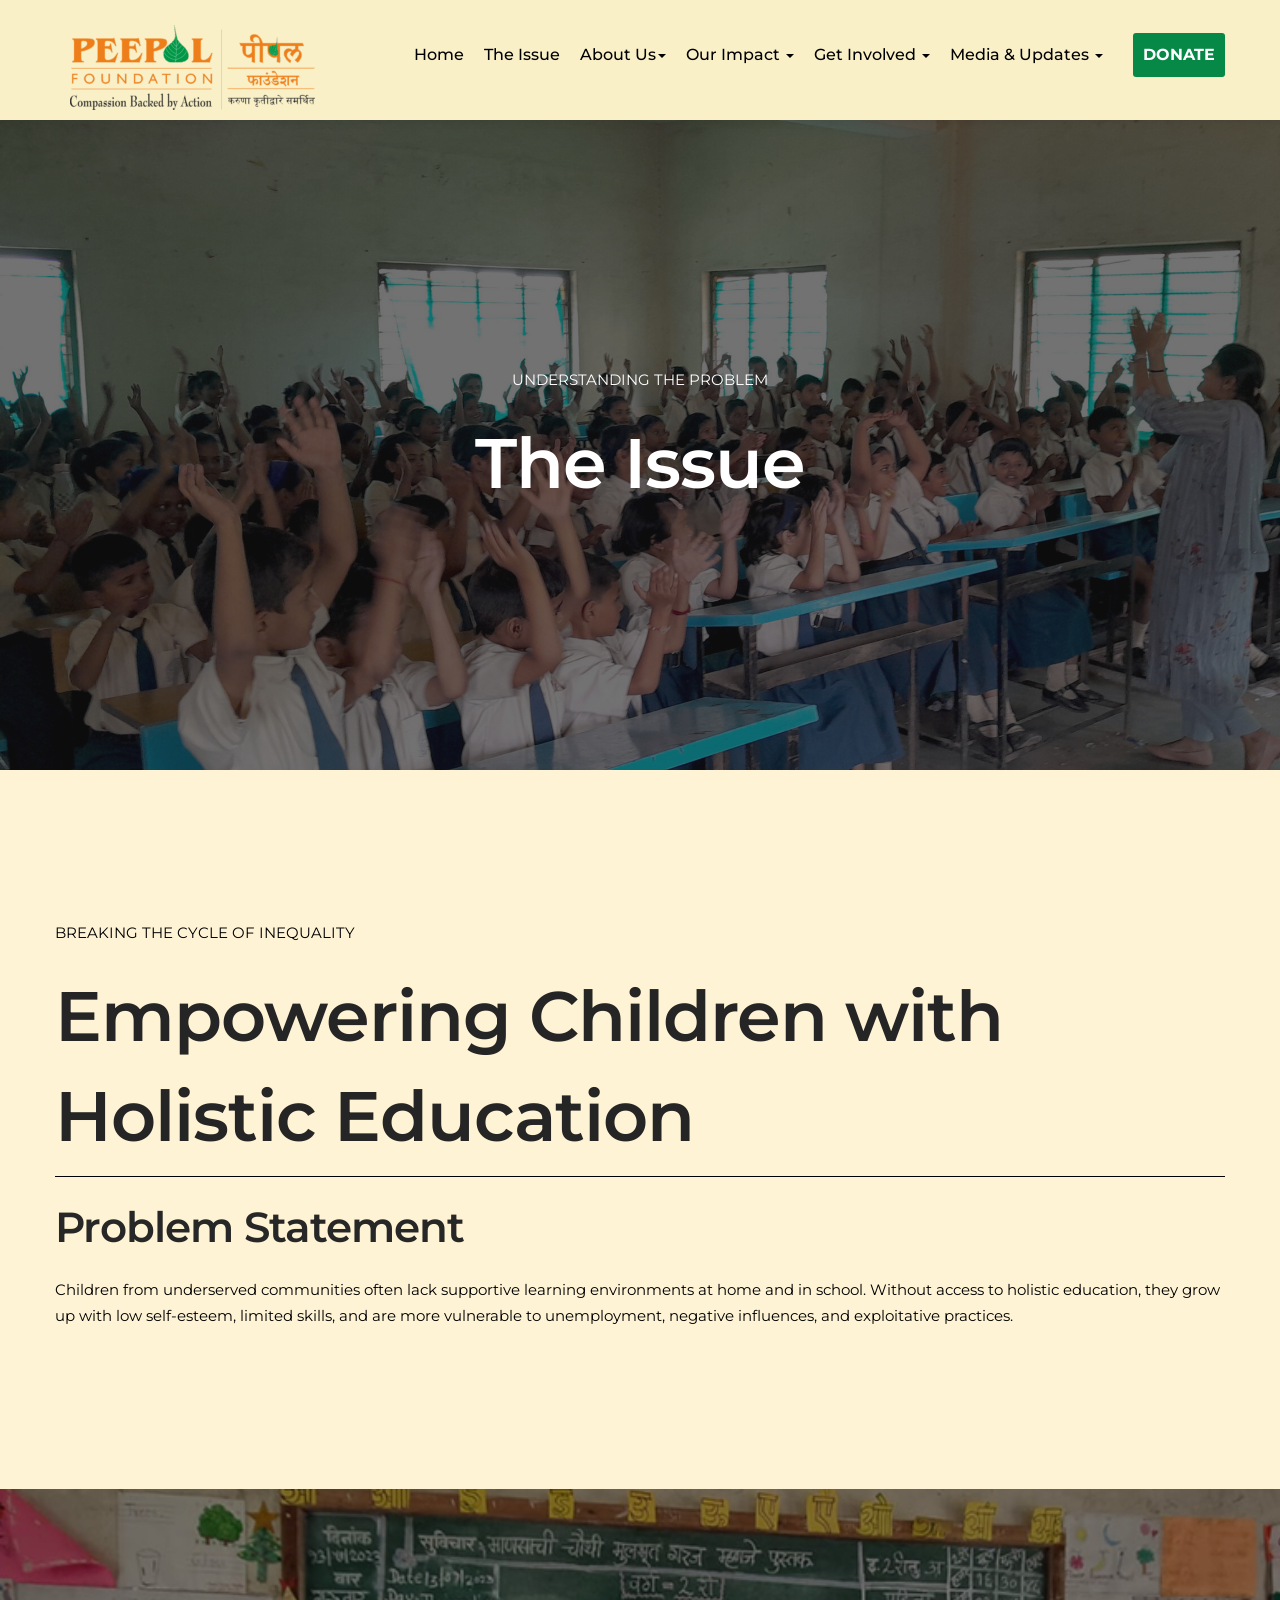
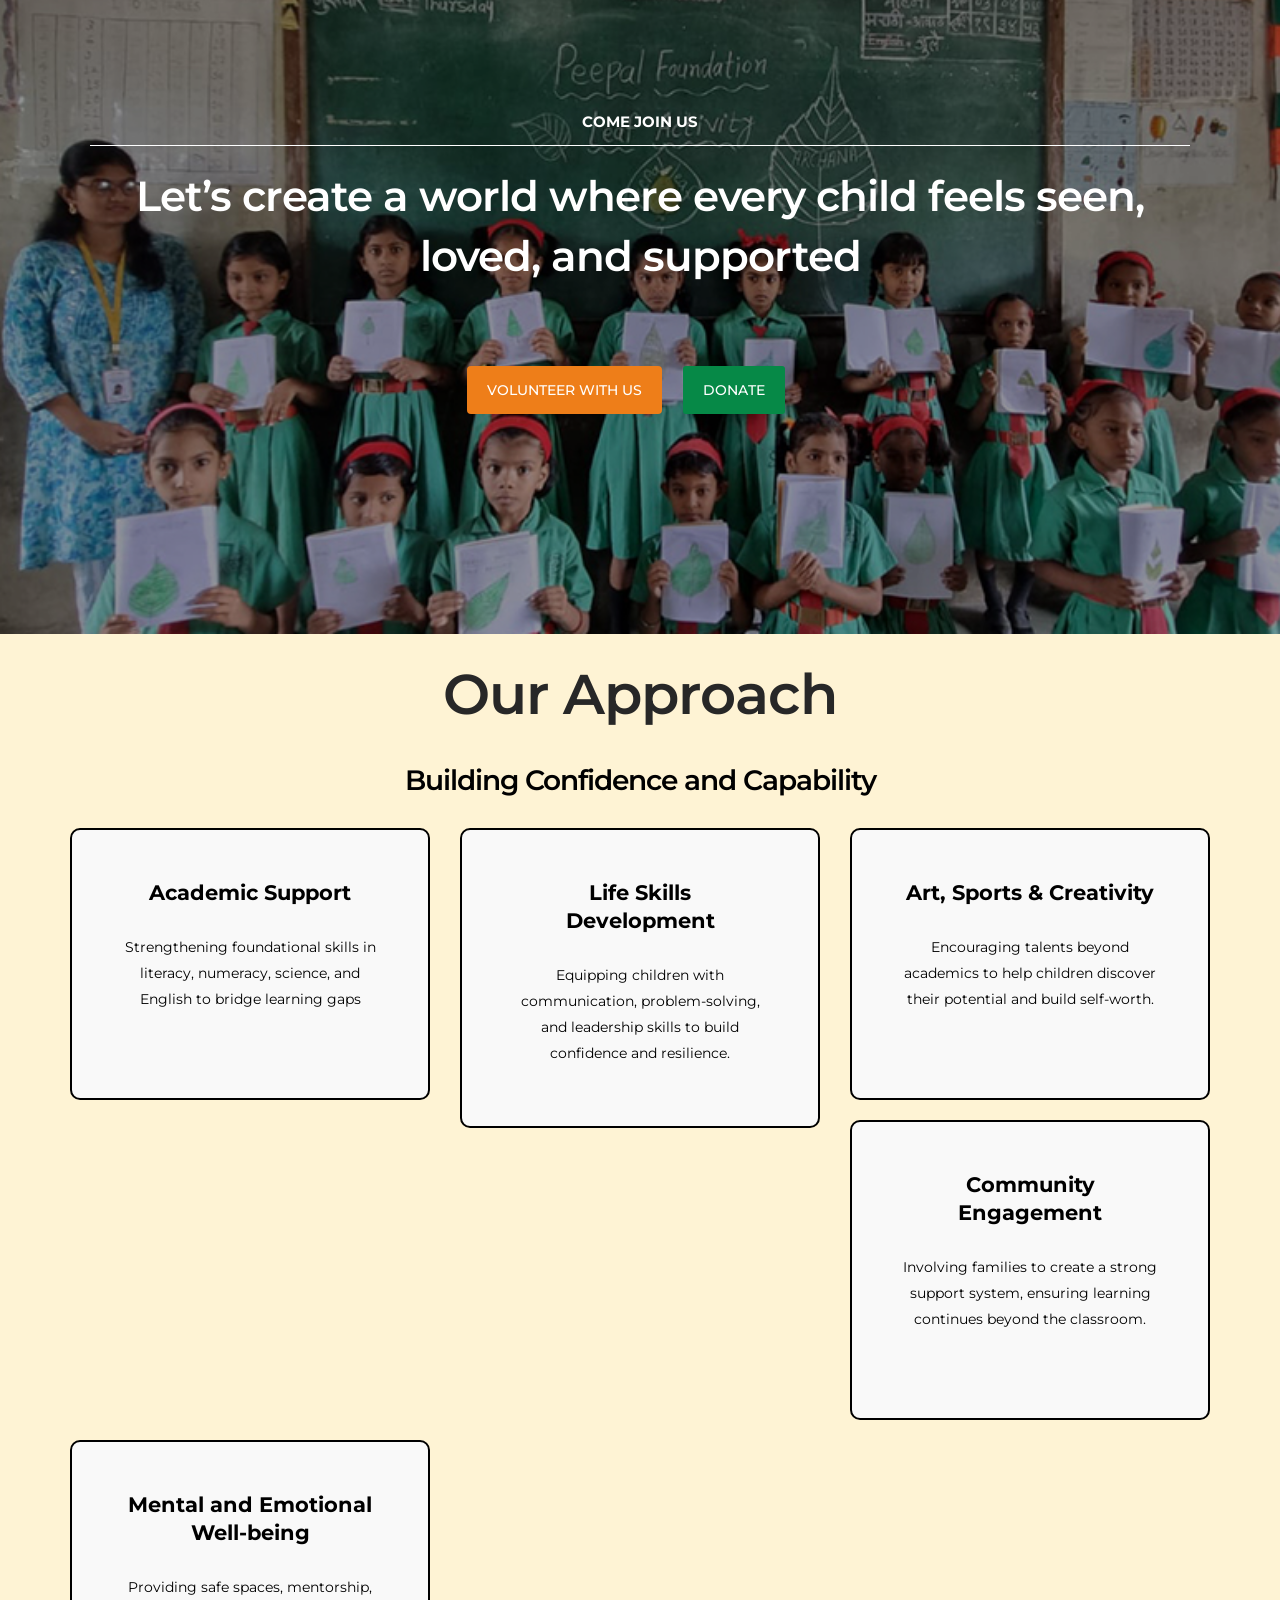
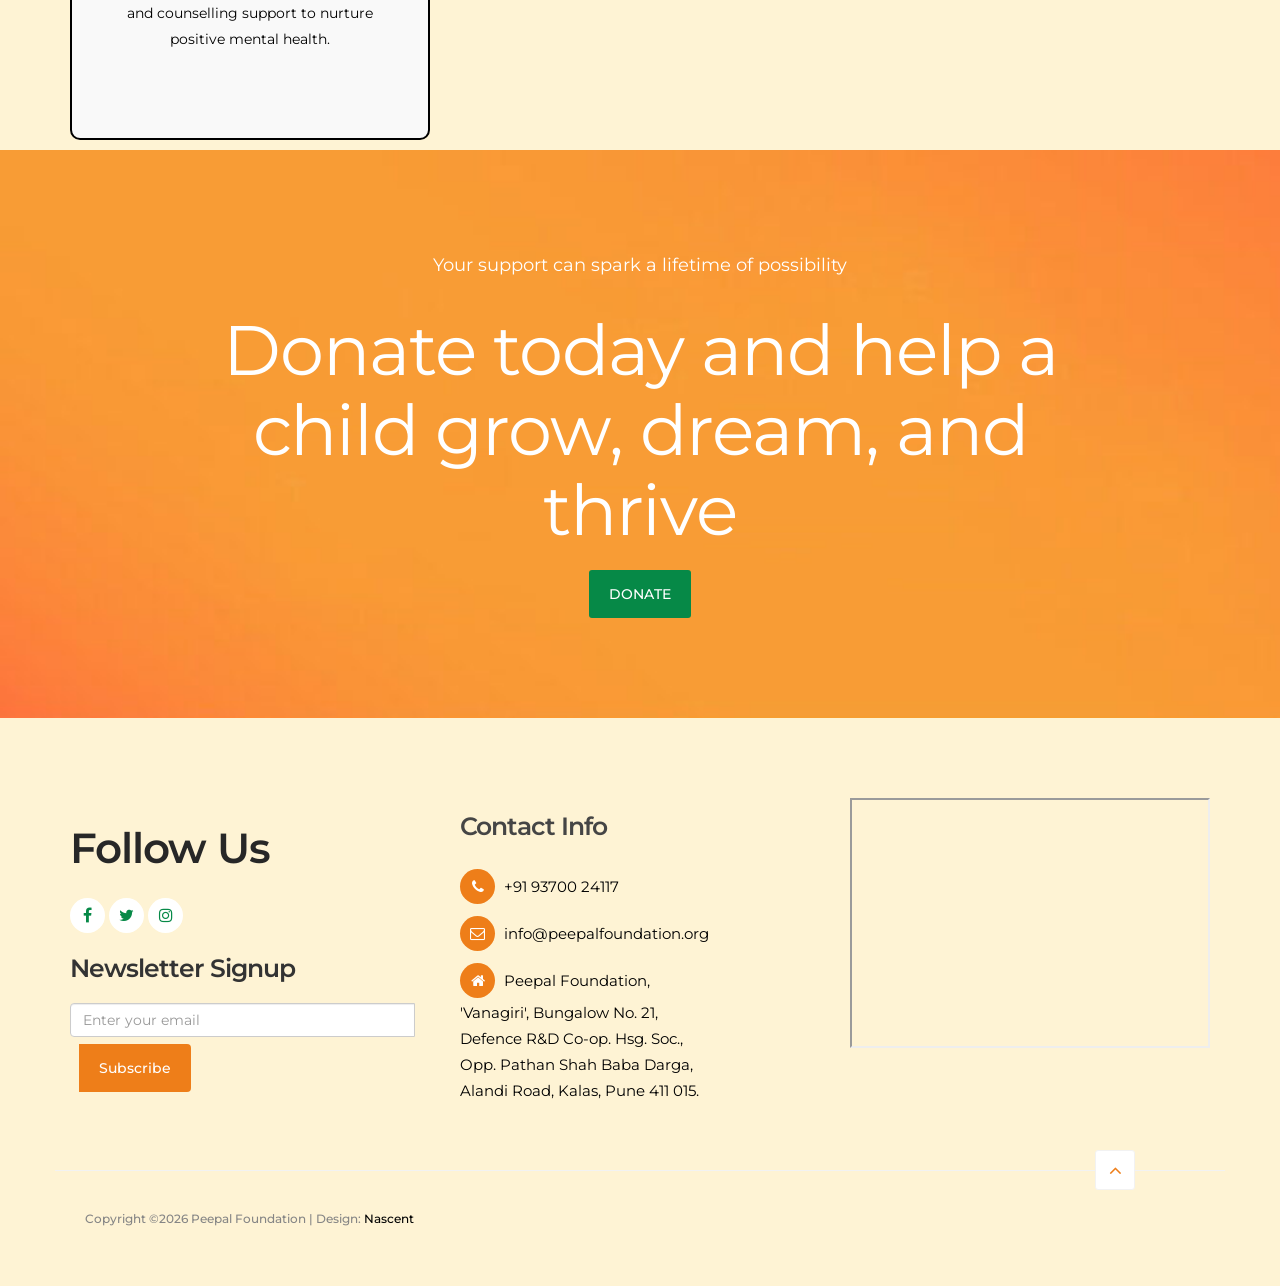
<file: the-issue.html>
<!DOCTYPE html>
<html lang="en">
<head>

     <title>The Issue - Peepal Foundation</title>
<!--

Template 2098 Health

http://www.tooplate.com/view/2098-health

-->
     <meta charset="UTF-8">
     <meta http-equiv="X-UA-Compatible" content="IE=Edge">
     <meta name="description" content="">
     <meta name="keywords" content="">
     <meta name="author" content="Nascent">
     <meta name="viewport" content="width=device-width, initial-scale=1, maximum-scale=1">

     <link rel="stylesheet" href="css/bootstrap.min.css">
     <link rel="stylesheet" href="css/font-awesome.min.css">
     <link rel="stylesheet" href="css/animate.css">
     <link rel="stylesheet" href="css/owl.carousel.css">
     <link rel="stylesheet" href="css/owl.theme.default.min.css">

     <!-- MAIN CSS -->
     <link rel="stylesheet" href="css/peepal-style.css">

     <link rel="icon" type="image/x-icon" href="images/icon-01-1.png">


</head>
<body id="top" data-spy="scroll" data-target=".navbar-collapse" data-offset="50">

     <!-- PRE LOADER -->
     <section class="preloader">
          <div class="spinner">

               <span class="spinner-rotate"></span>
               
          </div>
     </section>


     <!-- MENU -->
     <section class="navbar navbar-default navbar-static-top" role="navigation">
          <div class="container">

               <div class="navbar-header">
                    <button class="navbar-toggle" data-toggle="collapse" data-target=".navbar-collapse">
                         <span class="icon icon-bar"></span>
                         <span class="icon icon-bar"></span>
                         <span class="icon icon-bar"></span>
                    </button>

                    <!-- lOGO TEXT HERE -->
                    <a href="index.html" class="navbar-brand"><img src="images/Peepal-Eng_Mar-Logo-scaled-245x85.png"
                              class="img-responsive" alt="Peepal Foundation"></a>
               </div>

               <!-- MENU LINKS -->
               <div class="collapse navbar-collapse">
                    <ul class="nav navbar-nav navbar-right">
                         <li><a href="index.html" class="smoothScroll">Home</a></li>
                         <li><a href="the-issue.html" class="smoothScroll">The Issue</a></li>
                         <li class="dropdown">
                              <a href="#" class="dropdown-toggle" data-toggle="dropdown" role="button"
                                   aria-haspopup="true" aria-expanded="false">About Us<span class="caret"></span></a>
                              <ul class="dropdown-menu">
                                   <li><a href="our-journey.html">Our Journey</a></li>
                                   <li role="separator" class="divider"></li>
                                   <li><a href="our-focus.html">Our Focus</a></li>
                                   <li role="separator" class="divider"></li>
                                   <li><a href="our-partners.html">Our Partner</a></li>
                                   <li role="separator" class="divider"></li>
                                   <li><a href="our-leadership.html">Our Leadership</a></li>
                                   <li role="separator" class="divider"></li>
                                   <li><a href="our-team.html">Our Team</a></li>
                                   <li role="separator" class="divider"></li>
                                   <li class="dropdown-submenu">
                                        <a href="#" class="dropdown-toggle">Our Policies</a>
                                        <ul class="dropdown-menu">
                                             <li><a href="Downloads/PF-CHILD-PROTECTION-POLICY.pdf"
                                                       target="_blank">Child Protection</a></li>
                                             <li role="separator" class="divider"></li>
                                             <li><a href="Downloads/PF-Sexual-harrasment-policy.pdf"
                                                       target="_blank">Sextual Harassment</a></li>
                                        </ul>
                                   </li>
                              </ul>
                         </li>
                         <li class="dropdown">
                              <a href="#" class="dropdown-toggle" data-toggle="dropdown" role="button"
                                   aria-haspopup="true" aria-expanded="false">Our Impact <span class="caret"></span></a>
                              <ul class="dropdown-menu">
                                   <li><a href="our-stories.html">Our Stories</a></li>
                                   <li role="separator" class="divider"></li>
                                   <li><a href="our-work.html">Our Work</a></li>
                              </ul>
                         </li>
                         <li class="dropdown">
                              <a href="#" class="dropdown-toggle" data-toggle="dropdown" role="button"
                                   aria-haspopup="true" aria-expanded="false">Get Involved <span
                                        class="caret"></span></a>
                              <ul class="dropdown-menu">
                                   <li><a href="donate.html">Donate</a></li>
                                   <li role="separator" class="divider"></li>
                                   <li><a href="volunteer.html">Volunteer With Us</a></li>
                              </ul>
                         </li>
                         <li class="dropdown">
                              <a href="#" class="dropdown-toggle" data-toggle="dropdown" role="button"
                                   aria-haspopup="true" aria-expanded="false">Media & Updates <span
                                        class="caret"></span></a>
                              <ul class="dropdown-menu">
                                   <li><a href="annual-reports.html">Annual Report</a></li>
                                   <li role="separator" class="divider"></li>
                                   <li><a href="newsletter.html">Newsletter</a></li>
                                   <li role="separator" class="divider"></li>
                                   <li><a href="papper-cuttings.html">Paper Cuttings</a></li>
                              </ul>
                         </li>
                         <li class="appointment-btn"><a href="donate.html">DONATE</a></li>
                    </ul>
               </div>

          </div>
     </section>


     <!-- Content Header -->
    <section id="content-header" class="content-slider">
    <div class="container">
        <div class="row">
            <div class="item" style="background-image: url('images/banner/THE-ISSUE-scaled.jpg');">
                <div class="caption">
                    <div class="col-md-offset-1 col-md-10">
                         <p>Understanding the Problem</p>
                        <h1 class="row wow fadeInUp" data-wow-delay="0.4s">
                            The Issue</h1>
                    </div>
                </div>
            </div>
        </div>
    </div>
</section>


     <!-- ABOUT -->
     <section id="about">
          <div class="container">
               <div class="row">
                    <div class="about-info">
                              <p class="wow fadeInUp" data-wow-delay="0.6s">BREAKING THE CYCLE OF INEQUALITY</p>
                              <h1 class="wow fadeInUp" data-wow-delay="0.6s">Empowering Children with Holistic Education</h1>
                              <div class="wow fadeInUp" data-wow-delay="0.6s" style="background-color: #000000; height: 1px;" ></div>
<h2 class="wow fadeInUp" data-wow-delay="0.6s">Problem Statement</h2>
                              <div class="wow fadeInUp" data-wow-delay="0.8s">
                                   <p>Children from underserved communities often lack supportive learning environments at home and in school. Without access to holistic education, they grow up with low self-esteem, limited skills, and are more vulnerable to unemployment, negative influences, and exploitative practices.</p>
                              </div>
                              
                         </div>
               </div>
          </div>
     </section>

     <section id="joinus">
          <div class="container">
               <div class="row">
                    <div class="col-md-12 col-sm-12">
                         <div class="joinus-info wow fadeInUp" data-wow-delay="0.2s" style="text-align: center;"> 
                              <p> <b>COME JOIN US</b></p>
                              <div style="background-color: #ffffff; height: 1px;" ></div>
                              <h2>Let’s create a world where every child feels seen, loved, and supported</h2>
                         </div>
                    </div>                    
               </div>
               <div class="joinus-info wow fadeInUp" data-wow-delay="0.2s" style="text-align: center;">
                    <div class="row" style="margin-top: 20px; display: flex;   justify-content: center ;">
                         <div class="col-md-2 col-sm-2 wow fadeInUp" data-wow-delay="1.2s">
                              <a href="volunteer.html" class="btn btn-warning smoothScroll">VOLUNTEER WITH US</a>
</div><div class="col-md-2 col-sm-2 wow fadeInUp" data-wow-delay="1.2s">
                              <a href="donate.html" class="section-btn btn btn-default smoothScroll">DONATE</a>
                         </div>
                    </div>
                    </div>
               
          </div>
     </section>

     <section id="ourapproach">
          <div class="container">
               <div class="ourapproach-info">
               <center><h2 class="wow fadeInUp" data-wow-delay="0.2s">Our Approach</h2>
               <h3 class="wow fadeInUp" data-wow-delay="0.4s">Building Confidence and Capability</h3></center><br>
               <div class="row text-center">
                    
                         <div class="col-md-4 col-sm-4">
                              <div class="ourapproach-thumb wow fadeInUp" data-wow-delay="0.2s">
                                   <p><span style="font-weight: bold; font-size: 1.5em;">Academic Support</span><br><br>
                                   Strengthening foundational skills in literacy, numeracy, science, and English to bridge learning gaps<br/><br/></p>
                              </div>
                         </div>
                         <div class="col-md-4 col-sm-4">
                              <div class="ourapproach-thumb wow fadeInUp" data-wow-delay="0.2s">
                                   <p><span style="font-weight: bold;font-size: 1.5em;">Life Skills Development</span><br><br>
                                   Equipping children with communication, problem-solving, and leadership skills to build confidence and resilience.</p>
                              </div>
                         </div>
                         <div class="col-md-4 col-sm-4">
                              <div class="ourapproach-thumb wow fadeInUp" data-wow-delay="0.2s">
                                   <p><span style="font-weight: bold;font-size: 1.5em;">Art, Sports & Creativity</span><br><br>
                                   Encouraging talents beyond academics to help children discover their potential and build self-worth.<br/><br/></p>
                              </div>
                         </div>
                         <div class="col-md-4 col-sm-4">
                              <div class="ourapproach-thumb wow fadeInUp" data-wow-delay="0.2s">
                                   <p><span style="font-weight: bold;font-size: 1.5em;">Community Engagement</span><br><br>
                                   Involving families to create a strong support system, ensuring learning continues beyond the classroom.<br/><br/></p>
                              </div>
                         </div>
                         <div class="col-md-4 col-sm-4">
                              <div class="ourapproach-thumb wow fadeInUp" data-wow-delay="0.2s">
                                   <p><span style="font-weight: bold;font-size: 1.5em;">Mental and Emotional Well-being</span><br><br>
                                   Providing safe spaces, mentorship, and counselling support to nurture positive mental health.<br/><br/></p>
                              </div>
                         </div>
                    
               </div>
          </div>
     </section>

     <section id="donate">
          <div class="container" style="display: flex;justify-content: center;align-items: center;">
               
               <div style="width: 80%;"><center><p>
Your support can spark a lifetime of possibility</p>
               <h2 class="wow fadeInUp" data-wow-delay="0.2s">Donate today and help a child grow, dream, and thrive</h2>
                               <a href="donate.html" class="section-btn btn btn-default smoothScroll">DONATE</a>   
                    </center>
          </div>
          </div>
          </section>
     

     <!-- FOOTER -->
     <footer data-stellar-background-ratio="5">
          <div class="container">
               <div class="row">

                    <div class="col-md-4 col-sm-4"> 
                         <div class="footer-thumb">
                              <div class="opening-hours">
                                   <h2 class="wow fadeInUp" data-wow-delay="0.4s">Follow Us</h2>
                              </div> 

                              <ul class="social-icon">
                                   <li><a href="https://www.facebook.com/PeepalFoundationpune" class="fa fa-facebook" attr="facebook icon"></a></li>
                                   <li><a href="https://www.instagram.com/_peepalfoundation_official/" class="fa fa-twitter"></a></li>
                                   <li><a href="https://www.youtube.com/@peepalfoundation/featured" class="fa fa-instagram"></a></li>
                              </ul>
                              <div class="opening-hours">
                                   <h3 class="wow fadeInUp" data-wow-delay="0.4s">Newsletter Signup</h3>
                                   <div class="row">
                                        <div class="col-md-12">
                                             <form id="newsletterForm" action="#" method="get" class="wow fadeInUp" data-wow-delay="0.8s">
                                                  <div class="input-group">
                                                       <input type="email" class="form-control" placeholder="Enter your email" aria-label="Email Address" aria-describedby="subscribe-button">
                                                       <span class="input-group-btn">
                                                            <button class="btn btn-warning" type="button" id="subscribe-button">Subscribe</button>
                                                       </span>
                                                  </div>
                                             </form>                                             
                                        </div>
                                   </div>
                              </div> 
                         </div>
                    </div>


                    <div class="col-md-4 col-sm-4">
                         <div class="footer-thumb"> 
                              <h4 class="wow fadeInUp" data-wow-delay="0.4s">Contact Info</h4>
                              
                              <div class="contact-info">
                                   <p><i class="fa fa-phone"></i> <a hre="tel:+91937024117">+91 93700 24117</a></p>
                                   <p><i class="fa fa-envelope-o"></i> <a href="mailto:info@peepalfoundation.org">info@peepalfoundation.org</a></p>
                                   
                              <p style="color:#000000;"><i class="fa fa-home"></i> Peepal Foundation,<br/>
'Vanagiri', Bungalow No. 21,<br/>
Defence R&D Co-op. Hsg. Soc.,<br/>
Opp. Pathan Shah Baba Darga,<br/>
Alandi Road, Kalas, Pune 411 015.</p>
                              </div>
                         </div>
                    </div>

                    <div class="col-md-4 col-sm-4"> 
                         <iframe style="width: 100%; height: 250px;" loading="lazy"
        src="https://maps.google.com/maps?q=%E2%80%98Vanagiri%E2%80%99%20Bungalow%20No.%2021%2C%20Defence%20R%26D%20Co-Op.Hsg.Soc.%2C%20Opp.%20Pathanshah%20Baba%20Darga%2C%20Alandi%20Road%2C%20Kalas%2C%20Pune%20411%20015&amp;t=m&amp;z=10&amp;output=embed&amp;iwloc=near"
        title="‘Vanagiri’ Bungalow No. 21, Defence R&amp;D Co-Op.Hsg.Soc., Opp. Pathanshah Baba Darga, Alandi Road, Kalas, Pune 411 015"
        aria-label="‘Vanagiri’ Bungalow No. 21, Defence R&amp;D Co-Op.Hsg.Soc., Opp. Pathanshah Baba Darga, Alandi Road, Kalas, Pune 411 015"></iframe>
                    </div>

                    <div class="col-md-12 col-sm-12 border-top">
                         <div class="col-md-4 col-sm-6">
                              <div class="copyright-text"> 
                                   <p>Copyright &copy;<script>document.write(new Date().getFullYear());</script> Peepal Foundation 
                                   
                                   | Design: <a href="https://www.nascent.co.in" target="_parent">Nascent</a></p>
                              </div>
                         </div>
                         <div class="col-md-6 col-sm-6">
                              <!-- <div class="footer-link"> 
                                   <a href="#">Laboratory Tests</a>
                                   <a href="#">Departments</a>
                                   <a href="#">Insurance Policy</a>
                                   <a href="#">Careers</a>
                              </div> -->
                         </div>
                         <div class="col-md-2 col-sm-2 text-align-center">
                              <div class="angle-up-btn"> 
                                  <a href="#top" class="smoothScroll wow fadeInUp" data-wow-delay="1.2s"><i class="fa fa-angle-up"></i></a>
                              </div>
                         </div>   
                    </div>
                    
               </div>
          </div>
     </footer>

     <!-- SCRIPTS -->
     <script src="js/jquery.js"></script>
     <script src="js/bootstrap.min.js"></script>
     <script src="js/jquery.sticky.js"></script>
     <script src="js/jquery.stellar.min.js"></script>
     <script src="js/wow.min.js"></script>
     <script src="js/smoothscroll.js"></script>
     <script src="js/owl.carousel.min.js"></script>
     <script src="js/custom.js"></script>

</body>
</html>
</file>
<file: css/peepal-style.css>
/*

Template 2098 Health

http://www.tooplate.com/view/2098-health

*/

/* @import url('https://fonts.googleapis.com/css?family=Poppins:400,500,600'); */
@import url('https://fonts.googleapis.com/css?family=Montserrat:400,500,600');

body {
  background: #fef3d4;
  font-family: 'Montserrat', sans-serif;
  overflow-x: hidden;
  font-weight: 400;
}


/*---------------------------------------
     TYPOGRAPHY              
  -----------------------------------------*/

h1,
h2,
h3,
h4,
h5,
h6 {
  font-weight: 600;
  line-height: inherit;
}

h1,
h2,
h3,
h4 {
  letter-spacing: -1px;
}

h5 {
  font-weight: 500;
}

h1 {
  color: #252525;
  font-size: 5em;
}

h2 {
  color: #272727;
  font-size: 3em;
  padding-bottom: 10px;
}

h3 {
  font-size: 1.8em;
  line-height: 1.2em;
  margin-bottom: 0;
}

h4 {
  color: #454545;
  font-size: 1.8em;
  padding-bottom: 2px;
}

h6 {
  letter-spacing: 0;
  font-weight: normal;
}

p {
  color: #000000;
  font-size: 15px;
  font-weight: normal;
  line-height: 26px;
}


/*---------------------------------------
     GENERAL               
  -----------------------------------------*/

html {
  -webkit-font-smoothing: antialiased;
}

a {
  color: #252525;
  -webkit-transition: 0.5s;
  transition: 0.5s;
  text-decoration: none !important;
}

a:hover,
a:active,
a:focus {
  color: #068947;
  outline: none;
}

::-webkit-scrollbar {
  width: 8px;
  height: 8px;
}

::-webkit-scrollbar-thumb {
  cursor: pointer;
  background: #000000;
}

.section-title {
  padding-bottom: 20px;
}

.section-title h2 {
  margin-top: 0;
}

.section-btn {
  background: #068947;
  border: 0;
  border-radius: 3px;
  color: #ffffff;
  font-size: inherit;
  font-weight: 500;
  padding: 14px 20px;
  transition: transform 0.1s ease-in;
  transform: translateX(0);
}

.section-btn:hover {
  transform: translateY(-5px);
}

.btn-warning {
  background: #ee7e19;
  border: 0;
  color: #ffffff;
  font-weight: 500;
  padding: 14px 20px;
  transition: transform 0.1s ease-in;
  transform: translateX(0);
}

.btn-warning:hover {
  transform: translateY(+5px);
}

.text-align-right {
  text-align: right;
}

.text-align-center {
  text-align: center;
}

.border-top {
  border-top: 1px solid #f2f2f2;
  margin-top: 4em;
  padding-top: 2.5em;
}

.btn-gray {
  background: #ee7e19;
}

.btn-blue {
  background: #4267b2;
}

.news-thumb {
  background: #ffffff;
  border-radius: 10px;
}

.news-thumb img {
  border-radius: 10px 10px 0 0;
}

.news-info {
  padding: 30px;
  text-align: left;
}

.news-info span {
  display: block;
  letter-spacing: 0.5px;
}

.news-info h3 {
  margin-top: 10px;
  margin-bottom: 10px;
}

.author {
  border-top: 1px solid #f0f0f0;
  padding-top: 1.5em;
  margin-top: 2em;
}

.author img,
.author .author-info {
  display: inline-block;
  vertical-align: top;
}

.author-info h5 {
  margin-bottom: 0;
}

.author img {
  border-radius: 100%;
  width: 50px;
  height: 50px;
  margin-right: 10px;
}


#about,
#strategy,
#vision,
#partner,
#donate,
#team,
#news,
#joinus #news-detail {
  position: relative;
  padding-top: 100px;
  padding-bottom: 100px;
}

#news,
#service {
  text-align: center;
}

#google-map {
  line-height: 0;
  margin: 0;
  padding: 0;
}


/*---------------------------------------
       PRE LOADER              
  -----------------------------------------*/

.preloader {
  position: fixed;
  top: 0;
  left: 0;
  width: 100%;
  height: 100%;
  z-index: 99999;
  display: flex;
  flex-flow: row nowrap;
  justify-content: center;
  align-items: center;
  background: none repeat scroll 0 0 #ffffff;
}

.spinner {
  border: 1px solid transparent;
  border-radius: 3px;
  position: relative;
}

.spinner:before {
  content: '';
  box-sizing: border-box;
  position: absolute;
  top: 50%;
  left: 50%;
  width: 45px;
  height: 45px;
  margin-top: -10px;
  margin-left: -10px;
  border-radius: 50%;
  border: 1px solid #575757;
  border-top-color: #ffffff;
  animation: spinner .9s linear infinite;
}

@-webkit-@keyframes spinner {
  to {
    transform: rotate(360deg);
  }
}

@keyframes spinner {
  to {
    transform: rotate(360deg);
  }
}



/*---------------------------------------
      MENU              
  -----------------------------------------*/

header {
  background: #ffffff;
  border-bottom: 1px solid #f2f2f2;
  display: flex;
  height: 45px;
}

header .col-md-8 {
  padding-right: 0;
}

header p,
header span {
  font-size: 12px;
  line-height: 24px;
  padding-top: 12px;
}

header a,
header span {
  color: #747474;
}

header span {
  font-weight: 500;
  display: inline-block;
  padding: 11px 15px;
}

header span.date-icon {
  border-left: 1px solid #f2f2f2;
  border-right: 1px solid #f2f2f2;
  padding-right: 19px;
  padding-left: 19px;
}

header span i {
  color: #068947;
  margin-right: 5px;
}



/*---------------------------------------
      MENU              
  -----------------------------------------*/

.navbar-default {
  background: #f9f0c8;
  box-shadow: 0 2px 8px rgba(0, 0, 0, .075);
  border: none;
  margin-bottom: 0;
  padding: 10px;
  height: 120px;
}

.navbar-default .navbar-brand {
  color: #ee7e19;
  font-weight: 500;
}

.navbar-default .navbar-brand .fa {
  color: #068947;
}

.navbar-default .navbar-nav {
  margin-top: 20px;
}

.navbar-default .navbar-nav li.appointment-btn {
  margin: 3px 0 0 20px;
}

.navbar-default .navbar-nav li.appointment-btn a {
  background: #068947;
  border-radius: 3px;
  color: #ffffff;
  font-weight: bold;
  padding-top: 12px;
  padding-bottom: 12px;
}

.navbar-default .navbar-nav li.appointment-btn a:hover {
  background: #FFFFFF;
  color: #068947 !important;
  border: 1px solid #068947;
}

.navbar-default .navbar-nav li a {
  color: #000000;
  font-size: 16px;
  font-weight: 500;
  padding-right: 10px;
  padding-left: 10px;
  -webkit-transition: all ease-in-out 0.4s;
  transition: all ease-in-out 0.4s;
  background-color: transparent;
}

.navbar-default .navbar-nav>li a:hover {
  color: #df700f !important;
  background-color: transparent;
}

.navbar-default .navbar-nav>.open>a:hover,
.navbar-default .navbar-nav>.open>a:focus {
  color: #000000;
  background-color: transparent;
}

.navbar-default .navbar-nav>.active>a,
.navbar-default .navbar-nav>.active>a:hover,
.navbar-default .navbar-nav>.active>a:focus {
  color: #ee7e19;
  background-color: transparent;
}

.navbar-default .navbar-toggle {
  border: none;
  padding-top: 40px;
}

.navbar-toggle {
  padding: 40px 10px;
}

.navbar-default .navbar-toggle .icon-bar {
  background: #ee7e19;
  border-color: transparent;
}

.navbar-default .navbar-toggle:hover,
.navbar-default .navbar-toggle:focus {
  background-color: transparent;
}

.navbar-default .dropdown-menu {
  border: none;
  background: #ee7e19;
  padding-top: 10px;
  padding-bottom: 10px;
  /* Added bottom padding to fix the cut-off */
  height: auto !important;
  /* Ensure the box stretches to fit its content */
}

.navbar-default .dropdown-menu>li a:hover {
  color: #FFFFFF !important;
  background: #ee7e19;
}

/* Multi-level Dropdown Submenu Support */
.dropdown-submenu {
  position: relative;
}

.dropdown-submenu>.dropdown-menu {
  top: 0;
  left: 100%;
  margin-top: -6px;
  margin-left: -1px;
  border-radius: 0 6px 6px 6px;
}

/* Show submenu on hover for desktop */
@media (min-width: 768px) {
  .dropdown-submenu:hover>.dropdown-menu {
    display: block;
  }
}

/* Optional: Add a small right arrow to indicate it's a submenu */
.dropdown-submenu>a:after {
  display: block;
  content: " ";
  float: right;
  width: 0;
  height: 0;
  border-color: transparent;
  border-style: solid;
  border-width: 5px 0 5px 5px;
  border-left-color: #ccc;
  margin-top: 5px;
  margin-right: -10px;
}

.dropdown-submenu:hover>a:after {
  border-left-color: #fff;
}

/* Bulletproof fix to force the orange box and width */
.navbar-default .dropdown-submenu>.dropdown-menu {
  height: auto !important;
  min-width: max-content !important;
  /* This expands the box so the 't' is not cut off */
  width: max-content !important;
  padding-bottom: 10px !important;
  background-color: #ee7e19 !important;
  overflow: visible !important;
  /* Stop clipping the text */
}

/* Force the orange background directly onto the list items so it never disappears */
.navbar-default .dropdown-submenu>.dropdown-menu>li {
  float: none !important;
  display: block !important;
  /* background-color: #ee7e19 !important; */
}

/* Ensure the links look correct */
.navbar-default .dropdown-submenu>.dropdown-menu>li>a {
  color: #000000 !important;
}

.navbar-default .dropdown-submenu>.dropdown-menu>li>a:hover {
  color: #FFFFFF !important;
}

/*---------------------------------------
      HOME              
  -----------------------------------------*/

#home h1 {
  color: #ffffff;
  padding-bottom: 10px;
  margin-top: 0;
}

#home h3 {
  color: #ffffff;
  font-size: 14px;
  font-weight: normal;
  line-height: inherit;
  letter-spacing: 3px;
  text-transform: uppercase;
  margin: 0;
}

.slider .container {
  width: 100%;
}

.slider .owl-dots {
  position: absolute;
  top: 775px;
  width: 100%;
  justify-content: center;
}

.owl-theme .owl-dots .owl-dot span {
  width: 8px;
  height: 8px;
  margin: 5px 7px;
  border: 2px solid #d9d9d9;
  background: transparent;
  display: block;
  -webkit-backface-visibility: visible;
  transition: opacity 200ms ease;
  border-radius: 30px;
  z-index: 2;
}

.owl-theme .owl-dots .owl-dot.active span,
.owl-theme .owl-dots .owl-dot:hover span {
  background-color: #ffffff;
  border-color: transparent;
}

.slider .caption {
  display: flex;
  justify-content: center;
  flex-direction: column;
  text-align: center;
  background-color: rgba(20, 20, 20, 0.5);
  height: 100%;
  color: #fff;
  cursor: e-resize;
  z-index: 3;
}

.slider .item {
  background-position: inherit;
  background-repeat: no-repeat;
  background-attachment: local;
  background-size: cover;
  height: 800px;
}

.slider .item-first {
  background-image: url(../images/slider/slider1.jpg);
}

.slider .item-second {
  background-image: url(../images/slider2.jpg);
}

.slider .item-third {
  background-image: url(../images/slider3.jpg);
}


/*---------------------------------------
      ABOUT              
  -----------------------------------------*/

#about {
  padding-top: 150px;
  padding-bottom: 150px;
}

#about p {
  color: #000000;
}

.profile img,
.profile figcaption {
  display: inline-block;
  vertical-align: top;
  margin-top: 1em;
}

.profile img {
  border-radius: 100%;
  width: 65px;
  height: 65px;
  margin-right: 1em;
}

.profile figcaption h3 {
  margin-top: 0;
}

#about h6 {
  color: #858585;
  margin: 0;
}

/*---------------------------------------
      STRATEGY BLOCK              
  -----------------------------------------*/
#strategy {
  background: #FFFFFF;
}

.strategy-thumb {
  background-color: #f9f9f9;
  border-radius: 0 0 10px 10px;
  position: relative;
  overflow: hidden;
  cursor: pointer;

}

.strategy-thumb img {
  border-radius: 15px 15px 0 0;
}

.strategy-info {
  border-top: 1px solid #252525;
  padding-top: 1.2em;
  margin-top: 1.5em;

  color: #000000;
}

.strategy-info p {
  margin-bottom: 2px;

  color: #000000;
}

/*---------------------------------------
      VISION BLOCK              
  -----------------------------------------*/
#vision {
  background-image: url('../images/vision-mission-bg.jpg');
  background-repeat: no-repeat;
  background-size: cover;
  padding-top: 250px;
  padding-bottom: 250px;
}

.vision-info {
  background-color: rgba(255, 255, 255, 0.8);
  position: relative;
  overflow: hidden;
  padding: 20px;

}

.vision-info p {
  color: #000000;
  font-size: 17px;
  line-height: 30px;
}

/*---------------------------------------
      JOIN US BLOCK              
  -----------------------------------------*/
#joinus {
  position: relative;
  background-image: url('../images/vision-mission-bg.jpg');
  background-repeat: no-repeat;
  background-size: cover;
  padding-top: 200px;
  padding-bottom: 200px;
  display: flex;
  justify-content: center;
  align-items: center;
  overflow: hidden;
}

#joinus::before {
  content: "";
  position: absolute;
  top: 0;
  left: 0;
  width: 100%;
  height: 100%;
  background-color: rgba(0, 0, 0, 0.4);
  /* Black with 50% opacity */
  z-index: 1;
}

.joinus-info {
  position: relative;
  overflow: hidden;
  padding: 20px;
  color: #FFFFFF;
  z-index: 2;

}

.joinus-info h2 {
  color: #FFFFFF
}

;

.joinus-info p {
  font-size: 17px;
  line-height: 30px;
}

/*---------------------------------------
      PARTNER MEMBERS              
  -----------------------------------------*/
.partner-info {
  display: flex;
  justify-content: center;
  /* Centers horizontally */
  align-items: center;
  /* Centers vertically */
}

.partner-info img {
  padding: 20px;
}

/*---------------------------------------
      OUR APPROACH MEMBERS              
  -----------------------------------------*/
.ourapproach-info {
  color: #000000;
}

.ourapproach-info h2 {
  font-size: 4em;
}

.ourapproach-info h3 {
  font-size: 2em;
}

.ourapproach-thumb {
  background-color: #f9f9f9;
  border: #000000 solid 2px;
  border-radius: 10px;
  position: relative;
  overflow: hidden;
  text-align: center;
  padding: 50px;
  margin-top: 10px;
  margin-bottom: 10px;
}

.ourapproach-thumb p {
  color: #000000;
  font-size: 1em;
}

/*---------------------------------------
      OUR FOCUS MEMBERS              
  -----------------------------------------*/
.ourfocus-thumb {
  background-color: #f9f9f9;
  border: #068947 solid 2px;
  border-radius: 10px;
  position: relative;
  overflow: hidden;
  text-align: center;
  padding: 50px;
  margin-top: 10px;
  margin-bottom: 10px;
}

.ourfocus-thumb p {
  color: #000000;
  font-size: 1em;
}

/*---------------------------------------
      DONATE               
  -----------------------------------------*/
#donate {
  background-image: url('../images/DONATE-1-768x297.jpg');
  background-repeat: no-repeat;
  background-size: cover;

}

#donate p {
  color: #FFFFFF;
  font-size: 18px;
  line-height: 30px;
}

#donate h2 {
  color: #FFFFFF;
  font-size: 5em;
  font-weight: normal;
  line-height: 80px;
  padding: 10px;
}

.donate-form {
  padding: 30px;
}

/*---------------------------------------
      STORIES
  -----------------------------------------*/
#stories {
  position: relative;
  padding-top: 50px;
  padding-bottom: 50px;
}

.panel {
  font-size: 1em;
  color: #000000;
}

.panel-success .panel-heading {
  font-size: 1em;
  background-color: #068947;
  font-weight: bold;
  color: #000000;
}

.panel-success .panel-body {
  background-color: transparent;
  padding: 10px;

}

.panel-success .panel-body p {
  color: #000000;
}

.panel-success .panel-heading a:active,
.panel-success .panel-heading a:hover,
.panel-success .panel-heading a:focus {
  font-weight: bold;
  color: #FFFFFF;
}

/*---------------------------------------
      TEAM MEMBERS              
  -----------------------------------------*/

.team-thumb {
  background-color: #f9f9f9;
  border-radius: 0 0 10px 10px;
  position: relative;
  overflow: hidden;
  cursor: pointer;
}

.team-info {
  padding: 20px 30px 0 30px;
}

.team-contact-info {
  border-top: 1px solid #e9e9e9;
  padding-top: 1.2em;
  margin-top: 1.5em;
}

.team-contact-info .fa {
  margin-right: 5px;
  display: inline-block;
}

.team-contact-info p {
  margin-bottom: 2px;
}

.team-contact-info a {
  color: #000000;
}

.team-thumb .social-icon li {
  font-weight: 500;
}

.team-thumb .social-icon li a {
  background: #ffffff;
  border-radius: 100%;
  font-size: 20px;
  width: 50px;
  height: 50px;
  line-height: 50px;
  margin: 0 2px 0 2px;
}

.team-thumb .social-icon {
  opacity: 0;
  transform: translateY(100%);
  transition: 0.5s 0.2s;
  text-align: center;
  position: relative;
  top: 0;
}

.team-thumb:hover .social-icon {
  opacity: 1;
  transition-delay: 0.3s;
  transform: translateY(0px);
  top: -22em;
}



/*---------------------------------------
     SERVICE              
  -----------------------------------------*/

#service {
  background: #068947;
}

#service h2,
#service h4 {
  color: #ffffff;
}

#service p {
  color: #d9d9d9;
}

#service .service-thumb {
  padding: 0 22px;
}

#service .fa {
  font-size: 50px;
  margin-bottom: 10px;
  background: #ffffff;
  color: #068947;
  width: 120px;
  height: 120px;
  line-height: 120px;
  border-radius: 100%;
}


/*---------------------------------------
      NEWS             
  -----------------------------------------*/

#news,
#news-detail {
  background: #f9f9f9;
}

#news-detail blockquote {
  margin: 30px 0;
}

.news-detail-thumb .news-image img {
  border-radius: 10px;
}

.news-detail-thumb h3 {
  margin-bottom: 8px;
}

.news-image {
  margin-bottom: 30px;
  position: relative;
}

.news-image img {
  width: 100%;
}

.news-detail-thumb ul {
  margin: 32px 12px 22px 0px;
}

.news-detail-thumb ul li {
  list-style: circle;
  font-weight: normal;
  padding: 6px 12px 6px 0px;
}

.news-sidebar {
  margin-top: 16px;
}

.news-social-share {
  text-align: center;
  padding-top: 22px;
}

.news-social-share .btn {
  border-radius: 100px;
  border: none;
  font-size: 10px;
  font-weight: 600;
  margin: 2px 6px;
  padding: 8px 14px;
}

.news-social-share .btn-primary {
  background: #3b5998;
}

.news-social-share .btn-success {
  background: #1da1f2;
}

.news-social-share .btn-danger {
  background: #dd4b39;
}

.news-social-share a .fa {
  padding-right: 4px;
}

.recent-post {
  padding-top: 2px;
  padding-bottom: 18px;
}

.recent-post .media img {
  border-radius: 100%;
  width: 80px;
  height: 80px;
  margin-right: 5px;
}

.recent-post .media-heading {
  font-size: 16px;
  font-weight: 500;
  line-height: inherit;
  margin-top: 5px;
}

.news-categories {
  margin-top: 8px;
}

.news-categories li a {
  color: #2b2b2b;
}

.news-ads {
  background: #ffffff;
  border-right: 4px solid #2b2b2b;
  padding: 42px;
  text-align: center;
  margin: 26px 0 26px 0;
}

.news-ads.sidebar-ads {
  border-left: 4px solid #2b2b2b;
  border-right: 0px;
}

.news-ads h4 {
  font-size: 18px;
}

.news-tags h4 {
  padding-bottom: 6px;
}

.news-categories li,
.news-tags li {
  list-style: none;
  display: inline-block;
  margin: 4px;
}

.news-tags li a {
  background: #ee7e19;
  border-radius: 50px;
  color: #ffffff;
  display: inline-block;
  font-size: 12px;
  font-weight: 500;
  text-decoration: none;
  float: left;
  min-width: 30px;
  padding: 6px 12px;
  -webkit-transition: all ease-in-out 0.4s;
  transition: all ease-in-out 0.4s;
}

.news-tags li a:hover {
  background: #4267b2;
}



/*---------------------------------------
      APPOINTMENT             
  -----------------------------------------*/

#appointment {
  padding-top: 100px;
}

#appointment label {
  color: #ee7e19;
  font-weight: 500;
}

#appointment .form-control {
  background: #f9f9f9;
  border: none;
  border-radius: 3px;
  box-shadow: none;
  font-size: 14px;
  font-weight: normal;
  margin-bottom: 15px;
  transition: all ease-in-out 0.4s;
}

#appointment input,
#appointment select {
  height: 45px;
}

#appointment button#cf-submit {
  background: #068947;
  color: #ffffff;
  font-weight: 600;
  height: 55px;
}

#appointment button#cf-submit:hover {
  background: #ee7e19;
  color: #ffffff;
}


/*---------------------------------------
     FOOTER              
  -----------------------------------------*/

footer {
  padding-top: 80px;
  padding-bottom: 40px;
}

footer h4 {
  padding-bottom: 5px;
}

footer a {
  color: #000000;
}

footer a:hover {
  color: #4267b2;
}

.contact-info {
  padding-top: 10px;
}

.contact-info .fa {
  background: #ee7e19;
  border-radius: 100%;
  color: #ffffff;
  font-size: 15px;
  width: 35px;
  height: 35px;
  line-height: 35px;
  text-align: center;
  margin-right: 5px;
  margin-bottom: 2px;
}

.input-group {
  line-height: 60px;
  padding-top: 20px;
}

.latest-stories {
  margin-bottom: 20px;
}

.stories-image,
.stories-info {
  display: inline-block;
  vertical-align: top;
}

.stories-image img {
  border-radius: 100%;
  width: 65px;
  height: 65px;
}

.stories-info {
  margin-left: 15px;
}

.stories-info h5 {
  margin-bottom: 2px;
}

.stories-info span {
  color: #858585;
  font-size: 12px;
}

.opening-hours p {
  line-height: 18px;
}

.opening-hours span {
  font-weight: 500;
  display: inline-block;
  padding-left: 10px;
}

.copyright-text p,
.footer-link a {
  color: #858585;
  font-size: 12px;
  font-weight: 500;
}

.footer-link a {
  font-size: 12px;
  display: inline-block;
  padding: 0 10px;
  margin-top: 4px;
}

.angle-up-btn {
  position: relative;
  bottom: 4em;
  display: block;
}

.angle-up-btn a {
  background: #ffffff;
  border: 1px solid #f2f2f2;
  border-radius: 3px;
  font-size: 20px;
  color: #ee7e19;
  display: inline-block;
  text-align: center;
  width: 40px;
  height: 40px;
  line-height: 38px;
  transition: transform 0.1s ease-in;
  transform: translateX(0);
}

.angle-up-btn a:hover {
  background: #ee7e19;
  color: #ffffff;
  transform: translateY(-5px);
}


/*---------------------------------------
     SOCIAL ICON              
  -----------------------------------------*/

.social-icon {
  position: relative;
  padding: 0;
  margin: 0;
}

.social-icon li {
  display: inline-block;
  list-style: none;
}

.social-icon li a {
  border-radius: 100px;
  color: #068947;
  background: #FFFFFF;
  font-size: 16px;
  width: 35px;
  height: 35px;
  line-height: 35px;
  text-decoration: none;
  text-align: center;
  transition: all 0.4s ease-in-out;
  position: relative;
}

.social-icon li a:hover {
  background: #FFFFFF;
  color: #df700f;
}


/*---------------------------------------
     CONTENT PAGE BANNER STYLES              
  -----------------------------------------*/
.content-slider .container {
  width: 100%;
}


.content-slider .caption {
  display: flex;
  justify-content: center;
  flex-direction: column;
  text-align: center;
  vertical-align: middle;
  background-color: rgba(20, 20, 20, 0.6);
  height: 100%;
  color: #fff;
  cursor: e-resize;
}

.content-slider .item {
  height: 650px;
  background-repeat: no-repeat;
  background-size: cover;
}

.content-slider h1,
p {
  color: #FFF;
}

.content-slider p {
  text-transform: uppercase;
}

/*---------------------------------------
     RESPONSIVE STYLES              
  -----------------------------------------*/

@media only screen and (max-width: 1200px) {
  h1 {
    font-size: 4em;
  }

  h2 {
    font-size: 2.5em;
  }

  h3 {
    font-size: 1.5em;
  }

  header {
    height: inherit;
  }

  header span.date-icon {
    border: 0;
    padding-right: 0;
    padding-left: 0;
  }

  header span.email-icon {
    padding-top: 0;
  }

  .navbar-default .navbar-nav li a {
    padding-right: 15px;
    padding-left: 15px;
  }
}

@media only screen and (max-width: 992px) {
  .slider .item {
    background-position: center;
  }

  header {
    padding-bottom: 10px;
  }

  header .text-align-right {
    text-align: left;
  }

  header span {
    padding-top: 0;
    padding-left: 0;
    padding-bottom: 0;
  }
}

@media only screen and (max-width: 767px) {

  .navbar-default .navbar-collapse,
  .navbar-default .navbar-form {
    border-color: transparent;
    background-color: #FFFFFF;
  }

  .navbar-default .navbar-nav li.appointment-btn {
    margin-left: 15px;
  }

  .navbar-default .navbar-nav li a {
    display: inline-block;
    padding-top: 8px;
    padding-bottom: 8px;
  }

  .news-sidebar {
    margin-top: 2em;
  }

  #appointment-form {
    padding-top: 4em;
    padding-bottom: 4em;
  }

  footer {
    padding-top: 60px;
    padding-bottom: 0;
  }

  .footer-thumb {
    padding-bottom: 10px;
  }

  .border-top {
    text-align: center;
  }

  .copyright-text {
    margin-top: 10px;
  }

  .angle-up-btn {
    bottom: 10em;
  }
}

@media only screen and (max-width: 639px) {
  h1 {
    font-size: 3em;
    line-height: 1.2em;
  }

  h2 {
    font-size: 2.1em;
  }

  h4 {
    font-size: 1.4em;
  }

  #home h3 {
    font-size: 11px;
    letter-spacing: 1px;
  }

}

@media (max-width: 991px) {
  .navbar .dropdown-menu.show {
    display: block;
  }
}
</file>
<file: Template/health-center-master/css/tooplate-style.css>
/*

Template 2098 Health

http://www.tooplate.com/view/2098-health

*/

  @import url('https://fonts.googleapis.com/css?family=Poppins:400,500,600');

  body {
    background: #ffffff;
    font-family: 'Poppins', sans-serif;
    overflow-x: hidden;
  }


  /*---------------------------------------
     TYPOGRAPHY              
  -----------------------------------------*/

  h1,h2,h3,h4,h5,h6 {
    font-weight: 600;
    line-height: inherit;
  }

  h1,h2,h3,h4 {
    letter-spacing: -1px;
  }

  h5 {
    font-weight: 500;
  }

  h1 {
    color: #252525;
    font-size: 5em;
  }

  h2 {
    color: #272727;
    font-size: 3em;
    padding-bottom: 10px;
  }

  h3 {
    font-size: 1.8em;
    line-height: 1.2em;
    margin-bottom: 0;
  }

  h4 {
    color: #454545;
    font-size: 1.8em;
    padding-bottom: 2px;
  }

  h6 {
    letter-spacing: 0;
    font-weight: normal;
  }

  p {
    color: #757575;
    font-size: 14px;
    font-weight: normal;
    line-height: 24px;
  }


  /*---------------------------------------
     GENERAL               
  -----------------------------------------*/

  html{
    -webkit-font-smoothing: antialiased;
  }

  a {
    color: #252525;
    -webkit-transition: 0.5s;
    transition: 0.5s;
    text-decoration: none !important;
  }

  a:hover, a:active, a:focus {
    color: #a5c422;
    outline: none;
  }

  ::-webkit-scrollbar{
    width: 8px;
    height: 8px;
  }

  ::-webkit-scrollbar-thumb {
    cursor: pointer;
    background: #000000;
  }

  .section-title {
    padding-bottom: 20px;
  }

  .section-title h2 {
    margin-top: 0;
  }

  .section-btn {
    background: #a5c422;
    border: 0;
    border-radius: 3px;
    color: #ffffff;
    font-size: inherit;
    font-weight: 500;
    padding: 14px 20px;
    transition: transform 0.1s ease-in;
    transform: translateX(0);
  }

  .section-btn:hover {
    transform: translateY(-5px);
  }

  .text-align-right {
    text-align: right;
  }

  .text-align-center {
    text-align: center;
  }

  .border-top {
    border-top: 1px solid #f2f2f2;
    margin-top: 4em;
    padding-top: 2.5em;
  }

  .btn-gray {
    background: #393939;
  }

  .btn-blue {
    background: #4267b2;
  }

  .news-thumb {
    background: #ffffff;
    border-radius: 10px;
  }
  .news-thumb img {
    border-radius: 10px 10px 0 0;
  }

  .news-info {
    padding: 30px;
    text-align: left;
  }
  .news-info span {
    display: block;
    letter-spacing: 0.5px;
  }
  .news-info h3 {
    margin-top: 10px;
    margin-bottom: 10px;
  }

  .author {
    border-top: 1px solid #f0f0f0;
    padding-top: 1.5em;
    margin-top: 2em;
  }
  .author img,
  .author .author-info {
    display: inline-block;
    vertical-align: top;
  }
  .author-info h5 {
    margin-bottom: 0;
  }
  .author img {
    border-radius: 100%;
    width: 50px;
    height: 50px;
    margin-right: 10px;
  }


  #about, #team, #news,
  #news-detail {
    position: relative;
    padding-top: 100px;
    padding-bottom: 100px;
  }

  #news, #service {
    text-align: center;
  }

  #google-map {
    line-height: 0;
    margin: 0;
    padding: 0;
  }


  /*---------------------------------------
       PRE LOADER              
  -----------------------------------------*/

  .preloader {
    position: fixed;
    top: 0;
    left: 0;
    width: 100%;
    height: 100%;
    z-index: 99999;
    display: flex;
    flex-flow: row nowrap;
    justify-content: center;
    align-items: center;
    background: none repeat scroll 0 0 #ffffff;
  }

  .spinner {
    border: 1px solid transparent;
    border-radius: 3px;
    position: relative;
  }

  .spinner:before {
    content: '';
    box-sizing: border-box;
    position: absolute;
    top: 50%;
    left: 50%;
    width: 45px;
    height: 45px;
    margin-top: -10px;
    margin-left: -10px;
    border-radius: 50%;
    border: 1px solid #575757;
    border-top-color: #ffffff;
    animation: spinner .9s linear infinite;
  }

  @-webkit-@keyframes spinner {
    to {transform: rotate(360deg);}
  }

  @keyframes spinner {
    to {transform: rotate(360deg);}
  }



  /*---------------------------------------
      MENU              
  -----------------------------------------*/

  header {
    background: #ffffff;
    border-bottom: 1px solid #f2f2f2;
    display: flex;
    height: 45px;
  }

  header .col-md-8 {
    padding-right: 0;
  }

  header p,
  header span {
    font-size: 12px;
    line-height: 24px;
    padding-top: 12px;
  }

  header a,
  header span {
    color: #747474;
  }

  header span {
    font-weight: 500;
    display: inline-block;
    padding: 11px 15px;
  }

  header span.date-icon {
    border-left: 1px solid #f2f2f2;
    border-right: 1px solid #f2f2f2;
    padding-right: 19px;
    padding-left: 19px;
  }

  header span i {
    color: #a5c422;
    margin-right: 5px;
  }



  /*---------------------------------------
      MENU              
  -----------------------------------------*/

  .navbar-default {
    background: #ffffff;
    box-shadow: 0 2px 8px rgba(0,0,0,.075);
    border: none;
    margin-bottom: 0;
    padding: 10px;
  }

  .navbar-default .navbar-brand {
    color: #393939;
    font-weight: 500;
  }

  .navbar-default .navbar-brand .fa {
    color: #a5c422;
  }

  .navbar-default .navbar-nav li.appointment-btn {
    margin: 3px 0 0 20px;
  }

  .navbar-default .navbar-nav li.appointment-btn a {
    background: #a5c422;
    border-radius: 3px;
    color: #ffffff;
    font-weight: 600;
    padding-top: 12px;
    padding-bottom: 12px;
  }

  .navbar-default .navbar-nav li.appointment-btn a:hover {
    background: #4267b2;
    color: #ffffff !important;
  }

  .navbar-default .navbar-nav li a {
    color: #555555;
    font-size: 12px;
    font-weight: 500;
    padding-right: 20px;
    padding-left: 20px;
    -webkit-transition: all ease-in-out 0.4s;
    transition: all ease-in-out 0.4s;
  }

  .navbar-default .navbar-nav > li a:hover {
    color: #393939 !important;
  }

  .navbar-default .navbar-nav > li > a:hover,
  .navbar-default .navbar-nav > li > a:focus {
    color: #555555;
    background-color: transparent;
  }

  .navbar-default .navbar-nav > .active > a,
  .navbar-default .navbar-nav > .active > a:hover,
  .navbar-default .navbar-nav > .active > a:focus {
    color: #393939;
    background-color: transparent;
  }

  .navbar-default .navbar-toggle {
    border: none;
    padding-top: 10px;
  }

  .navbar-default .navbar-toggle .icon-bar {
    background: #393939;
    border-color: transparent;
  }

  .navbar-default .navbar-toggle:hover,
  .navbar-default .navbar-toggle:focus { 
    background-color: transparent;
  }



  /*---------------------------------------
      HOME              
  -----------------------------------------*/

  #home h1 {
    color: #ffffff;
    padding-bottom: 10px;
    margin-top: 0;
  }

  #home h3 {
    color: #ffffff;
    font-size: 14px;
    font-weight: normal;
    line-height: inherit;
    letter-spacing: 3px;
    text-transform: uppercase;
    margin: 0;
  }

  .slider .container {
    width: 100%;
  }

  .slider .owl-dots {
      position: absolute;
      top: 575px;
      width: 100%;
      justify-content: center;
  }

  .owl-theme .owl-dots .owl-dot span {
    width: 8px;
    height: 8px;
    margin: 5px 7px;
    border: 2px solid #d9d9d9;
    background: transparent;
    display: block;
    -webkit-backface-visibility: visible;
    transition: opacity 200ms ease;
    border-radius: 30px;
  }

  .owl-theme .owl-dots .owl-dot.active span, .owl-theme .owl-dots .owl-dot:hover span {
    background-color: #ffffff;
    border-color: transparent;
  }

  .slider .caption {
    display: flex;
    justify-content: center;
    flex-direction: column;
    text-align: center;
    background-color: rgba(20,20,20,0.2);
    height: 100%;
    color: #fff;
    cursor: e-resize;
  }

  .slider .item {
    background-position: inherit;
    background-repeat: no-repeat;
    background-attachment: local;
    background-size: cover;
    height: 650px;
  }

  .slider .item-first {
    background-image: url(../images/slider1.jpg);
  }

  .slider .item-second {
    background-image: url(../images/slider2.jpg);
  }

  .slider .item-third {
    background-image: url(../images/slider3.jpg);
  }


  /*---------------------------------------
      ABOUT              
  -----------------------------------------*/

  #about {
    background: url('../images/about-bg.jpg') no-repeat top center;
    background-size: cover;
    padding-top: 150px;
    padding-bottom: 150px;
  }

  .profile img,
  .profile figcaption {
    display: inline-block;
    vertical-align: top;
    margin-top: 1em;
  }
  .profile img {
    border-radius: 100%;
    width: 65px;
    height: 65px;
    margin-right: 1em;
  }
  .profile figcaption h3 {
    margin-top: 0;
  }

  #about h6 {
    color: #858585;
    margin: 0;
  }



  /*---------------------------------------
      TEAM MEMBERS              
  -----------------------------------------*/

  .team-thumb {
    background-color: #f9f9f9;
    border-radius: 0 0 10px 10px;
    position: relative;
    overflow: hidden;
    cursor: pointer;
  }

  .team-info {
    padding: 20px 30px 0 30px;
  }

  .team-contact-info {
    border-top: 1px solid #e9e9e9;
    padding-top: 1.2em;
    margin-top: 1.5em;
  }

  .team-contact-info .fa {
    margin-right: 5px;
    display: inline-block;
  }

  .team-contact-info p {
    margin-bottom: 2px;
  }

  .team-contact-info a {
    color: #757575;
  }

  .team-thumb .social-icon li {
    font-weight: 500;
  }

  .team-thumb .social-icon li a {
    background: #ffffff;
    border-radius: 100%;
    font-size: 20px;
    width: 50px;
    height: 50px;
    line-height: 50px;
    margin: 0 2px 0 2px;
  }

  .team-thumb .social-icon {
    opacity: 0;
    transform: translateY(100%);
    transition: 0.5s 0.2s;
    text-align: center;
    position: relative;
    top: 0;
  }

  .team-thumb:hover .social-icon {
    opacity: 1;
    transition-delay: 0.3s;
    transform: translateY(0px);
    top: -22em;
  }



  /*---------------------------------------
     SERVICE              
  -----------------------------------------*/

  #service {
    background: #a5c422;
  }

  #service h2,
  #service h4 {
    color: #ffffff;
  }

  #service p {
    color: #d9d9d9;
  }

  #service .service-thumb {
    padding: 0 22px;
  }

  #service .fa {
    font-size: 50px;
    margin-bottom: 10px;
    background: #ffffff;
    color: #a5c422;
    width: 120px;
    height: 120px;
    line-height: 120px;
    border-radius: 100%;
  }


  /*---------------------------------------
      NEWS             
  -----------------------------------------*/

  #news, #news-detail {
    background: #f9f9f9;
  }

  #news-detail blockquote {
    margin: 30px 0;
  }

  .news-detail-thumb .news-image img {
    border-radius: 10px;
  }

  .news-detail-thumb h3 {
    margin-bottom: 8px;
  }

  .news-image {
    margin-bottom: 30px;
    position: relative;
  }

  .news-image img {
    width: 100%;
  }

  .news-detail-thumb ul {
    margin: 32px 12px 22px 0px;
  }

  .news-detail-thumb ul li {
    list-style: circle;
    font-weight: normal;
    padding: 6px 12px 6px 0px;
  }

  .news-sidebar {
    margin-top: 16px;
  }

  .news-social-share {
    text-align: center;
    padding-top: 22px;
  }

  .news-social-share .btn {
    border-radius: 100px;
    border: none;
    font-size: 10px;
    font-weight: 600;
    margin: 2px 6px;
    padding: 8px 14px;
  }

  .news-social-share .btn-primary {
    background: #3b5998;
  }

  .news-social-share .btn-success {
    background: #1da1f2;
  }

  .news-social-share .btn-danger {
    background: #dd4b39;
  }

  .news-social-share a .fa {
    padding-right: 4px;
  }

  .recent-post {
    padding-top: 2px;
    padding-bottom: 18px;
  }

  .recent-post .media img {
    border-radius: 100%;
    width: 80px;
    height: 80px;
    margin-right: 5px;
  }

  .recent-post .media-heading {
    font-size: 16px;
    font-weight: 500;
    line-height: inherit;
    margin-top: 5px;
  }

  .news-categories {
    margin-top: 8px;
  }

  .news-categories li a {
    color: #2b2b2b;
  }

  .news-ads {
    background: #ffffff;
    border-right: 4px solid #2b2b2b;
    padding: 42px;
    text-align: center;
    margin: 26px 0 26px 0;
  }

  .news-ads.sidebar-ads {
    border-left: 4px solid #2b2b2b;
    border-right: 0px;
  }

  .news-ads h4 {
    font-size: 18px;
  }

  .news-tags h4 {
    padding-bottom: 6px;
  }

  .news-categories li,
  .news-tags li {
    list-style: none;
    display: inline-block;
    margin: 4px;
  }

  .news-tags li a {
    background: #393939;
    border-radius: 50px;
    color: #ffffff;
    display: inline-block;
    font-size: 12px;
    font-weight: 500;
    text-decoration: none;
    float: left;
    min-width: 30px;
    padding: 6px 12px;
    -webkit-transition: all ease-in-out 0.4s;
    transition: all ease-in-out 0.4s;
  }

  .news-tags li a:hover {
    background: #4267b2;
  }



  /*---------------------------------------
      APPOINTMENT             
  -----------------------------------------*/

  #appointment {
    padding-top: 100px;
  }

  #appointment label {
    color: #393939;
    font-weight: 500;
  }

  #appointment .form-control {
    background: #f9f9f9;
    border: none;
    border-radius: 3px;
    box-shadow: none;
    font-size: 14px;
    font-weight: normal;
    margin-bottom: 15px;
    transition: all ease-in-out 0.4s;
  }

  #appointment input,
  #appointment select {
    height: 45px;
  }

  #appointment button#cf-submit {
    background: #a5c422;
    color: #ffffff;
    font-weight: 600;
    height: 55px;
  }

  #appointment button#cf-submit:hover {
    background: #393939;
    color: #ffffff;
  }


  /*---------------------------------------
     FOOTER              
  -----------------------------------------*/

  footer {
    padding-top: 80px;
    padding-bottom: 40px;
  }

  footer h4 {
    padding-bottom: 5px;
  }

  footer a {
    color: #757575;
  }

  footer a:hover {
    color: #4267b2;
  }

  .contact-info {
    padding-top: 10px;
  }

  .contact-info .fa {
    background: #393939;
    border-radius: 100%;
    color: #ffffff;
    font-size: 15px;
    width: 35px;
    height: 35px;
    line-height: 35px;
    text-align: center;
    margin-right: 5px;
    margin-bottom: 2px;
  }

  .latest-stories {
    margin-bottom: 20px;
  }

  .stories-image,
  .stories-info {
    display: inline-block;
    vertical-align: top;
  }

  .stories-image img {
    border-radius: 100%;
    width: 65px;
    height: 65px;
  }

  .stories-info {
    margin-left: 15px;
  }

  .stories-info h5 {
    margin-bottom: 2px;
  }

  .stories-info span {
    color: #858585;
    font-size: 12px;
  }

  .opening-hours p {
    line-height: 18px;
  }

  .opening-hours span {
    font-weight: 500;
    display: inline-block;
    padding-left: 10px;
  }

  .copyright-text p,
  .footer-link a {
    color: #858585;
    font-size: 12px;
    font-weight: 500;
  }

  .footer-link a {
    font-size: 12px;
    display: inline-block;
    padding: 0 10px;
    margin-top: 4px;
  }

  .angle-up-btn {
    position: relative;
    bottom: 4em;
    display: block;
  }

  .angle-up-btn a {
    background: #ffffff;
    border: 1px solid #f2f2f2;
    border-radius: 3px;
    font-size: 20px;
    color: #393939;
    display: inline-block;
    text-align: center;
    width: 40px;
    height: 40px;
    line-height: 38px;
    transition: transform 0.1s ease-in;
    transform: translateX(0);
  }

  .angle-up-btn a:hover {
    background: #4267b2;
    color: #ffffff;
    transform: translateY(-5px);
  }


  /*---------------------------------------
     SOCIAL ICON              
  -----------------------------------------*/

  .social-icon {
    position: relative;
    padding: 0;
    margin: 0;
  }

  .social-icon li {
    display: inline-block;
    list-style: none;
  }

  .social-icon li a {
    border-radius: 100px;
    color: #464646;
    font-size: 15px;
    width: 35px;
    height: 35px;
    line-height: 35px;
    text-decoration: none;
    text-align: center;
    transition: all 0.4s ease-in-out;
    position: relative;
  }

  .social-icon li a:hover {
    background: #4267b2;
    color: #ffffff;
  }


  /*---------------------------------------
     RESPONSIVE STYLES              
  -----------------------------------------*/

  @media only screen and (max-width: 1200px) {
    h1 {
      font-size: 4em;
    }
    h2 {
      font-size: 2.5em;
    }
    h3 {
      font-size: 1.5em;
    }

    header {
      height: inherit;
    }
    header span.date-icon {
      border: 0;
      padding-right: 0;
      padding-left: 0;
    }
    header span.email-icon {
      padding-top: 0;
    }

    .navbar-default .navbar-nav li a {
      padding-right: 15px;
      padding-left: 15px;
    }
  }

  @media only screen and (max-width: 992px) {
    .slider .item {
      background-position: center;
    }

    header {
      padding-bottom: 10px;
    }
    header .text-align-right {
      text-align: left;
    }
    header span {
      padding-top: 0;
      padding-left: 0;
      padding-bottom: 0;
    }
  }

  @media only screen and (max-width: 767px) {
    .navbar-default .navbar-collapse, .navbar-default .navbar-form {
      border-color: transparent;
    }
    .navbar-default .navbar-nav li.appointment-btn {
      margin-left: 15px;
    }
    .navbar-default .navbar-nav li a {
      display: inline-block;
      padding-top: 8px;
      padding-bottom: 8px;
    }

    .news-sidebar {
      margin-top: 2em;
    }

    #appointment-form {
      padding-top: 4em;
      padding-bottom: 4em;
    }

    footer {
      padding-top: 60px;
      padding-bottom: 0;
    }
    .footer-thumb {
      padding-bottom: 10px;
    }

    .border-top {
      text-align: center;
    }

    .copyright-text {
      margin-top: 10px;
    }

    .angle-up-btn {
      bottom: 10em;
    }
  }

  @media only screen and (max-width: 639px) {
    h1 {
      font-size: 3em;
      line-height: 1.2em;
    }
    h2 {
      font-size: 2.1em;
    }
    h4 {
      font-size: 1.4em;
    }

    #home h3 {
      font-size: 11px;
      letter-spacing: 1px;
    }

  }
</file>
